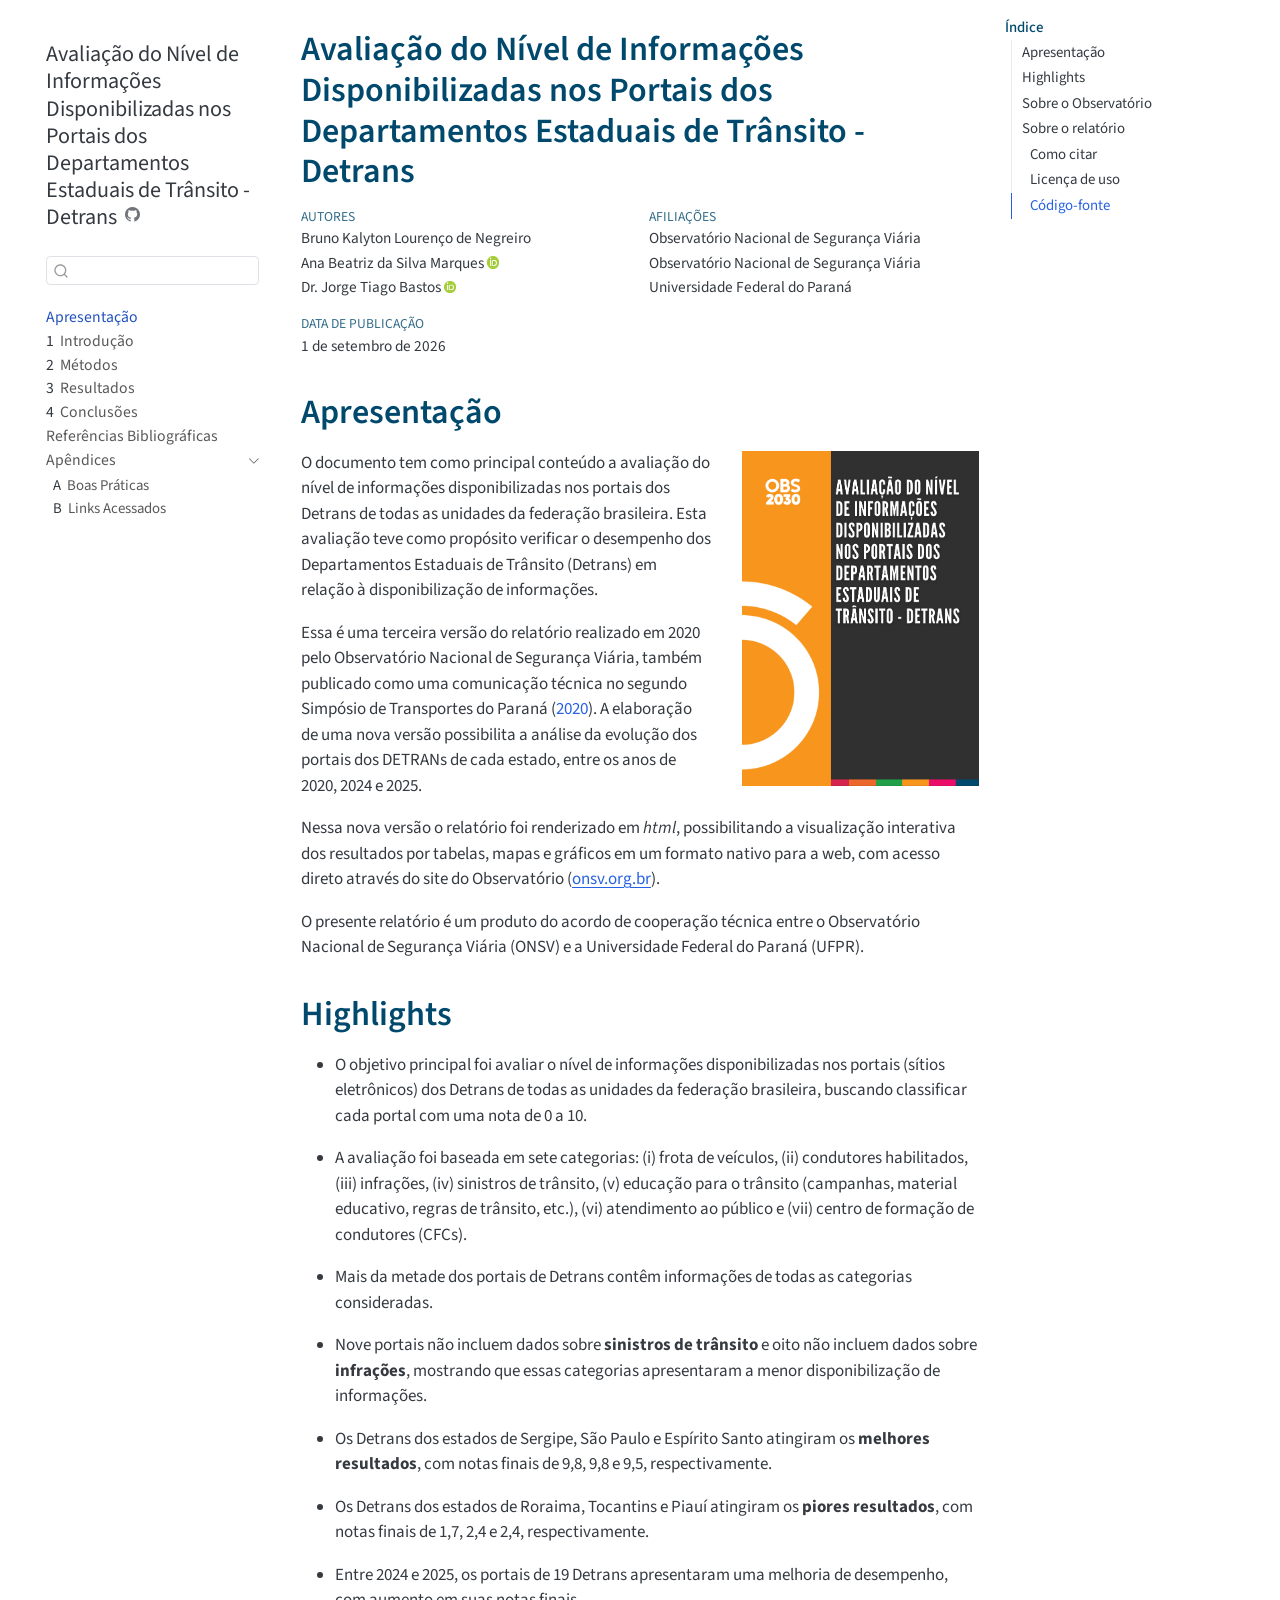
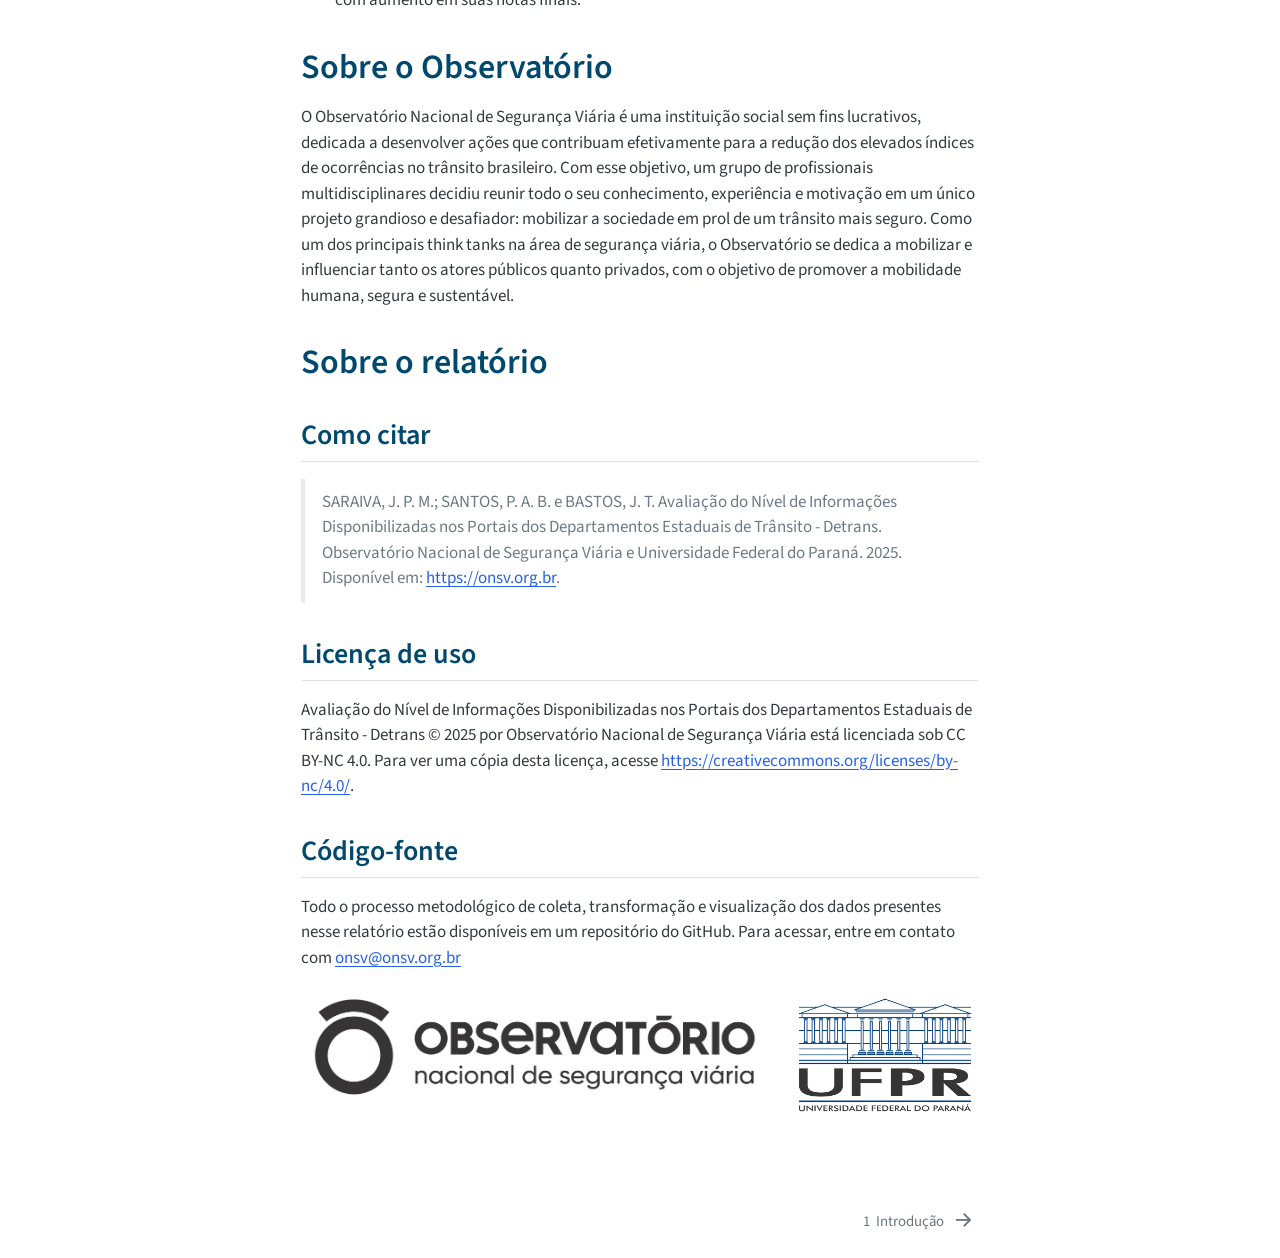
<file: index.html>
<!DOCTYPE html>
<html xmlns="http://www.w3.org/1999/xhtml" lang="pt-BR" xml:lang="pt-BR"><head>

<meta charset="utf-8">
<meta name="generator" content="quarto-1.8.25">

<meta name="viewport" content="width=device-width, initial-scale=1.0, user-scalable=yes">

<meta name="author" content="Bruno Kalyton Lourenço de Negreiro">
<meta name="author" content="Ana Beatriz da Silva Marques">
<meta name="author" content="Dr.&nbsp;Jorge Tiago Bastos">

<title>Avaliação do Nível de Informações Disponibilizadas nos Portais dos Departamentos Estaduais de Trânsito - Detrans</title>
<style>
code{white-space: pre-wrap;}
span.smallcaps{font-variant: small-caps;}
div.columns{display: flex; gap: min(4vw, 1.5em);}
div.column{flex: auto; overflow-x: auto;}
div.hanging-indent{margin-left: 1.5em; text-indent: -1.5em;}
ul.task-list{list-style: none;}
ul.task-list li input[type="checkbox"] {
  width: 0.8em;
  margin: 0 0.8em 0.2em -1em; /* quarto-specific, see https://github.com/quarto-dev/quarto-cli/issues/4556 */ 
  vertical-align: middle;
}
/* CSS for citations */
div.csl-bib-body { }
div.csl-entry {
  clear: both;
  margin-bottom: 1em;
}
.hanging-indent div.csl-entry {
  margin-left:2em;
  text-indent:-2em;
}
div.csl-left-margin {
  min-width:2em;
  float:left;
}
div.csl-right-inline {
  margin-left:2em;
  padding-left:1em;
}
div.csl-indent {
  margin-left: 2em;
}</style>


<script src="site_libs/quarto-nav/quarto-nav.js"></script>
<script src="site_libs/quarto-nav/headroom.min.js"></script>
<script src="site_libs/clipboard/clipboard.min.js"></script>
<script src="site_libs/quarto-search/autocomplete.umd.js"></script>
<script src="site_libs/quarto-search/fuse.min.js"></script>
<script src="site_libs/quarto-search/quarto-search.js"></script>
<meta name="quarto:offset" content="./">
<link href="./01-intro.html" rel="next">
<link href="./logo/onsv-fav.ico" rel="icon">
<script src="site_libs/quarto-html/quarto.js" type="module"></script>
<script src="site_libs/quarto-html/tabsets/tabsets.js" type="module"></script>
<script src="site_libs/quarto-html/axe/axe-check.js" type="module"></script>
<script src="site_libs/quarto-html/popper.min.js"></script>
<script src="site_libs/quarto-html/tippy.umd.min.js"></script>
<script src="site_libs/quarto-html/anchor.min.js"></script>
<link href="site_libs/quarto-html/tippy.css" rel="stylesheet">
<link href="site_libs/quarto-html/quarto-syntax-highlighting-7b89279ff1a6dce999919e0e67d4d9ec.css" rel="stylesheet" id="quarto-text-highlighting-styles">
<script src="site_libs/bootstrap/bootstrap.min.js"></script>
<link href="site_libs/bootstrap/bootstrap-icons.css" rel="stylesheet">
<link href="site_libs/bootstrap/bootstrap-bf1ce2a9bbe0a9c3d8b1e0a16455843c.min.css" rel="stylesheet" append-hash="true" id="quarto-bootstrap" data-mode="light">
<script id="quarto-search-options" type="application/json">{
  "location": "sidebar",
  "copy-button": false,
  "collapse-after": 3,
  "panel-placement": "start",
  "type": "textbox",
  "limit": 50,
  "keyboard-shortcut": [
    "f",
    "/",
    "s"
  ],
  "show-item-context": false,
  "language": {
    "search-no-results-text": "Nenhum resultado",
    "search-matching-documents-text": "documentos correspondentes",
    "search-copy-link-title": "Copiar link para a busca",
    "search-hide-matches-text": "Esconder correspondências adicionais",
    "search-more-match-text": "mais correspondência neste documento",
    "search-more-matches-text": "mais correspondências neste documento",
    "search-clear-button-title": "Limpar",
    "search-text-placeholder": "",
    "search-detached-cancel-button-title": "Cancelar",
    "search-submit-button-title": "Enviar",
    "search-label": "Procurar"
  }
}</script>


<meta name="twitter:title" content="Avaliação do Nível de Informações Disponibilizadas nos Portais dos Departamentos Estaduais de Trânsito - Detrans">
<meta name="twitter:description" content="">
<meta name="twitter:image" content="[data-uri]">
<meta name="twitter:card" content="summary_large_image">
</head>

<body class="nav-sidebar floating quarto-light">

<div id="quarto-search-results"></div>
  <header id="quarto-header" class="headroom fixed-top">
  <nav class="quarto-secondary-nav">
    <div class="container-fluid d-flex">
      <button type="button" class="quarto-btn-toggle btn" data-bs-toggle="collapse" role="button" data-bs-target=".quarto-sidebar-collapse-item" aria-controls="quarto-sidebar" aria-expanded="false" aria-label="Alternar barra lateral" onclick="if (window.quartoToggleHeadroom) { window.quartoToggleHeadroom(); }">
        <i class="bi bi-layout-text-sidebar-reverse"></i>
      </button>
        <nav class="quarto-page-breadcrumbs" aria-label="breadcrumb"><ol class="breadcrumb"><li class="breadcrumb-item"><a href="./index.html">Apresentação</a></li></ol></nav>
        <a class="flex-grow-1" role="navigation" data-bs-toggle="collapse" data-bs-target=".quarto-sidebar-collapse-item" aria-controls="quarto-sidebar" aria-expanded="false" aria-label="Alternar barra lateral" onclick="if (window.quartoToggleHeadroom) { window.quartoToggleHeadroom(); }">      
        </a>
      <button type="button" class="btn quarto-search-button" aria-label="Procurar" onclick="window.quartoOpenSearch();">
        <i class="bi bi-search"></i>
      </button>
    </div>
  </nav>
</header>
<!-- content -->
<div id="quarto-content" class="quarto-container page-columns page-rows-contents page-layout-article">
<!-- sidebar -->
  <nav id="quarto-sidebar" class="sidebar collapse collapse-horizontal quarto-sidebar-collapse-item sidebar-navigation floating overflow-auto">
    <div class="pt-lg-2 mt-2 text-left sidebar-header sidebar-header-stacked">
      <a href="./index.html" class="sidebar-logo-link">
      </a>
    <div class="sidebar-title mb-0 py-0">
      <a href="./">Avaliação do Nível de Informações Disponibilizadas nos Portais dos Departamentos Estaduais de Trânsito - Detrans</a> 
        <div class="sidebar-tools-main">
    <a href="https://www.github.com/onsv/revisao-detrans" title="Source Code" class="quarto-navigation-tool px-1" aria-label="Source Code"><i class="bi bi-github"></i></a>
</div>
    </div>
      </div>
        <div class="mt-2 flex-shrink-0 align-items-center">
        <div class="sidebar-search">
        <div id="quarto-search" class="" title="Procurar"></div>
        </div>
        </div>
    <div class="sidebar-menu-container"> 
    <ul class="list-unstyled mt-1">
        <li class="sidebar-item">
  <div class="sidebar-item-container"> 
  <a href="./index.html" class="sidebar-item-text sidebar-link active">
 <span class="menu-text">Apresentação</span></a>
  </div>
</li>
        <li class="sidebar-item">
  <div class="sidebar-item-container"> 
  <a href="./01-intro.html" class="sidebar-item-text sidebar-link">
 <span class="menu-text"><span class="chapter-number">1</span>&nbsp; <span class="chapter-title">Introdução</span></span></a>
  </div>
</li>
        <li class="sidebar-item">
  <div class="sidebar-item-container"> 
  <a href="./02-metodos.html" class="sidebar-item-text sidebar-link">
 <span class="menu-text"><span class="chapter-number">2</span>&nbsp; <span class="chapter-title">Métodos</span></span></a>
  </div>
</li>
        <li class="sidebar-item">
  <div class="sidebar-item-container"> 
  <a href="./03-resultados.html" class="sidebar-item-text sidebar-link">
 <span class="menu-text"><span class="chapter-number">3</span>&nbsp; <span class="chapter-title">Resultados</span></span></a>
  </div>
</li>
        <li class="sidebar-item">
  <div class="sidebar-item-container"> 
  <a href="./04-conclusao.html" class="sidebar-item-text sidebar-link">
 <span class="menu-text"><span class="chapter-number">4</span>&nbsp; <span class="chapter-title">Conclusões</span></span></a>
  </div>
</li>
        <li class="sidebar-item">
  <div class="sidebar-item-container"> 
  <a href="./99-referencias.html" class="sidebar-item-text sidebar-link">
 <span class="menu-text">Referências Bibliográficas</span></a>
  </div>
</li>
        <li class="sidebar-item sidebar-item-section">
      <div class="sidebar-item-container"> 
            <a class="sidebar-item-text sidebar-link text-start" data-bs-toggle="collapse" data-bs-target="#quarto-sidebar-section-1" role="navigation" aria-expanded="true">
 <span class="menu-text">Apêndices</span></a>
          <a class="sidebar-item-toggle text-start" data-bs-toggle="collapse" data-bs-target="#quarto-sidebar-section-1" role="navigation" aria-expanded="true" aria-label="Alternar seção">
            <i class="bi bi-chevron-right ms-2"></i>
          </a> 
      </div>
      <ul id="quarto-sidebar-section-1" class="collapse list-unstyled sidebar-section depth1 show">  
          <li class="sidebar-item">
  <div class="sidebar-item-container"> 
  <a href="./9a-praticas.html" class="sidebar-item-text sidebar-link">
 <span class="menu-text"><span class="chapter-number">A</span>&nbsp; <span class="chapter-title">Boas Práticas</span></span></a>
  </div>
</li>
          <li class="sidebar-item">
  <div class="sidebar-item-container"> 
  <a href="./9b-links.html" class="sidebar-item-text sidebar-link">
 <span class="menu-text"><span class="chapter-number">B</span>&nbsp; <span class="chapter-title">Links Acessados</span></span></a>
  </div>
</li>
      </ul>
  </li>
    </ul>
    </div>
</nav>
<div id="quarto-sidebar-glass" class="quarto-sidebar-collapse-item" data-bs-toggle="collapse" data-bs-target=".quarto-sidebar-collapse-item"></div>
<!-- margin-sidebar -->
    <div id="quarto-margin-sidebar" class="sidebar margin-sidebar">
        <nav id="TOC" role="doc-toc" class="toc-active">
    <h2 id="toc-title">Índice</h2>
   
  <ul>
  <li><a href="#apresentação" id="toc-apresentação" class="nav-link active" data-scroll-target="#apresentação">Apresentação</a></li>
  <li><a href="#highlights" id="toc-highlights" class="nav-link" data-scroll-target="#highlights">Highlights</a></li>
  <li><a href="#sobre-o-observatório" id="toc-sobre-o-observatório" class="nav-link" data-scroll-target="#sobre-o-observatório">Sobre o Observatório</a></li>
  <li><a href="#sobre-o-relatório" id="toc-sobre-o-relatório" class="nav-link" data-scroll-target="#sobre-o-relatório">Sobre o relatório</a>
  <ul class="collapse">
  <li><a href="#como-citar" id="toc-como-citar" class="nav-link" data-scroll-target="#como-citar">Como citar</a></li>
  <li><a href="#licença-de-uso" id="toc-licença-de-uso" class="nav-link" data-scroll-target="#licença-de-uso">Licença de uso</a></li>
  <li><a href="#código-fonte" id="toc-código-fonte" class="nav-link" data-scroll-target="#código-fonte">Código-fonte</a></li>
  </ul></li>
  </ul>
</nav>
    </div>
<!-- main -->
<main class="content" id="quarto-document-content">

<header id="title-block-header" class="quarto-title-block default">
<div class="quarto-title">
<h1 class="title">Avaliação do Nível de Informações Disponibilizadas nos Portais dos Departamentos Estaduais de Trânsito - Detrans</h1>
</div>


<div class="quarto-title-meta-author">
  <div class="quarto-title-meta-heading">Autores</div>
  <div class="quarto-title-meta-heading">Afiliações</div>
  
    <div class="quarto-title-meta-contents">
    <p class="author">Bruno Kalyton Lourenço de Negreiro </p>
  </div>
  <div class="quarto-title-meta-contents">
        <p class="affiliation">
            Observatório Nacional de Segurança Viária
          </p>
      </div>
    <div class="quarto-title-meta-contents">
    <p class="author">Ana Beatriz da Silva Marques <a href="https://orcid.org/0009-0005-0639-8325" class="quarto-title-author-orcid"> <img src="[data-uri]"></a></p>
  </div>
  <div class="quarto-title-meta-contents">
        <p class="affiliation">
            Observatório Nacional de Segurança Viária
          </p>
      </div>
    <div class="quarto-title-meta-contents">
    <p class="author">Dr.&nbsp;Jorge Tiago Bastos <a href="https://orcid.org/0000-0001-6447-1504" class="quarto-title-author-orcid"> <img src="[data-uri]"></a></p>
  </div>
  <div class="quarto-title-meta-contents">
        <p class="affiliation">
            Universidade Federal do Paraná
          </p>
      </div>
  </div>

<div class="quarto-title-meta">

      
    <div>
    <div class="quarto-title-meta-heading">Data de Publicação</div>
    <div class="quarto-title-meta-contents">
      <p class="date">1 de setembro de 2026</p>
    </div>
  </div>
  
    
  </div>
  


</header>



<section id="apresentação" class="level1 unnumbered">
<h1 class="unnumbered">Apresentação</h1><p><img src="logo/capa.png" title="Avaliação do Nível de Informações Disponibilizadas nos Portais dos Departamentos Estaduais de Trânsito - Detrans" class="quarto-cover-image nolightbox img-fluid"></p>
<p>O documento tem como principal conteúdo a avaliação do nível de informações disponibilizadas nos portais dos Detrans de todas as unidades da federação brasileira. Esta avaliação teve como propósito verificar o desempenho dos Departamentos Estaduais de Trânsito (Detrans) em relação à disponibilização de informações.</p>
<p>Essa é uma terceira versão do relatório realizado em 2020 pelo Observatório Nacional de Segurança Viária, também publicado como uma comunicação técnica no segundo Simpósio de Transportes do Paraná <span class="citation" data-cites="santos2020">(<a href="99-referencias.html#ref-santos2020" role="doc-biblioref">2020</a>)</span>. A elaboração de uma nova versão possibilita a análise da evolução dos portais dos DETRANs de cada estado, entre os anos de 2020, 2024 e 2025.</p>
<p>Nessa nova versão o relatório foi renderizado em <em>html</em>, possibilitando a visualização interativa dos resultados por tabelas, mapas e gráficos em um formato nativo para a web, com acesso direto através do site do Observatório (<a href="https://onsv.org.br">onsv.org.br</a>).</p>
<p>O presente relatório é um produto do acordo de cooperação técnica entre o Observatório Nacional de Segurança Viária (ONSV) e a Universidade Federal do Paraná (UFPR).</p>
</section>
<section id="highlights" class="level1">
<h1>Highlights</h1>
<ul>
<li><p>O objetivo principal foi avaliar o nível de informações disponibilizadas nos portais (sítios eletrônicos) dos Detrans de todas as unidades da federação brasileira, buscando classificar cada portal com uma nota de 0 a 10.</p></li>
<li><p>A avaliação foi baseada em sete categorias: (i) frota de veículos, (ii) condutores habilitados, (iii) infrações, (iv) sinistros de trânsito, (v) educação para o trânsito (campanhas, material educativo, regras de trânsito, etc.), (vi) atendimento ao público e (vii) centro de formação de condutores (CFCs).</p></li>
<li><p>Mais da metade dos portais de Detrans contêm informações de todas as categorias consideradas.</p></li>
<li><p>Nove portais não incluem dados sobre <strong>sinistros de trânsito</strong> e oito não incluem dados sobre <strong>infrações</strong>, mostrando que essas categorias apresentaram a menor disponibilização de informações.</p></li>
<li><p>Os Detrans dos estados de Sergipe, São Paulo e Espírito Santo atingiram os <strong>melhores resultados</strong>, com notas finais de 9,8, 9,8 e 9,5, respectivamente.</p></li>
<li><p>Os Detrans dos estados de Roraima, Tocantins e Piauí atingiram os <strong>piores resultados</strong>, com notas finais de 1,7, 2,4 e 2,4, respectivamente.</p></li>
<li><p>Entre 2024 e 2025, os portais de 19 Detrans apresentaram uma melhoria de desempenho, com aumento em suas notas finais.</p></li>
</ul>
</section>
<section id="sobre-o-observatório" class="level1">
<h1>Sobre o Observatório</h1>
<p>O Observatório Nacional de Segurança Viária é uma instituição social sem fins lucrativos, dedicada a desenvolver ações que contribuam efetivamente para a redução dos elevados índices de ocorrências no trânsito brasileiro. Com esse objetivo, um grupo de profissionais multidisciplinares decidiu reunir todo o seu conhecimento, experiência e motivação em um único projeto grandioso e desafiador: mobilizar a sociedade em prol de um trânsito mais seguro. Como um dos principais think tanks na área de segurança viária, o Observatório se dedica a mobilizar e influenciar tanto os atores públicos quanto privados, com o objetivo de promover a mobilidade humana, segura e sustentável.</p>
</section>
<section id="sobre-o-relatório" class="level1">
<h1>Sobre o relatório</h1>
<section id="como-citar" class="level2">
<h2 class="anchored" data-anchor-id="como-citar">Como citar</h2>
<blockquote class="blockquote">
<p>SARAIVA, J. P. M.; SANTOS, P. A. B. e BASTOS, J. T. Avaliação do Nível de Informações Disponibilizadas nos Portais dos Departamentos Estaduais de Trânsito - Detrans. Observatório Nacional de Segurança Viária e Universidade Federal do Paraná. 2025. Disponível em: <a href="https://onsv.org.br" class="uri">https://onsv.org.br</a>.</p>
</blockquote>
</section>
<section id="licença-de-uso" class="level2">
<h2 class="anchored" data-anchor-id="licença-de-uso">Licença de uso</h2>
<p>Avaliação do Nível de Informações Disponibilizadas nos Portais dos Departamentos Estaduais de Trânsito - Detrans © 2025 por Observatório Nacional de Segurança Viária está licenciada sob CC BY-NC 4.0. Para ver uma cópia desta licença, acesse <a href="https://creativecommons.org/licenses/by-nc/4.0/" class="uri">https://creativecommons.org/licenses/by-nc/4.0/</a>.</p>
</section>
<section id="código-fonte" class="level2">
<h2 class="anchored" data-anchor-id="código-fonte">Código-fonte</h2>
<p>Todo o processo metodológico de coleta, transformação e visualização dos dados presentes nesse relatório estão disponíveis em um repositório do GitHub. Para acessar, entre em contato com <a href="mailto:onsv@onsv.org.br">onsv@onsv.org.br</a></p>
<!-- # Agradecimentos

A equipe de autores agradece às instituições que enviaram suas considerações, contribuindo com o aprimoramento dos métodos aqui apresentados: CET-MG, Detran-ES, Detran-DF, Detran-GO, Detran-MT, Detran-PB, Detran-PR, Detran-SC, Detran-SP e Detran-RN.

A equipe de autores também agradece pelo apoio do Centro de Liderança Pública e do pesquisador Daniel Vasconcellos Archer Duque na elaboração do relatório. -->
<div class="quarto-layout-panel" data-layout-ncol="2">
<div class="quarto-layout-row">
<div class="left quarto-layout-cell" style="flex-basis: 71.4%;justify-content: center;">
<p><img src="logo/onsv_logo_main.png" class="img-fluid"></p>
</div>
<div class="right quarto-layout-cell" style="flex-basis: 28.6%;justify-content: center;">
<div class="quarto-figure quarto-figure-center">
<figure class="figure">
<p><img src="logo/marca_UFPR.png" class="img-fluid quarto-figure quarto-figure-center figure-img"></p>
</figure>
</div>
</div>
</div>
</div>


<div id="refs" class="references csl-bib-body" data-entry-spacing="1" role="list" style="display: none">
<div id="ref-santos2020" class="csl-entry" role="listitem">
SANTOS, P. A. B. DOS; BASTOS, J. T.; GARONCE, F. V. <strong>AVALIAÇÃO DO CONTEÚDO DOS PORTAIS DOS DEPARTAMENTOS ESTADUAIS DE TRÂNSITO - DETRANs</strong>. 28 nov. 2020. Disponível em: &lt;<a href="https://stpr.ufpr.br/wp-content/uploads/2021/02/Anais-STPR-2020-1.pdf">https://stpr.ufpr.br/wp-content/uploads/2021/02/Anais-STPR-2020-1.pdf</a>&gt;
</div>
</div>
</section>
</section>

</main> <!-- /main -->
<script id="quarto-html-after-body" type="application/javascript">
  window.document.addEventListener("DOMContentLoaded", function (event) {
    const icon = "";
    const anchorJS = new window.AnchorJS();
    anchorJS.options = {
      placement: 'right',
      icon: icon
    };
    anchorJS.add('.anchored');
    const isCodeAnnotation = (el) => {
      for (const clz of el.classList) {
        if (clz.startsWith('code-annotation-')) {                     
          return true;
        }
      }
      return false;
    }
    const onCopySuccess = function(e) {
      // button target
      const button = e.trigger;
      // don't keep focus
      button.blur();
      // flash "checked"
      button.classList.add('code-copy-button-checked');
      var currentTitle = button.getAttribute("title");
      button.setAttribute("title", "Copiada");
      let tooltip;
      if (window.bootstrap) {
        button.setAttribute("data-bs-toggle", "tooltip");
        button.setAttribute("data-bs-placement", "left");
        button.setAttribute("data-bs-title", "Copiada");
        tooltip = new bootstrap.Tooltip(button, 
          { trigger: "manual", 
            customClass: "code-copy-button-tooltip",
            offset: [0, -8]});
        tooltip.show();    
      }
      setTimeout(function() {
        if (tooltip) {
          tooltip.hide();
          button.removeAttribute("data-bs-title");
          button.removeAttribute("data-bs-toggle");
          button.removeAttribute("data-bs-placement");
        }
        button.setAttribute("title", currentTitle);
        button.classList.remove('code-copy-button-checked');
      }, 1000);
      // clear code selection
      e.clearSelection();
    }
    const getTextToCopy = function(trigger) {
      const outerScaffold = trigger.parentElement.cloneNode(true);
      const codeEl = outerScaffold.querySelector('code');
      for (const childEl of codeEl.children) {
        if (isCodeAnnotation(childEl)) {
          childEl.remove();
        }
      }
      return codeEl.innerText;
    }
    const clipboard = new window.ClipboardJS('.code-copy-button:not([data-in-quarto-modal])', {
      text: getTextToCopy
    });
    clipboard.on('success', onCopySuccess);
    if (window.document.getElementById('quarto-embedded-source-code-modal')) {
      const clipboardModal = new window.ClipboardJS('.code-copy-button[data-in-quarto-modal]', {
        text: getTextToCopy,
        container: window.document.getElementById('quarto-embedded-source-code-modal')
      });
      clipboardModal.on('success', onCopySuccess);
    }
      var localhostRegex = new RegExp(/^(?:http|https):\/\/localhost\:?[0-9]*\//);
      var mailtoRegex = new RegExp(/^mailto:/);
        var filterRegex = new RegExp('/' + window.location.host + '/');
      var isInternal = (href) => {
          return filterRegex.test(href) || localhostRegex.test(href) || mailtoRegex.test(href);
      }
      // Inspect non-navigation links and adorn them if external
     var links = window.document.querySelectorAll('a[href]:not(.nav-link):not(.navbar-brand):not(.toc-action):not(.sidebar-link):not(.sidebar-item-toggle):not(.pagination-link):not(.no-external):not([aria-hidden]):not(.dropdown-item):not(.quarto-navigation-tool):not(.about-link)');
      for (var i=0; i<links.length; i++) {
        const link = links[i];
        if (!isInternal(link.href)) {
          // undo the damage that might have been done by quarto-nav.js in the case of
          // links that we want to consider external
          if (link.dataset.originalHref !== undefined) {
            link.href = link.dataset.originalHref;
          }
        }
      }
    function tippyHover(el, contentFn, onTriggerFn, onUntriggerFn) {
      const config = {
        allowHTML: true,
        maxWidth: 500,
        delay: 100,
        arrow: false,
        appendTo: function(el) {
            return el.parentElement;
        },
        interactive: true,
        interactiveBorder: 10,
        theme: 'quarto',
        placement: 'bottom-start',
      };
      if (contentFn) {
        config.content = contentFn;
      }
      if (onTriggerFn) {
        config.onTrigger = onTriggerFn;
      }
      if (onUntriggerFn) {
        config.onUntrigger = onUntriggerFn;
      }
      window.tippy(el, config); 
    }
    const noterefs = window.document.querySelectorAll('a[role="doc-noteref"]');
    for (var i=0; i<noterefs.length; i++) {
      const ref = noterefs[i];
      tippyHover(ref, function() {
        // use id or data attribute instead here
        let href = ref.getAttribute('data-footnote-href') || ref.getAttribute('href');
        try { href = new URL(href).hash; } catch {}
        const id = href.replace(/^#\/?/, "");
        const note = window.document.getElementById(id);
        if (note) {
          return note.innerHTML;
        } else {
          return "";
        }
      });
    }
    const xrefs = window.document.querySelectorAll('a.quarto-xref');
    const processXRef = (id, note) => {
      // Strip column container classes
      const stripColumnClz = (el) => {
        el.classList.remove("page-full", "page-columns");
        if (el.children) {
          for (const child of el.children) {
            stripColumnClz(child);
          }
        }
      }
      stripColumnClz(note)
      if (id === null || id.startsWith('sec-')) {
        // Special case sections, only their first couple elements
        const container = document.createElement("div");
        if (note.children && note.children.length > 2) {
          container.appendChild(note.children[0].cloneNode(true));
          for (let i = 1; i < note.children.length; i++) {
            const child = note.children[i];
            if (child.tagName === "P" && child.innerText === "") {
              continue;
            } else {
              container.appendChild(child.cloneNode(true));
              break;
            }
          }
          if (window.Quarto?.typesetMath) {
            window.Quarto.typesetMath(container);
          }
          return container.innerHTML
        } else {
          if (window.Quarto?.typesetMath) {
            window.Quarto.typesetMath(note);
          }
          return note.innerHTML;
        }
      } else {
        // Remove any anchor links if they are present
        const anchorLink = note.querySelector('a.anchorjs-link');
        if (anchorLink) {
          anchorLink.remove();
        }
        if (window.Quarto?.typesetMath) {
          window.Quarto.typesetMath(note);
        }
        if (note.classList.contains("callout")) {
          return note.outerHTML;
        } else {
          return note.innerHTML;
        }
      }
    }
    for (var i=0; i<xrefs.length; i++) {
      const xref = xrefs[i];
      tippyHover(xref, undefined, function(instance) {
        instance.disable();
        let url = xref.getAttribute('href');
        let hash = undefined; 
        if (url.startsWith('#')) {
          hash = url;
        } else {
          try { hash = new URL(url).hash; } catch {}
        }
        if (hash) {
          const id = hash.replace(/^#\/?/, "");
          const note = window.document.getElementById(id);
          if (note !== null) {
            try {
              const html = processXRef(id, note.cloneNode(true));
              instance.setContent(html);
            } finally {
              instance.enable();
              instance.show();
            }
          } else {
            // See if we can fetch this
            fetch(url.split('#')[0])
            .then(res => res.text())
            .then(html => {
              const parser = new DOMParser();
              const htmlDoc = parser.parseFromString(html, "text/html");
              const note = htmlDoc.getElementById(id);
              if (note !== null) {
                const html = processXRef(id, note);
                instance.setContent(html);
              } 
            }).finally(() => {
              instance.enable();
              instance.show();
            });
          }
        } else {
          // See if we can fetch a full url (with no hash to target)
          // This is a special case and we should probably do some content thinning / targeting
          fetch(url)
          .then(res => res.text())
          .then(html => {
            const parser = new DOMParser();
            const htmlDoc = parser.parseFromString(html, "text/html");
            const note = htmlDoc.querySelector('main.content');
            if (note !== null) {
              // This should only happen for chapter cross references
              // (since there is no id in the URL)
              // remove the first header
              if (note.children.length > 0 && note.children[0].tagName === "HEADER") {
                note.children[0].remove();
              }
              const html = processXRef(null, note);
              instance.setContent(html);
            } 
          }).finally(() => {
            instance.enable();
            instance.show();
          });
        }
      }, function(instance) {
      });
    }
        let selectedAnnoteEl;
        const selectorForAnnotation = ( cell, annotation) => {
          let cellAttr = 'data-code-cell="' + cell + '"';
          let lineAttr = 'data-code-annotation="' +  annotation + '"';
          const selector = 'span[' + cellAttr + '][' + lineAttr + ']';
          return selector;
        }
        const selectCodeLines = (annoteEl) => {
          const doc = window.document;
          const targetCell = annoteEl.getAttribute("data-target-cell");
          const targetAnnotation = annoteEl.getAttribute("data-target-annotation");
          const annoteSpan = window.document.querySelector(selectorForAnnotation(targetCell, targetAnnotation));
          const lines = annoteSpan.getAttribute("data-code-lines").split(",");
          const lineIds = lines.map((line) => {
            return targetCell + "-" + line;
          })
          let top = null;
          let height = null;
          let parent = null;
          if (lineIds.length > 0) {
              //compute the position of the single el (top and bottom and make a div)
              const el = window.document.getElementById(lineIds[0]);
              top = el.offsetTop;
              height = el.offsetHeight;
              parent = el.parentElement.parentElement;
            if (lineIds.length > 1) {
              const lastEl = window.document.getElementById(lineIds[lineIds.length - 1]);
              const bottom = lastEl.offsetTop + lastEl.offsetHeight;
              height = bottom - top;
            }
            if (top !== null && height !== null && parent !== null) {
              // cook up a div (if necessary) and position it 
              let div = window.document.getElementById("code-annotation-line-highlight");
              if (div === null) {
                div = window.document.createElement("div");
                div.setAttribute("id", "code-annotation-line-highlight");
                div.style.position = 'absolute';
                parent.appendChild(div);
              }
              div.style.top = top - 2 + "px";
              div.style.height = height + 4 + "px";
              div.style.left = 0;
              let gutterDiv = window.document.getElementById("code-annotation-line-highlight-gutter");
              if (gutterDiv === null) {
                gutterDiv = window.document.createElement("div");
                gutterDiv.setAttribute("id", "code-annotation-line-highlight-gutter");
                gutterDiv.style.position = 'absolute';
                const codeCell = window.document.getElementById(targetCell);
                const gutter = codeCell.querySelector('.code-annotation-gutter');
                gutter.appendChild(gutterDiv);
              }
              gutterDiv.style.top = top - 2 + "px";
              gutterDiv.style.height = height + 4 + "px";
            }
            selectedAnnoteEl = annoteEl;
          }
        };
        const unselectCodeLines = () => {
          const elementsIds = ["code-annotation-line-highlight", "code-annotation-line-highlight-gutter"];
          elementsIds.forEach((elId) => {
            const div = window.document.getElementById(elId);
            if (div) {
              div.remove();
            }
          });
          selectedAnnoteEl = undefined;
        };
          // Handle positioning of the toggle
      window.addEventListener(
        "resize",
        throttle(() => {
          elRect = undefined;
          if (selectedAnnoteEl) {
            selectCodeLines(selectedAnnoteEl);
          }
        }, 10)
      );
      function throttle(fn, ms) {
      let throttle = false;
      let timer;
        return (...args) => {
          if(!throttle) { // first call gets through
              fn.apply(this, args);
              throttle = true;
          } else { // all the others get throttled
              if(timer) clearTimeout(timer); // cancel #2
              timer = setTimeout(() => {
                fn.apply(this, args);
                timer = throttle = false;
              }, ms);
          }
        };
      }
        // Attach click handler to the DT
        const annoteDls = window.document.querySelectorAll('dt[data-target-cell]');
        for (const annoteDlNode of annoteDls) {
          annoteDlNode.addEventListener('click', (event) => {
            const clickedEl = event.target;
            if (clickedEl !== selectedAnnoteEl) {
              unselectCodeLines();
              const activeEl = window.document.querySelector('dt[data-target-cell].code-annotation-active');
              if (activeEl) {
                activeEl.classList.remove('code-annotation-active');
              }
              selectCodeLines(clickedEl);
              clickedEl.classList.add('code-annotation-active');
            } else {
              // Unselect the line
              unselectCodeLines();
              clickedEl.classList.remove('code-annotation-active');
            }
          });
        }
    const findCites = (el) => {
      const parentEl = el.parentElement;
      if (parentEl) {
        const cites = parentEl.dataset.cites;
        if (cites) {
          return {
            el,
            cites: cites.split(' ')
          };
        } else {
          return findCites(el.parentElement)
        }
      } else {
        return undefined;
      }
    };
    var bibliorefs = window.document.querySelectorAll('a[role="doc-biblioref"]');
    for (var i=0; i<bibliorefs.length; i++) {
      const ref = bibliorefs[i];
      const citeInfo = findCites(ref);
      if (citeInfo) {
        tippyHover(citeInfo.el, function() {
          var popup = window.document.createElement('div');
          citeInfo.cites.forEach(function(cite) {
            var citeDiv = window.document.createElement('div');
            citeDiv.classList.add('hanging-indent');
            citeDiv.classList.add('csl-entry');
            var biblioDiv = window.document.getElementById('ref-' + cite);
            if (biblioDiv) {
              citeDiv.innerHTML = biblioDiv.innerHTML;
            }
            popup.appendChild(citeDiv);
          });
          return popup.innerHTML;
        });
      }
    }
  });
  </script>
<nav class="page-navigation">
  <div class="nav-page nav-page-previous">
  </div>
  <div class="nav-page nav-page-next">
      <a href="./01-intro.html" class="pagination-link" aria-label="Introdução">
        <span class="nav-page-text"><span class="chapter-number">1</span>&nbsp; <span class="chapter-title">Introdução</span></span> <i class="bi bi-arrow-right-short"></i>
      </a>
  </div>
</nav>
</div> <!-- /content -->




</body></html>
</file>
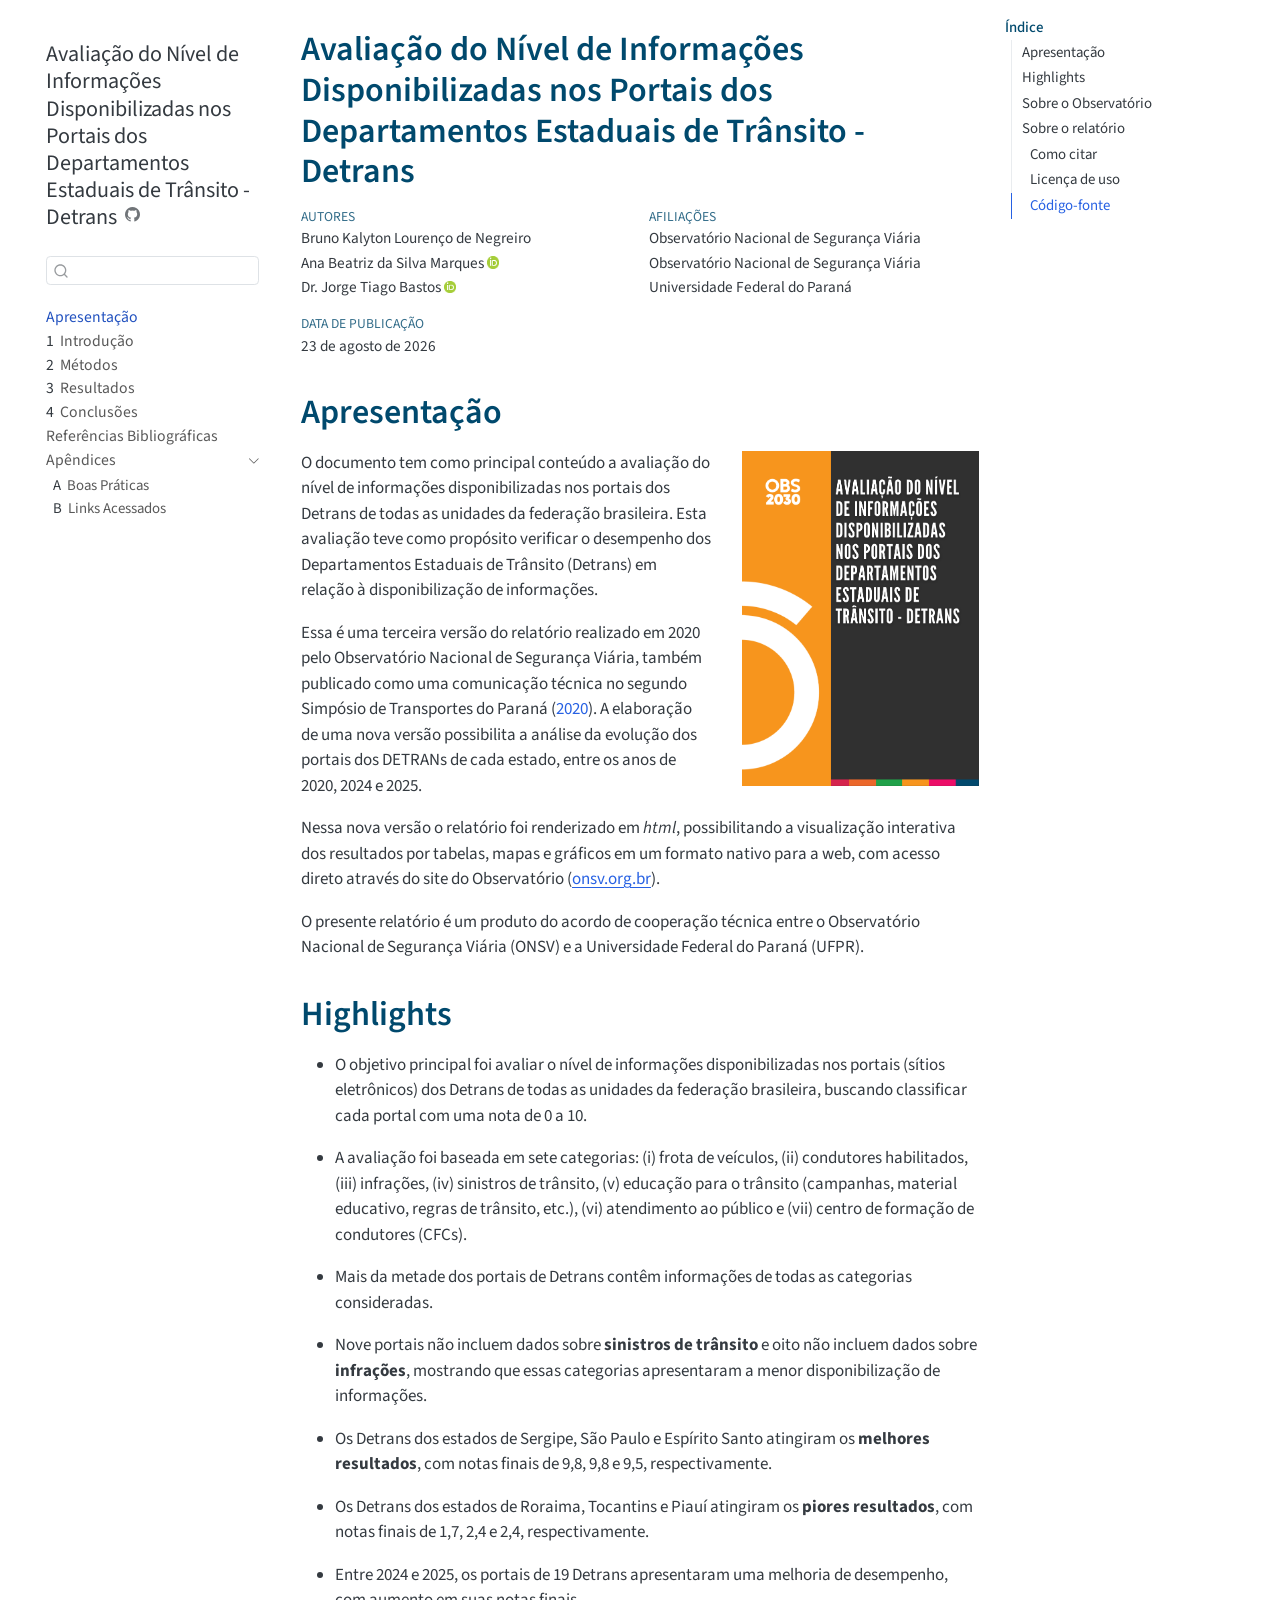
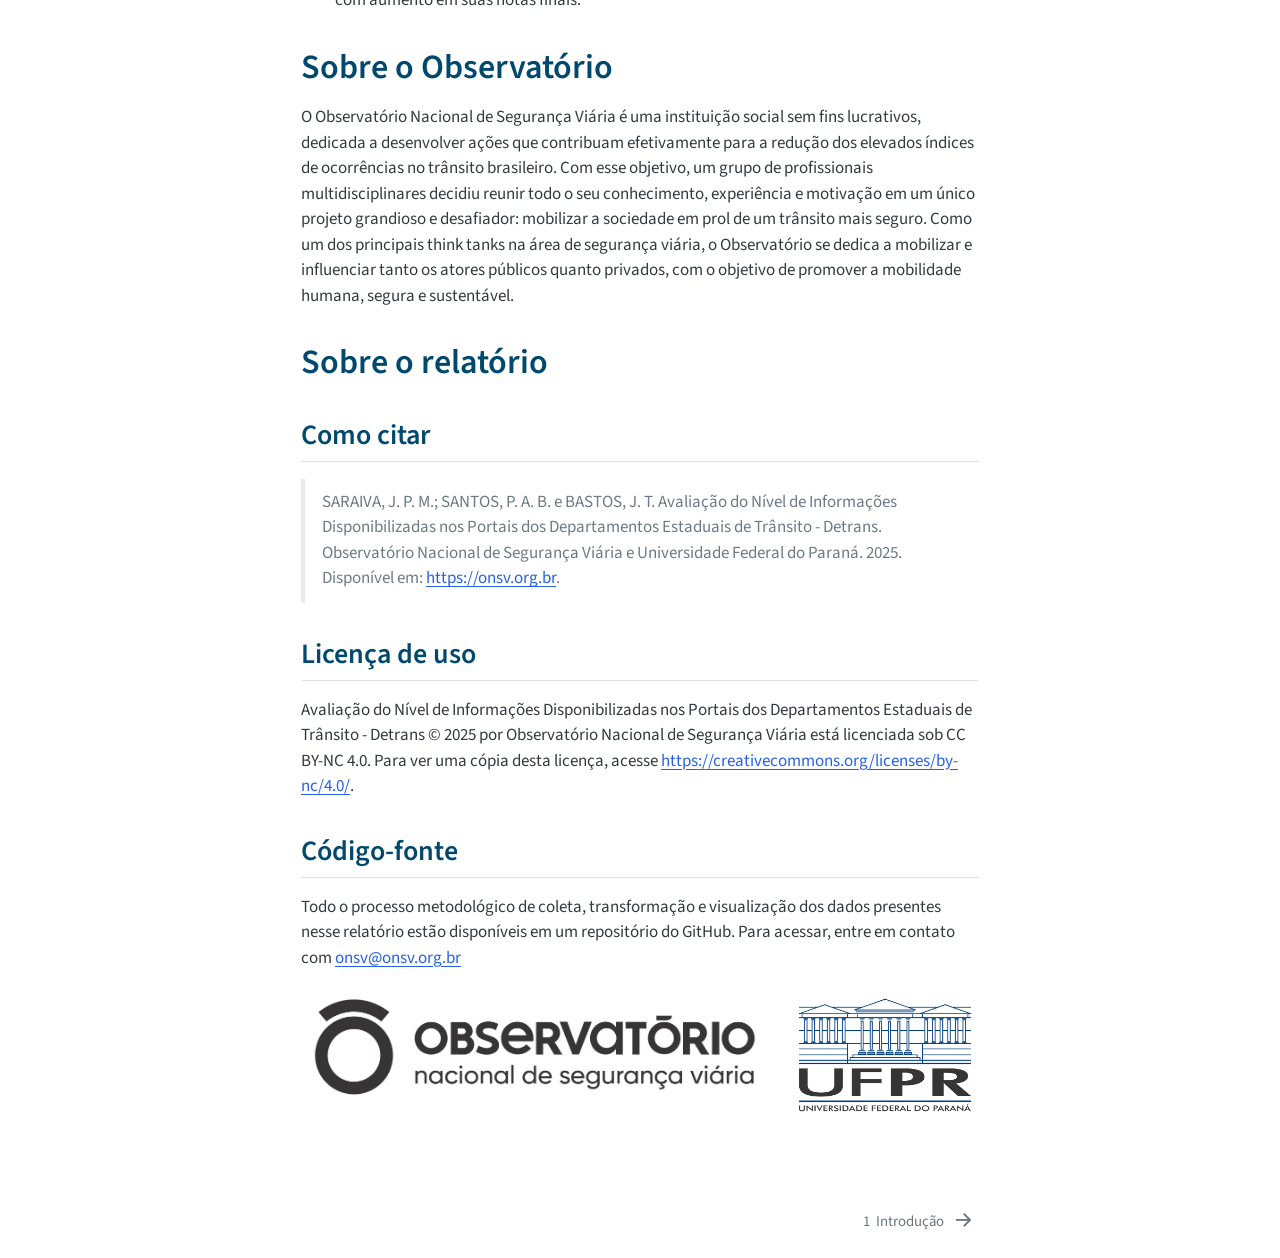
<file: docs/index.html>
<!DOCTYPE html>
<html xmlns="http://www.w3.org/1999/xhtml" lang="pt-BR" xml:lang="pt-BR"><head>

<meta charset="utf-8">
<meta name="generator" content="quarto-1.8.25">

<meta name="viewport" content="width=device-width, initial-scale=1.0, user-scalable=yes">

<meta name="author" content="Bruno Kalyton Lourenço de Negreiro">
<meta name="author" content="Ana Beatriz da Silva Marques">
<meta name="author" content="Dr.&nbsp;Jorge Tiago Bastos">

<title>Avaliação do Nível de Informações Disponibilizadas nos Portais dos Departamentos Estaduais de Trânsito - Detrans</title>
<style>
code{white-space: pre-wrap;}
span.smallcaps{font-variant: small-caps;}
div.columns{display: flex; gap: min(4vw, 1.5em);}
div.column{flex: auto; overflow-x: auto;}
div.hanging-indent{margin-left: 1.5em; text-indent: -1.5em;}
ul.task-list{list-style: none;}
ul.task-list li input[type="checkbox"] {
  width: 0.8em;
  margin: 0 0.8em 0.2em -1em; /* quarto-specific, see https://github.com/quarto-dev/quarto-cli/issues/4556 */ 
  vertical-align: middle;
}
/* CSS for citations */
div.csl-bib-body { }
div.csl-entry {
  clear: both;
  margin-bottom: 1em;
}
.hanging-indent div.csl-entry {
  margin-left:2em;
  text-indent:-2em;
}
div.csl-left-margin {
  min-width:2em;
  float:left;
}
div.csl-right-inline {
  margin-left:2em;
  padding-left:1em;
}
div.csl-indent {
  margin-left: 2em;
}</style>


<script src="site_libs/quarto-nav/quarto-nav.js"></script>
<script src="site_libs/quarto-nav/headroom.min.js"></script>
<script src="site_libs/clipboard/clipboard.min.js"></script>
<script src="site_libs/quarto-search/autocomplete.umd.js"></script>
<script src="site_libs/quarto-search/fuse.min.js"></script>
<script src="site_libs/quarto-search/quarto-search.js"></script>
<meta name="quarto:offset" content="./">
<link href="./01-intro.html" rel="next">
<link href="./logo/onsv-fav.ico" rel="icon">
<script src="site_libs/quarto-html/quarto.js" type="module"></script>
<script src="site_libs/quarto-html/tabsets/tabsets.js" type="module"></script>
<script src="site_libs/quarto-html/axe/axe-check.js" type="module"></script>
<script src="site_libs/quarto-html/popper.min.js"></script>
<script src="site_libs/quarto-html/tippy.umd.min.js"></script>
<script src="site_libs/quarto-html/anchor.min.js"></script>
<link href="site_libs/quarto-html/tippy.css" rel="stylesheet">
<link href="site_libs/quarto-html/quarto-syntax-highlighting-7b89279ff1a6dce999919e0e67d4d9ec.css" rel="stylesheet" id="quarto-text-highlighting-styles">
<script src="site_libs/bootstrap/bootstrap.min.js"></script>
<link href="site_libs/bootstrap/bootstrap-icons.css" rel="stylesheet">
<link href="site_libs/bootstrap/bootstrap-bf1ce2a9bbe0a9c3d8b1e0a16455843c.min.css" rel="stylesheet" append-hash="true" id="quarto-bootstrap" data-mode="light">
<script id="quarto-search-options" type="application/json">{
  "location": "sidebar",
  "copy-button": false,
  "collapse-after": 3,
  "panel-placement": "start",
  "type": "textbox",
  "limit": 50,
  "keyboard-shortcut": [
    "f",
    "/",
    "s"
  ],
  "show-item-context": false,
  "language": {
    "search-no-results-text": "Nenhum resultado",
    "search-matching-documents-text": "documentos correspondentes",
    "search-copy-link-title": "Copiar link para a busca",
    "search-hide-matches-text": "Esconder correspondências adicionais",
    "search-more-match-text": "mais correspondência neste documento",
    "search-more-matches-text": "mais correspondências neste documento",
    "search-clear-button-title": "Limpar",
    "search-text-placeholder": "",
    "search-detached-cancel-button-title": "Cancelar",
    "search-submit-button-title": "Enviar",
    "search-label": "Procurar"
  }
}</script>


<meta name="twitter:title" content="Avaliação do Nível de Informações Disponibilizadas nos Portais dos Departamentos Estaduais de Trânsito - Detrans">
<meta name="twitter:description" content="">
<meta name="twitter:image" content="[data-uri]">
<meta name="twitter:card" content="summary_large_image">
</head>

<body class="nav-sidebar floating quarto-light">

<div id="quarto-search-results"></div>
  <header id="quarto-header" class="headroom fixed-top">
  <nav class="quarto-secondary-nav">
    <div class="container-fluid d-flex">
      <button type="button" class="quarto-btn-toggle btn" data-bs-toggle="collapse" role="button" data-bs-target=".quarto-sidebar-collapse-item" aria-controls="quarto-sidebar" aria-expanded="false" aria-label="Alternar barra lateral" onclick="if (window.quartoToggleHeadroom) { window.quartoToggleHeadroom(); }">
        <i class="bi bi-layout-text-sidebar-reverse"></i>
      </button>
        <nav class="quarto-page-breadcrumbs" aria-label="breadcrumb"><ol class="breadcrumb"><li class="breadcrumb-item"><a href="./index.html">Apresentação</a></li></ol></nav>
        <a class="flex-grow-1" role="navigation" data-bs-toggle="collapse" data-bs-target=".quarto-sidebar-collapse-item" aria-controls="quarto-sidebar" aria-expanded="false" aria-label="Alternar barra lateral" onclick="if (window.quartoToggleHeadroom) { window.quartoToggleHeadroom(); }">      
        </a>
      <button type="button" class="btn quarto-search-button" aria-label="Procurar" onclick="window.quartoOpenSearch();">
        <i class="bi bi-search"></i>
      </button>
    </div>
  </nav>
</header>
<!-- content -->
<div id="quarto-content" class="quarto-container page-columns page-rows-contents page-layout-article">
<!-- sidebar -->
  <nav id="quarto-sidebar" class="sidebar collapse collapse-horizontal quarto-sidebar-collapse-item sidebar-navigation floating overflow-auto">
    <div class="pt-lg-2 mt-2 text-left sidebar-header sidebar-header-stacked">
      <a href="./index.html" class="sidebar-logo-link">
      </a>
    <div class="sidebar-title mb-0 py-0">
      <a href="./">Avaliação do Nível de Informações Disponibilizadas nos Portais dos Departamentos Estaduais de Trânsito - Detrans</a> 
        <div class="sidebar-tools-main">
    <a href="https://www.github.com/onsv/revisao-detrans" title="Source Code" class="quarto-navigation-tool px-1" aria-label="Source Code"><i class="bi bi-github"></i></a>
</div>
    </div>
      </div>
        <div class="mt-2 flex-shrink-0 align-items-center">
        <div class="sidebar-search">
        <div id="quarto-search" class="" title="Procurar"></div>
        </div>
        </div>
    <div class="sidebar-menu-container"> 
    <ul class="list-unstyled mt-1">
        <li class="sidebar-item">
  <div class="sidebar-item-container"> 
  <a href="./index.html" class="sidebar-item-text sidebar-link active">
 <span class="menu-text">Apresentação</span></a>
  </div>
</li>
        <li class="sidebar-item">
  <div class="sidebar-item-container"> 
  <a href="./01-intro.html" class="sidebar-item-text sidebar-link">
 <span class="menu-text"><span class="chapter-number">1</span>&nbsp; <span class="chapter-title">Introdução</span></span></a>
  </div>
</li>
        <li class="sidebar-item">
  <div class="sidebar-item-container"> 
  <a href="./02-metodos.html" class="sidebar-item-text sidebar-link">
 <span class="menu-text"><span class="chapter-number">2</span>&nbsp; <span class="chapter-title">Métodos</span></span></a>
  </div>
</li>
        <li class="sidebar-item">
  <div class="sidebar-item-container"> 
  <a href="./03-resultados.html" class="sidebar-item-text sidebar-link">
 <span class="menu-text"><span class="chapter-number">3</span>&nbsp; <span class="chapter-title">Resultados</span></span></a>
  </div>
</li>
        <li class="sidebar-item">
  <div class="sidebar-item-container"> 
  <a href="./04-conclusao.html" class="sidebar-item-text sidebar-link">
 <span class="menu-text"><span class="chapter-number">4</span>&nbsp; <span class="chapter-title">Conclusões</span></span></a>
  </div>
</li>
        <li class="sidebar-item">
  <div class="sidebar-item-container"> 
  <a href="./99-referencias.html" class="sidebar-item-text sidebar-link">
 <span class="menu-text">Referências Bibliográficas</span></a>
  </div>
</li>
        <li class="sidebar-item sidebar-item-section">
      <div class="sidebar-item-container"> 
            <a class="sidebar-item-text sidebar-link text-start" data-bs-toggle="collapse" data-bs-target="#quarto-sidebar-section-1" role="navigation" aria-expanded="true">
 <span class="menu-text">Apêndices</span></a>
          <a class="sidebar-item-toggle text-start" data-bs-toggle="collapse" data-bs-target="#quarto-sidebar-section-1" role="navigation" aria-expanded="true" aria-label="Alternar seção">
            <i class="bi bi-chevron-right ms-2"></i>
          </a> 
      </div>
      <ul id="quarto-sidebar-section-1" class="collapse list-unstyled sidebar-section depth1 show">  
          <li class="sidebar-item">
  <div class="sidebar-item-container"> 
  <a href="./9a-praticas.html" class="sidebar-item-text sidebar-link">
 <span class="menu-text"><span class="chapter-number">A</span>&nbsp; <span class="chapter-title">Boas Práticas</span></span></a>
  </div>
</li>
          <li class="sidebar-item">
  <div class="sidebar-item-container"> 
  <a href="./9b-links.html" class="sidebar-item-text sidebar-link">
 <span class="menu-text"><span class="chapter-number">B</span>&nbsp; <span class="chapter-title">Links Acessados</span></span></a>
  </div>
</li>
      </ul>
  </li>
    </ul>
    </div>
</nav>
<div id="quarto-sidebar-glass" class="quarto-sidebar-collapse-item" data-bs-toggle="collapse" data-bs-target=".quarto-sidebar-collapse-item"></div>
<!-- margin-sidebar -->
    <div id="quarto-margin-sidebar" class="sidebar margin-sidebar">
        <nav id="TOC" role="doc-toc" class="toc-active">
    <h2 id="toc-title">Índice</h2>
   
  <ul>
  <li><a href="#apresentação" id="toc-apresentação" class="nav-link active" data-scroll-target="#apresentação">Apresentação</a></li>
  <li><a href="#highlights" id="toc-highlights" class="nav-link" data-scroll-target="#highlights">Highlights</a></li>
  <li><a href="#sobre-o-observatório" id="toc-sobre-o-observatório" class="nav-link" data-scroll-target="#sobre-o-observatório">Sobre o Observatório</a></li>
  <li><a href="#sobre-o-relatório" id="toc-sobre-o-relatório" class="nav-link" data-scroll-target="#sobre-o-relatório">Sobre o relatório</a>
  <ul class="collapse">
  <li><a href="#como-citar" id="toc-como-citar" class="nav-link" data-scroll-target="#como-citar">Como citar</a></li>
  <li><a href="#licença-de-uso" id="toc-licença-de-uso" class="nav-link" data-scroll-target="#licença-de-uso">Licença de uso</a></li>
  <li><a href="#código-fonte" id="toc-código-fonte" class="nav-link" data-scroll-target="#código-fonte">Código-fonte</a></li>
  </ul></li>
  </ul>
</nav>
    </div>
<!-- main -->
<main class="content" id="quarto-document-content">

<header id="title-block-header" class="quarto-title-block default">
<div class="quarto-title">
<h1 class="title">Avaliação do Nível de Informações Disponibilizadas nos Portais dos Departamentos Estaduais de Trânsito - Detrans</h1>
</div>


<div class="quarto-title-meta-author">
  <div class="quarto-title-meta-heading">Autores</div>
  <div class="quarto-title-meta-heading">Afiliações</div>
  
    <div class="quarto-title-meta-contents">
    <p class="author">Bruno Kalyton Lourenço de Negreiro </p>
  </div>
  <div class="quarto-title-meta-contents">
        <p class="affiliation">
            Observatório Nacional de Segurança Viária
          </p>
      </div>
    <div class="quarto-title-meta-contents">
    <p class="author">Ana Beatriz da Silva Marques <a href="https://orcid.org/0009-0005-0639-8325" class="quarto-title-author-orcid"> <img src="[data-uri]"></a></p>
  </div>
  <div class="quarto-title-meta-contents">
        <p class="affiliation">
            Observatório Nacional de Segurança Viária
          </p>
      </div>
    <div class="quarto-title-meta-contents">
    <p class="author">Dr.&nbsp;Jorge Tiago Bastos <a href="https://orcid.org/0000-0001-6447-1504" class="quarto-title-author-orcid"> <img src="[data-uri]"></a></p>
  </div>
  <div class="quarto-title-meta-contents">
        <p class="affiliation">
            Universidade Federal do Paraná
          </p>
      </div>
  </div>

<div class="quarto-title-meta">

      
    <div>
    <div class="quarto-title-meta-heading">Data de Publicação</div>
    <div class="quarto-title-meta-contents">
      <p class="date">23 de agosto de 2026</p>
    </div>
  </div>
  
    
  </div>
  


</header>



<section id="apresentação" class="level1 unnumbered">
<h1 class="unnumbered">Apresentação</h1><p><img src="logo/capa.png" title="Avaliação do Nível de Informações Disponibilizadas nos Portais dos Departamentos Estaduais de Trânsito - Detrans" class="quarto-cover-image nolightbox img-fluid"></p>
<p>O documento tem como principal conteúdo a avaliação do nível de informações disponibilizadas nos portais dos Detrans de todas as unidades da federação brasileira. Esta avaliação teve como propósito verificar o desempenho dos Departamentos Estaduais de Trânsito (Detrans) em relação à disponibilização de informações.</p>
<p>Essa é uma terceira versão do relatório realizado em 2020 pelo Observatório Nacional de Segurança Viária, também publicado como uma comunicação técnica no segundo Simpósio de Transportes do Paraná <span class="citation" data-cites="santos2020">(<a href="99-referencias.html#ref-santos2020" role="doc-biblioref">2020</a>)</span>. A elaboração de uma nova versão possibilita a análise da evolução dos portais dos DETRANs de cada estado, entre os anos de 2020, 2024 e 2025.</p>
<p>Nessa nova versão o relatório foi renderizado em <em>html</em>, possibilitando a visualização interativa dos resultados por tabelas, mapas e gráficos em um formato nativo para a web, com acesso direto através do site do Observatório (<a href="https://onsv.org.br">onsv.org.br</a>).</p>
<p>O presente relatório é um produto do acordo de cooperação técnica entre o Observatório Nacional de Segurança Viária (ONSV) e a Universidade Federal do Paraná (UFPR).</p>
</section>
<section id="highlights" class="level1">
<h1>Highlights</h1>
<ul>
<li><p>O objetivo principal foi avaliar o nível de informações disponibilizadas nos portais (sítios eletrônicos) dos Detrans de todas as unidades da federação brasileira, buscando classificar cada portal com uma nota de 0 a 10.</p></li>
<li><p>A avaliação foi baseada em sete categorias: (i) frota de veículos, (ii) condutores habilitados, (iii) infrações, (iv) sinistros de trânsito, (v) educação para o trânsito (campanhas, material educativo, regras de trânsito, etc.), (vi) atendimento ao público e (vii) centro de formação de condutores (CFCs).</p></li>
<li><p>Mais da metade dos portais de Detrans contêm informações de todas as categorias consideradas.</p></li>
<li><p>Nove portais não incluem dados sobre <strong>sinistros de trânsito</strong> e oito não incluem dados sobre <strong>infrações</strong>, mostrando que essas categorias apresentaram a menor disponibilização de informações.</p></li>
<li><p>Os Detrans dos estados de Sergipe, São Paulo e Espírito Santo atingiram os <strong>melhores resultados</strong>, com notas finais de 9,8, 9,8 e 9,5, respectivamente.</p></li>
<li><p>Os Detrans dos estados de Roraima, Tocantins e Piauí atingiram os <strong>piores resultados</strong>, com notas finais de 1,7, 2,4 e 2,4, respectivamente.</p></li>
<li><p>Entre 2024 e 2025, os portais de 19 Detrans apresentaram uma melhoria de desempenho, com aumento em suas notas finais.</p></li>
</ul>
</section>
<section id="sobre-o-observatório" class="level1">
<h1>Sobre o Observatório</h1>
<p>O Observatório Nacional de Segurança Viária é uma instituição social sem fins lucrativos, dedicada a desenvolver ações que contribuam efetivamente para a redução dos elevados índices de ocorrências no trânsito brasileiro. Com esse objetivo, um grupo de profissionais multidisciplinares decidiu reunir todo o seu conhecimento, experiência e motivação em um único projeto grandioso e desafiador: mobilizar a sociedade em prol de um trânsito mais seguro. Como um dos principais think tanks na área de segurança viária, o Observatório se dedica a mobilizar e influenciar tanto os atores públicos quanto privados, com o objetivo de promover a mobilidade humana, segura e sustentável.</p>
</section>
<section id="sobre-o-relatório" class="level1">
<h1>Sobre o relatório</h1>
<section id="como-citar" class="level2">
<h2 class="anchored" data-anchor-id="como-citar">Como citar</h2>
<blockquote class="blockquote">
<p>SARAIVA, J. P. M.; SANTOS, P. A. B. e BASTOS, J. T. Avaliação do Nível de Informações Disponibilizadas nos Portais dos Departamentos Estaduais de Trânsito - Detrans. Observatório Nacional de Segurança Viária e Universidade Federal do Paraná. 2025. Disponível em: <a href="https://onsv.org.br" class="uri">https://onsv.org.br</a>.</p>
</blockquote>
</section>
<section id="licença-de-uso" class="level2">
<h2 class="anchored" data-anchor-id="licença-de-uso">Licença de uso</h2>
<p>Avaliação do Nível de Informações Disponibilizadas nos Portais dos Departamentos Estaduais de Trânsito - Detrans © 2025 por Observatório Nacional de Segurança Viária está licenciada sob CC BY-NC 4.0. Para ver uma cópia desta licença, acesse <a href="https://creativecommons.org/licenses/by-nc/4.0/" class="uri">https://creativecommons.org/licenses/by-nc/4.0/</a>.</p>
</section>
<section id="código-fonte" class="level2">
<h2 class="anchored" data-anchor-id="código-fonte">Código-fonte</h2>
<p>Todo o processo metodológico de coleta, transformação e visualização dos dados presentes nesse relatório estão disponíveis em um repositório do GitHub. Para acessar, entre em contato com <a href="mailto:onsv@onsv.org.br">onsv@onsv.org.br</a></p>
<!-- # Agradecimentos

A equipe de autores agradece às instituições que enviaram suas considerações, contribuindo com o aprimoramento dos métodos aqui apresentados: CET-MG, Detran-ES, Detran-DF, Detran-GO, Detran-MT, Detran-PB, Detran-PR, Detran-SC, Detran-SP e Detran-RN.

A equipe de autores também agradece pelo apoio do Centro de Liderança Pública e do pesquisador Daniel Vasconcellos Archer Duque na elaboração do relatório. -->
<div class="quarto-layout-panel" data-layout-ncol="2">
<div class="quarto-layout-row">
<div class="left quarto-layout-cell" style="flex-basis: 71.4%;justify-content: center;">
<p><img src="logo/onsv_logo_main.png" class="img-fluid"></p>
</div>
<div class="right quarto-layout-cell" style="flex-basis: 28.6%;justify-content: center;">
<div class="quarto-figure quarto-figure-center">
<figure class="figure">
<p><img src="logo/marca_UFPR.png" class="img-fluid quarto-figure quarto-figure-center figure-img"></p>
</figure>
</div>
</div>
</div>
</div>


<div id="refs" class="references csl-bib-body" data-entry-spacing="1" role="list" style="display: none">
<div id="ref-santos2020" class="csl-entry" role="listitem">
SANTOS, P. A. B. DOS; BASTOS, J. T.; GARONCE, F. V. <strong>AVALIAÇÃO DO CONTEÚDO DOS PORTAIS DOS DEPARTAMENTOS ESTADUAIS DE TRÂNSITO - DETRANs</strong>. 28 nov. 2020. Disponível em: &lt;<a href="https://stpr.ufpr.br/wp-content/uploads/2021/02/Anais-STPR-2020-1.pdf">https://stpr.ufpr.br/wp-content/uploads/2021/02/Anais-STPR-2020-1.pdf</a>&gt;
</div>
</div>
</section>
</section>

</main> <!-- /main -->
<script id="quarto-html-after-body" type="application/javascript">
  window.document.addEventListener("DOMContentLoaded", function (event) {
    const icon = "";
    const anchorJS = new window.AnchorJS();
    anchorJS.options = {
      placement: 'right',
      icon: icon
    };
    anchorJS.add('.anchored');
    const isCodeAnnotation = (el) => {
      for (const clz of el.classList) {
        if (clz.startsWith('code-annotation-')) {                     
          return true;
        }
      }
      return false;
    }
    const onCopySuccess = function(e) {
      // button target
      const button = e.trigger;
      // don't keep focus
      button.blur();
      // flash "checked"
      button.classList.add('code-copy-button-checked');
      var currentTitle = button.getAttribute("title");
      button.setAttribute("title", "Copiada");
      let tooltip;
      if (window.bootstrap) {
        button.setAttribute("data-bs-toggle", "tooltip");
        button.setAttribute("data-bs-placement", "left");
        button.setAttribute("data-bs-title", "Copiada");
        tooltip = new bootstrap.Tooltip(button, 
          { trigger: "manual", 
            customClass: "code-copy-button-tooltip",
            offset: [0, -8]});
        tooltip.show();    
      }
      setTimeout(function() {
        if (tooltip) {
          tooltip.hide();
          button.removeAttribute("data-bs-title");
          button.removeAttribute("data-bs-toggle");
          button.removeAttribute("data-bs-placement");
        }
        button.setAttribute("title", currentTitle);
        button.classList.remove('code-copy-button-checked');
      }, 1000);
      // clear code selection
      e.clearSelection();
    }
    const getTextToCopy = function(trigger) {
      const outerScaffold = trigger.parentElement.cloneNode(true);
      const codeEl = outerScaffold.querySelector('code');
      for (const childEl of codeEl.children) {
        if (isCodeAnnotation(childEl)) {
          childEl.remove();
        }
      }
      return codeEl.innerText;
    }
    const clipboard = new window.ClipboardJS('.code-copy-button:not([data-in-quarto-modal])', {
      text: getTextToCopy
    });
    clipboard.on('success', onCopySuccess);
    if (window.document.getElementById('quarto-embedded-source-code-modal')) {
      const clipboardModal = new window.ClipboardJS('.code-copy-button[data-in-quarto-modal]', {
        text: getTextToCopy,
        container: window.document.getElementById('quarto-embedded-source-code-modal')
      });
      clipboardModal.on('success', onCopySuccess);
    }
      var localhostRegex = new RegExp(/^(?:http|https):\/\/localhost\:?[0-9]*\//);
      var mailtoRegex = new RegExp(/^mailto:/);
        var filterRegex = new RegExp('/' + window.location.host + '/');
      var isInternal = (href) => {
          return filterRegex.test(href) || localhostRegex.test(href) || mailtoRegex.test(href);
      }
      // Inspect non-navigation links and adorn them if external
     var links = window.document.querySelectorAll('a[href]:not(.nav-link):not(.navbar-brand):not(.toc-action):not(.sidebar-link):not(.sidebar-item-toggle):not(.pagination-link):not(.no-external):not([aria-hidden]):not(.dropdown-item):not(.quarto-navigation-tool):not(.about-link)');
      for (var i=0; i<links.length; i++) {
        const link = links[i];
        if (!isInternal(link.href)) {
          // undo the damage that might have been done by quarto-nav.js in the case of
          // links that we want to consider external
          if (link.dataset.originalHref !== undefined) {
            link.href = link.dataset.originalHref;
          }
        }
      }
    function tippyHover(el, contentFn, onTriggerFn, onUntriggerFn) {
      const config = {
        allowHTML: true,
        maxWidth: 500,
        delay: 100,
        arrow: false,
        appendTo: function(el) {
            return el.parentElement;
        },
        interactive: true,
        interactiveBorder: 10,
        theme: 'quarto',
        placement: 'bottom-start',
      };
      if (contentFn) {
        config.content = contentFn;
      }
      if (onTriggerFn) {
        config.onTrigger = onTriggerFn;
      }
      if (onUntriggerFn) {
        config.onUntrigger = onUntriggerFn;
      }
      window.tippy(el, config); 
    }
    const noterefs = window.document.querySelectorAll('a[role="doc-noteref"]');
    for (var i=0; i<noterefs.length; i++) {
      const ref = noterefs[i];
      tippyHover(ref, function() {
        // use id or data attribute instead here
        let href = ref.getAttribute('data-footnote-href') || ref.getAttribute('href');
        try { href = new URL(href).hash; } catch {}
        const id = href.replace(/^#\/?/, "");
        const note = window.document.getElementById(id);
        if (note) {
          return note.innerHTML;
        } else {
          return "";
        }
      });
    }
    const xrefs = window.document.querySelectorAll('a.quarto-xref');
    const processXRef = (id, note) => {
      // Strip column container classes
      const stripColumnClz = (el) => {
        el.classList.remove("page-full", "page-columns");
        if (el.children) {
          for (const child of el.children) {
            stripColumnClz(child);
          }
        }
      }
      stripColumnClz(note)
      if (id === null || id.startsWith('sec-')) {
        // Special case sections, only their first couple elements
        const container = document.createElement("div");
        if (note.children && note.children.length > 2) {
          container.appendChild(note.children[0].cloneNode(true));
          for (let i = 1; i < note.children.length; i++) {
            const child = note.children[i];
            if (child.tagName === "P" && child.innerText === "") {
              continue;
            } else {
              container.appendChild(child.cloneNode(true));
              break;
            }
          }
          if (window.Quarto?.typesetMath) {
            window.Quarto.typesetMath(container);
          }
          return container.innerHTML
        } else {
          if (window.Quarto?.typesetMath) {
            window.Quarto.typesetMath(note);
          }
          return note.innerHTML;
        }
      } else {
        // Remove any anchor links if they are present
        const anchorLink = note.querySelector('a.anchorjs-link');
        if (anchorLink) {
          anchorLink.remove();
        }
        if (window.Quarto?.typesetMath) {
          window.Quarto.typesetMath(note);
        }
        if (note.classList.contains("callout")) {
          return note.outerHTML;
        } else {
          return note.innerHTML;
        }
      }
    }
    for (var i=0; i<xrefs.length; i++) {
      const xref = xrefs[i];
      tippyHover(xref, undefined, function(instance) {
        instance.disable();
        let url = xref.getAttribute('href');
        let hash = undefined; 
        if (url.startsWith('#')) {
          hash = url;
        } else {
          try { hash = new URL(url).hash; } catch {}
        }
        if (hash) {
          const id = hash.replace(/^#\/?/, "");
          const note = window.document.getElementById(id);
          if (note !== null) {
            try {
              const html = processXRef(id, note.cloneNode(true));
              instance.setContent(html);
            } finally {
              instance.enable();
              instance.show();
            }
          } else {
            // See if we can fetch this
            fetch(url.split('#')[0])
            .then(res => res.text())
            .then(html => {
              const parser = new DOMParser();
              const htmlDoc = parser.parseFromString(html, "text/html");
              const note = htmlDoc.getElementById(id);
              if (note !== null) {
                const html = processXRef(id, note);
                instance.setContent(html);
              } 
            }).finally(() => {
              instance.enable();
              instance.show();
            });
          }
        } else {
          // See if we can fetch a full url (with no hash to target)
          // This is a special case and we should probably do some content thinning / targeting
          fetch(url)
          .then(res => res.text())
          .then(html => {
            const parser = new DOMParser();
            const htmlDoc = parser.parseFromString(html, "text/html");
            const note = htmlDoc.querySelector('main.content');
            if (note !== null) {
              // This should only happen for chapter cross references
              // (since there is no id in the URL)
              // remove the first header
              if (note.children.length > 0 && note.children[0].tagName === "HEADER") {
                note.children[0].remove();
              }
              const html = processXRef(null, note);
              instance.setContent(html);
            } 
          }).finally(() => {
            instance.enable();
            instance.show();
          });
        }
      }, function(instance) {
      });
    }
        let selectedAnnoteEl;
        const selectorForAnnotation = ( cell, annotation) => {
          let cellAttr = 'data-code-cell="' + cell + '"';
          let lineAttr = 'data-code-annotation="' +  annotation + '"';
          const selector = 'span[' + cellAttr + '][' + lineAttr + ']';
          return selector;
        }
        const selectCodeLines = (annoteEl) => {
          const doc = window.document;
          const targetCell = annoteEl.getAttribute("data-target-cell");
          const targetAnnotation = annoteEl.getAttribute("data-target-annotation");
          const annoteSpan = window.document.querySelector(selectorForAnnotation(targetCell, targetAnnotation));
          const lines = annoteSpan.getAttribute("data-code-lines").split(",");
          const lineIds = lines.map((line) => {
            return targetCell + "-" + line;
          })
          let top = null;
          let height = null;
          let parent = null;
          if (lineIds.length > 0) {
              //compute the position of the single el (top and bottom and make a div)
              const el = window.document.getElementById(lineIds[0]);
              top = el.offsetTop;
              height = el.offsetHeight;
              parent = el.parentElement.parentElement;
            if (lineIds.length > 1) {
              const lastEl = window.document.getElementById(lineIds[lineIds.length - 1]);
              const bottom = lastEl.offsetTop + lastEl.offsetHeight;
              height = bottom - top;
            }
            if (top !== null && height !== null && parent !== null) {
              // cook up a div (if necessary) and position it 
              let div = window.document.getElementById("code-annotation-line-highlight");
              if (div === null) {
                div = window.document.createElement("div");
                div.setAttribute("id", "code-annotation-line-highlight");
                div.style.position = 'absolute';
                parent.appendChild(div);
              }
              div.style.top = top - 2 + "px";
              div.style.height = height + 4 + "px";
              div.style.left = 0;
              let gutterDiv = window.document.getElementById("code-annotation-line-highlight-gutter");
              if (gutterDiv === null) {
                gutterDiv = window.document.createElement("div");
                gutterDiv.setAttribute("id", "code-annotation-line-highlight-gutter");
                gutterDiv.style.position = 'absolute';
                const codeCell = window.document.getElementById(targetCell);
                const gutter = codeCell.querySelector('.code-annotation-gutter');
                gutter.appendChild(gutterDiv);
              }
              gutterDiv.style.top = top - 2 + "px";
              gutterDiv.style.height = height + 4 + "px";
            }
            selectedAnnoteEl = annoteEl;
          }
        };
        const unselectCodeLines = () => {
          const elementsIds = ["code-annotation-line-highlight", "code-annotation-line-highlight-gutter"];
          elementsIds.forEach((elId) => {
            const div = window.document.getElementById(elId);
            if (div) {
              div.remove();
            }
          });
          selectedAnnoteEl = undefined;
        };
          // Handle positioning of the toggle
      window.addEventListener(
        "resize",
        throttle(() => {
          elRect = undefined;
          if (selectedAnnoteEl) {
            selectCodeLines(selectedAnnoteEl);
          }
        }, 10)
      );
      function throttle(fn, ms) {
      let throttle = false;
      let timer;
        return (...args) => {
          if(!throttle) { // first call gets through
              fn.apply(this, args);
              throttle = true;
          } else { // all the others get throttled
              if(timer) clearTimeout(timer); // cancel #2
              timer = setTimeout(() => {
                fn.apply(this, args);
                timer = throttle = false;
              }, ms);
          }
        };
      }
        // Attach click handler to the DT
        const annoteDls = window.document.querySelectorAll('dt[data-target-cell]');
        for (const annoteDlNode of annoteDls) {
          annoteDlNode.addEventListener('click', (event) => {
            const clickedEl = event.target;
            if (clickedEl !== selectedAnnoteEl) {
              unselectCodeLines();
              const activeEl = window.document.querySelector('dt[data-target-cell].code-annotation-active');
              if (activeEl) {
                activeEl.classList.remove('code-annotation-active');
              }
              selectCodeLines(clickedEl);
              clickedEl.classList.add('code-annotation-active');
            } else {
              // Unselect the line
              unselectCodeLines();
              clickedEl.classList.remove('code-annotation-active');
            }
          });
        }
    const findCites = (el) => {
      const parentEl = el.parentElement;
      if (parentEl) {
        const cites = parentEl.dataset.cites;
        if (cites) {
          return {
            el,
            cites: cites.split(' ')
          };
        } else {
          return findCites(el.parentElement)
        }
      } else {
        return undefined;
      }
    };
    var bibliorefs = window.document.querySelectorAll('a[role="doc-biblioref"]');
    for (var i=0; i<bibliorefs.length; i++) {
      const ref = bibliorefs[i];
      const citeInfo = findCites(ref);
      if (citeInfo) {
        tippyHover(citeInfo.el, function() {
          var popup = window.document.createElement('div');
          citeInfo.cites.forEach(function(cite) {
            var citeDiv = window.document.createElement('div');
            citeDiv.classList.add('hanging-indent');
            citeDiv.classList.add('csl-entry');
            var biblioDiv = window.document.getElementById('ref-' + cite);
            if (biblioDiv) {
              citeDiv.innerHTML = biblioDiv.innerHTML;
            }
            popup.appendChild(citeDiv);
          });
          return popup.innerHTML;
        });
      }
    }
  });
  </script>
<nav class="page-navigation">
  <div class="nav-page nav-page-previous">
  </div>
  <div class="nav-page nav-page-next">
      <a href="./01-intro.html" class="pagination-link" aria-label="Introdução">
        <span class="nav-page-text"><span class="chapter-number">1</span>&nbsp; <span class="chapter-title">Introdução</span></span> <i class="bi bi-arrow-right-short"></i>
      </a>
  </div>
</nav>
</div> <!-- /content -->




</body></html>
</file>
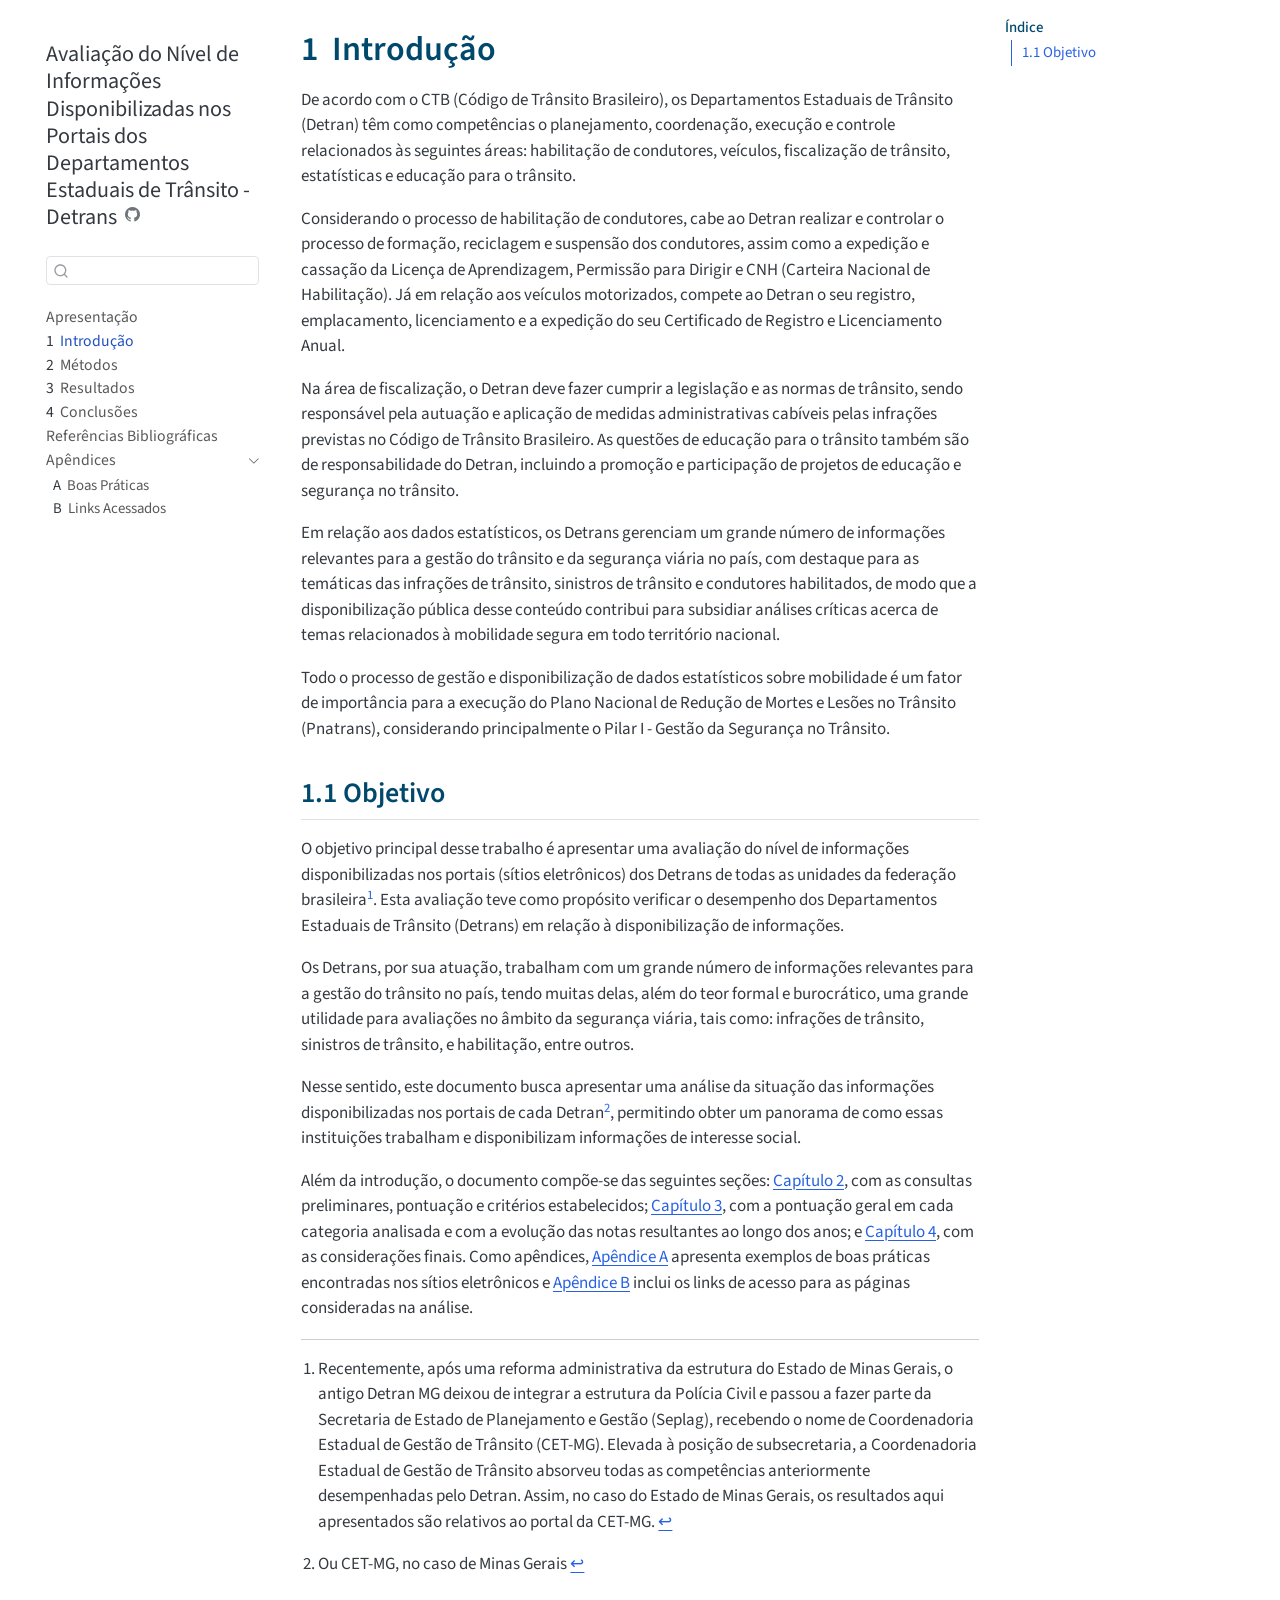
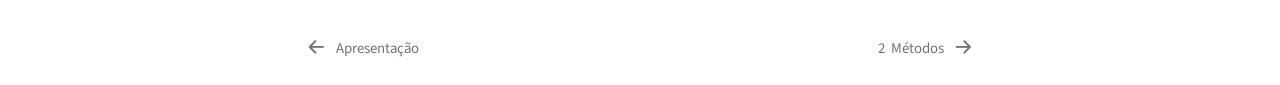
<file: 01-intro.html>
<!DOCTYPE html>
<html xmlns="http://www.w3.org/1999/xhtml" lang="pt-BR" xml:lang="pt-BR"><head>

<meta charset="utf-8">
<meta name="generator" content="quarto-1.8.25">

<meta name="viewport" content="width=device-width, initial-scale=1.0, user-scalable=yes">


<title>1&nbsp; Introdução – Avaliação do Nível de Informações Disponibilizadas nos Portais dos Departamentos Estaduais de Trânsito - Detrans</title>
<style>
code{white-space: pre-wrap;}
span.smallcaps{font-variant: small-caps;}
div.columns{display: flex; gap: min(4vw, 1.5em);}
div.column{flex: auto; overflow-x: auto;}
div.hanging-indent{margin-left: 1.5em; text-indent: -1.5em;}
ul.task-list{list-style: none;}
ul.task-list li input[type="checkbox"] {
  width: 0.8em;
  margin: 0 0.8em 0.2em -1em; /* quarto-specific, see https://github.com/quarto-dev/quarto-cli/issues/4556 */ 
  vertical-align: middle;
}
</style>


<script src="site_libs/quarto-nav/quarto-nav.js"></script>
<script src="site_libs/quarto-nav/headroom.min.js"></script>
<script src="site_libs/clipboard/clipboard.min.js"></script>
<script src="site_libs/quarto-search/autocomplete.umd.js"></script>
<script src="site_libs/quarto-search/fuse.min.js"></script>
<script src="site_libs/quarto-search/quarto-search.js"></script>
<meta name="quarto:offset" content="./">
<link href="./02-metodos.html" rel="next">
<link href="./index.html" rel="prev">
<link href="./logo/onsv-fav.ico" rel="icon">
<script src="site_libs/quarto-html/quarto.js" type="module"></script>
<script src="site_libs/quarto-html/tabsets/tabsets.js" type="module"></script>
<script src="site_libs/quarto-html/axe/axe-check.js" type="module"></script>
<script src="site_libs/quarto-html/popper.min.js"></script>
<script src="site_libs/quarto-html/tippy.umd.min.js"></script>
<script src="site_libs/quarto-html/anchor.min.js"></script>
<link href="site_libs/quarto-html/tippy.css" rel="stylesheet">
<link href="site_libs/quarto-html/quarto-syntax-highlighting-7b89279ff1a6dce999919e0e67d4d9ec.css" rel="stylesheet" id="quarto-text-highlighting-styles">
<script src="site_libs/bootstrap/bootstrap.min.js"></script>
<link href="site_libs/bootstrap/bootstrap-icons.css" rel="stylesheet">
<link href="site_libs/bootstrap/bootstrap-bf1ce2a9bbe0a9c3d8b1e0a16455843c.min.css" rel="stylesheet" append-hash="true" id="quarto-bootstrap" data-mode="light">
<script id="quarto-search-options" type="application/json">{
  "location": "sidebar",
  "copy-button": false,
  "collapse-after": 3,
  "panel-placement": "start",
  "type": "textbox",
  "limit": 50,
  "keyboard-shortcut": [
    "f",
    "/",
    "s"
  ],
  "show-item-context": false,
  "language": {
    "search-no-results-text": "Nenhum resultado",
    "search-matching-documents-text": "documentos correspondentes",
    "search-copy-link-title": "Copiar link para a busca",
    "search-hide-matches-text": "Esconder correspondências adicionais",
    "search-more-match-text": "mais correspondência neste documento",
    "search-more-matches-text": "mais correspondências neste documento",
    "search-clear-button-title": "Limpar",
    "search-text-placeholder": "",
    "search-detached-cancel-button-title": "Cancelar",
    "search-submit-button-title": "Enviar",
    "search-label": "Procurar"
  }
}</script>


<meta name="twitter:title" content="1&nbsp; Introdução – Avaliação do Nível de Informações Disponibilizadas nos Portais dos Departamentos Estaduais de Trânsito - Detrans">
<meta name="twitter:description" content="">
<meta name="twitter:card" content="summary">
</head>

<body class="nav-sidebar floating quarto-light">

<div id="quarto-search-results"></div>
  <header id="quarto-header" class="headroom fixed-top">
  <nav class="quarto-secondary-nav">
    <div class="container-fluid d-flex">
      <button type="button" class="quarto-btn-toggle btn" data-bs-toggle="collapse" role="button" data-bs-target=".quarto-sidebar-collapse-item" aria-controls="quarto-sidebar" aria-expanded="false" aria-label="Alternar barra lateral" onclick="if (window.quartoToggleHeadroom) { window.quartoToggleHeadroom(); }">
        <i class="bi bi-layout-text-sidebar-reverse"></i>
      </button>
        <nav class="quarto-page-breadcrumbs" aria-label="breadcrumb"><ol class="breadcrumb"><li class="breadcrumb-item"><a href="./01-intro.html"><span class="chapter-number">1</span>&nbsp; <span class="chapter-title">Introdução</span></a></li></ol></nav>
        <a class="flex-grow-1" role="navigation" data-bs-toggle="collapse" data-bs-target=".quarto-sidebar-collapse-item" aria-controls="quarto-sidebar" aria-expanded="false" aria-label="Alternar barra lateral" onclick="if (window.quartoToggleHeadroom) { window.quartoToggleHeadroom(); }">      
        </a>
      <button type="button" class="btn quarto-search-button" aria-label="Procurar" onclick="window.quartoOpenSearch();">
        <i class="bi bi-search"></i>
      </button>
    </div>
  </nav>
</header>
<!-- content -->
<div id="quarto-content" class="quarto-container page-columns page-rows-contents page-layout-article">
<!-- sidebar -->
  <nav id="quarto-sidebar" class="sidebar collapse collapse-horizontal quarto-sidebar-collapse-item sidebar-navigation floating overflow-auto">
    <div class="pt-lg-2 mt-2 text-left sidebar-header sidebar-header-stacked">
      <a href="./index.html" class="sidebar-logo-link">
      </a>
    <div class="sidebar-title mb-0 py-0">
      <a href="./">Avaliação do Nível de Informações Disponibilizadas nos Portais dos Departamentos Estaduais de Trânsito - Detrans</a> 
        <div class="sidebar-tools-main">
    <a href="https://www.github.com/onsv/revisao-detrans" title="Source Code" class="quarto-navigation-tool px-1" aria-label="Source Code"><i class="bi bi-github"></i></a>
</div>
    </div>
      </div>
        <div class="mt-2 flex-shrink-0 align-items-center">
        <div class="sidebar-search">
        <div id="quarto-search" class="" title="Procurar"></div>
        </div>
        </div>
    <div class="sidebar-menu-container"> 
    <ul class="list-unstyled mt-1">
        <li class="sidebar-item">
  <div class="sidebar-item-container"> 
  <a href="./index.html" class="sidebar-item-text sidebar-link">
 <span class="menu-text">Apresentação</span></a>
  </div>
</li>
        <li class="sidebar-item">
  <div class="sidebar-item-container"> 
  <a href="./01-intro.html" class="sidebar-item-text sidebar-link active">
 <span class="menu-text"><span class="chapter-number">1</span>&nbsp; <span class="chapter-title">Introdução</span></span></a>
  </div>
</li>
        <li class="sidebar-item">
  <div class="sidebar-item-container"> 
  <a href="./02-metodos.html" class="sidebar-item-text sidebar-link">
 <span class="menu-text"><span class="chapter-number">2</span>&nbsp; <span class="chapter-title">Métodos</span></span></a>
  </div>
</li>
        <li class="sidebar-item">
  <div class="sidebar-item-container"> 
  <a href="./03-resultados.html" class="sidebar-item-text sidebar-link">
 <span class="menu-text"><span class="chapter-number">3</span>&nbsp; <span class="chapter-title">Resultados</span></span></a>
  </div>
</li>
        <li class="sidebar-item">
  <div class="sidebar-item-container"> 
  <a href="./04-conclusao.html" class="sidebar-item-text sidebar-link">
 <span class="menu-text"><span class="chapter-number">4</span>&nbsp; <span class="chapter-title">Conclusões</span></span></a>
  </div>
</li>
        <li class="sidebar-item">
  <div class="sidebar-item-container"> 
  <a href="./99-referencias.html" class="sidebar-item-text sidebar-link">
 <span class="menu-text">Referências Bibliográficas</span></a>
  </div>
</li>
        <li class="sidebar-item sidebar-item-section">
      <div class="sidebar-item-container"> 
            <a class="sidebar-item-text sidebar-link text-start" data-bs-toggle="collapse" data-bs-target="#quarto-sidebar-section-1" role="navigation" aria-expanded="true">
 <span class="menu-text">Apêndices</span></a>
          <a class="sidebar-item-toggle text-start" data-bs-toggle="collapse" data-bs-target="#quarto-sidebar-section-1" role="navigation" aria-expanded="true" aria-label="Alternar seção">
            <i class="bi bi-chevron-right ms-2"></i>
          </a> 
      </div>
      <ul id="quarto-sidebar-section-1" class="collapse list-unstyled sidebar-section depth1 show">  
          <li class="sidebar-item">
  <div class="sidebar-item-container"> 
  <a href="./9a-praticas.html" class="sidebar-item-text sidebar-link">
 <span class="menu-text"><span class="chapter-number">A</span>&nbsp; <span class="chapter-title">Boas Práticas</span></span></a>
  </div>
</li>
          <li class="sidebar-item">
  <div class="sidebar-item-container"> 
  <a href="./9b-links.html" class="sidebar-item-text sidebar-link">
 <span class="menu-text"><span class="chapter-number">B</span>&nbsp; <span class="chapter-title">Links Acessados</span></span></a>
  </div>
</li>
      </ul>
  </li>
    </ul>
    </div>
</nav>
<div id="quarto-sidebar-glass" class="quarto-sidebar-collapse-item" data-bs-toggle="collapse" data-bs-target=".quarto-sidebar-collapse-item"></div>
<!-- margin-sidebar -->
    <div id="quarto-margin-sidebar" class="sidebar margin-sidebar">
        <nav id="TOC" role="doc-toc" class="toc-active">
    <h2 id="toc-title">Índice</h2>
   
  <ul>
  <li><a href="#sec-intro-obj" id="toc-sec-intro-obj" class="nav-link active" data-scroll-target="#sec-intro-obj"><span class="header-section-number">1.1</span> Objetivo</a></li>
  </ul>
</nav>
    </div>
<!-- main -->
<main class="content" id="quarto-document-content">

<header id="title-block-header" class="quarto-title-block default">
<div class="quarto-title">
<h1 class="title"><span id="sec-intro" class="quarto-section-identifier"><span class="chapter-number">1</span>&nbsp; <span class="chapter-title">Introdução</span></span></h1>
</div>



<div class="quarto-title-meta">

    
  
    
  </div>
  


</header>


<p>De acordo com o CTB (Código de Trânsito Brasileiro), os Departamentos Estaduais de Trânsito (Detran) têm como competências o planejamento, coordenação, execução e controle relacionados às seguintes áreas: habilitação de condutores, veículos, fiscalização de trânsito, estatísticas e educação para o trânsito.</p>
<p>Considerando o processo de habilitação de condutores, cabe ao Detran realizar e controlar o processo de formação, reciclagem e suspensão dos condutores, assim como a expedição e cassação da Licença de Aprendizagem, Permissão para Dirigir e CNH (Carteira Nacional de Habilitação). Já em relação aos veículos motorizados, compete ao Detran o seu registro, emplacamento, licenciamento e a expedição do seu Certificado de Registro e Licenciamento Anual.</p>
<p>Na área de fiscalização, o Detran deve fazer cumprir a legislação e as normas de trânsito, sendo responsável pela autuação e aplicação de medidas administrativas cabíveis pelas infrações previstas no Código de Trânsito Brasileiro. As questões de educação para o trânsito também são de responsabilidade do Detran, incluindo a promoção e participação de projetos de educação e segurança no trânsito.</p>
<p>Em relação aos dados estatísticos, os Detrans gerenciam um grande número de informações relevantes para a gestão do trânsito e da segurança viária no país, com destaque para as temáticas das infrações de trânsito, sinistros de trânsito e condutores habilitados, de modo que a disponibilização pública desse conteúdo contribui para subsidiar análises críticas acerca de temas relacionados à mobilidade segura em todo território nacional.</p>
<p>Todo o processo de gestão e disponibilização de dados estatísticos sobre mobilidade é um fator de importância para a execução do Plano Nacional de Redução de Mortes e Lesões no Trânsito (Pnatrans), considerando principalmente o Pilar I - Gestão da Segurança no Trânsito.</p>
<section id="sec-intro-obj" class="level2" data-number="1.1">
<h2 data-number="1.1" class="anchored" data-anchor-id="sec-intro-obj"><span class="header-section-number">1.1</span> Objetivo</h2>
<p>O objetivo principal desse trabalho é apresentar uma avaliação do nível de informações disponibilizadas nos portais (sítios eletrônicos) dos Detrans de todas as unidades da federação brasileira<a href="#fn1" class="footnote-ref" id="fnref1" role="doc-noteref"><sup>1</sup></a>. Esta avaliação teve como propósito verificar o desempenho dos Departamentos Estaduais de Trânsito (Detrans) em relação à disponibilização de informações.</p>
<p>Os Detrans, por sua atuação, trabalham com um grande número de informações relevantes para a gestão do trânsito no país, tendo muitas delas, além do teor formal e burocrático, uma grande utilidade para avaliações no âmbito da segurança viária, tais como: infrações de trânsito, sinistros de trânsito, e habilitação, entre outros.</p>
<p>Nesse sentido, este documento busca apresentar uma análise da situação das informações disponibilizadas nos portais de cada Detran<a href="#fn2" class="footnote-ref" id="fnref2" role="doc-noteref"><sup>2</sup></a>, permitindo obter um panorama de como essas instituições trabalham e disponibilizam informações de interesse social.</p>
<p>Além da introdução, o documento compõe-se das seguintes seções: <a href="02-metodos.html" class="quarto-xref"><span>Capítulo 2</span></a>, com as consultas preliminares, pontuação e critérios estabelecidos; <a href="03-resultados.html" class="quarto-xref"><span>Capítulo 3</span></a>, com a pontuação geral em cada categoria analisada e com a evolução das notas resultantes ao longo dos anos; e <a href="04-conclusao.html" class="quarto-xref"><span>Capítulo 4</span></a>, com as considerações finais. Como apêndices, <a href="9a-praticas.html" class="quarto-xref"><span>Apêndice A</span></a> apresenta exemplos de boas práticas encontradas nos sítios eletrônicos e <a href="9b-links.html" class="quarto-xref"><span>Apêndice B</span></a> inclui os links de acesso para as páginas consideradas na análise.</p>


</section>
<section id="footnotes" class="footnotes footnotes-end-of-document" role="doc-endnotes">
<hr>
<ol>
<li id="fn1"><p>Recentemente, após uma reforma administrativa da estrutura do Estado de Minas Gerais, o antigo Detran MG deixou de integrar a estrutura da Polícia Civil e passou a fazer parte da Secretaria de Estado de Planejamento e Gestão (Seplag), recebendo o nome de Coordenadoria Estadual de Gestão de Trânsito (CET-MG). Elevada à posição de subsecretaria, a Coordenadoria Estadual de Gestão de Trânsito absorveu todas as competências anteriormente desempenhadas pelo Detran. Assim, no caso do Estado de Minas Gerais, os resultados aqui apresentados são relativos ao portal da CET-MG.<a href="#fnref1" class="footnote-back" role="doc-backlink">↩︎</a></p></li>
<li id="fn2"><p>Ou CET-MG, no caso de Minas Gerais<a href="#fnref2" class="footnote-back" role="doc-backlink">↩︎</a></p></li>
</ol>
</section>

</main> <!-- /main -->
<script id="quarto-html-after-body" type="application/javascript">
  window.document.addEventListener("DOMContentLoaded", function (event) {
    const icon = "";
    const anchorJS = new window.AnchorJS();
    anchorJS.options = {
      placement: 'right',
      icon: icon
    };
    anchorJS.add('.anchored');
    const isCodeAnnotation = (el) => {
      for (const clz of el.classList) {
        if (clz.startsWith('code-annotation-')) {                     
          return true;
        }
      }
      return false;
    }
    const onCopySuccess = function(e) {
      // button target
      const button = e.trigger;
      // don't keep focus
      button.blur();
      // flash "checked"
      button.classList.add('code-copy-button-checked');
      var currentTitle = button.getAttribute("title");
      button.setAttribute("title", "Copiada");
      let tooltip;
      if (window.bootstrap) {
        button.setAttribute("data-bs-toggle", "tooltip");
        button.setAttribute("data-bs-placement", "left");
        button.setAttribute("data-bs-title", "Copiada");
        tooltip = new bootstrap.Tooltip(button, 
          { trigger: "manual", 
            customClass: "code-copy-button-tooltip",
            offset: [0, -8]});
        tooltip.show();    
      }
      setTimeout(function() {
        if (tooltip) {
          tooltip.hide();
          button.removeAttribute("data-bs-title");
          button.removeAttribute("data-bs-toggle");
          button.removeAttribute("data-bs-placement");
        }
        button.setAttribute("title", currentTitle);
        button.classList.remove('code-copy-button-checked');
      }, 1000);
      // clear code selection
      e.clearSelection();
    }
    const getTextToCopy = function(trigger) {
      const outerScaffold = trigger.parentElement.cloneNode(true);
      const codeEl = outerScaffold.querySelector('code');
      for (const childEl of codeEl.children) {
        if (isCodeAnnotation(childEl)) {
          childEl.remove();
        }
      }
      return codeEl.innerText;
    }
    const clipboard = new window.ClipboardJS('.code-copy-button:not([data-in-quarto-modal])', {
      text: getTextToCopy
    });
    clipboard.on('success', onCopySuccess);
    if (window.document.getElementById('quarto-embedded-source-code-modal')) {
      const clipboardModal = new window.ClipboardJS('.code-copy-button[data-in-quarto-modal]', {
        text: getTextToCopy,
        container: window.document.getElementById('quarto-embedded-source-code-modal')
      });
      clipboardModal.on('success', onCopySuccess);
    }
      var localhostRegex = new RegExp(/^(?:http|https):\/\/localhost\:?[0-9]*\//);
      var mailtoRegex = new RegExp(/^mailto:/);
        var filterRegex = new RegExp('/' + window.location.host + '/');
      var isInternal = (href) => {
          return filterRegex.test(href) || localhostRegex.test(href) || mailtoRegex.test(href);
      }
      // Inspect non-navigation links and adorn them if external
     var links = window.document.querySelectorAll('a[href]:not(.nav-link):not(.navbar-brand):not(.toc-action):not(.sidebar-link):not(.sidebar-item-toggle):not(.pagination-link):not(.no-external):not([aria-hidden]):not(.dropdown-item):not(.quarto-navigation-tool):not(.about-link)');
      for (var i=0; i<links.length; i++) {
        const link = links[i];
        if (!isInternal(link.href)) {
          // undo the damage that might have been done by quarto-nav.js in the case of
          // links that we want to consider external
          if (link.dataset.originalHref !== undefined) {
            link.href = link.dataset.originalHref;
          }
        }
      }
    function tippyHover(el, contentFn, onTriggerFn, onUntriggerFn) {
      const config = {
        allowHTML: true,
        maxWidth: 500,
        delay: 100,
        arrow: false,
        appendTo: function(el) {
            return el.parentElement;
        },
        interactive: true,
        interactiveBorder: 10,
        theme: 'quarto',
        placement: 'bottom-start',
      };
      if (contentFn) {
        config.content = contentFn;
      }
      if (onTriggerFn) {
        config.onTrigger = onTriggerFn;
      }
      if (onUntriggerFn) {
        config.onUntrigger = onUntriggerFn;
      }
      window.tippy(el, config); 
    }
    const noterefs = window.document.querySelectorAll('a[role="doc-noteref"]');
    for (var i=0; i<noterefs.length; i++) {
      const ref = noterefs[i];
      tippyHover(ref, function() {
        // use id or data attribute instead here
        let href = ref.getAttribute('data-footnote-href') || ref.getAttribute('href');
        try { href = new URL(href).hash; } catch {}
        const id = href.replace(/^#\/?/, "");
        const note = window.document.getElementById(id);
        if (note) {
          return note.innerHTML;
        } else {
          return "";
        }
      });
    }
    const xrefs = window.document.querySelectorAll('a.quarto-xref');
    const processXRef = (id, note) => {
      // Strip column container classes
      const stripColumnClz = (el) => {
        el.classList.remove("page-full", "page-columns");
        if (el.children) {
          for (const child of el.children) {
            stripColumnClz(child);
          }
        }
      }
      stripColumnClz(note)
      if (id === null || id.startsWith('sec-')) {
        // Special case sections, only their first couple elements
        const container = document.createElement("div");
        if (note.children && note.children.length > 2) {
          container.appendChild(note.children[0].cloneNode(true));
          for (let i = 1; i < note.children.length; i++) {
            const child = note.children[i];
            if (child.tagName === "P" && child.innerText === "") {
              continue;
            } else {
              container.appendChild(child.cloneNode(true));
              break;
            }
          }
          if (window.Quarto?.typesetMath) {
            window.Quarto.typesetMath(container);
          }
          return container.innerHTML
        } else {
          if (window.Quarto?.typesetMath) {
            window.Quarto.typesetMath(note);
          }
          return note.innerHTML;
        }
      } else {
        // Remove any anchor links if they are present
        const anchorLink = note.querySelector('a.anchorjs-link');
        if (anchorLink) {
          anchorLink.remove();
        }
        if (window.Quarto?.typesetMath) {
          window.Quarto.typesetMath(note);
        }
        if (note.classList.contains("callout")) {
          return note.outerHTML;
        } else {
          return note.innerHTML;
        }
      }
    }
    for (var i=0; i<xrefs.length; i++) {
      const xref = xrefs[i];
      tippyHover(xref, undefined, function(instance) {
        instance.disable();
        let url = xref.getAttribute('href');
        let hash = undefined; 
        if (url.startsWith('#')) {
          hash = url;
        } else {
          try { hash = new URL(url).hash; } catch {}
        }
        if (hash) {
          const id = hash.replace(/^#\/?/, "");
          const note = window.document.getElementById(id);
          if (note !== null) {
            try {
              const html = processXRef(id, note.cloneNode(true));
              instance.setContent(html);
            } finally {
              instance.enable();
              instance.show();
            }
          } else {
            // See if we can fetch this
            fetch(url.split('#')[0])
            .then(res => res.text())
            .then(html => {
              const parser = new DOMParser();
              const htmlDoc = parser.parseFromString(html, "text/html");
              const note = htmlDoc.getElementById(id);
              if (note !== null) {
                const html = processXRef(id, note);
                instance.setContent(html);
              } 
            }).finally(() => {
              instance.enable();
              instance.show();
            });
          }
        } else {
          // See if we can fetch a full url (with no hash to target)
          // This is a special case and we should probably do some content thinning / targeting
          fetch(url)
          .then(res => res.text())
          .then(html => {
            const parser = new DOMParser();
            const htmlDoc = parser.parseFromString(html, "text/html");
            const note = htmlDoc.querySelector('main.content');
            if (note !== null) {
              // This should only happen for chapter cross references
              // (since there is no id in the URL)
              // remove the first header
              if (note.children.length > 0 && note.children[0].tagName === "HEADER") {
                note.children[0].remove();
              }
              const html = processXRef(null, note);
              instance.setContent(html);
            } 
          }).finally(() => {
            instance.enable();
            instance.show();
          });
        }
      }, function(instance) {
      });
    }
        let selectedAnnoteEl;
        const selectorForAnnotation = ( cell, annotation) => {
          let cellAttr = 'data-code-cell="' + cell + '"';
          let lineAttr = 'data-code-annotation="' +  annotation + '"';
          const selector = 'span[' + cellAttr + '][' + lineAttr + ']';
          return selector;
        }
        const selectCodeLines = (annoteEl) => {
          const doc = window.document;
          const targetCell = annoteEl.getAttribute("data-target-cell");
          const targetAnnotation = annoteEl.getAttribute("data-target-annotation");
          const annoteSpan = window.document.querySelector(selectorForAnnotation(targetCell, targetAnnotation));
          const lines = annoteSpan.getAttribute("data-code-lines").split(",");
          const lineIds = lines.map((line) => {
            return targetCell + "-" + line;
          })
          let top = null;
          let height = null;
          let parent = null;
          if (lineIds.length > 0) {
              //compute the position of the single el (top and bottom and make a div)
              const el = window.document.getElementById(lineIds[0]);
              top = el.offsetTop;
              height = el.offsetHeight;
              parent = el.parentElement.parentElement;
            if (lineIds.length > 1) {
              const lastEl = window.document.getElementById(lineIds[lineIds.length - 1]);
              const bottom = lastEl.offsetTop + lastEl.offsetHeight;
              height = bottom - top;
            }
            if (top !== null && height !== null && parent !== null) {
              // cook up a div (if necessary) and position it 
              let div = window.document.getElementById("code-annotation-line-highlight");
              if (div === null) {
                div = window.document.createElement("div");
                div.setAttribute("id", "code-annotation-line-highlight");
                div.style.position = 'absolute';
                parent.appendChild(div);
              }
              div.style.top = top - 2 + "px";
              div.style.height = height + 4 + "px";
              div.style.left = 0;
              let gutterDiv = window.document.getElementById("code-annotation-line-highlight-gutter");
              if (gutterDiv === null) {
                gutterDiv = window.document.createElement("div");
                gutterDiv.setAttribute("id", "code-annotation-line-highlight-gutter");
                gutterDiv.style.position = 'absolute';
                const codeCell = window.document.getElementById(targetCell);
                const gutter = codeCell.querySelector('.code-annotation-gutter');
                gutter.appendChild(gutterDiv);
              }
              gutterDiv.style.top = top - 2 + "px";
              gutterDiv.style.height = height + 4 + "px";
            }
            selectedAnnoteEl = annoteEl;
          }
        };
        const unselectCodeLines = () => {
          const elementsIds = ["code-annotation-line-highlight", "code-annotation-line-highlight-gutter"];
          elementsIds.forEach((elId) => {
            const div = window.document.getElementById(elId);
            if (div) {
              div.remove();
            }
          });
          selectedAnnoteEl = undefined;
        };
          // Handle positioning of the toggle
      window.addEventListener(
        "resize",
        throttle(() => {
          elRect = undefined;
          if (selectedAnnoteEl) {
            selectCodeLines(selectedAnnoteEl);
          }
        }, 10)
      );
      function throttle(fn, ms) {
      let throttle = false;
      let timer;
        return (...args) => {
          if(!throttle) { // first call gets through
              fn.apply(this, args);
              throttle = true;
          } else { // all the others get throttled
              if(timer) clearTimeout(timer); // cancel #2
              timer = setTimeout(() => {
                fn.apply(this, args);
                timer = throttle = false;
              }, ms);
          }
        };
      }
        // Attach click handler to the DT
        const annoteDls = window.document.querySelectorAll('dt[data-target-cell]');
        for (const annoteDlNode of annoteDls) {
          annoteDlNode.addEventListener('click', (event) => {
            const clickedEl = event.target;
            if (clickedEl !== selectedAnnoteEl) {
              unselectCodeLines();
              const activeEl = window.document.querySelector('dt[data-target-cell].code-annotation-active');
              if (activeEl) {
                activeEl.classList.remove('code-annotation-active');
              }
              selectCodeLines(clickedEl);
              clickedEl.classList.add('code-annotation-active');
            } else {
              // Unselect the line
              unselectCodeLines();
              clickedEl.classList.remove('code-annotation-active');
            }
          });
        }
    const findCites = (el) => {
      const parentEl = el.parentElement;
      if (parentEl) {
        const cites = parentEl.dataset.cites;
        if (cites) {
          return {
            el,
            cites: cites.split(' ')
          };
        } else {
          return findCites(el.parentElement)
        }
      } else {
        return undefined;
      }
    };
    var bibliorefs = window.document.querySelectorAll('a[role="doc-biblioref"]');
    for (var i=0; i<bibliorefs.length; i++) {
      const ref = bibliorefs[i];
      const citeInfo = findCites(ref);
      if (citeInfo) {
        tippyHover(citeInfo.el, function() {
          var popup = window.document.createElement('div');
          citeInfo.cites.forEach(function(cite) {
            var citeDiv = window.document.createElement('div');
            citeDiv.classList.add('hanging-indent');
            citeDiv.classList.add('csl-entry');
            var biblioDiv = window.document.getElementById('ref-' + cite);
            if (biblioDiv) {
              citeDiv.innerHTML = biblioDiv.innerHTML;
            }
            popup.appendChild(citeDiv);
          });
          return popup.innerHTML;
        });
      }
    }
  });
  </script>
<nav class="page-navigation">
  <div class="nav-page nav-page-previous">
      <a href="./index.html" class="pagination-link" aria-label="Apresentação">
        <i class="bi bi-arrow-left-short"></i> <span class="nav-page-text">Apresentação</span>
      </a>          
  </div>
  <div class="nav-page nav-page-next">
      <a href="./02-metodos.html" class="pagination-link" aria-label="Métodos">
        <span class="nav-page-text"><span class="chapter-number">2</span>&nbsp; <span class="chapter-title">Métodos</span></span> <i class="bi bi-arrow-right-short"></i>
      </a>
  </div>
</nav>
</div> <!-- /content -->




</body></html>
</file>
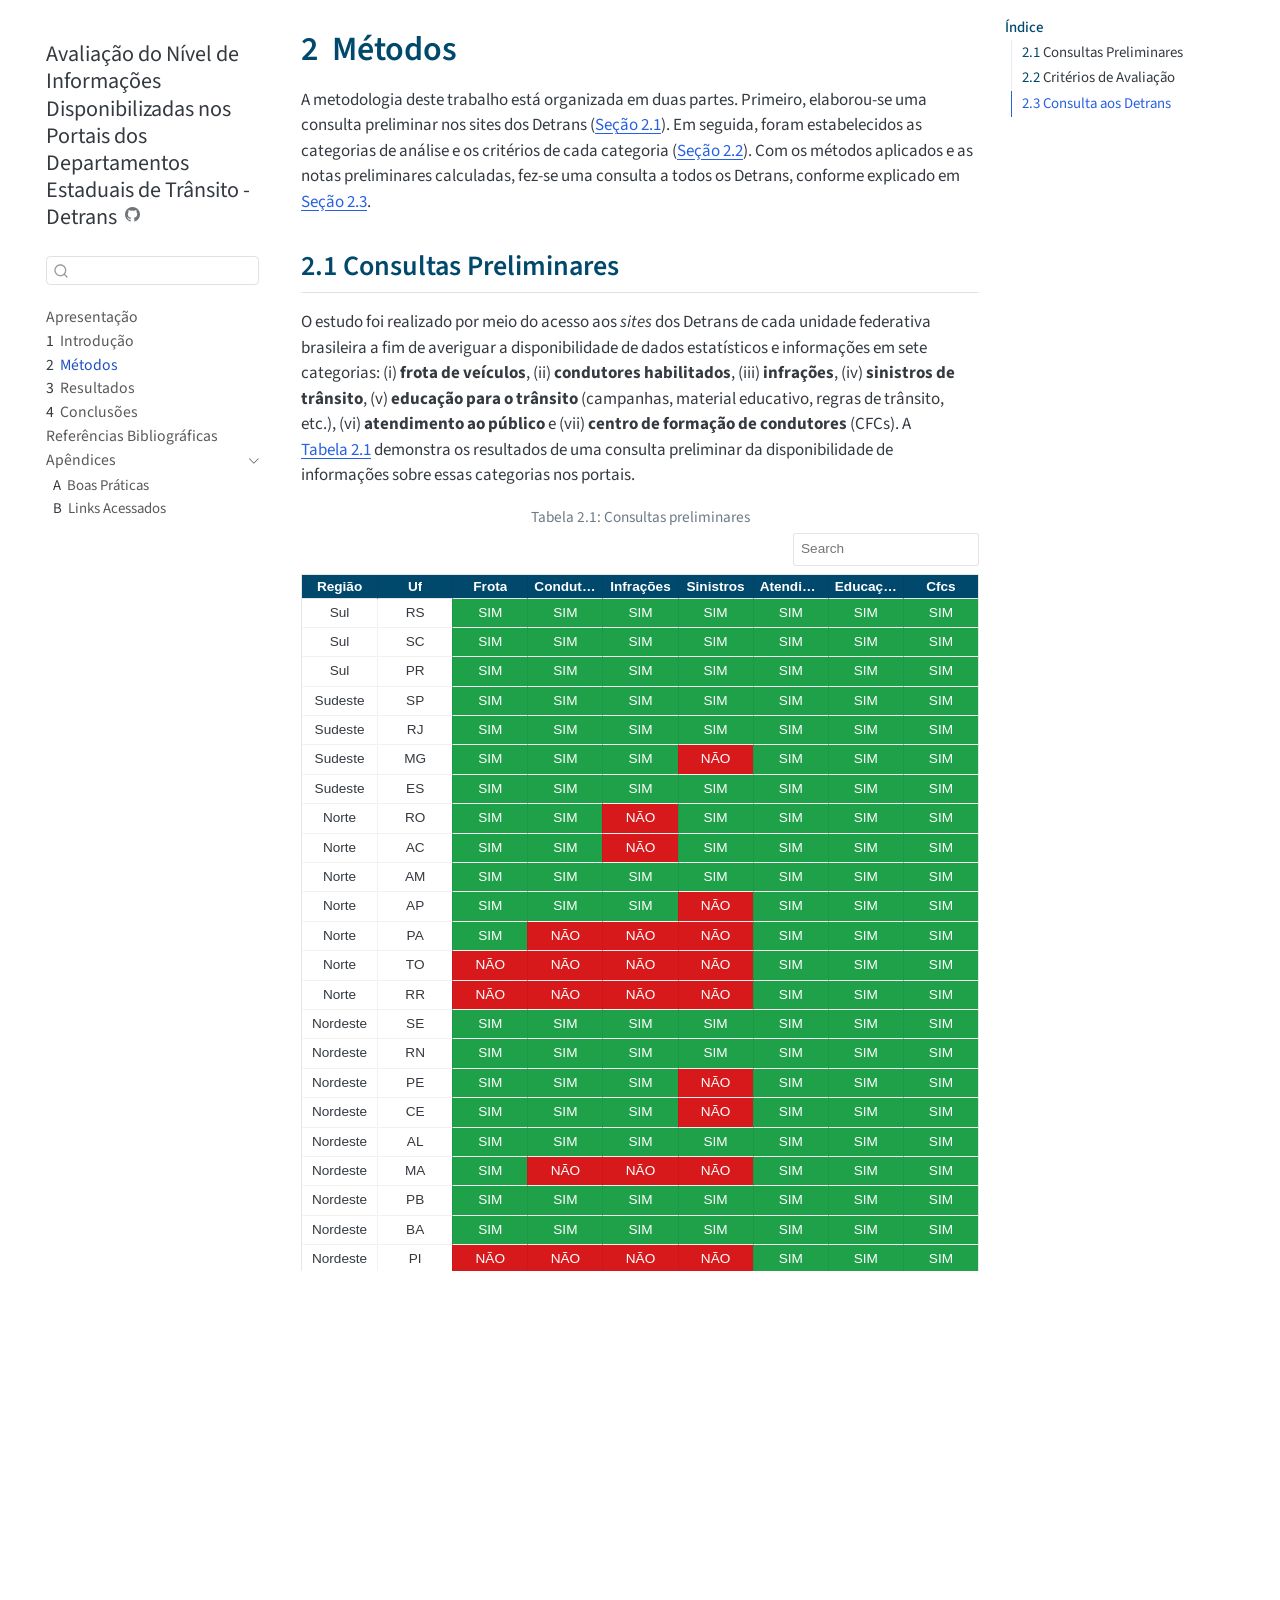
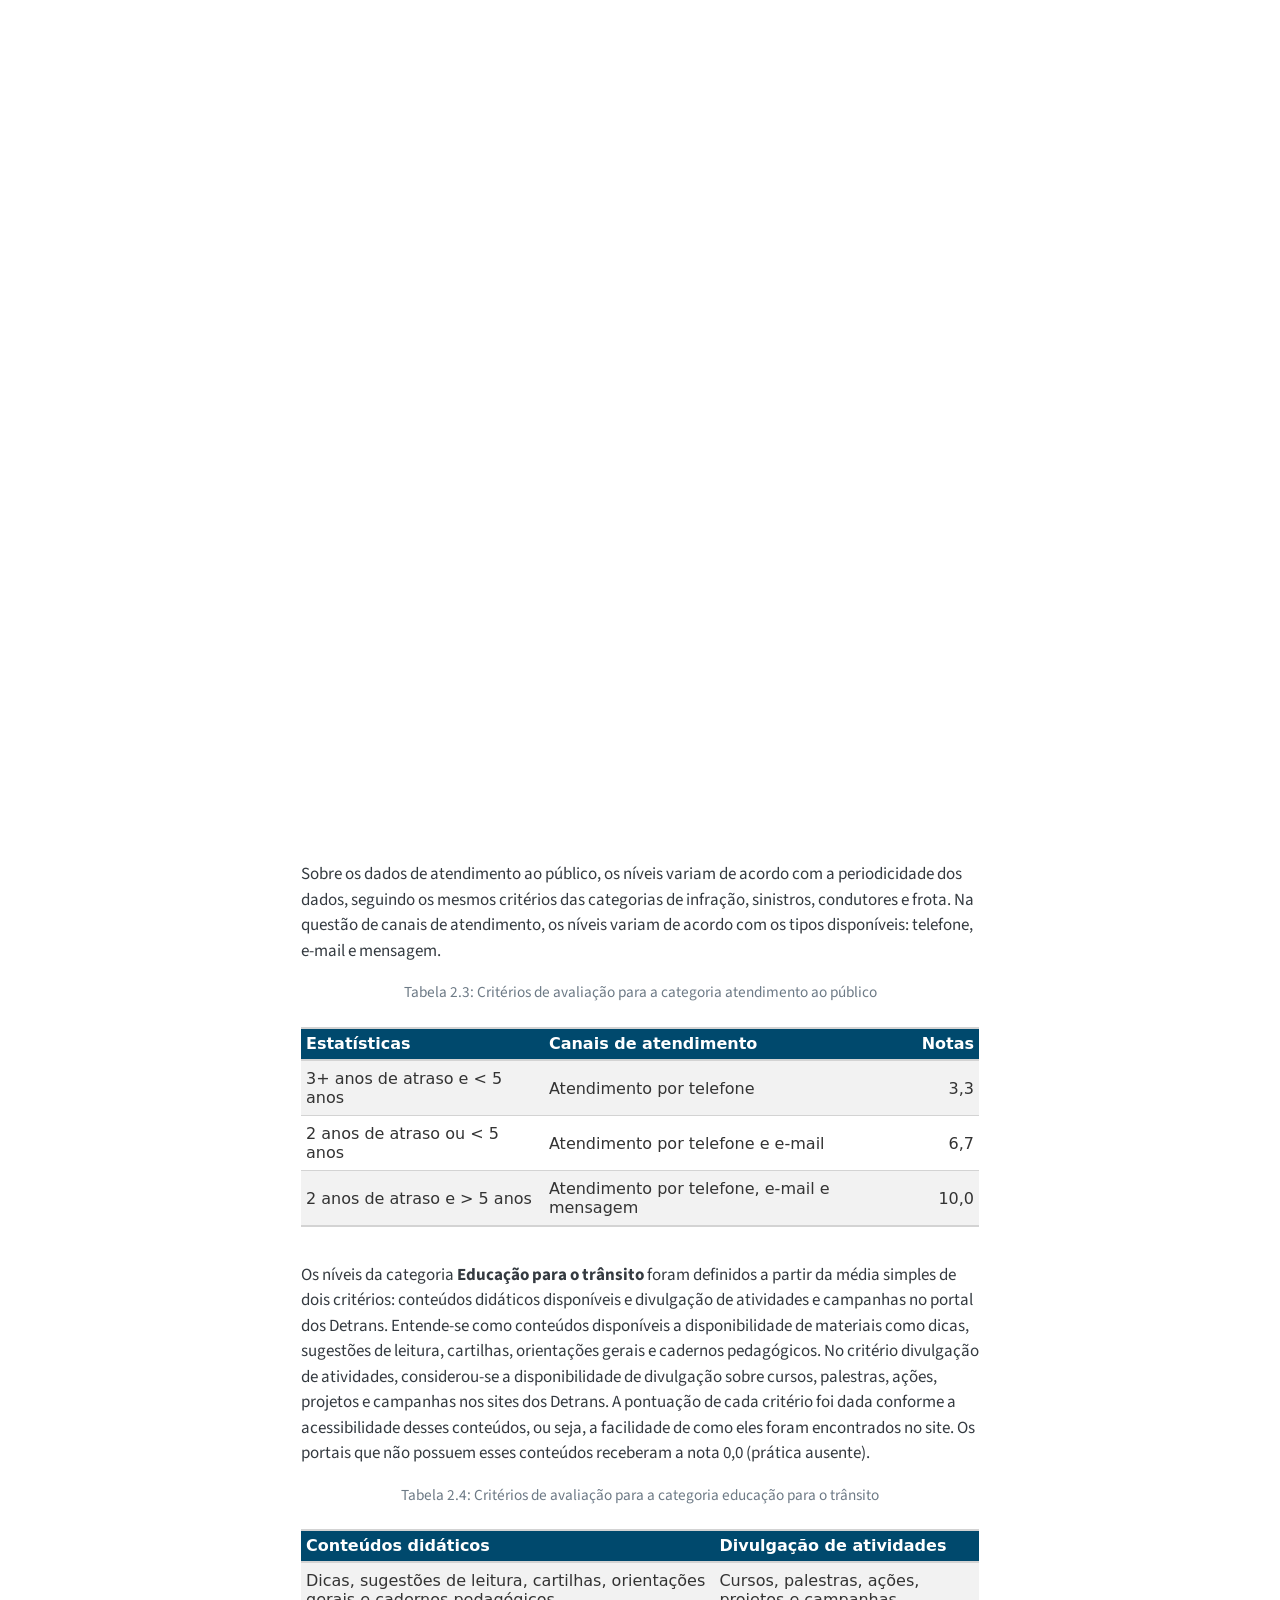
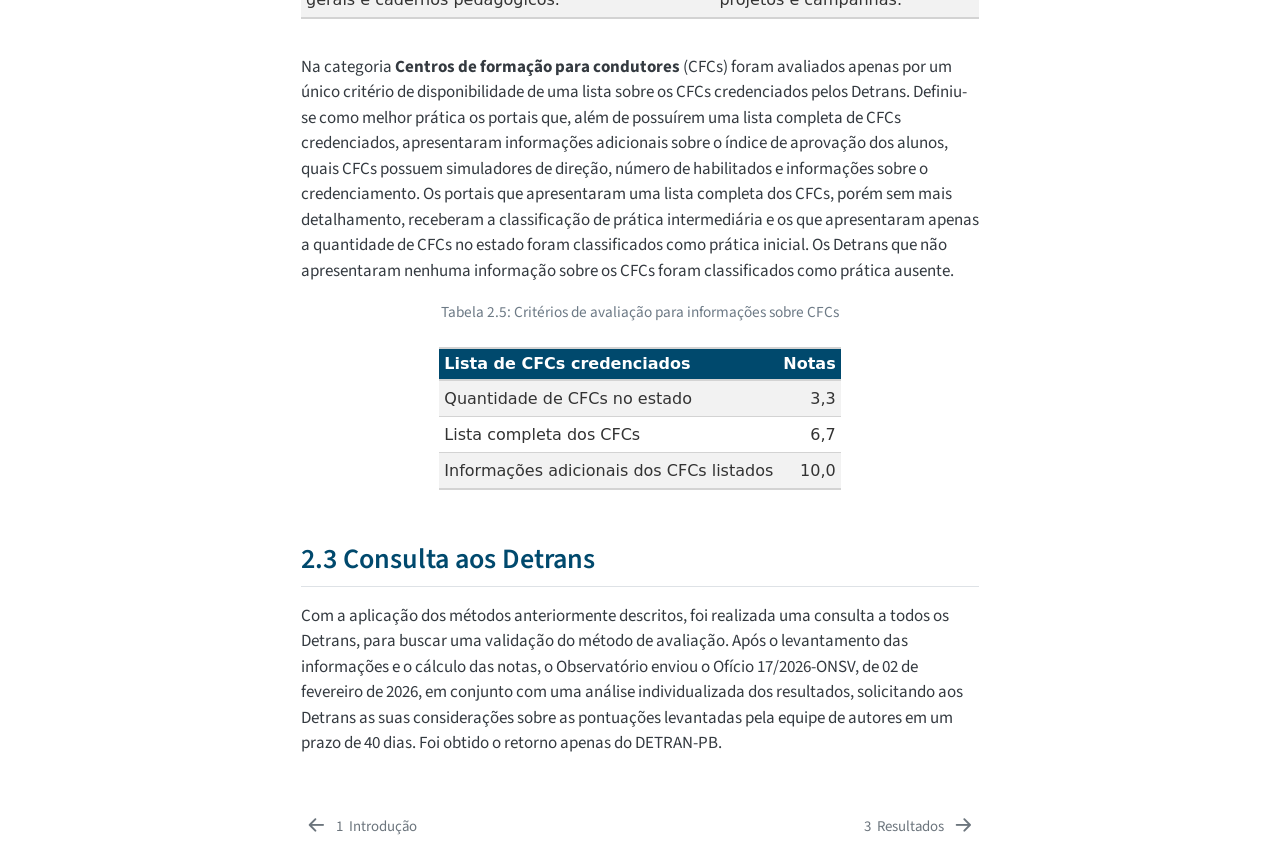
<file: 02-metodos.html>
<!DOCTYPE html>
<html xmlns="http://www.w3.org/1999/xhtml" lang="pt-BR" xml:lang="pt-BR"><head>

<meta charset="utf-8">
<meta name="generator" content="quarto-1.8.25">

<meta name="viewport" content="width=device-width, initial-scale=1.0, user-scalable=yes">


<title>2&nbsp; Métodos – Avaliação do Nível de Informações Disponibilizadas nos Portais dos Departamentos Estaduais de Trânsito - Detrans</title>
<style>
code{white-space: pre-wrap;}
span.smallcaps{font-variant: small-caps;}
div.columns{display: flex; gap: min(4vw, 1.5em);}
div.column{flex: auto; overflow-x: auto;}
div.hanging-indent{margin-left: 1.5em; text-indent: -1.5em;}
ul.task-list{list-style: none;}
ul.task-list li input[type="checkbox"] {
  width: 0.8em;
  margin: 0 0.8em 0.2em -1em; /* quarto-specific, see https://github.com/quarto-dev/quarto-cli/issues/4556 */ 
  vertical-align: middle;
}
</style>


<script src="site_libs/quarto-nav/quarto-nav.js"></script>
<script src="site_libs/quarto-nav/headroom.min.js"></script>
<script src="site_libs/clipboard/clipboard.min.js"></script>
<script src="site_libs/quarto-search/autocomplete.umd.js"></script>
<script src="site_libs/quarto-search/fuse.min.js"></script>
<script src="site_libs/quarto-search/quarto-search.js"></script>
<meta name="quarto:offset" content="./">
<link href="./03-resultados.html" rel="next">
<link href="./01-intro.html" rel="prev">
<link href="./logo/onsv-fav.ico" rel="icon">
<script src="site_libs/quarto-html/quarto.js" type="module"></script>
<script src="site_libs/quarto-html/tabsets/tabsets.js" type="module"></script>
<script src="site_libs/quarto-html/axe/axe-check.js" type="module"></script>
<script src="site_libs/quarto-html/popper.min.js"></script>
<script src="site_libs/quarto-html/tippy.umd.min.js"></script>
<script src="site_libs/quarto-html/anchor.min.js"></script>
<link href="site_libs/quarto-html/tippy.css" rel="stylesheet">
<link href="site_libs/quarto-html/quarto-syntax-highlighting-7b89279ff1a6dce999919e0e67d4d9ec.css" rel="stylesheet" id="quarto-text-highlighting-styles">
<script src="site_libs/bootstrap/bootstrap.min.js"></script>
<link href="site_libs/bootstrap/bootstrap-icons.css" rel="stylesheet">
<link href="site_libs/bootstrap/bootstrap-bf1ce2a9bbe0a9c3d8b1e0a16455843c.min.css" rel="stylesheet" append-hash="true" id="quarto-bootstrap" data-mode="light">
<script id="quarto-search-options" type="application/json">{
  "location": "sidebar",
  "copy-button": false,
  "collapse-after": 3,
  "panel-placement": "start",
  "type": "textbox",
  "limit": 50,
  "keyboard-shortcut": [
    "f",
    "/",
    "s"
  ],
  "show-item-context": false,
  "language": {
    "search-no-results-text": "Nenhum resultado",
    "search-matching-documents-text": "documentos correspondentes",
    "search-copy-link-title": "Copiar link para a busca",
    "search-hide-matches-text": "Esconder correspondências adicionais",
    "search-more-match-text": "mais correspondência neste documento",
    "search-more-matches-text": "mais correspondências neste documento",
    "search-clear-button-title": "Limpar",
    "search-text-placeholder": "",
    "search-detached-cancel-button-title": "Cancelar",
    "search-submit-button-title": "Enviar",
    "search-label": "Procurar"
  }
}</script>
<script src="site_libs/core-js-2.5.3/shim.min.js"></script>

<script src="site_libs/react-18.2.0/react.min.js"></script>

<script src="site_libs/react-18.2.0/react-dom.min.js"></script>

<script src="site_libs/reactwidget-2.0.0/react-tools.js"></script>

<link href="site_libs/htmltools-fill-0.5.9/fill.css" rel="stylesheet">

<script src="site_libs/htmlwidgets-1.6.4/htmlwidgets.js"></script>

<link href="site_libs/reactable-0.4.5/reactable.css" rel="stylesheet">

<script src="site_libs/reactable-binding-0.4.5/reactable.js"></script>



<meta name="twitter:title" content="2&nbsp; Métodos – Avaliação do Nível de Informações Disponibilizadas nos Portais dos Departamentos Estaduais de Trânsito - Detrans">
<meta name="twitter:description" content="">
<meta name="twitter:card" content="summary">
</head>

<body class="nav-sidebar floating quarto-light">

<div id="quarto-search-results"></div>
  <header id="quarto-header" class="headroom fixed-top">
  <nav class="quarto-secondary-nav">
    <div class="container-fluid d-flex">
      <button type="button" class="quarto-btn-toggle btn" data-bs-toggle="collapse" role="button" data-bs-target=".quarto-sidebar-collapse-item" aria-controls="quarto-sidebar" aria-expanded="false" aria-label="Alternar barra lateral" onclick="if (window.quartoToggleHeadroom) { window.quartoToggleHeadroom(); }">
        <i class="bi bi-layout-text-sidebar-reverse"></i>
      </button>
        <nav class="quarto-page-breadcrumbs" aria-label="breadcrumb"><ol class="breadcrumb"><li class="breadcrumb-item"><a href="./02-metodos.html"><span class="chapter-number">2</span>&nbsp; <span class="chapter-title">Métodos</span></a></li></ol></nav>
        <a class="flex-grow-1" role="navigation" data-bs-toggle="collapse" data-bs-target=".quarto-sidebar-collapse-item" aria-controls="quarto-sidebar" aria-expanded="false" aria-label="Alternar barra lateral" onclick="if (window.quartoToggleHeadroom) { window.quartoToggleHeadroom(); }">      
        </a>
      <button type="button" class="btn quarto-search-button" aria-label="Procurar" onclick="window.quartoOpenSearch();">
        <i class="bi bi-search"></i>
      </button>
    </div>
  </nav>
</header>
<!-- content -->
<div id="quarto-content" class="quarto-container page-columns page-rows-contents page-layout-article">
<!-- sidebar -->
  <nav id="quarto-sidebar" class="sidebar collapse collapse-horizontal quarto-sidebar-collapse-item sidebar-navigation floating overflow-auto">
    <div class="pt-lg-2 mt-2 text-left sidebar-header sidebar-header-stacked">
      <a href="./index.html" class="sidebar-logo-link">
      </a>
    <div class="sidebar-title mb-0 py-0">
      <a href="./">Avaliação do Nível de Informações Disponibilizadas nos Portais dos Departamentos Estaduais de Trânsito - Detrans</a> 
        <div class="sidebar-tools-main">
    <a href="https://www.github.com/onsv/revisao-detrans" title="Source Code" class="quarto-navigation-tool px-1" aria-label="Source Code"><i class="bi bi-github"></i></a>
</div>
    </div>
      </div>
        <div class="mt-2 flex-shrink-0 align-items-center">
        <div class="sidebar-search">
        <div id="quarto-search" class="" title="Procurar"></div>
        </div>
        </div>
    <div class="sidebar-menu-container"> 
    <ul class="list-unstyled mt-1">
        <li class="sidebar-item">
  <div class="sidebar-item-container"> 
  <a href="./index.html" class="sidebar-item-text sidebar-link">
 <span class="menu-text">Apresentação</span></a>
  </div>
</li>
        <li class="sidebar-item">
  <div class="sidebar-item-container"> 
  <a href="./01-intro.html" class="sidebar-item-text sidebar-link">
 <span class="menu-text"><span class="chapter-number">1</span>&nbsp; <span class="chapter-title">Introdução</span></span></a>
  </div>
</li>
        <li class="sidebar-item">
  <div class="sidebar-item-container"> 
  <a href="./02-metodos.html" class="sidebar-item-text sidebar-link active">
 <span class="menu-text"><span class="chapter-number">2</span>&nbsp; <span class="chapter-title">Métodos</span></span></a>
  </div>
</li>
        <li class="sidebar-item">
  <div class="sidebar-item-container"> 
  <a href="./03-resultados.html" class="sidebar-item-text sidebar-link">
 <span class="menu-text"><span class="chapter-number">3</span>&nbsp; <span class="chapter-title">Resultados</span></span></a>
  </div>
</li>
        <li class="sidebar-item">
  <div class="sidebar-item-container"> 
  <a href="./04-conclusao.html" class="sidebar-item-text sidebar-link">
 <span class="menu-text"><span class="chapter-number">4</span>&nbsp; <span class="chapter-title">Conclusões</span></span></a>
  </div>
</li>
        <li class="sidebar-item">
  <div class="sidebar-item-container"> 
  <a href="./99-referencias.html" class="sidebar-item-text sidebar-link">
 <span class="menu-text">Referências Bibliográficas</span></a>
  </div>
</li>
        <li class="sidebar-item sidebar-item-section">
      <div class="sidebar-item-container"> 
            <a class="sidebar-item-text sidebar-link text-start" data-bs-toggle="collapse" data-bs-target="#quarto-sidebar-section-1" role="navigation" aria-expanded="true">
 <span class="menu-text">Apêndices</span></a>
          <a class="sidebar-item-toggle text-start" data-bs-toggle="collapse" data-bs-target="#quarto-sidebar-section-1" role="navigation" aria-expanded="true" aria-label="Alternar seção">
            <i class="bi bi-chevron-right ms-2"></i>
          </a> 
      </div>
      <ul id="quarto-sidebar-section-1" class="collapse list-unstyled sidebar-section depth1 show">  
          <li class="sidebar-item">
  <div class="sidebar-item-container"> 
  <a href="./9a-praticas.html" class="sidebar-item-text sidebar-link">
 <span class="menu-text"><span class="chapter-number">A</span>&nbsp; <span class="chapter-title">Boas Práticas</span></span></a>
  </div>
</li>
          <li class="sidebar-item">
  <div class="sidebar-item-container"> 
  <a href="./9b-links.html" class="sidebar-item-text sidebar-link">
 <span class="menu-text"><span class="chapter-number">B</span>&nbsp; <span class="chapter-title">Links Acessados</span></span></a>
  </div>
</li>
      </ul>
  </li>
    </ul>
    </div>
</nav>
<div id="quarto-sidebar-glass" class="quarto-sidebar-collapse-item" data-bs-toggle="collapse" data-bs-target=".quarto-sidebar-collapse-item"></div>
<!-- margin-sidebar -->
    <div id="quarto-margin-sidebar" class="sidebar margin-sidebar">
        <nav id="TOC" role="doc-toc" class="toc-active">
    <h2 id="toc-title">Índice</h2>
   
  <ul>
  <li><a href="#sec-method-consult" id="toc-sec-method-consult" class="nav-link active" data-scroll-target="#sec-method-consult"><span class="header-section-number">2.1</span> Consultas Preliminares</a></li>
  <li><a href="#sec-method-crit" id="toc-sec-method-crit" class="nav-link" data-scroll-target="#sec-method-crit"><span class="header-section-number">2.2</span> Critérios de Avaliação</a></li>
  <li><a href="#sec-method-rev" id="toc-sec-method-rev" class="nav-link" data-scroll-target="#sec-method-rev"><span class="header-section-number">2.3</span> Consulta aos Detrans</a></li>
  </ul>
</nav>
    </div>
<!-- main -->
<main class="content" id="quarto-document-content">

<header id="title-block-header" class="quarto-title-block default">
<div class="quarto-title">
<h1 class="title"><span id="sec-method" class="quarto-section-identifier"><span class="chapter-number">2</span>&nbsp; <span class="chapter-title">Métodos</span></span></h1>
</div>



<div class="quarto-title-meta">

    
  
    
  </div>
  


</header>


<p>A metodologia deste trabalho está organizada em duas partes. Primeiro, elaborou-se uma consulta preliminar nos sites dos Detrans (<a href="#sec-method-consult" class="quarto-xref"><span>Seção 2.1</span></a>). Em seguida, foram estabelecidos as categorias de análise e os critérios de cada categoria (<a href="#sec-method-crit" class="quarto-xref"><span>Seção 2.2</span></a>). Com os métodos aplicados e as notas preliminares calculadas, fez-se uma consulta a todos os Detrans, conforme explicado em <a href="#sec-method-rev" class="quarto-xref"><span>Seção 2.3</span></a>.</p>
<section id="sec-method-consult" class="level2" data-number="2.1">
<h2 data-number="2.1" class="anchored" data-anchor-id="sec-method-consult"><span class="header-section-number">2.1</span> Consultas Preliminares</h2>
<p>O estudo foi realizado por meio do acesso aos <em>sites</em> dos Detrans de cada unidade federativa brasileira a fim de averiguar a disponibilidade de dados estatísticos e informações em sete categorias: (i) <strong>frota de veículos</strong>, (ii) <strong>condutores habilitados</strong>, (iii) <strong>infrações</strong>, (iv) <strong>sinistros de trânsito</strong>, (v) <strong>educação para o trânsito</strong> (campanhas, material educativo, regras de trânsito, etc.), (vi) <strong>atendimento ao público</strong> e (vii) <strong>centro de formação de condutores</strong> (CFCs). A <a href="#tbl-consultas" class="quarto-xref">Tabela&nbsp;<span>2.1</span></a> demonstra os resultados de uma consulta preliminar da disponibilidade de informações sobre essas categorias nos portais.</p>
<div class="cell">
<div id="tbl-consultas" class="cell quarto-float quarto-figure quarto-figure-center anchored">
<figure class="quarto-float quarto-float-tbl figure">
<figcaption class="quarto-float-caption-top quarto-float-caption quarto-float-tbl" id="tbl-consultas-caption-0ceaefa1-69ba-4598-a22c-09a6ac19f8ca">
Tabela&nbsp;2.1: Consultas preliminares
</figcaption>
<div aria-describedby="tbl-consultas-caption-0ceaefa1-69ba-4598-a22c-09a6ac19f8ca">
<div class="cell-output-display">
<div class="reactable html-widget html-fill-item" id="htmlwidget-e27ca9d00c167ce06776" style="width:auto;height:auto;"></div>
<script type="application/json" data-for="htmlwidget-e27ca9d00c167ce06776">{"x":{"tag":{"name":"Reactable","attribs":{"data":{"Região":["Sul","Sul","Sul","Sudeste","Sudeste","Sudeste","Sudeste","Norte","Norte","Norte","Norte","Norte","Norte","Norte","Nordeste","Nordeste","Nordeste","Nordeste","Nordeste","Nordeste","Nordeste","Nordeste","Nordeste","Centro-Oeste","Centro-Oeste","Centro-Oeste","Centro-Oeste"],"Uf":["RS","SC","PR","SP","RJ","MG","ES","RO","AC","AM","AP","PA","TO","RR","SE","RN","PE","CE","AL","MA","PB","BA","PI","GO","MS","MT","DF"],"Frota":["SIM","SIM","SIM","SIM","SIM","SIM","SIM","SIM","SIM","SIM","SIM","SIM","NÃO","NÃO","SIM","SIM","SIM","SIM","SIM","SIM","SIM","SIM","NÃO","SIM","SIM","SIM","SIM"],"Condutores":["SIM","SIM","SIM","SIM","SIM","SIM","SIM","SIM","SIM","SIM","SIM","NÃO","NÃO","NÃO","SIM","SIM","SIM","SIM","SIM","NÃO","SIM","SIM","NÃO","SIM","SIM","SIM","SIM"],"Infrações":["SIM","SIM","SIM","SIM","SIM","SIM","SIM","NÃO","NÃO","SIM","SIM","NÃO","NÃO","NÃO","SIM","SIM","SIM","SIM","SIM","NÃO","SIM","SIM","NÃO","SIM","SIM","SIM","NÃO"],"Sinistros":["SIM","SIM","SIM","SIM","SIM","NÃO","SIM","SIM","SIM","SIM","NÃO","NÃO","NÃO","NÃO","SIM","SIM","NÃO","NÃO","SIM","NÃO","SIM","SIM","NÃO","SIM","SIM","SIM","SIM"],"Atendimento":["SIM","SIM","SIM","SIM","SIM","SIM","SIM","SIM","SIM","SIM","SIM","SIM","SIM","SIM","SIM","SIM","SIM","SIM","SIM","SIM","SIM","SIM","SIM","SIM","SIM","SIM","SIM"],"Educação":["SIM","SIM","SIM","SIM","SIM","SIM","SIM","SIM","SIM","SIM","SIM","SIM","SIM","SIM","SIM","SIM","SIM","SIM","SIM","SIM","SIM","SIM","SIM","SIM","SIM","SIM","SIM"],"Cfcs":["SIM","SIM","SIM","SIM","SIM","SIM","SIM","SIM","SIM","SIM","SIM","SIM","SIM","SIM","SIM","SIM","SIM","SIM","SIM","SIM","SIM","SIM","SIM","SIM","SIM","SIM","SIM"]},"columns":[{"id":"Região","name":"Região","type":"character","minWidth":50,"align":"center","headerStyle":{"background":"#00496d","color":"white"}},{"id":"Uf","name":"Uf","type":"character","minWidth":50,"align":"center","headerStyle":{"background":"#00496d","color":"white"}},{"id":"Frota","name":"Frota","type":"character","minWidth":50,"align":"center","headerStyle":{"background":"#00496d","color":"white"},"style":[{"background":"#1fa149","color":"white"},{"background":"#1fa149","color":"white"},{"background":"#1fa149","color":"white"},{"background":"#1fa149","color":"white"},{"background":"#1fa149","color":"white"},{"background":"#1fa149","color":"white"},{"background":"#1fa149","color":"white"},{"background":"#1fa149","color":"white"},{"background":"#1fa149","color":"white"},{"background":"#1fa149","color":"white"},{"background":"#1fa149","color":"white"},{"background":"#1fa149","color":"white"},{"background":"#D7191C","color":"white"},{"background":"#D7191C","color":"white"},{"background":"#1fa149","color":"white"},{"background":"#1fa149","color":"white"},{"background":"#1fa149","color":"white"},{"background":"#1fa149","color":"white"},{"background":"#1fa149","color":"white"},{"background":"#1fa149","color":"white"},{"background":"#1fa149","color":"white"},{"background":"#1fa149","color":"white"},{"background":"#D7191C","color":"white"},{"background":"#1fa149","color":"white"},{"background":"#1fa149","color":"white"},{"background":"#1fa149","color":"white"},{"background":"#1fa149","color":"white"}]},{"id":"Condutores","name":"Condutores","type":"character","minWidth":50,"align":"center","headerStyle":{"background":"#00496d","color":"white"},"style":[{"background":"#1fa149","color":"white"},{"background":"#1fa149","color":"white"},{"background":"#1fa149","color":"white"},{"background":"#1fa149","color":"white"},{"background":"#1fa149","color":"white"},{"background":"#1fa149","color":"white"},{"background":"#1fa149","color":"white"},{"background":"#1fa149","color":"white"},{"background":"#1fa149","color":"white"},{"background":"#1fa149","color":"white"},{"background":"#1fa149","color":"white"},{"background":"#D7191C","color":"white"},{"background":"#D7191C","color":"white"},{"background":"#D7191C","color":"white"},{"background":"#1fa149","color":"white"},{"background":"#1fa149","color":"white"},{"background":"#1fa149","color":"white"},{"background":"#1fa149","color":"white"},{"background":"#1fa149","color":"white"},{"background":"#D7191C","color":"white"},{"background":"#1fa149","color":"white"},{"background":"#1fa149","color":"white"},{"background":"#D7191C","color":"white"},{"background":"#1fa149","color":"white"},{"background":"#1fa149","color":"white"},{"background":"#1fa149","color":"white"},{"background":"#1fa149","color":"white"}]},{"id":"Infrações","name":"Infrações","type":"character","minWidth":50,"align":"center","headerStyle":{"background":"#00496d","color":"white"},"style":[{"background":"#1fa149","color":"white"},{"background":"#1fa149","color":"white"},{"background":"#1fa149","color":"white"},{"background":"#1fa149","color":"white"},{"background":"#1fa149","color":"white"},{"background":"#1fa149","color":"white"},{"background":"#1fa149","color":"white"},{"background":"#D7191C","color":"white"},{"background":"#D7191C","color":"white"},{"background":"#1fa149","color":"white"},{"background":"#1fa149","color":"white"},{"background":"#D7191C","color":"white"},{"background":"#D7191C","color":"white"},{"background":"#D7191C","color":"white"},{"background":"#1fa149","color":"white"},{"background":"#1fa149","color":"white"},{"background":"#1fa149","color":"white"},{"background":"#1fa149","color":"white"},{"background":"#1fa149","color":"white"},{"background":"#D7191C","color":"white"},{"background":"#1fa149","color":"white"},{"background":"#1fa149","color":"white"},{"background":"#D7191C","color":"white"},{"background":"#1fa149","color":"white"},{"background":"#1fa149","color":"white"},{"background":"#1fa149","color":"white"},{"background":"#D7191C","color":"white"}]},{"id":"Sinistros","name":"Sinistros","type":"character","minWidth":50,"align":"center","headerStyle":{"background":"#00496d","color":"white"},"style":[{"background":"#1fa149","color":"white"},{"background":"#1fa149","color":"white"},{"background":"#1fa149","color":"white"},{"background":"#1fa149","color":"white"},{"background":"#1fa149","color":"white"},{"background":"#D7191C","color":"white"},{"background":"#1fa149","color":"white"},{"background":"#1fa149","color":"white"},{"background":"#1fa149","color":"white"},{"background":"#1fa149","color":"white"},{"background":"#D7191C","color":"white"},{"background":"#D7191C","color":"white"},{"background":"#D7191C","color":"white"},{"background":"#D7191C","color":"white"},{"background":"#1fa149","color":"white"},{"background":"#1fa149","color":"white"},{"background":"#D7191C","color":"white"},{"background":"#D7191C","color":"white"},{"background":"#1fa149","color":"white"},{"background":"#D7191C","color":"white"},{"background":"#1fa149","color":"white"},{"background":"#1fa149","color":"white"},{"background":"#D7191C","color":"white"},{"background":"#1fa149","color":"white"},{"background":"#1fa149","color":"white"},{"background":"#1fa149","color":"white"},{"background":"#1fa149","color":"white"}]},{"id":"Atendimento","name":"Atendimento","type":"character","minWidth":50,"align":"center","headerStyle":{"background":"#00496d","color":"white"},"style":[{"background":"#1fa149","color":"white"},{"background":"#1fa149","color":"white"},{"background":"#1fa149","color":"white"},{"background":"#1fa149","color":"white"},{"background":"#1fa149","color":"white"},{"background":"#1fa149","color":"white"},{"background":"#1fa149","color":"white"},{"background":"#1fa149","color":"white"},{"background":"#1fa149","color":"white"},{"background":"#1fa149","color":"white"},{"background":"#1fa149","color":"white"},{"background":"#1fa149","color":"white"},{"background":"#1fa149","color":"white"},{"background":"#1fa149","color":"white"},{"background":"#1fa149","color":"white"},{"background":"#1fa149","color":"white"},{"background":"#1fa149","color":"white"},{"background":"#1fa149","color":"white"},{"background":"#1fa149","color":"white"},{"background":"#1fa149","color":"white"},{"background":"#1fa149","color":"white"},{"background":"#1fa149","color":"white"},{"background":"#1fa149","color":"white"},{"background":"#1fa149","color":"white"},{"background":"#1fa149","color":"white"},{"background":"#1fa149","color":"white"},{"background":"#1fa149","color":"white"}]},{"id":"Educação","name":"Educação","type":"character","minWidth":50,"align":"center","headerStyle":{"background":"#00496d","color":"white"},"style":[{"background":"#1fa149","color":"white"},{"background":"#1fa149","color":"white"},{"background":"#1fa149","color":"white"},{"background":"#1fa149","color":"white"},{"background":"#1fa149","color":"white"},{"background":"#1fa149","color":"white"},{"background":"#1fa149","color":"white"},{"background":"#1fa149","color":"white"},{"background":"#1fa149","color":"white"},{"background":"#1fa149","color":"white"},{"background":"#1fa149","color":"white"},{"background":"#1fa149","color":"white"},{"background":"#1fa149","color":"white"},{"background":"#1fa149","color":"white"},{"background":"#1fa149","color":"white"},{"background":"#1fa149","color":"white"},{"background":"#1fa149","color":"white"},{"background":"#1fa149","color":"white"},{"background":"#1fa149","color":"white"},{"background":"#1fa149","color":"white"},{"background":"#1fa149","color":"white"},{"background":"#1fa149","color":"white"},{"background":"#1fa149","color":"white"},{"background":"#1fa149","color":"white"},{"background":"#1fa149","color":"white"},{"background":"#1fa149","color":"white"},{"background":"#1fa149","color":"white"}]},{"id":"Cfcs","name":"Cfcs","type":"character","minWidth":50,"align":"center","headerStyle":{"background":"#00496d","color":"white"},"style":[{"background":"#1fa149","color":"white"},{"background":"#1fa149","color":"white"},{"background":"#1fa149","color":"white"},{"background":"#1fa149","color":"white"},{"background":"#1fa149","color":"white"},{"background":"#1fa149","color":"white"},{"background":"#1fa149","color":"white"},{"background":"#1fa149","color":"white"},{"background":"#1fa149","color":"white"},{"background":"#1fa149","color":"white"},{"background":"#1fa149","color":"white"},{"background":"#1fa149","color":"white"},{"background":"#1fa149","color":"white"},{"background":"#1fa149","color":"white"},{"background":"#1fa149","color":"white"},{"background":"#1fa149","color":"white"},{"background":"#1fa149","color":"white"},{"background":"#1fa149","color":"white"},{"background":"#1fa149","color":"white"},{"background":"#1fa149","color":"white"},{"background":"#1fa149","color":"white"},{"background":"#1fa149","color":"white"},{"background":"#1fa149","color":"white"},{"background":"#1fa149","color":"white"},{"background":"#1fa149","color":"white"},{"background":"#1fa149","color":"white"},{"background":"#1fa149","color":"white"}]}],"resizable":true,"searchable":true,"pagination":false,"highlight":true,"bordered":true,"compact":true,"nowrap":true,"theme":{"style":{"fontFamily":"-apple-system, BlinkMacSystemFont, Segoe UI, Helvetica, Arial, sans-serif","fontSize":"0.80rem"},"searchInputStyle":{"color":"#00496d"}},"dataKey":"cd627392895576654b3a8d9fe1dc4863"},"children":[]},"class":"reactR_markup"},"evals":[],"jsHooks":[]}</script>
</div>
</div>
</figure>
</div>
</div>
</section>
<section id="sec-method-crit" class="level2" data-number="2.2">
<h2 data-number="2.2" class="anchored" data-anchor-id="sec-method-crit"><span class="header-section-number">2.2</span> Critérios de Avaliação</h2>
<p>A partir das categorias anteriormente discutidas, critérios de avaliação foram estabelecidos para quantificar a disponibilidade e variedade de dados e informações de cada um dos Detrans. Assim sendo, são concedidos níveis de desempenho que equivalem a pontuações para cada um dos critérios aferidos:</p>
<ol type="1">
<li><p><strong>Melhor Prática</strong> - Nota 10;</p></li>
<li><p><strong>Prática Intermediária</strong> - Nota 6,7;</p></li>
<li><p><strong>Prática Inicial</strong> - Nota 3,3 e;</p></li>
<li><p><strong>Prática Ausente</strong> - Nota 0.</p></li>
</ol>
<p>A avaliação dos dados estatísticos da <strong>frota de veículos</strong>, <strong>condutores habilitados</strong>, <strong>infrações</strong> e <strong>sinistros</strong> de trânsito se baseou nos critérios de periodicidade (quantidade de anos disponíveis e nível de atualização), interatividade (tipo de arquivos ou informações disponíveis) e nível de desagregação (quantidade de variáveis disponíveis para análise).</p>
<p>A <strong>periodicidade</strong> foi avaliada em:</p>
<ul>
<li><p>Melhor: Quando há um máximo de 2 anos de atraso em relação ao ano atual para o dado mais recente e mais de 5 anos de dados disponíveis;</p></li>
<li><p>Intermediária: Máximo de 2 anos de atraso e/ou menos de 5 anos disponíveis e;</p></li>
<li><p>Inicial: 3+ anos de atraso e menos de 5 anos disponíveis.</p></li>
</ul>
<p>Neste contexto, para um estado ser situado como <em>Melhor</em>, por exemplo, seria necessário ter mais de 5 anos disponíveis e seu dado mais recente ser de, no mínimo, 2022.</p>
<p>A <strong>interatividade</strong> foi avaliada em:</p>
<ul>
<li><p>Melhor: Possui dados disponibilizados em relatórios interativos ou <em>dashboards</em> para consultas dinâmicas, possibilitando a filtragem e seleção desses dados;</p></li>
<li><p>Intermediária: Dados disponibilizados em arquivos de planinhas (como <code>.xls</code>, <code>.xlsx</code> e <code>.ods</code>) de softwares como Microsoft Excel, Google Sheets ou LibreOffice Calc, e;</p></li>
<li><p>Inicial: Dados disponibilizados apenas como texto na página ou arquivos de texto (<code>.txt</code>, <code>.csv</code>, etc.).</p></li>
</ul>
<p>No nível interatividade não foi analisada a experiência do usuário ou interface das páginas (UI/UX), apenas o formato de disponibilidade dos dados.</p>
<p>O <strong>nível de desagregação</strong> foi avaliado em:</p>
<ul>
<li><p>Melhor: Quantidade grande de variáveis;</p></li>
<li><p>Intermediário: Quantidade média de variáveis e;</p></li>
<li><p>Inicial: Quantidade baixa de variáveis.</p></li>
</ul>
<p>A quantidade específica de variáveis utilizada no critério varia de acordo com a categoria analisada, conforme apresentado na <a href="#tbl-criterios" class="quarto-xref">Tabela&nbsp;<span>2.2</span></a>. No caso da categoria “Frota de veículos”, o nível de desagregação considera as variáveis de ano de fabricação do veículo, categoria (particular, aluguel, etc.), combustível, espécie (passageiro, carga, etc.), procedência (nacional ou estrangeira) e tipo de veículo.</p>
<p>Na categoria “Condutores habilitados”, esse critério se baseia na disponibilização de variáveis como a categoria da habilitação, sexo, opção de doador, situação (provisória ou definitiva), idade do condutor e tempo de habilitação.</p>
<p>Na categoria “Infrações”, considerou a divisão por artigo de infração, grupo de infração (circulação, estacionamento, etc.), natureza (grave, leve, etc.), instrumento de autuação, local de autuação, faixa etária do condutor infrator, sexo do condutor infrator, por responsável (condutor ou proprietário) e exercício de atividade remunerada ou não do infrator.</p>
<p>Entende-se como variáveis para a desagregação na categoria “Sinistros de trânsito” a gravidade do sinistro (fatal ou não), período (dia ou noite), área (urbana ou rural), natureza (atropelamento, choque, etc.), dias da semana, horário, sexo da vítima e/ou do condutor, faixa etária da vítima e/ou do condutor, tipo da vítima e/ou do condutor (ciclista, pedestre, etc.), categoria do condutor (habilitado, inabilitado, etc.), tempo de habilitação do condutor e espécie do veículo envolvido (automóvel, bicicleta, etc.).</p>
<div class="cell">
<div id="tbl-criterios" class="cell quarto-float quarto-figure quarto-figure-center anchored">
<figure class="quarto-float quarto-float-tbl figure">
<figcaption class="quarto-float-caption-top quarto-float-caption quarto-float-tbl" id="tbl-criterios-caption-0ceaefa1-69ba-4598-a22c-09a6ac19f8ca">
Tabela&nbsp;2.2: Critérios de avaliação para as categorias frota de veículos, condutores habilitados, infrações e sinistros de trânsito
</figcaption>
<div aria-describedby="tbl-criterios-caption-0ceaefa1-69ba-4598-a22c-09a6ac19f8ca">
<div class="cell-output-display">
<div id="fxdanfzjlp" style="padding-left:0px;padding-right:0px;padding-top:10px;padding-bottom:10px;overflow-x:auto;overflow-y:auto;width:auto;height:auto;">
<style>#fxdanfzjlp table {
  font-family: system-ui, 'Segoe UI', Roboto, Helvetica, Arial, sans-serif, 'Apple Color Emoji', 'Segoe UI Emoji', 'Segoe UI Symbol', 'Noto Color Emoji';
  -webkit-font-smoothing: antialiased;
  -moz-osx-font-smoothing: grayscale;
}

#fxdanfzjlp thead, #fxdanfzjlp tbody, #fxdanfzjlp tfoot, #fxdanfzjlp tr, #fxdanfzjlp td, #fxdanfzjlp th {
  border-style: none;
}

#fxdanfzjlp p {
  margin: 0;
  padding: 0;
}

#fxdanfzjlp .gt_table {
  display: table;
  border-collapse: collapse;
  line-height: normal;
  margin-left: auto;
  margin-right: auto;
  color: #333333;
  font-size: 16px;
  font-weight: normal;
  font-style: normal;
  background-color: #FFFFFF;
  width: auto;
  border-top-style: solid;
  border-top-width: 2px;
  border-top-color: #A8A8A8;
  border-right-style: none;
  border-right-width: 2px;
  border-right-color: #D3D3D3;
  border-bottom-style: solid;
  border-bottom-width: 2px;
  border-bottom-color: #A8A8A8;
  border-left-style: none;
  border-left-width: 2px;
  border-left-color: #D3D3D3;
}

#fxdanfzjlp .gt_caption {
  padding-top: 4px;
  padding-bottom: 4px;
}

#fxdanfzjlp .gt_title {
  color: #333333;
  font-size: 125%;
  font-weight: initial;
  padding-top: 4px;
  padding-bottom: 4px;
  padding-left: 5px;
  padding-right: 5px;
  border-bottom-color: #FFFFFF;
  border-bottom-width: 0;
}

#fxdanfzjlp .gt_subtitle {
  color: #333333;
  font-size: 85%;
  font-weight: initial;
  padding-top: 3px;
  padding-bottom: 5px;
  padding-left: 5px;
  padding-right: 5px;
  border-top-color: #FFFFFF;
  border-top-width: 0;
}

#fxdanfzjlp .gt_heading {
  background-color: #FFFFFF;
  text-align: center;
  border-bottom-color: #FFFFFF;
  border-left-style: none;
  border-left-width: 1px;
  border-left-color: #D3D3D3;
  border-right-style: none;
  border-right-width: 1px;
  border-right-color: #D3D3D3;
}

#fxdanfzjlp .gt_bottom_border {
  border-bottom-style: solid;
  border-bottom-width: 2px;
  border-bottom-color: #D3D3D3;
}

#fxdanfzjlp .gt_col_headings {
  border-top-style: solid;
  border-top-width: 2px;
  border-top-color: #D3D3D3;
  border-bottom-style: solid;
  border-bottom-width: 2px;
  border-bottom-color: #D3D3D3;
  border-left-style: none;
  border-left-width: 1px;
  border-left-color: #D3D3D3;
  border-right-style: none;
  border-right-width: 1px;
  border-right-color: #D3D3D3;
}

#fxdanfzjlp .gt_col_heading {
  color: #333333;
  background-color: #FFFFFF;
  font-size: 100%;
  font-weight: normal;
  text-transform: inherit;
  border-left-style: none;
  border-left-width: 1px;
  border-left-color: #D3D3D3;
  border-right-style: none;
  border-right-width: 1px;
  border-right-color: #D3D3D3;
  vertical-align: bottom;
  padding-top: 5px;
  padding-bottom: 6px;
  padding-left: 5px;
  padding-right: 5px;
  overflow-x: hidden;
}

#fxdanfzjlp .gt_column_spanner_outer {
  color: #333333;
  background-color: #FFFFFF;
  font-size: 100%;
  font-weight: normal;
  text-transform: inherit;
  padding-top: 0;
  padding-bottom: 0;
  padding-left: 4px;
  padding-right: 4px;
}

#fxdanfzjlp .gt_column_spanner_outer:first-child {
  padding-left: 0;
}

#fxdanfzjlp .gt_column_spanner_outer:last-child {
  padding-right: 0;
}

#fxdanfzjlp .gt_column_spanner {
  border-bottom-style: solid;
  border-bottom-width: 2px;
  border-bottom-color: #D3D3D3;
  vertical-align: bottom;
  padding-top: 5px;
  padding-bottom: 5px;
  overflow-x: hidden;
  display: inline-block;
  width: 100%;
}

#fxdanfzjlp .gt_spanner_row {
  border-bottom-style: hidden;
}

#fxdanfzjlp .gt_group_heading {
  padding-top: 8px;
  padding-bottom: 8px;
  padding-left: 5px;
  padding-right: 5px;
  color: #333333;
  background-color: #FFFFFF;
  font-size: 100%;
  font-weight: initial;
  text-transform: inherit;
  border-top-style: solid;
  border-top-width: 2px;
  border-top-color: #D3D3D3;
  border-bottom-style: solid;
  border-bottom-width: 2px;
  border-bottom-color: #D3D3D3;
  border-left-style: none;
  border-left-width: 1px;
  border-left-color: #D3D3D3;
  border-right-style: none;
  border-right-width: 1px;
  border-right-color: #D3D3D3;
  vertical-align: middle;
  text-align: left;
}

#fxdanfzjlp .gt_empty_group_heading {
  padding: 0.5px;
  color: #333333;
  background-color: #FFFFFF;
  font-size: 100%;
  font-weight: initial;
  border-top-style: solid;
  border-top-width: 2px;
  border-top-color: #D3D3D3;
  border-bottom-style: solid;
  border-bottom-width: 2px;
  border-bottom-color: #D3D3D3;
  vertical-align: middle;
}

#fxdanfzjlp .gt_from_md > :first-child {
  margin-top: 0;
}

#fxdanfzjlp .gt_from_md > :last-child {
  margin-bottom: 0;
}

#fxdanfzjlp .gt_row {
  padding-top: 8px;
  padding-bottom: 8px;
  padding-left: 5px;
  padding-right: 5px;
  margin: 10px;
  border-top-style: solid;
  border-top-width: 1px;
  border-top-color: #D3D3D3;
  border-left-style: none;
  border-left-width: 1px;
  border-left-color: #D3D3D3;
  border-right-style: none;
  border-right-width: 1px;
  border-right-color: #D3D3D3;
  vertical-align: middle;
  overflow-x: hidden;
}

#fxdanfzjlp .gt_stub {
  color: #333333;
  background-color: #FFFFFF;
  font-size: 100%;
  font-weight: initial;
  text-transform: inherit;
  border-right-style: solid;
  border-right-width: 2px;
  border-right-color: #D3D3D3;
  padding-left: 5px;
  padding-right: 5px;
}

#fxdanfzjlp .gt_stub_row_group {
  color: #333333;
  background-color: #FFFFFF;
  font-size: 100%;
  font-weight: initial;
  text-transform: inherit;
  border-right-style: solid;
  border-right-width: 2px;
  border-right-color: #D3D3D3;
  padding-left: 5px;
  padding-right: 5px;
  vertical-align: top;
}

#fxdanfzjlp .gt_row_group_first td {
  border-top-width: 2px;
}

#fxdanfzjlp .gt_row_group_first th {
  border-top-width: 2px;
}

#fxdanfzjlp .gt_summary_row {
  color: #333333;
  background-color: #FFFFFF;
  text-transform: inherit;
  padding-top: 8px;
  padding-bottom: 8px;
  padding-left: 5px;
  padding-right: 5px;
}

#fxdanfzjlp .gt_first_summary_row {
  border-top-style: solid;
  border-top-color: #D3D3D3;
}

#fxdanfzjlp .gt_first_summary_row.thick {
  border-top-width: 2px;
}

#fxdanfzjlp .gt_last_summary_row {
  padding-top: 8px;
  padding-bottom: 8px;
  padding-left: 5px;
  padding-right: 5px;
  border-bottom-style: solid;
  border-bottom-width: 2px;
  border-bottom-color: #D3D3D3;
}

#fxdanfzjlp .gt_grand_summary_row {
  color: #333333;
  background-color: #FFFFFF;
  text-transform: inherit;
  padding-top: 8px;
  padding-bottom: 8px;
  padding-left: 5px;
  padding-right: 5px;
}

#fxdanfzjlp .gt_first_grand_summary_row {
  padding-top: 8px;
  padding-bottom: 8px;
  padding-left: 5px;
  padding-right: 5px;
  border-top-style: double;
  border-top-width: 6px;
  border-top-color: #D3D3D3;
}

#fxdanfzjlp .gt_last_grand_summary_row_top {
  padding-top: 8px;
  padding-bottom: 8px;
  padding-left: 5px;
  padding-right: 5px;
  border-bottom-style: double;
  border-bottom-width: 6px;
  border-bottom-color: #D3D3D3;
}

#fxdanfzjlp .gt_striped {
  background-color: rgba(128, 128, 128, 0.05);
}

#fxdanfzjlp .gt_table_body {
  border-top-style: solid;
  border-top-width: 2px;
  border-top-color: #D3D3D3;
  border-bottom-style: solid;
  border-bottom-width: 2px;
  border-bottom-color: #D3D3D3;
}

#fxdanfzjlp .gt_footnotes {
  color: #333333;
  background-color: #FFFFFF;
  border-bottom-style: none;
  border-bottom-width: 2px;
  border-bottom-color: #D3D3D3;
  border-left-style: none;
  border-left-width: 2px;
  border-left-color: #D3D3D3;
  border-right-style: none;
  border-right-width: 2px;
  border-right-color: #D3D3D3;
}

#fxdanfzjlp .gt_footnote {
  margin: 0px;
  font-size: 90%;
  padding-top: 4px;
  padding-bottom: 4px;
  padding-left: 5px;
  padding-right: 5px;
}

#fxdanfzjlp .gt_sourcenotes {
  color: #333333;
  background-color: #FFFFFF;
  border-bottom-style: none;
  border-bottom-width: 2px;
  border-bottom-color: #D3D3D3;
  border-left-style: none;
  border-left-width: 2px;
  border-left-color: #D3D3D3;
  border-right-style: none;
  border-right-width: 2px;
  border-right-color: #D3D3D3;
}

#fxdanfzjlp .gt_sourcenote {
  font-size: 90%;
  padding-top: 4px;
  padding-bottom: 4px;
  padding-left: 5px;
  padding-right: 5px;
}

#fxdanfzjlp .gt_left {
  text-align: left;
}

#fxdanfzjlp .gt_center {
  text-align: center;
}

#fxdanfzjlp .gt_right {
  text-align: right;
  font-variant-numeric: tabular-nums;
}

#fxdanfzjlp .gt_font_normal {
  font-weight: normal;
}

#fxdanfzjlp .gt_font_bold {
  font-weight: bold;
}

#fxdanfzjlp .gt_font_italic {
  font-style: italic;
}

#fxdanfzjlp .gt_super {
  font-size: 65%;
}

#fxdanfzjlp .gt_footnote_marks {
  font-size: 75%;
  vertical-align: 0.4em;
  position: initial;
}

#fxdanfzjlp .gt_asterisk {
  font-size: 100%;
  vertical-align: 0;
}

#fxdanfzjlp .gt_indent_1 {
  text-indent: 5px;
}

#fxdanfzjlp .gt_indent_2 {
  text-indent: 10px;
}

#fxdanfzjlp .gt_indent_3 {
  text-indent: 15px;
}

#fxdanfzjlp .gt_indent_4 {
  text-indent: 20px;
}

#fxdanfzjlp .gt_indent_5 {
  text-indent: 25px;
}

#fxdanfzjlp .katex-display {
  display: inline-flex !important;
  margin-bottom: 0.75em !important;
}

#fxdanfzjlp div.Reactable > div.rt-table > div.rt-thead > div.rt-tr.rt-tr-group-header > div.rt-th-group:after {
  height: 0px !important;
}
</style>

<table class="gt_table do-not-create-environment cell caption-top table table-sm table-striped small" data-quarto-bootstrap="false">
<thead>
<tr class="gt_col_headings header">
<th id="periodicidade" class="gt_col_heading gt_columns_bottom_border gt_left" data-quarto-table-cell-role="th" style="background-color: #00496D; color: #FFFFFF; font-weight: bold" scope="col">Periodicidade</th>
<th id="interatividade" class="gt_col_heading gt_columns_bottom_border gt_left" data-quarto-table-cell-role="th" style="background-color: #00496D; color: #FFFFFF; font-weight: bold" scope="col">Interatividade</th>
<th id="desagreg" class="gt_col_heading gt_columns_bottom_border gt_left" data-quarto-table-cell-role="th" style="background-color: #00496D; color: #FFFFFF; font-weight: bold" scope="col">Nível de desagregação</th>
<th id="notas" class="gt_col_heading gt_columns_bottom_border gt_right" data-quarto-table-cell-role="th" style="background-color: #00496D; color: #FFFFFF; font-weight: bold" scope="col">Notas</th>
</tr>
</thead>
<tbody class="gt_table_body">
<tr class="gt_group_heading_row odd">
<th colspan="4" id="Frota de veículos" class="gt_group_heading" data-quarto-table-cell-role="th" style="font-weight: bold" scope="colgroup">Frota de veículos</th>
</tr>
<tr class="gt_row_group_first even">
<td class="gt_row gt_left" headers="Frota de veículos  periodicidade">3+ anos de atraso e &lt; 5 anos</td>
<td class="gt_row gt_left" headers="Frota de veículos  interatividade">Texto</td>
<td class="gt_row gt_left" headers="Frota de veículos  desagreg">1 a 2 desagregações</td>
<td class="gt_row gt_right" headers="Frota de veículos  notas">3,3</td>
</tr>
<tr class="odd">
<td class="gt_row gt_left" headers="Frota de veículos  periodicidade">2 anos de atraso ou &lt; 5 anos</td>
<td class="gt_row gt_left" headers="Frota de veículos  interatividade">Planilha</td>
<td class="gt_row gt_left" headers="Frota de veículos  desagreg">3 a 4 desagregações</td>
<td class="gt_row gt_right" headers="Frota de veículos  notas">6,7</td>
</tr>
<tr class="even">
<td class="gt_row gt_left" headers="Frota de veículos  periodicidade">2 anos de atraso e &gt; 5 anos</td>
<td class="gt_row gt_left" headers="Frota de veículos  interatividade">Interativo</td>
<td class="gt_row gt_left" headers="Frota de veículos  desagreg">5+ desagregações</td>
<td class="gt_row gt_right" headers="Frota de veículos  notas">10,0</td>
</tr>
<tr class="gt_group_heading_row odd">
<th colspan="4" id="Condutores" class="gt_group_heading" data-quarto-table-cell-role="th" style="font-weight: bold" scope="colgroup">Condutores</th>
</tr>
<tr class="gt_row_group_first even">
<td class="gt_row gt_left" headers="Condutores  periodicidade">3+ anos de atraso e &lt; 5 anos</td>
<td class="gt_row gt_left" headers="Condutores  interatividade">Texto</td>
<td class="gt_row gt_left" headers="Condutores  desagreg">1 a 2 desagregações</td>
<td class="gt_row gt_right" headers="Condutores  notas">3,3</td>
</tr>
<tr class="odd">
<td class="gt_row gt_left" headers="Condutores  periodicidade">2 anos de atraso ou &lt; 5 anos</td>
<td class="gt_row gt_left" headers="Condutores  interatividade">Planilha</td>
<td class="gt_row gt_left" headers="Condutores  desagreg">3 a 4 desagregações</td>
<td class="gt_row gt_right" headers="Condutores  notas">6,7</td>
</tr>
<tr class="even">
<td class="gt_row gt_left" headers="Condutores  periodicidade">2 anos de atraso e &gt; 5 anos</td>
<td class="gt_row gt_left" headers="Condutores  interatividade">Interativo</td>
<td class="gt_row gt_left" headers="Condutores  desagreg">5+ desagregações</td>
<td class="gt_row gt_right" headers="Condutores  notas">10,0</td>
</tr>
<tr class="gt_group_heading_row odd">
<th colspan="4" id="Infrações" class="gt_group_heading" data-quarto-table-cell-role="th" style="font-weight: bold" scope="colgroup">Infrações</th>
</tr>
<tr class="gt_row_group_first even">
<td class="gt_row gt_left" headers="Infrações  periodicidade">3+ anos de atraso e &lt; 5 anos</td>
<td class="gt_row gt_left" headers="Infrações  interatividade">Texto</td>
<td class="gt_row gt_left" headers="Infrações  desagreg">1 desagregação</td>
<td class="gt_row gt_right" headers="Infrações  notas">3,3</td>
</tr>
<tr class="odd">
<td class="gt_row gt_left" headers="Infrações  periodicidade">2 anos de atraso ou &lt; 5 anos</td>
<td class="gt_row gt_left" headers="Infrações  interatividade">Planilha</td>
<td class="gt_row gt_left" headers="Infrações  desagreg">2 desagregações</td>
<td class="gt_row gt_right" headers="Infrações  notas">6,7</td>
</tr>
<tr class="even">
<td class="gt_row gt_left" headers="Infrações  periodicidade">2 anos de atraso e &gt; 5 anos</td>
<td class="gt_row gt_left" headers="Infrações  interatividade">Interativo</td>
<td class="gt_row gt_left" headers="Infrações  desagreg">3+ desagregações</td>
<td class="gt_row gt_right" headers="Infrações  notas">10,0</td>
</tr>
<tr class="gt_group_heading_row odd">
<th colspan="4" id="Sinistros" class="gt_group_heading" data-quarto-table-cell-role="th" style="font-weight: bold" scope="colgroup">Sinistros</th>
</tr>
<tr class="gt_row_group_first even">
<td class="gt_row gt_left" headers="Sinistros  periodicidade">3+ anos de atraso e &lt; 5 anos</td>
<td class="gt_row gt_left" headers="Sinistros  interatividade">Texto</td>
<td class="gt_row gt_left" headers="Sinistros  desagreg">1 a 5 desagregações</td>
<td class="gt_row gt_right" headers="Sinistros  notas">3,3</td>
</tr>
<tr class="odd">
<td class="gt_row gt_left" headers="Sinistros  periodicidade">2 anos de atraso ou &lt; 5 anos</td>
<td class="gt_row gt_left" headers="Sinistros  interatividade">Planilha</td>
<td class="gt_row gt_left" headers="Sinistros  desagreg">6 a 10 desagregações</td>
<td class="gt_row gt_right" headers="Sinistros  notas">6,7</td>
</tr>
<tr class="even">
<td class="gt_row gt_left" headers="Sinistros  periodicidade">2 anos de atraso e &gt; 5 anos</td>
<td class="gt_row gt_left" headers="Sinistros  interatividade">Interativo</td>
<td class="gt_row gt_left" headers="Sinistros  desagreg">11+ desagregações</td>
<td class="gt_row gt_right" headers="Sinistros  notas">10,0</td>
</tr>
</tbody>
</table>

</div>
</div>
</div>
</figure>
</div>
</div>
<p>As informações sobre o <strong>atendimento ao público</strong>, <strong>educação para o trânsito</strong> e <strong>CFCs</strong> foram aferidas com outros critérios mais específicos por não se tratarem de dados estritamente estatísticos, exigindo uma mudança na abordagem de avaliação. As Tabelas <a href="#tbl-cri-atend" class="quarto-xref"><span>2.3</span></a>, <a href="#tbl-cri-educ" class="quarto-xref"><span>2.4</span></a> e <a href="#tbl-cri-cfcs" class="quarto-xref"><span>2.5</span></a> demonstram os critérios para cada um destes casos.</p>
<p>Na categoria <strong>Atendimento ao público</strong>, o diagnóstico foi baseado em dois critérios: presença de dados estatísticos sobre os atendimentos institucionais e presença de canais de atendimento. Sobre os dados de atendimento ao público, os níveis variam de acordo com a periodicidade dos dados, seguindo os mesmos critérios das categorias de infração, sinistros, condutores e frota. Na questão de canais de atendimento, os níveis variam de acordo com os tipos disponíveis: telefone, e-mail e mensagem.</p>
<div class="cell">
<div id="tbl-cri-atend" class="cell quarto-float quarto-figure quarto-figure-center anchored">
<figure class="quarto-float quarto-float-tbl figure">
<figcaption class="quarto-float-caption-top quarto-float-caption quarto-float-tbl" id="tbl-cri-atend-caption-0ceaefa1-69ba-4598-a22c-09a6ac19f8ca">
Tabela&nbsp;2.3: Critérios de avaliação para a categoria atendimento ao público
</figcaption>
<div aria-describedby="tbl-cri-atend-caption-0ceaefa1-69ba-4598-a22c-09a6ac19f8ca">
<div class="cell-output-display">
<div id="pmyszmaehk" style="padding-left:0px;padding-right:0px;padding-top:10px;padding-bottom:10px;overflow-x:auto;overflow-y:auto;width:auto;height:auto;">
<style>#pmyszmaehk table {
  font-family: system-ui, 'Segoe UI', Roboto, Helvetica, Arial, sans-serif, 'Apple Color Emoji', 'Segoe UI Emoji', 'Segoe UI Symbol', 'Noto Color Emoji';
  -webkit-font-smoothing: antialiased;
  -moz-osx-font-smoothing: grayscale;
}

#pmyszmaehk thead, #pmyszmaehk tbody, #pmyszmaehk tfoot, #pmyszmaehk tr, #pmyszmaehk td, #pmyszmaehk th {
  border-style: none;
}

#pmyszmaehk p {
  margin: 0;
  padding: 0;
}

#pmyszmaehk .gt_table {
  display: table;
  border-collapse: collapse;
  line-height: normal;
  margin-left: auto;
  margin-right: auto;
  color: #333333;
  font-size: 16px;
  font-weight: normal;
  font-style: normal;
  background-color: #FFFFFF;
  width: auto;
  border-top-style: solid;
  border-top-width: 2px;
  border-top-color: #A8A8A8;
  border-right-style: none;
  border-right-width: 2px;
  border-right-color: #D3D3D3;
  border-bottom-style: solid;
  border-bottom-width: 2px;
  border-bottom-color: #A8A8A8;
  border-left-style: none;
  border-left-width: 2px;
  border-left-color: #D3D3D3;
}

#pmyszmaehk .gt_caption {
  padding-top: 4px;
  padding-bottom: 4px;
}

#pmyszmaehk .gt_title {
  color: #333333;
  font-size: 125%;
  font-weight: initial;
  padding-top: 4px;
  padding-bottom: 4px;
  padding-left: 5px;
  padding-right: 5px;
  border-bottom-color: #FFFFFF;
  border-bottom-width: 0;
}

#pmyszmaehk .gt_subtitle {
  color: #333333;
  font-size: 85%;
  font-weight: initial;
  padding-top: 3px;
  padding-bottom: 5px;
  padding-left: 5px;
  padding-right: 5px;
  border-top-color: #FFFFFF;
  border-top-width: 0;
}

#pmyszmaehk .gt_heading {
  background-color: #FFFFFF;
  text-align: center;
  border-bottom-color: #FFFFFF;
  border-left-style: none;
  border-left-width: 1px;
  border-left-color: #D3D3D3;
  border-right-style: none;
  border-right-width: 1px;
  border-right-color: #D3D3D3;
}

#pmyszmaehk .gt_bottom_border {
  border-bottom-style: solid;
  border-bottom-width: 2px;
  border-bottom-color: #D3D3D3;
}

#pmyszmaehk .gt_col_headings {
  border-top-style: solid;
  border-top-width: 2px;
  border-top-color: #D3D3D3;
  border-bottom-style: solid;
  border-bottom-width: 2px;
  border-bottom-color: #D3D3D3;
  border-left-style: none;
  border-left-width: 1px;
  border-left-color: #D3D3D3;
  border-right-style: none;
  border-right-width: 1px;
  border-right-color: #D3D3D3;
}

#pmyszmaehk .gt_col_heading {
  color: #333333;
  background-color: #FFFFFF;
  font-size: 100%;
  font-weight: normal;
  text-transform: inherit;
  border-left-style: none;
  border-left-width: 1px;
  border-left-color: #D3D3D3;
  border-right-style: none;
  border-right-width: 1px;
  border-right-color: #D3D3D3;
  vertical-align: bottom;
  padding-top: 5px;
  padding-bottom: 6px;
  padding-left: 5px;
  padding-right: 5px;
  overflow-x: hidden;
}

#pmyszmaehk .gt_column_spanner_outer {
  color: #333333;
  background-color: #FFFFFF;
  font-size: 100%;
  font-weight: normal;
  text-transform: inherit;
  padding-top: 0;
  padding-bottom: 0;
  padding-left: 4px;
  padding-right: 4px;
}

#pmyszmaehk .gt_column_spanner_outer:first-child {
  padding-left: 0;
}

#pmyszmaehk .gt_column_spanner_outer:last-child {
  padding-right: 0;
}

#pmyszmaehk .gt_column_spanner {
  border-bottom-style: solid;
  border-bottom-width: 2px;
  border-bottom-color: #D3D3D3;
  vertical-align: bottom;
  padding-top: 5px;
  padding-bottom: 5px;
  overflow-x: hidden;
  display: inline-block;
  width: 100%;
}

#pmyszmaehk .gt_spanner_row {
  border-bottom-style: hidden;
}

#pmyszmaehk .gt_group_heading {
  padding-top: 8px;
  padding-bottom: 8px;
  padding-left: 5px;
  padding-right: 5px;
  color: #333333;
  background-color: #FFFFFF;
  font-size: 100%;
  font-weight: initial;
  text-transform: inherit;
  border-top-style: solid;
  border-top-width: 2px;
  border-top-color: #D3D3D3;
  border-bottom-style: solid;
  border-bottom-width: 2px;
  border-bottom-color: #D3D3D3;
  border-left-style: none;
  border-left-width: 1px;
  border-left-color: #D3D3D3;
  border-right-style: none;
  border-right-width: 1px;
  border-right-color: #D3D3D3;
  vertical-align: middle;
  text-align: left;
}

#pmyszmaehk .gt_empty_group_heading {
  padding: 0.5px;
  color: #333333;
  background-color: #FFFFFF;
  font-size: 100%;
  font-weight: initial;
  border-top-style: solid;
  border-top-width: 2px;
  border-top-color: #D3D3D3;
  border-bottom-style: solid;
  border-bottom-width: 2px;
  border-bottom-color: #D3D3D3;
  vertical-align: middle;
}

#pmyszmaehk .gt_from_md > :first-child {
  margin-top: 0;
}

#pmyszmaehk .gt_from_md > :last-child {
  margin-bottom: 0;
}

#pmyszmaehk .gt_row {
  padding-top: 8px;
  padding-bottom: 8px;
  padding-left: 5px;
  padding-right: 5px;
  margin: 10px;
  border-top-style: solid;
  border-top-width: 1px;
  border-top-color: #D3D3D3;
  border-left-style: none;
  border-left-width: 1px;
  border-left-color: #D3D3D3;
  border-right-style: none;
  border-right-width: 1px;
  border-right-color: #D3D3D3;
  vertical-align: middle;
  overflow-x: hidden;
}

#pmyszmaehk .gt_stub {
  color: #333333;
  background-color: #FFFFFF;
  font-size: 100%;
  font-weight: initial;
  text-transform: inherit;
  border-right-style: solid;
  border-right-width: 2px;
  border-right-color: #D3D3D3;
  padding-left: 5px;
  padding-right: 5px;
}

#pmyszmaehk .gt_stub_row_group {
  color: #333333;
  background-color: #FFFFFF;
  font-size: 100%;
  font-weight: initial;
  text-transform: inherit;
  border-right-style: solid;
  border-right-width: 2px;
  border-right-color: #D3D3D3;
  padding-left: 5px;
  padding-right: 5px;
  vertical-align: top;
}

#pmyszmaehk .gt_row_group_first td {
  border-top-width: 2px;
}

#pmyszmaehk .gt_row_group_first th {
  border-top-width: 2px;
}

#pmyszmaehk .gt_summary_row {
  color: #333333;
  background-color: #FFFFFF;
  text-transform: inherit;
  padding-top: 8px;
  padding-bottom: 8px;
  padding-left: 5px;
  padding-right: 5px;
}

#pmyszmaehk .gt_first_summary_row {
  border-top-style: solid;
  border-top-color: #D3D3D3;
}

#pmyszmaehk .gt_first_summary_row.thick {
  border-top-width: 2px;
}

#pmyszmaehk .gt_last_summary_row {
  padding-top: 8px;
  padding-bottom: 8px;
  padding-left: 5px;
  padding-right: 5px;
  border-bottom-style: solid;
  border-bottom-width: 2px;
  border-bottom-color: #D3D3D3;
}

#pmyszmaehk .gt_grand_summary_row {
  color: #333333;
  background-color: #FFFFFF;
  text-transform: inherit;
  padding-top: 8px;
  padding-bottom: 8px;
  padding-left: 5px;
  padding-right: 5px;
}

#pmyszmaehk .gt_first_grand_summary_row {
  padding-top: 8px;
  padding-bottom: 8px;
  padding-left: 5px;
  padding-right: 5px;
  border-top-style: double;
  border-top-width: 6px;
  border-top-color: #D3D3D3;
}

#pmyszmaehk .gt_last_grand_summary_row_top {
  padding-top: 8px;
  padding-bottom: 8px;
  padding-left: 5px;
  padding-right: 5px;
  border-bottom-style: double;
  border-bottom-width: 6px;
  border-bottom-color: #D3D3D3;
}

#pmyszmaehk .gt_striped {
  background-color: rgba(128, 128, 128, 0.05);
}

#pmyszmaehk .gt_table_body {
  border-top-style: solid;
  border-top-width: 2px;
  border-top-color: #D3D3D3;
  border-bottom-style: solid;
  border-bottom-width: 2px;
  border-bottom-color: #D3D3D3;
}

#pmyszmaehk .gt_footnotes {
  color: #333333;
  background-color: #FFFFFF;
  border-bottom-style: none;
  border-bottom-width: 2px;
  border-bottom-color: #D3D3D3;
  border-left-style: none;
  border-left-width: 2px;
  border-left-color: #D3D3D3;
  border-right-style: none;
  border-right-width: 2px;
  border-right-color: #D3D3D3;
}

#pmyszmaehk .gt_footnote {
  margin: 0px;
  font-size: 90%;
  padding-top: 4px;
  padding-bottom: 4px;
  padding-left: 5px;
  padding-right: 5px;
}

#pmyszmaehk .gt_sourcenotes {
  color: #333333;
  background-color: #FFFFFF;
  border-bottom-style: none;
  border-bottom-width: 2px;
  border-bottom-color: #D3D3D3;
  border-left-style: none;
  border-left-width: 2px;
  border-left-color: #D3D3D3;
  border-right-style: none;
  border-right-width: 2px;
  border-right-color: #D3D3D3;
}

#pmyszmaehk .gt_sourcenote {
  font-size: 90%;
  padding-top: 4px;
  padding-bottom: 4px;
  padding-left: 5px;
  padding-right: 5px;
}

#pmyszmaehk .gt_left {
  text-align: left;
}

#pmyszmaehk .gt_center {
  text-align: center;
}

#pmyszmaehk .gt_right {
  text-align: right;
  font-variant-numeric: tabular-nums;
}

#pmyszmaehk .gt_font_normal {
  font-weight: normal;
}

#pmyszmaehk .gt_font_bold {
  font-weight: bold;
}

#pmyszmaehk .gt_font_italic {
  font-style: italic;
}

#pmyszmaehk .gt_super {
  font-size: 65%;
}

#pmyszmaehk .gt_footnote_marks {
  font-size: 75%;
  vertical-align: 0.4em;
  position: initial;
}

#pmyszmaehk .gt_asterisk {
  font-size: 100%;
  vertical-align: 0;
}

#pmyszmaehk .gt_indent_1 {
  text-indent: 5px;
}

#pmyszmaehk .gt_indent_2 {
  text-indent: 10px;
}

#pmyszmaehk .gt_indent_3 {
  text-indent: 15px;
}

#pmyszmaehk .gt_indent_4 {
  text-indent: 20px;
}

#pmyszmaehk .gt_indent_5 {
  text-indent: 25px;
}

#pmyszmaehk .katex-display {
  display: inline-flex !important;
  margin-bottom: 0.75em !important;
}

#pmyszmaehk div.Reactable > div.rt-table > div.rt-thead > div.rt-tr.rt-tr-group-header > div.rt-th-group:after {
  height: 0px !important;
}
</style>

<table class="gt_table do-not-create-environment cell caption-top table table-sm table-striped small" data-quarto-bootstrap="false">
<thead>
<tr class="gt_col_headings header">
<th id="stats" class="gt_col_heading gt_columns_bottom_border gt_left" data-quarto-table-cell-role="th" style="background-color: #00496D; color: #FFFFFF; font-weight: bold" scope="col">Estatísticas</th>
<th id="canais" class="gt_col_heading gt_columns_bottom_border gt_left" data-quarto-table-cell-role="th" style="background-color: #00496D; color: #FFFFFF; font-weight: bold" scope="col">Canais de atendimento</th>
<th id="notas" class="gt_col_heading gt_columns_bottom_border gt_right" data-quarto-table-cell-role="th" style="background-color: #00496D; color: #FFFFFF; font-weight: bold" scope="col">Notas</th>
</tr>
</thead>
<tbody class="gt_table_body">
<tr class="odd">
<td class="gt_row gt_left" headers="stats">3+ anos de atraso e &lt; 5 anos</td>
<td class="gt_row gt_left" headers="canais">Atendimento por telefone</td>
<td class="gt_row gt_right" headers="notas">3,3</td>
</tr>
<tr class="even">
<td class="gt_row gt_left" headers="stats">2 anos de atraso ou &lt; 5 anos</td>
<td class="gt_row gt_left" headers="canais">Atendimento por telefone e e-mail</td>
<td class="gt_row gt_right" headers="notas">6,7</td>
</tr>
<tr class="odd">
<td class="gt_row gt_left" headers="stats">2 anos de atraso e &gt; 5 anos</td>
<td class="gt_row gt_left" headers="canais">Atendimento por telefone, e-mail e mensagem</td>
<td class="gt_row gt_right" headers="notas">10,0</td>
</tr>
</tbody>
</table>

</div>
</div>
</div>
</figure>
</div>
</div>
<p>Os níveis da categoria <strong>Educação para o trânsito</strong> foram definidos a partir da média simples de dois critérios: conteúdos didáticos disponíveis e divulgação de atividades e campanhas no portal dos Detrans. Entende-se como conteúdos disponíveis a disponibilidade de materiais como dicas, sugestões de leitura, cartilhas, orientações gerais e cadernos pedagógicos. No critério divulgação de atividades, considerou-se a disponibilidade de divulgação sobre cursos, palestras, ações, projetos e campanhas nos sites dos Detrans. A pontuação de cada critério foi dada conforme a acessibilidade desses conteúdos, ou seja, a facilidade de como eles foram encontrados no site. Os portais que não possuem esses conteúdos receberam a nota 0,0 (prática ausente).</p>
<div class="cell">
<div id="tbl-cri-educ" class="cell quarto-float quarto-figure quarto-figure-center anchored">
<figure class="quarto-float quarto-float-tbl figure">
<figcaption class="quarto-float-caption-top quarto-float-caption quarto-float-tbl" id="tbl-cri-educ-caption-0ceaefa1-69ba-4598-a22c-09a6ac19f8ca">
Tabela&nbsp;2.4: Critérios de avaliação para a categoria educação para o trânsito
</figcaption>
<div aria-describedby="tbl-cri-educ-caption-0ceaefa1-69ba-4598-a22c-09a6ac19f8ca">
<div class="cell-output-display">
<div id="xwuxbmwopd" style="padding-left:0px;padding-right:0px;padding-top:10px;padding-bottom:10px;overflow-x:auto;overflow-y:auto;width:auto;height:auto;">
<style>#xwuxbmwopd table {
  font-family: system-ui, 'Segoe UI', Roboto, Helvetica, Arial, sans-serif, 'Apple Color Emoji', 'Segoe UI Emoji', 'Segoe UI Symbol', 'Noto Color Emoji';
  -webkit-font-smoothing: antialiased;
  -moz-osx-font-smoothing: grayscale;
}

#xwuxbmwopd thead, #xwuxbmwopd tbody, #xwuxbmwopd tfoot, #xwuxbmwopd tr, #xwuxbmwopd td, #xwuxbmwopd th {
  border-style: none;
}

#xwuxbmwopd p {
  margin: 0;
  padding: 0;
}

#xwuxbmwopd .gt_table {
  display: table;
  border-collapse: collapse;
  line-height: normal;
  margin-left: auto;
  margin-right: auto;
  color: #333333;
  font-size: 16px;
  font-weight: normal;
  font-style: normal;
  background-color: #FFFFFF;
  width: auto;
  border-top-style: solid;
  border-top-width: 2px;
  border-top-color: #A8A8A8;
  border-right-style: none;
  border-right-width: 2px;
  border-right-color: #D3D3D3;
  border-bottom-style: solid;
  border-bottom-width: 2px;
  border-bottom-color: #A8A8A8;
  border-left-style: none;
  border-left-width: 2px;
  border-left-color: #D3D3D3;
}

#xwuxbmwopd .gt_caption {
  padding-top: 4px;
  padding-bottom: 4px;
}

#xwuxbmwopd .gt_title {
  color: #333333;
  font-size: 125%;
  font-weight: initial;
  padding-top: 4px;
  padding-bottom: 4px;
  padding-left: 5px;
  padding-right: 5px;
  border-bottom-color: #FFFFFF;
  border-bottom-width: 0;
}

#xwuxbmwopd .gt_subtitle {
  color: #333333;
  font-size: 85%;
  font-weight: initial;
  padding-top: 3px;
  padding-bottom: 5px;
  padding-left: 5px;
  padding-right: 5px;
  border-top-color: #FFFFFF;
  border-top-width: 0;
}

#xwuxbmwopd .gt_heading {
  background-color: #FFFFFF;
  text-align: center;
  border-bottom-color: #FFFFFF;
  border-left-style: none;
  border-left-width: 1px;
  border-left-color: #D3D3D3;
  border-right-style: none;
  border-right-width: 1px;
  border-right-color: #D3D3D3;
}

#xwuxbmwopd .gt_bottom_border {
  border-bottom-style: solid;
  border-bottom-width: 2px;
  border-bottom-color: #D3D3D3;
}

#xwuxbmwopd .gt_col_headings {
  border-top-style: solid;
  border-top-width: 2px;
  border-top-color: #D3D3D3;
  border-bottom-style: solid;
  border-bottom-width: 2px;
  border-bottom-color: #D3D3D3;
  border-left-style: none;
  border-left-width: 1px;
  border-left-color: #D3D3D3;
  border-right-style: none;
  border-right-width: 1px;
  border-right-color: #D3D3D3;
}

#xwuxbmwopd .gt_col_heading {
  color: #333333;
  background-color: #FFFFFF;
  font-size: 100%;
  font-weight: normal;
  text-transform: inherit;
  border-left-style: none;
  border-left-width: 1px;
  border-left-color: #D3D3D3;
  border-right-style: none;
  border-right-width: 1px;
  border-right-color: #D3D3D3;
  vertical-align: bottom;
  padding-top: 5px;
  padding-bottom: 6px;
  padding-left: 5px;
  padding-right: 5px;
  overflow-x: hidden;
}

#xwuxbmwopd .gt_column_spanner_outer {
  color: #333333;
  background-color: #FFFFFF;
  font-size: 100%;
  font-weight: normal;
  text-transform: inherit;
  padding-top: 0;
  padding-bottom: 0;
  padding-left: 4px;
  padding-right: 4px;
}

#xwuxbmwopd .gt_column_spanner_outer:first-child {
  padding-left: 0;
}

#xwuxbmwopd .gt_column_spanner_outer:last-child {
  padding-right: 0;
}

#xwuxbmwopd .gt_column_spanner {
  border-bottom-style: solid;
  border-bottom-width: 2px;
  border-bottom-color: #D3D3D3;
  vertical-align: bottom;
  padding-top: 5px;
  padding-bottom: 5px;
  overflow-x: hidden;
  display: inline-block;
  width: 100%;
}

#xwuxbmwopd .gt_spanner_row {
  border-bottom-style: hidden;
}

#xwuxbmwopd .gt_group_heading {
  padding-top: 8px;
  padding-bottom: 8px;
  padding-left: 5px;
  padding-right: 5px;
  color: #333333;
  background-color: #FFFFFF;
  font-size: 100%;
  font-weight: initial;
  text-transform: inherit;
  border-top-style: solid;
  border-top-width: 2px;
  border-top-color: #D3D3D3;
  border-bottom-style: solid;
  border-bottom-width: 2px;
  border-bottom-color: #D3D3D3;
  border-left-style: none;
  border-left-width: 1px;
  border-left-color: #D3D3D3;
  border-right-style: none;
  border-right-width: 1px;
  border-right-color: #D3D3D3;
  vertical-align: middle;
  text-align: left;
}

#xwuxbmwopd .gt_empty_group_heading {
  padding: 0.5px;
  color: #333333;
  background-color: #FFFFFF;
  font-size: 100%;
  font-weight: initial;
  border-top-style: solid;
  border-top-width: 2px;
  border-top-color: #D3D3D3;
  border-bottom-style: solid;
  border-bottom-width: 2px;
  border-bottom-color: #D3D3D3;
  vertical-align: middle;
}

#xwuxbmwopd .gt_from_md > :first-child {
  margin-top: 0;
}

#xwuxbmwopd .gt_from_md > :last-child {
  margin-bottom: 0;
}

#xwuxbmwopd .gt_row {
  padding-top: 8px;
  padding-bottom: 8px;
  padding-left: 5px;
  padding-right: 5px;
  margin: 10px;
  border-top-style: solid;
  border-top-width: 1px;
  border-top-color: #D3D3D3;
  border-left-style: none;
  border-left-width: 1px;
  border-left-color: #D3D3D3;
  border-right-style: none;
  border-right-width: 1px;
  border-right-color: #D3D3D3;
  vertical-align: middle;
  overflow-x: hidden;
}

#xwuxbmwopd .gt_stub {
  color: #333333;
  background-color: #FFFFFF;
  font-size: 100%;
  font-weight: initial;
  text-transform: inherit;
  border-right-style: solid;
  border-right-width: 2px;
  border-right-color: #D3D3D3;
  padding-left: 5px;
  padding-right: 5px;
}

#xwuxbmwopd .gt_stub_row_group {
  color: #333333;
  background-color: #FFFFFF;
  font-size: 100%;
  font-weight: initial;
  text-transform: inherit;
  border-right-style: solid;
  border-right-width: 2px;
  border-right-color: #D3D3D3;
  padding-left: 5px;
  padding-right: 5px;
  vertical-align: top;
}

#xwuxbmwopd .gt_row_group_first td {
  border-top-width: 2px;
}

#xwuxbmwopd .gt_row_group_first th {
  border-top-width: 2px;
}

#xwuxbmwopd .gt_summary_row {
  color: #333333;
  background-color: #FFFFFF;
  text-transform: inherit;
  padding-top: 8px;
  padding-bottom: 8px;
  padding-left: 5px;
  padding-right: 5px;
}

#xwuxbmwopd .gt_first_summary_row {
  border-top-style: solid;
  border-top-color: #D3D3D3;
}

#xwuxbmwopd .gt_first_summary_row.thick {
  border-top-width: 2px;
}

#xwuxbmwopd .gt_last_summary_row {
  padding-top: 8px;
  padding-bottom: 8px;
  padding-left: 5px;
  padding-right: 5px;
  border-bottom-style: solid;
  border-bottom-width: 2px;
  border-bottom-color: #D3D3D3;
}

#xwuxbmwopd .gt_grand_summary_row {
  color: #333333;
  background-color: #FFFFFF;
  text-transform: inherit;
  padding-top: 8px;
  padding-bottom: 8px;
  padding-left: 5px;
  padding-right: 5px;
}

#xwuxbmwopd .gt_first_grand_summary_row {
  padding-top: 8px;
  padding-bottom: 8px;
  padding-left: 5px;
  padding-right: 5px;
  border-top-style: double;
  border-top-width: 6px;
  border-top-color: #D3D3D3;
}

#xwuxbmwopd .gt_last_grand_summary_row_top {
  padding-top: 8px;
  padding-bottom: 8px;
  padding-left: 5px;
  padding-right: 5px;
  border-bottom-style: double;
  border-bottom-width: 6px;
  border-bottom-color: #D3D3D3;
}

#xwuxbmwopd .gt_striped {
  background-color: rgba(128, 128, 128, 0.05);
}

#xwuxbmwopd .gt_table_body {
  border-top-style: solid;
  border-top-width: 2px;
  border-top-color: #D3D3D3;
  border-bottom-style: solid;
  border-bottom-width: 2px;
  border-bottom-color: #D3D3D3;
}

#xwuxbmwopd .gt_footnotes {
  color: #333333;
  background-color: #FFFFFF;
  border-bottom-style: none;
  border-bottom-width: 2px;
  border-bottom-color: #D3D3D3;
  border-left-style: none;
  border-left-width: 2px;
  border-left-color: #D3D3D3;
  border-right-style: none;
  border-right-width: 2px;
  border-right-color: #D3D3D3;
}

#xwuxbmwopd .gt_footnote {
  margin: 0px;
  font-size: 90%;
  padding-top: 4px;
  padding-bottom: 4px;
  padding-left: 5px;
  padding-right: 5px;
}

#xwuxbmwopd .gt_sourcenotes {
  color: #333333;
  background-color: #FFFFFF;
  border-bottom-style: none;
  border-bottom-width: 2px;
  border-bottom-color: #D3D3D3;
  border-left-style: none;
  border-left-width: 2px;
  border-left-color: #D3D3D3;
  border-right-style: none;
  border-right-width: 2px;
  border-right-color: #D3D3D3;
}

#xwuxbmwopd .gt_sourcenote {
  font-size: 90%;
  padding-top: 4px;
  padding-bottom: 4px;
  padding-left: 5px;
  padding-right: 5px;
}

#xwuxbmwopd .gt_left {
  text-align: left;
}

#xwuxbmwopd .gt_center {
  text-align: center;
}

#xwuxbmwopd .gt_right {
  text-align: right;
  font-variant-numeric: tabular-nums;
}

#xwuxbmwopd .gt_font_normal {
  font-weight: normal;
}

#xwuxbmwopd .gt_font_bold {
  font-weight: bold;
}

#xwuxbmwopd .gt_font_italic {
  font-style: italic;
}

#xwuxbmwopd .gt_super {
  font-size: 65%;
}

#xwuxbmwopd .gt_footnote_marks {
  font-size: 75%;
  vertical-align: 0.4em;
  position: initial;
}

#xwuxbmwopd .gt_asterisk {
  font-size: 100%;
  vertical-align: 0;
}

#xwuxbmwopd .gt_indent_1 {
  text-indent: 5px;
}

#xwuxbmwopd .gt_indent_2 {
  text-indent: 10px;
}

#xwuxbmwopd .gt_indent_3 {
  text-indent: 15px;
}

#xwuxbmwopd .gt_indent_4 {
  text-indent: 20px;
}

#xwuxbmwopd .gt_indent_5 {
  text-indent: 25px;
}

#xwuxbmwopd .katex-display {
  display: inline-flex !important;
  margin-bottom: 0.75em !important;
}

#xwuxbmwopd div.Reactable > div.rt-table > div.rt-thead > div.rt-tr.rt-tr-group-header > div.rt-th-group:after {
  height: 0px !important;
}
</style>

<table class="gt_table do-not-create-environment cell caption-top table table-sm table-striped small" data-quarto-bootstrap="false">
<thead>
<tr class="gt_col_headings header">
<th id="conteudo" class="gt_col_heading gt_columns_bottom_border gt_left" data-quarto-table-cell-role="th" style="background-color: #00496D; color: #FFFFFF; font-weight: bold" scope="col">Conteúdos didáticos</th>
<th id="divulgacao" class="gt_col_heading gt_columns_bottom_border gt_left" data-quarto-table-cell-role="th" style="background-color: #00496D; color: #FFFFFF; font-weight: bold" scope="col">Divulgação de atividades</th>
</tr>
</thead>
<tbody class="gt_table_body">
<tr class="odd">
<td class="gt_row gt_left" headers="conteudo">Dicas, sugestões de leitura, cartilhas, orientações gerais e cadernos pedagógicos.</td>
<td class="gt_row gt_left" headers="divulgacao">Cursos, palestras, ações, projetos e campanhas.</td>
</tr>
</tbody>
</table>

</div>
</div>
</div>
</figure>
</div>
</div>
<p>Na categoria <strong>Centros de formação para condutores</strong> (CFCs) foram avaliados apenas por um único critério de disponibilidade de uma lista sobre os CFCs credenciados pelos Detrans. Definiu-se como melhor prática os portais que, além de possuírem uma lista completa de CFCs credenciados, apresentaram informações adicionais sobre o índice de aprovação dos alunos, quais CFCs possuem simuladores de direção, número de habilitados e informações sobre o credenciamento. Os portais que apresentaram uma lista completa dos CFCs, porém sem mais detalhamento, receberam a classificação de prática intermediária e os que apresentaram apenas a quantidade de CFCs no estado foram classificados como prática inicial. Os Detrans que não apresentaram nenhuma informação sobre os CFCs foram classificados como prática ausente.</p>
<div class="cell">
<div id="tbl-cri-cfcs" class="cell quarto-float quarto-figure quarto-figure-center anchored">
<figure class="quarto-float quarto-float-tbl figure">
<figcaption class="quarto-float-caption-top quarto-float-caption quarto-float-tbl" id="tbl-cri-cfcs-caption-0ceaefa1-69ba-4598-a22c-09a6ac19f8ca">
Tabela&nbsp;2.5: Critérios de avaliação para informações sobre CFCs
</figcaption>
<div aria-describedby="tbl-cri-cfcs-caption-0ceaefa1-69ba-4598-a22c-09a6ac19f8ca">
<div class="cell-output-display">
<div id="eoiihpatal" style="padding-left:0px;padding-right:0px;padding-top:10px;padding-bottom:10px;overflow-x:auto;overflow-y:auto;width:auto;height:auto;">
<style>#eoiihpatal table {
  font-family: system-ui, 'Segoe UI', Roboto, Helvetica, Arial, sans-serif, 'Apple Color Emoji', 'Segoe UI Emoji', 'Segoe UI Symbol', 'Noto Color Emoji';
  -webkit-font-smoothing: antialiased;
  -moz-osx-font-smoothing: grayscale;
}

#eoiihpatal thead, #eoiihpatal tbody, #eoiihpatal tfoot, #eoiihpatal tr, #eoiihpatal td, #eoiihpatal th {
  border-style: none;
}

#eoiihpatal p {
  margin: 0;
  padding: 0;
}

#eoiihpatal .gt_table {
  display: table;
  border-collapse: collapse;
  line-height: normal;
  margin-left: auto;
  margin-right: auto;
  color: #333333;
  font-size: 16px;
  font-weight: normal;
  font-style: normal;
  background-color: #FFFFFF;
  width: auto;
  border-top-style: solid;
  border-top-width: 2px;
  border-top-color: #A8A8A8;
  border-right-style: none;
  border-right-width: 2px;
  border-right-color: #D3D3D3;
  border-bottom-style: solid;
  border-bottom-width: 2px;
  border-bottom-color: #A8A8A8;
  border-left-style: none;
  border-left-width: 2px;
  border-left-color: #D3D3D3;
}

#eoiihpatal .gt_caption {
  padding-top: 4px;
  padding-bottom: 4px;
}

#eoiihpatal .gt_title {
  color: #333333;
  font-size: 125%;
  font-weight: initial;
  padding-top: 4px;
  padding-bottom: 4px;
  padding-left: 5px;
  padding-right: 5px;
  border-bottom-color: #FFFFFF;
  border-bottom-width: 0;
}

#eoiihpatal .gt_subtitle {
  color: #333333;
  font-size: 85%;
  font-weight: initial;
  padding-top: 3px;
  padding-bottom: 5px;
  padding-left: 5px;
  padding-right: 5px;
  border-top-color: #FFFFFF;
  border-top-width: 0;
}

#eoiihpatal .gt_heading {
  background-color: #FFFFFF;
  text-align: center;
  border-bottom-color: #FFFFFF;
  border-left-style: none;
  border-left-width: 1px;
  border-left-color: #D3D3D3;
  border-right-style: none;
  border-right-width: 1px;
  border-right-color: #D3D3D3;
}

#eoiihpatal .gt_bottom_border {
  border-bottom-style: solid;
  border-bottom-width: 2px;
  border-bottom-color: #D3D3D3;
}

#eoiihpatal .gt_col_headings {
  border-top-style: solid;
  border-top-width: 2px;
  border-top-color: #D3D3D3;
  border-bottom-style: solid;
  border-bottom-width: 2px;
  border-bottom-color: #D3D3D3;
  border-left-style: none;
  border-left-width: 1px;
  border-left-color: #D3D3D3;
  border-right-style: none;
  border-right-width: 1px;
  border-right-color: #D3D3D3;
}

#eoiihpatal .gt_col_heading {
  color: #333333;
  background-color: #FFFFFF;
  font-size: 100%;
  font-weight: normal;
  text-transform: inherit;
  border-left-style: none;
  border-left-width: 1px;
  border-left-color: #D3D3D3;
  border-right-style: none;
  border-right-width: 1px;
  border-right-color: #D3D3D3;
  vertical-align: bottom;
  padding-top: 5px;
  padding-bottom: 6px;
  padding-left: 5px;
  padding-right: 5px;
  overflow-x: hidden;
}

#eoiihpatal .gt_column_spanner_outer {
  color: #333333;
  background-color: #FFFFFF;
  font-size: 100%;
  font-weight: normal;
  text-transform: inherit;
  padding-top: 0;
  padding-bottom: 0;
  padding-left: 4px;
  padding-right: 4px;
}

#eoiihpatal .gt_column_spanner_outer:first-child {
  padding-left: 0;
}

#eoiihpatal .gt_column_spanner_outer:last-child {
  padding-right: 0;
}

#eoiihpatal .gt_column_spanner {
  border-bottom-style: solid;
  border-bottom-width: 2px;
  border-bottom-color: #D3D3D3;
  vertical-align: bottom;
  padding-top: 5px;
  padding-bottom: 5px;
  overflow-x: hidden;
  display: inline-block;
  width: 100%;
}

#eoiihpatal .gt_spanner_row {
  border-bottom-style: hidden;
}

#eoiihpatal .gt_group_heading {
  padding-top: 8px;
  padding-bottom: 8px;
  padding-left: 5px;
  padding-right: 5px;
  color: #333333;
  background-color: #FFFFFF;
  font-size: 100%;
  font-weight: initial;
  text-transform: inherit;
  border-top-style: solid;
  border-top-width: 2px;
  border-top-color: #D3D3D3;
  border-bottom-style: solid;
  border-bottom-width: 2px;
  border-bottom-color: #D3D3D3;
  border-left-style: none;
  border-left-width: 1px;
  border-left-color: #D3D3D3;
  border-right-style: none;
  border-right-width: 1px;
  border-right-color: #D3D3D3;
  vertical-align: middle;
  text-align: left;
}

#eoiihpatal .gt_empty_group_heading {
  padding: 0.5px;
  color: #333333;
  background-color: #FFFFFF;
  font-size: 100%;
  font-weight: initial;
  border-top-style: solid;
  border-top-width: 2px;
  border-top-color: #D3D3D3;
  border-bottom-style: solid;
  border-bottom-width: 2px;
  border-bottom-color: #D3D3D3;
  vertical-align: middle;
}

#eoiihpatal .gt_from_md > :first-child {
  margin-top: 0;
}

#eoiihpatal .gt_from_md > :last-child {
  margin-bottom: 0;
}

#eoiihpatal .gt_row {
  padding-top: 8px;
  padding-bottom: 8px;
  padding-left: 5px;
  padding-right: 5px;
  margin: 10px;
  border-top-style: solid;
  border-top-width: 1px;
  border-top-color: #D3D3D3;
  border-left-style: none;
  border-left-width: 1px;
  border-left-color: #D3D3D3;
  border-right-style: none;
  border-right-width: 1px;
  border-right-color: #D3D3D3;
  vertical-align: middle;
  overflow-x: hidden;
}

#eoiihpatal .gt_stub {
  color: #333333;
  background-color: #FFFFFF;
  font-size: 100%;
  font-weight: initial;
  text-transform: inherit;
  border-right-style: solid;
  border-right-width: 2px;
  border-right-color: #D3D3D3;
  padding-left: 5px;
  padding-right: 5px;
}

#eoiihpatal .gt_stub_row_group {
  color: #333333;
  background-color: #FFFFFF;
  font-size: 100%;
  font-weight: initial;
  text-transform: inherit;
  border-right-style: solid;
  border-right-width: 2px;
  border-right-color: #D3D3D3;
  padding-left: 5px;
  padding-right: 5px;
  vertical-align: top;
}

#eoiihpatal .gt_row_group_first td {
  border-top-width: 2px;
}

#eoiihpatal .gt_row_group_first th {
  border-top-width: 2px;
}

#eoiihpatal .gt_summary_row {
  color: #333333;
  background-color: #FFFFFF;
  text-transform: inherit;
  padding-top: 8px;
  padding-bottom: 8px;
  padding-left: 5px;
  padding-right: 5px;
}

#eoiihpatal .gt_first_summary_row {
  border-top-style: solid;
  border-top-color: #D3D3D3;
}

#eoiihpatal .gt_first_summary_row.thick {
  border-top-width: 2px;
}

#eoiihpatal .gt_last_summary_row {
  padding-top: 8px;
  padding-bottom: 8px;
  padding-left: 5px;
  padding-right: 5px;
  border-bottom-style: solid;
  border-bottom-width: 2px;
  border-bottom-color: #D3D3D3;
}

#eoiihpatal .gt_grand_summary_row {
  color: #333333;
  background-color: #FFFFFF;
  text-transform: inherit;
  padding-top: 8px;
  padding-bottom: 8px;
  padding-left: 5px;
  padding-right: 5px;
}

#eoiihpatal .gt_first_grand_summary_row {
  padding-top: 8px;
  padding-bottom: 8px;
  padding-left: 5px;
  padding-right: 5px;
  border-top-style: double;
  border-top-width: 6px;
  border-top-color: #D3D3D3;
}

#eoiihpatal .gt_last_grand_summary_row_top {
  padding-top: 8px;
  padding-bottom: 8px;
  padding-left: 5px;
  padding-right: 5px;
  border-bottom-style: double;
  border-bottom-width: 6px;
  border-bottom-color: #D3D3D3;
}

#eoiihpatal .gt_striped {
  background-color: rgba(128, 128, 128, 0.05);
}

#eoiihpatal .gt_table_body {
  border-top-style: solid;
  border-top-width: 2px;
  border-top-color: #D3D3D3;
  border-bottom-style: solid;
  border-bottom-width: 2px;
  border-bottom-color: #D3D3D3;
}

#eoiihpatal .gt_footnotes {
  color: #333333;
  background-color: #FFFFFF;
  border-bottom-style: none;
  border-bottom-width: 2px;
  border-bottom-color: #D3D3D3;
  border-left-style: none;
  border-left-width: 2px;
  border-left-color: #D3D3D3;
  border-right-style: none;
  border-right-width: 2px;
  border-right-color: #D3D3D3;
}

#eoiihpatal .gt_footnote {
  margin: 0px;
  font-size: 90%;
  padding-top: 4px;
  padding-bottom: 4px;
  padding-left: 5px;
  padding-right: 5px;
}

#eoiihpatal .gt_sourcenotes {
  color: #333333;
  background-color: #FFFFFF;
  border-bottom-style: none;
  border-bottom-width: 2px;
  border-bottom-color: #D3D3D3;
  border-left-style: none;
  border-left-width: 2px;
  border-left-color: #D3D3D3;
  border-right-style: none;
  border-right-width: 2px;
  border-right-color: #D3D3D3;
}

#eoiihpatal .gt_sourcenote {
  font-size: 90%;
  padding-top: 4px;
  padding-bottom: 4px;
  padding-left: 5px;
  padding-right: 5px;
}

#eoiihpatal .gt_left {
  text-align: left;
}

#eoiihpatal .gt_center {
  text-align: center;
}

#eoiihpatal .gt_right {
  text-align: right;
  font-variant-numeric: tabular-nums;
}

#eoiihpatal .gt_font_normal {
  font-weight: normal;
}

#eoiihpatal .gt_font_bold {
  font-weight: bold;
}

#eoiihpatal .gt_font_italic {
  font-style: italic;
}

#eoiihpatal .gt_super {
  font-size: 65%;
}

#eoiihpatal .gt_footnote_marks {
  font-size: 75%;
  vertical-align: 0.4em;
  position: initial;
}

#eoiihpatal .gt_asterisk {
  font-size: 100%;
  vertical-align: 0;
}

#eoiihpatal .gt_indent_1 {
  text-indent: 5px;
}

#eoiihpatal .gt_indent_2 {
  text-indent: 10px;
}

#eoiihpatal .gt_indent_3 {
  text-indent: 15px;
}

#eoiihpatal .gt_indent_4 {
  text-indent: 20px;
}

#eoiihpatal .gt_indent_5 {
  text-indent: 25px;
}

#eoiihpatal .katex-display {
  display: inline-flex !important;
  margin-bottom: 0.75em !important;
}

#eoiihpatal div.Reactable > div.rt-table > div.rt-thead > div.rt-tr.rt-tr-group-header > div.rt-th-group:after {
  height: 0px !important;
}
</style>

<table class="gt_table do-not-create-environment cell caption-top table table-sm table-striped small" data-quarto-bootstrap="false">
<thead>
<tr class="gt_col_headings header">
<th id="lista" class="gt_col_heading gt_columns_bottom_border gt_left" data-quarto-table-cell-role="th" style="background-color: #00496D; color: #FFFFFF; font-weight: bold" scope="col">Lista de CFCs credenciados</th>
<th id="notas" class="gt_col_heading gt_columns_bottom_border gt_right" data-quarto-table-cell-role="th" style="background-color: #00496D; color: #FFFFFF; font-weight: bold" scope="col">Notas</th>
</tr>
</thead>
<tbody class="gt_table_body">
<tr class="odd">
<td class="gt_row gt_left" headers="lista">Quantidade de CFCs no estado</td>
<td class="gt_row gt_right" headers="notas">3,3</td>
</tr>
<tr class="even">
<td class="gt_row gt_left" headers="lista">Lista completa dos CFCs</td>
<td class="gt_row gt_right" headers="notas">6,7</td>
</tr>
<tr class="odd">
<td class="gt_row gt_left" headers="lista">Informações adicionais dos CFCs listados</td>
<td class="gt_row gt_right" headers="notas">10,0</td>
</tr>
</tbody>
</table>

</div>
</div>
</div>
</figure>
</div>
</div>
</section>
<section id="sec-method-rev" class="level2" data-number="2.3">
<h2 data-number="2.3" class="anchored" data-anchor-id="sec-method-rev"><span class="header-section-number">2.3</span> Consulta aos Detrans</h2>
<p>Com a aplicação dos métodos anteriormente descritos, foi realizada uma consulta a todos os Detrans, para buscar uma validação do método de avaliação. Após o levantamento das informações e o cálculo das notas, o Observatório enviou o Ofício 17/2026-ONSV, de 02 de fevereiro de 2026, em conjunto com uma análise individualizada dos resultados, solicitando aos Detrans as suas considerações sobre as pontuações levantadas pela equipe de autores em um prazo de 40 dias. Foi obtido o retorno apenas do DETRAN-PB.</p>


</section>

</main> <!-- /main -->
<script id="quarto-html-after-body" type="application/javascript">
  window.document.addEventListener("DOMContentLoaded", function (event) {
    const icon = "";
    const anchorJS = new window.AnchorJS();
    anchorJS.options = {
      placement: 'right',
      icon: icon
    };
    anchorJS.add('.anchored');
    const isCodeAnnotation = (el) => {
      for (const clz of el.classList) {
        if (clz.startsWith('code-annotation-')) {                     
          return true;
        }
      }
      return false;
    }
    const onCopySuccess = function(e) {
      // button target
      const button = e.trigger;
      // don't keep focus
      button.blur();
      // flash "checked"
      button.classList.add('code-copy-button-checked');
      var currentTitle = button.getAttribute("title");
      button.setAttribute("title", "Copiada");
      let tooltip;
      if (window.bootstrap) {
        button.setAttribute("data-bs-toggle", "tooltip");
        button.setAttribute("data-bs-placement", "left");
        button.setAttribute("data-bs-title", "Copiada");
        tooltip = new bootstrap.Tooltip(button, 
          { trigger: "manual", 
            customClass: "code-copy-button-tooltip",
            offset: [0, -8]});
        tooltip.show();    
      }
      setTimeout(function() {
        if (tooltip) {
          tooltip.hide();
          button.removeAttribute("data-bs-title");
          button.removeAttribute("data-bs-toggle");
          button.removeAttribute("data-bs-placement");
        }
        button.setAttribute("title", currentTitle);
        button.classList.remove('code-copy-button-checked');
      }, 1000);
      // clear code selection
      e.clearSelection();
    }
    const getTextToCopy = function(trigger) {
      const outerScaffold = trigger.parentElement.cloneNode(true);
      const codeEl = outerScaffold.querySelector('code');
      for (const childEl of codeEl.children) {
        if (isCodeAnnotation(childEl)) {
          childEl.remove();
        }
      }
      return codeEl.innerText;
    }
    const clipboard = new window.ClipboardJS('.code-copy-button:not([data-in-quarto-modal])', {
      text: getTextToCopy
    });
    clipboard.on('success', onCopySuccess);
    if (window.document.getElementById('quarto-embedded-source-code-modal')) {
      const clipboardModal = new window.ClipboardJS('.code-copy-button[data-in-quarto-modal]', {
        text: getTextToCopy,
        container: window.document.getElementById('quarto-embedded-source-code-modal')
      });
      clipboardModal.on('success', onCopySuccess);
    }
      var localhostRegex = new RegExp(/^(?:http|https):\/\/localhost\:?[0-9]*\//);
      var mailtoRegex = new RegExp(/^mailto:/);
        var filterRegex = new RegExp('/' + window.location.host + '/');
      var isInternal = (href) => {
          return filterRegex.test(href) || localhostRegex.test(href) || mailtoRegex.test(href);
      }
      // Inspect non-navigation links and adorn them if external
     var links = window.document.querySelectorAll('a[href]:not(.nav-link):not(.navbar-brand):not(.toc-action):not(.sidebar-link):not(.sidebar-item-toggle):not(.pagination-link):not(.no-external):not([aria-hidden]):not(.dropdown-item):not(.quarto-navigation-tool):not(.about-link)');
      for (var i=0; i<links.length; i++) {
        const link = links[i];
        if (!isInternal(link.href)) {
          // undo the damage that might have been done by quarto-nav.js in the case of
          // links that we want to consider external
          if (link.dataset.originalHref !== undefined) {
            link.href = link.dataset.originalHref;
          }
        }
      }
    function tippyHover(el, contentFn, onTriggerFn, onUntriggerFn) {
      const config = {
        allowHTML: true,
        maxWidth: 500,
        delay: 100,
        arrow: false,
        appendTo: function(el) {
            return el.parentElement;
        },
        interactive: true,
        interactiveBorder: 10,
        theme: 'quarto',
        placement: 'bottom-start',
      };
      if (contentFn) {
        config.content = contentFn;
      }
      if (onTriggerFn) {
        config.onTrigger = onTriggerFn;
      }
      if (onUntriggerFn) {
        config.onUntrigger = onUntriggerFn;
      }
      window.tippy(el, config); 
    }
    const noterefs = window.document.querySelectorAll('a[role="doc-noteref"]');
    for (var i=0; i<noterefs.length; i++) {
      const ref = noterefs[i];
      tippyHover(ref, function() {
        // use id or data attribute instead here
        let href = ref.getAttribute('data-footnote-href') || ref.getAttribute('href');
        try { href = new URL(href).hash; } catch {}
        const id = href.replace(/^#\/?/, "");
        const note = window.document.getElementById(id);
        if (note) {
          return note.innerHTML;
        } else {
          return "";
        }
      });
    }
    const xrefs = window.document.querySelectorAll('a.quarto-xref');
    const processXRef = (id, note) => {
      // Strip column container classes
      const stripColumnClz = (el) => {
        el.classList.remove("page-full", "page-columns");
        if (el.children) {
          for (const child of el.children) {
            stripColumnClz(child);
          }
        }
      }
      stripColumnClz(note)
      if (id === null || id.startsWith('sec-')) {
        // Special case sections, only their first couple elements
        const container = document.createElement("div");
        if (note.children && note.children.length > 2) {
          container.appendChild(note.children[0].cloneNode(true));
          for (let i = 1; i < note.children.length; i++) {
            const child = note.children[i];
            if (child.tagName === "P" && child.innerText === "") {
              continue;
            } else {
              container.appendChild(child.cloneNode(true));
              break;
            }
          }
          if (window.Quarto?.typesetMath) {
            window.Quarto.typesetMath(container);
          }
          return container.innerHTML
        } else {
          if (window.Quarto?.typesetMath) {
            window.Quarto.typesetMath(note);
          }
          return note.innerHTML;
        }
      } else {
        // Remove any anchor links if they are present
        const anchorLink = note.querySelector('a.anchorjs-link');
        if (anchorLink) {
          anchorLink.remove();
        }
        if (window.Quarto?.typesetMath) {
          window.Quarto.typesetMath(note);
        }
        if (note.classList.contains("callout")) {
          return note.outerHTML;
        } else {
          return note.innerHTML;
        }
      }
    }
    for (var i=0; i<xrefs.length; i++) {
      const xref = xrefs[i];
      tippyHover(xref, undefined, function(instance) {
        instance.disable();
        let url = xref.getAttribute('href');
        let hash = undefined; 
        if (url.startsWith('#')) {
          hash = url;
        } else {
          try { hash = new URL(url).hash; } catch {}
        }
        if (hash) {
          const id = hash.replace(/^#\/?/, "");
          const note = window.document.getElementById(id);
          if (note !== null) {
            try {
              const html = processXRef(id, note.cloneNode(true));
              instance.setContent(html);
            } finally {
              instance.enable();
              instance.show();
            }
          } else {
            // See if we can fetch this
            fetch(url.split('#')[0])
            .then(res => res.text())
            .then(html => {
              const parser = new DOMParser();
              const htmlDoc = parser.parseFromString(html, "text/html");
              const note = htmlDoc.getElementById(id);
              if (note !== null) {
                const html = processXRef(id, note);
                instance.setContent(html);
              } 
            }).finally(() => {
              instance.enable();
              instance.show();
            });
          }
        } else {
          // See if we can fetch a full url (with no hash to target)
          // This is a special case and we should probably do some content thinning / targeting
          fetch(url)
          .then(res => res.text())
          .then(html => {
            const parser = new DOMParser();
            const htmlDoc = parser.parseFromString(html, "text/html");
            const note = htmlDoc.querySelector('main.content');
            if (note !== null) {
              // This should only happen for chapter cross references
              // (since there is no id in the URL)
              // remove the first header
              if (note.children.length > 0 && note.children[0].tagName === "HEADER") {
                note.children[0].remove();
              }
              const html = processXRef(null, note);
              instance.setContent(html);
            } 
          }).finally(() => {
            instance.enable();
            instance.show();
          });
        }
      }, function(instance) {
      });
    }
        let selectedAnnoteEl;
        const selectorForAnnotation = ( cell, annotation) => {
          let cellAttr = 'data-code-cell="' + cell + '"';
          let lineAttr = 'data-code-annotation="' +  annotation + '"';
          const selector = 'span[' + cellAttr + '][' + lineAttr + ']';
          return selector;
        }
        const selectCodeLines = (annoteEl) => {
          const doc = window.document;
          const targetCell = annoteEl.getAttribute("data-target-cell");
          const targetAnnotation = annoteEl.getAttribute("data-target-annotation");
          const annoteSpan = window.document.querySelector(selectorForAnnotation(targetCell, targetAnnotation));
          const lines = annoteSpan.getAttribute("data-code-lines").split(",");
          const lineIds = lines.map((line) => {
            return targetCell + "-" + line;
          })
          let top = null;
          let height = null;
          let parent = null;
          if (lineIds.length > 0) {
              //compute the position of the single el (top and bottom and make a div)
              const el = window.document.getElementById(lineIds[0]);
              top = el.offsetTop;
              height = el.offsetHeight;
              parent = el.parentElement.parentElement;
            if (lineIds.length > 1) {
              const lastEl = window.document.getElementById(lineIds[lineIds.length - 1]);
              const bottom = lastEl.offsetTop + lastEl.offsetHeight;
              height = bottom - top;
            }
            if (top !== null && height !== null && parent !== null) {
              // cook up a div (if necessary) and position it 
              let div = window.document.getElementById("code-annotation-line-highlight");
              if (div === null) {
                div = window.document.createElement("div");
                div.setAttribute("id", "code-annotation-line-highlight");
                div.style.position = 'absolute';
                parent.appendChild(div);
              }
              div.style.top = top - 2 + "px";
              div.style.height = height + 4 + "px";
              div.style.left = 0;
              let gutterDiv = window.document.getElementById("code-annotation-line-highlight-gutter");
              if (gutterDiv === null) {
                gutterDiv = window.document.createElement("div");
                gutterDiv.setAttribute("id", "code-annotation-line-highlight-gutter");
                gutterDiv.style.position = 'absolute';
                const codeCell = window.document.getElementById(targetCell);
                const gutter = codeCell.querySelector('.code-annotation-gutter');
                gutter.appendChild(gutterDiv);
              }
              gutterDiv.style.top = top - 2 + "px";
              gutterDiv.style.height = height + 4 + "px";
            }
            selectedAnnoteEl = annoteEl;
          }
        };
        const unselectCodeLines = () => {
          const elementsIds = ["code-annotation-line-highlight", "code-annotation-line-highlight-gutter"];
          elementsIds.forEach((elId) => {
            const div = window.document.getElementById(elId);
            if (div) {
              div.remove();
            }
          });
          selectedAnnoteEl = undefined;
        };
          // Handle positioning of the toggle
      window.addEventListener(
        "resize",
        throttle(() => {
          elRect = undefined;
          if (selectedAnnoteEl) {
            selectCodeLines(selectedAnnoteEl);
          }
        }, 10)
      );
      function throttle(fn, ms) {
      let throttle = false;
      let timer;
        return (...args) => {
          if(!throttle) { // first call gets through
              fn.apply(this, args);
              throttle = true;
          } else { // all the others get throttled
              if(timer) clearTimeout(timer); // cancel #2
              timer = setTimeout(() => {
                fn.apply(this, args);
                timer = throttle = false;
              }, ms);
          }
        };
      }
        // Attach click handler to the DT
        const annoteDls = window.document.querySelectorAll('dt[data-target-cell]');
        for (const annoteDlNode of annoteDls) {
          annoteDlNode.addEventListener('click', (event) => {
            const clickedEl = event.target;
            if (clickedEl !== selectedAnnoteEl) {
              unselectCodeLines();
              const activeEl = window.document.querySelector('dt[data-target-cell].code-annotation-active');
              if (activeEl) {
                activeEl.classList.remove('code-annotation-active');
              }
              selectCodeLines(clickedEl);
              clickedEl.classList.add('code-annotation-active');
            } else {
              // Unselect the line
              unselectCodeLines();
              clickedEl.classList.remove('code-annotation-active');
            }
          });
        }
    const findCites = (el) => {
      const parentEl = el.parentElement;
      if (parentEl) {
        const cites = parentEl.dataset.cites;
        if (cites) {
          return {
            el,
            cites: cites.split(' ')
          };
        } else {
          return findCites(el.parentElement)
        }
      } else {
        return undefined;
      }
    };
    var bibliorefs = window.document.querySelectorAll('a[role="doc-biblioref"]');
    for (var i=0; i<bibliorefs.length; i++) {
      const ref = bibliorefs[i];
      const citeInfo = findCites(ref);
      if (citeInfo) {
        tippyHover(citeInfo.el, function() {
          var popup = window.document.createElement('div');
          citeInfo.cites.forEach(function(cite) {
            var citeDiv = window.document.createElement('div');
            citeDiv.classList.add('hanging-indent');
            citeDiv.classList.add('csl-entry');
            var biblioDiv = window.document.getElementById('ref-' + cite);
            if (biblioDiv) {
              citeDiv.innerHTML = biblioDiv.innerHTML;
            }
            popup.appendChild(citeDiv);
          });
          return popup.innerHTML;
        });
      }
    }
  });
  </script>
<nav class="page-navigation">
  <div class="nav-page nav-page-previous">
      <a href="./01-intro.html" class="pagination-link" aria-label="Introdução">
        <i class="bi bi-arrow-left-short"></i> <span class="nav-page-text"><span class="chapter-number">1</span>&nbsp; <span class="chapter-title">Introdução</span></span>
      </a>          
  </div>
  <div class="nav-page nav-page-next">
      <a href="./03-resultados.html" class="pagination-link" aria-label="Resultados">
        <span class="nav-page-text"><span class="chapter-number">3</span>&nbsp; <span class="chapter-title">Resultados</span></span> <i class="bi bi-arrow-right-short"></i>
      </a>
  </div>
</nav>
</div> <!-- /content -->




</body></html>
</file>
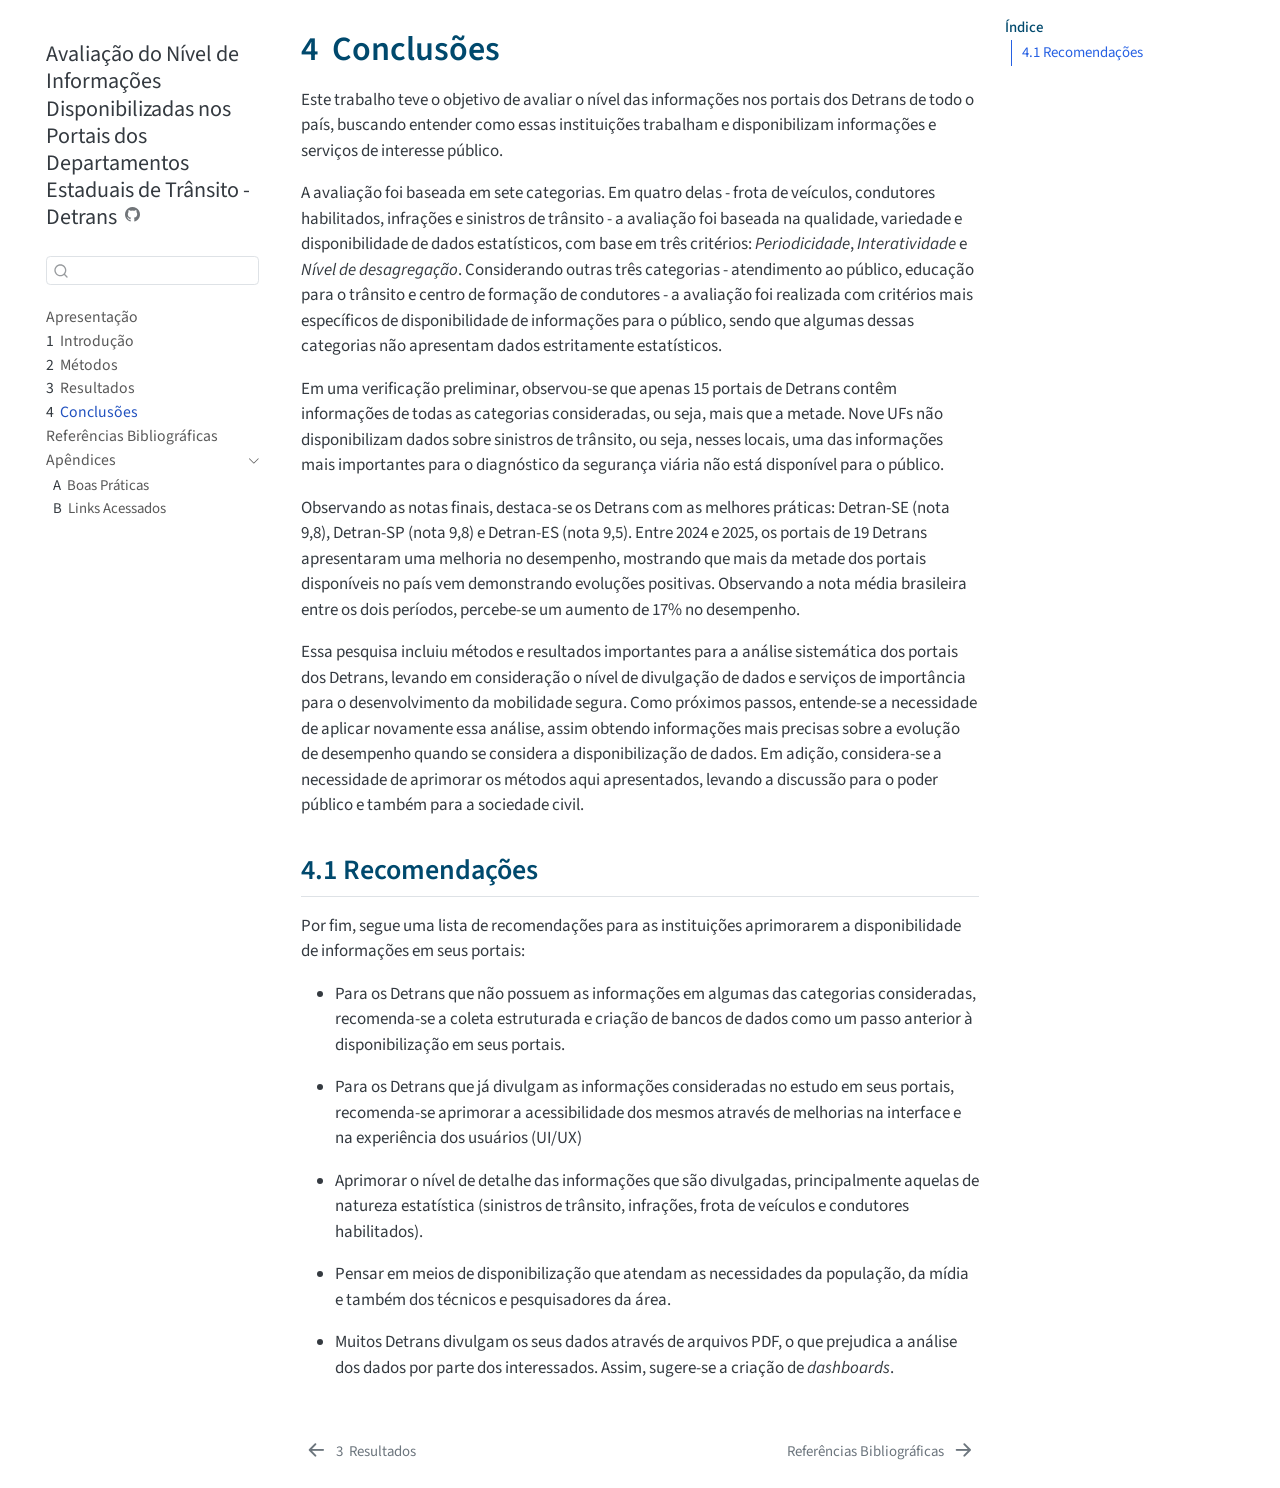
<file: 04-conclusao.html>
<!DOCTYPE html>
<html xmlns="http://www.w3.org/1999/xhtml" lang="pt-BR" xml:lang="pt-BR"><head>

<meta charset="utf-8">
<meta name="generator" content="quarto-1.8.25">

<meta name="viewport" content="width=device-width, initial-scale=1.0, user-scalable=yes">


<title>4&nbsp; Conclusões – Avaliação do Nível de Informações Disponibilizadas nos Portais dos Departamentos Estaduais de Trânsito - Detrans</title>
<style>
code{white-space: pre-wrap;}
span.smallcaps{font-variant: small-caps;}
div.columns{display: flex; gap: min(4vw, 1.5em);}
div.column{flex: auto; overflow-x: auto;}
div.hanging-indent{margin-left: 1.5em; text-indent: -1.5em;}
ul.task-list{list-style: none;}
ul.task-list li input[type="checkbox"] {
  width: 0.8em;
  margin: 0 0.8em 0.2em -1em; /* quarto-specific, see https://github.com/quarto-dev/quarto-cli/issues/4556 */ 
  vertical-align: middle;
}
</style>


<script src="site_libs/quarto-nav/quarto-nav.js"></script>
<script src="site_libs/quarto-nav/headroom.min.js"></script>
<script src="site_libs/clipboard/clipboard.min.js"></script>
<script src="site_libs/quarto-search/autocomplete.umd.js"></script>
<script src="site_libs/quarto-search/fuse.min.js"></script>
<script src="site_libs/quarto-search/quarto-search.js"></script>
<meta name="quarto:offset" content="./">
<link href="./99-referencias.html" rel="next">
<link href="./03-resultados.html" rel="prev">
<link href="./logo/onsv-fav.ico" rel="icon">
<script src="site_libs/quarto-html/quarto.js" type="module"></script>
<script src="site_libs/quarto-html/tabsets/tabsets.js" type="module"></script>
<script src="site_libs/quarto-html/axe/axe-check.js" type="module"></script>
<script src="site_libs/quarto-html/popper.min.js"></script>
<script src="site_libs/quarto-html/tippy.umd.min.js"></script>
<script src="site_libs/quarto-html/anchor.min.js"></script>
<link href="site_libs/quarto-html/tippy.css" rel="stylesheet">
<link href="site_libs/quarto-html/quarto-syntax-highlighting-7b89279ff1a6dce999919e0e67d4d9ec.css" rel="stylesheet" id="quarto-text-highlighting-styles">
<script src="site_libs/bootstrap/bootstrap.min.js"></script>
<link href="site_libs/bootstrap/bootstrap-icons.css" rel="stylesheet">
<link href="site_libs/bootstrap/bootstrap-bf1ce2a9bbe0a9c3d8b1e0a16455843c.min.css" rel="stylesheet" append-hash="true" id="quarto-bootstrap" data-mode="light">
<script id="quarto-search-options" type="application/json">{
  "location": "sidebar",
  "copy-button": false,
  "collapse-after": 3,
  "panel-placement": "start",
  "type": "textbox",
  "limit": 50,
  "keyboard-shortcut": [
    "f",
    "/",
    "s"
  ],
  "show-item-context": false,
  "language": {
    "search-no-results-text": "Nenhum resultado",
    "search-matching-documents-text": "documentos correspondentes",
    "search-copy-link-title": "Copiar link para a busca",
    "search-hide-matches-text": "Esconder correspondências adicionais",
    "search-more-match-text": "mais correspondência neste documento",
    "search-more-matches-text": "mais correspondências neste documento",
    "search-clear-button-title": "Limpar",
    "search-text-placeholder": "",
    "search-detached-cancel-button-title": "Cancelar",
    "search-submit-button-title": "Enviar",
    "search-label": "Procurar"
  }
}</script>


<meta name="twitter:title" content="4&nbsp; Conclusões – Avaliação do Nível de Informações Disponibilizadas nos Portais dos Departamentos Estaduais de Trânsito - Detrans">
<meta name="twitter:description" content="">
<meta name="twitter:card" content="summary">
</head>

<body class="nav-sidebar floating quarto-light">

<div id="quarto-search-results"></div>
  <header id="quarto-header" class="headroom fixed-top">
  <nav class="quarto-secondary-nav">
    <div class="container-fluid d-flex">
      <button type="button" class="quarto-btn-toggle btn" data-bs-toggle="collapse" role="button" data-bs-target=".quarto-sidebar-collapse-item" aria-controls="quarto-sidebar" aria-expanded="false" aria-label="Alternar barra lateral" onclick="if (window.quartoToggleHeadroom) { window.quartoToggleHeadroom(); }">
        <i class="bi bi-layout-text-sidebar-reverse"></i>
      </button>
        <nav class="quarto-page-breadcrumbs" aria-label="breadcrumb"><ol class="breadcrumb"><li class="breadcrumb-item"><a href="./04-conclusao.html"><span class="chapter-number">4</span>&nbsp; <span class="chapter-title">Conclusões</span></a></li></ol></nav>
        <a class="flex-grow-1" role="navigation" data-bs-toggle="collapse" data-bs-target=".quarto-sidebar-collapse-item" aria-controls="quarto-sidebar" aria-expanded="false" aria-label="Alternar barra lateral" onclick="if (window.quartoToggleHeadroom) { window.quartoToggleHeadroom(); }">      
        </a>
      <button type="button" class="btn quarto-search-button" aria-label="Procurar" onclick="window.quartoOpenSearch();">
        <i class="bi bi-search"></i>
      </button>
    </div>
  </nav>
</header>
<!-- content -->
<div id="quarto-content" class="quarto-container page-columns page-rows-contents page-layout-article">
<!-- sidebar -->
  <nav id="quarto-sidebar" class="sidebar collapse collapse-horizontal quarto-sidebar-collapse-item sidebar-navigation floating overflow-auto">
    <div class="pt-lg-2 mt-2 text-left sidebar-header sidebar-header-stacked">
      <a href="./index.html" class="sidebar-logo-link">
      </a>
    <div class="sidebar-title mb-0 py-0">
      <a href="./">Avaliação do Nível de Informações Disponibilizadas nos Portais dos Departamentos Estaduais de Trânsito - Detrans</a> 
        <div class="sidebar-tools-main">
    <a href="https://www.github.com/onsv/revisao-detrans" title="Source Code" class="quarto-navigation-tool px-1" aria-label="Source Code"><i class="bi bi-github"></i></a>
</div>
    </div>
      </div>
        <div class="mt-2 flex-shrink-0 align-items-center">
        <div class="sidebar-search">
        <div id="quarto-search" class="" title="Procurar"></div>
        </div>
        </div>
    <div class="sidebar-menu-container"> 
    <ul class="list-unstyled mt-1">
        <li class="sidebar-item">
  <div class="sidebar-item-container"> 
  <a href="./index.html" class="sidebar-item-text sidebar-link">
 <span class="menu-text">Apresentação</span></a>
  </div>
</li>
        <li class="sidebar-item">
  <div class="sidebar-item-container"> 
  <a href="./01-intro.html" class="sidebar-item-text sidebar-link">
 <span class="menu-text"><span class="chapter-number">1</span>&nbsp; <span class="chapter-title">Introdução</span></span></a>
  </div>
</li>
        <li class="sidebar-item">
  <div class="sidebar-item-container"> 
  <a href="./02-metodos.html" class="sidebar-item-text sidebar-link">
 <span class="menu-text"><span class="chapter-number">2</span>&nbsp; <span class="chapter-title">Métodos</span></span></a>
  </div>
</li>
        <li class="sidebar-item">
  <div class="sidebar-item-container"> 
  <a href="./03-resultados.html" class="sidebar-item-text sidebar-link">
 <span class="menu-text"><span class="chapter-number">3</span>&nbsp; <span class="chapter-title">Resultados</span></span></a>
  </div>
</li>
        <li class="sidebar-item">
  <div class="sidebar-item-container"> 
  <a href="./04-conclusao.html" class="sidebar-item-text sidebar-link active">
 <span class="menu-text"><span class="chapter-number">4</span>&nbsp; <span class="chapter-title">Conclusões</span></span></a>
  </div>
</li>
        <li class="sidebar-item">
  <div class="sidebar-item-container"> 
  <a href="./99-referencias.html" class="sidebar-item-text sidebar-link">
 <span class="menu-text">Referências Bibliográficas</span></a>
  </div>
</li>
        <li class="sidebar-item sidebar-item-section">
      <div class="sidebar-item-container"> 
            <a class="sidebar-item-text sidebar-link text-start" data-bs-toggle="collapse" data-bs-target="#quarto-sidebar-section-1" role="navigation" aria-expanded="true">
 <span class="menu-text">Apêndices</span></a>
          <a class="sidebar-item-toggle text-start" data-bs-toggle="collapse" data-bs-target="#quarto-sidebar-section-1" role="navigation" aria-expanded="true" aria-label="Alternar seção">
            <i class="bi bi-chevron-right ms-2"></i>
          </a> 
      </div>
      <ul id="quarto-sidebar-section-1" class="collapse list-unstyled sidebar-section depth1 show">  
          <li class="sidebar-item">
  <div class="sidebar-item-container"> 
  <a href="./9a-praticas.html" class="sidebar-item-text sidebar-link">
 <span class="menu-text"><span class="chapter-number">A</span>&nbsp; <span class="chapter-title">Boas Práticas</span></span></a>
  </div>
</li>
          <li class="sidebar-item">
  <div class="sidebar-item-container"> 
  <a href="./9b-links.html" class="sidebar-item-text sidebar-link">
 <span class="menu-text"><span class="chapter-number">B</span>&nbsp; <span class="chapter-title">Links Acessados</span></span></a>
  </div>
</li>
      </ul>
  </li>
    </ul>
    </div>
</nav>
<div id="quarto-sidebar-glass" class="quarto-sidebar-collapse-item" data-bs-toggle="collapse" data-bs-target=".quarto-sidebar-collapse-item"></div>
<!-- margin-sidebar -->
    <div id="quarto-margin-sidebar" class="sidebar margin-sidebar">
        <nav id="TOC" role="doc-toc" class="toc-active">
    <h2 id="toc-title">Índice</h2>
   
  <ul>
  <li><a href="#recomendações" id="toc-recomendações" class="nav-link active" data-scroll-target="#recomendações"><span class="header-section-number">4.1</span> Recomendações</a></li>
  </ul>
</nav>
    </div>
<!-- main -->
<main class="content" id="quarto-document-content">

<header id="title-block-header" class="quarto-title-block default">
<div class="quarto-title">
<h1 class="title"><span id="sec-conclusion" class="quarto-section-identifier"><span class="chapter-number">4</span>&nbsp; <span class="chapter-title">Conclusões</span></span></h1>
</div>



<div class="quarto-title-meta">

    
  
    
  </div>
  


</header>


<p>Este trabalho teve o objetivo de avaliar o nível das informações nos portais dos Detrans de todo o país, buscando entender como essas instituições trabalham e disponibilizam informações e serviços de interesse público.</p>
<p>A avaliação foi baseada em sete categorias. Em quatro delas - frota de veículos, condutores habilitados, infrações e sinistros de trânsito - a avaliação foi baseada na qualidade, variedade e disponibilidade de dados estatísticos, com base em três critérios: <em>Periodicidade</em>, <em>Interatividade</em> e <em>Nível de desagregação</em>. Considerando outras três categorias - atendimento ao público, educação para o trânsito e centro de formação de condutores - a avaliação foi realizada com critérios mais específicos de disponibilidade de informações para o público, sendo que algumas dessas categorias não apresentam dados estritamente estatísticos.</p>
<p>Em uma verificação preliminar, observou-se que apenas 15 portais de Detrans contêm informações de todas as categorias consideradas, ou seja, mais que a metade. Nove UFs não disponibilizam dados sobre sinistros de trânsito, ou seja, nesses locais, uma das informações mais importantes para o diagnóstico da segurança viária não está disponível para o público.</p>
<p>Observando as notas finais, destaca-se os Detrans com as melhores práticas: Detran-SE (nota 9,8), Detran-SP (nota 9,8) e Detran-ES (nota 9,5). Entre 2024 e 2025, os portais de 19 Detrans apresentaram uma melhoria no desempenho, mostrando que mais da metade dos portais disponíveis no país vem demonstrando evoluções positivas. Observando a nota média brasileira entre os dois períodos, percebe-se um aumento de 17% no desempenho.</p>
<p>Essa pesquisa incluiu métodos e resultados importantes para a análise sistemática dos portais dos Detrans, levando em consideração o nível de divulgação de dados e serviços de importância para o desenvolvimento da mobilidade segura. Como próximos passos, entende-se a necessidade de aplicar novamente essa análise, assim obtendo informações mais precisas sobre a evolução de desempenho quando se considera a disponibilização de dados. Em adição, considera-se a necessidade de aprimorar os métodos aqui apresentados, levando a discussão para o poder público e também para a sociedade civil.</p>
<section id="recomendações" class="level2" data-number="4.1">
<h2 data-number="4.1" class="anchored" data-anchor-id="recomendações"><span class="header-section-number">4.1</span> Recomendações</h2>
<p>Por fim, segue uma lista de recomendações para as instituições aprimorarem a disponibilidade de informações em seus portais:</p>
<ul>
<li><p>Para os Detrans que não possuem as informações em algumas das categorias consideradas, recomenda-se a coleta estruturada e criação de bancos de dados como um passo anterior à disponibilização em seus portais.</p></li>
<li><p>Para os Detrans que já divulgam as informações consideradas no estudo em seus portais, recomenda-se aprimorar a acessibilidade dos mesmos através de melhorias na interface e na experiência dos usuários (UI/UX)</p></li>
<li><p>Aprimorar o nível de detalhe das informações que são divulgadas, principalmente aquelas de natureza estatística (sinistros de trânsito, infrações, frota de veículos e condutores habilitados).</p></li>
<li><p>Pensar em meios de disponibilização que atendam as necessidades da população, da mídia e também dos técnicos e pesquisadores da área.</p></li>
<li><p>Muitos Detrans divulgam os seus dados através de arquivos PDF, o que prejudica a análise dos dados por parte dos interessados. Assim, sugere-se a criação de <em>dashboards</em>.</p></li>
</ul>


</section>

</main> <!-- /main -->
<script id="quarto-html-after-body" type="application/javascript">
  window.document.addEventListener("DOMContentLoaded", function (event) {
    const icon = "";
    const anchorJS = new window.AnchorJS();
    anchorJS.options = {
      placement: 'right',
      icon: icon
    };
    anchorJS.add('.anchored');
    const isCodeAnnotation = (el) => {
      for (const clz of el.classList) {
        if (clz.startsWith('code-annotation-')) {                     
          return true;
        }
      }
      return false;
    }
    const onCopySuccess = function(e) {
      // button target
      const button = e.trigger;
      // don't keep focus
      button.blur();
      // flash "checked"
      button.classList.add('code-copy-button-checked');
      var currentTitle = button.getAttribute("title");
      button.setAttribute("title", "Copiada");
      let tooltip;
      if (window.bootstrap) {
        button.setAttribute("data-bs-toggle", "tooltip");
        button.setAttribute("data-bs-placement", "left");
        button.setAttribute("data-bs-title", "Copiada");
        tooltip = new bootstrap.Tooltip(button, 
          { trigger: "manual", 
            customClass: "code-copy-button-tooltip",
            offset: [0, -8]});
        tooltip.show();    
      }
      setTimeout(function() {
        if (tooltip) {
          tooltip.hide();
          button.removeAttribute("data-bs-title");
          button.removeAttribute("data-bs-toggle");
          button.removeAttribute("data-bs-placement");
        }
        button.setAttribute("title", currentTitle);
        button.classList.remove('code-copy-button-checked');
      }, 1000);
      // clear code selection
      e.clearSelection();
    }
    const getTextToCopy = function(trigger) {
      const outerScaffold = trigger.parentElement.cloneNode(true);
      const codeEl = outerScaffold.querySelector('code');
      for (const childEl of codeEl.children) {
        if (isCodeAnnotation(childEl)) {
          childEl.remove();
        }
      }
      return codeEl.innerText;
    }
    const clipboard = new window.ClipboardJS('.code-copy-button:not([data-in-quarto-modal])', {
      text: getTextToCopy
    });
    clipboard.on('success', onCopySuccess);
    if (window.document.getElementById('quarto-embedded-source-code-modal')) {
      const clipboardModal = new window.ClipboardJS('.code-copy-button[data-in-quarto-modal]', {
        text: getTextToCopy,
        container: window.document.getElementById('quarto-embedded-source-code-modal')
      });
      clipboardModal.on('success', onCopySuccess);
    }
      var localhostRegex = new RegExp(/^(?:http|https):\/\/localhost\:?[0-9]*\//);
      var mailtoRegex = new RegExp(/^mailto:/);
        var filterRegex = new RegExp('/' + window.location.host + '/');
      var isInternal = (href) => {
          return filterRegex.test(href) || localhostRegex.test(href) || mailtoRegex.test(href);
      }
      // Inspect non-navigation links and adorn them if external
     var links = window.document.querySelectorAll('a[href]:not(.nav-link):not(.navbar-brand):not(.toc-action):not(.sidebar-link):not(.sidebar-item-toggle):not(.pagination-link):not(.no-external):not([aria-hidden]):not(.dropdown-item):not(.quarto-navigation-tool):not(.about-link)');
      for (var i=0; i<links.length; i++) {
        const link = links[i];
        if (!isInternal(link.href)) {
          // undo the damage that might have been done by quarto-nav.js in the case of
          // links that we want to consider external
          if (link.dataset.originalHref !== undefined) {
            link.href = link.dataset.originalHref;
          }
        }
      }
    function tippyHover(el, contentFn, onTriggerFn, onUntriggerFn) {
      const config = {
        allowHTML: true,
        maxWidth: 500,
        delay: 100,
        arrow: false,
        appendTo: function(el) {
            return el.parentElement;
        },
        interactive: true,
        interactiveBorder: 10,
        theme: 'quarto',
        placement: 'bottom-start',
      };
      if (contentFn) {
        config.content = contentFn;
      }
      if (onTriggerFn) {
        config.onTrigger = onTriggerFn;
      }
      if (onUntriggerFn) {
        config.onUntrigger = onUntriggerFn;
      }
      window.tippy(el, config); 
    }
    const noterefs = window.document.querySelectorAll('a[role="doc-noteref"]');
    for (var i=0; i<noterefs.length; i++) {
      const ref = noterefs[i];
      tippyHover(ref, function() {
        // use id or data attribute instead here
        let href = ref.getAttribute('data-footnote-href') || ref.getAttribute('href');
        try { href = new URL(href).hash; } catch {}
        const id = href.replace(/^#\/?/, "");
        const note = window.document.getElementById(id);
        if (note) {
          return note.innerHTML;
        } else {
          return "";
        }
      });
    }
    const xrefs = window.document.querySelectorAll('a.quarto-xref');
    const processXRef = (id, note) => {
      // Strip column container classes
      const stripColumnClz = (el) => {
        el.classList.remove("page-full", "page-columns");
        if (el.children) {
          for (const child of el.children) {
            stripColumnClz(child);
          }
        }
      }
      stripColumnClz(note)
      if (id === null || id.startsWith('sec-')) {
        // Special case sections, only their first couple elements
        const container = document.createElement("div");
        if (note.children && note.children.length > 2) {
          container.appendChild(note.children[0].cloneNode(true));
          for (let i = 1; i < note.children.length; i++) {
            const child = note.children[i];
            if (child.tagName === "P" && child.innerText === "") {
              continue;
            } else {
              container.appendChild(child.cloneNode(true));
              break;
            }
          }
          if (window.Quarto?.typesetMath) {
            window.Quarto.typesetMath(container);
          }
          return container.innerHTML
        } else {
          if (window.Quarto?.typesetMath) {
            window.Quarto.typesetMath(note);
          }
          return note.innerHTML;
        }
      } else {
        // Remove any anchor links if they are present
        const anchorLink = note.querySelector('a.anchorjs-link');
        if (anchorLink) {
          anchorLink.remove();
        }
        if (window.Quarto?.typesetMath) {
          window.Quarto.typesetMath(note);
        }
        if (note.classList.contains("callout")) {
          return note.outerHTML;
        } else {
          return note.innerHTML;
        }
      }
    }
    for (var i=0; i<xrefs.length; i++) {
      const xref = xrefs[i];
      tippyHover(xref, undefined, function(instance) {
        instance.disable();
        let url = xref.getAttribute('href');
        let hash = undefined; 
        if (url.startsWith('#')) {
          hash = url;
        } else {
          try { hash = new URL(url).hash; } catch {}
        }
        if (hash) {
          const id = hash.replace(/^#\/?/, "");
          const note = window.document.getElementById(id);
          if (note !== null) {
            try {
              const html = processXRef(id, note.cloneNode(true));
              instance.setContent(html);
            } finally {
              instance.enable();
              instance.show();
            }
          } else {
            // See if we can fetch this
            fetch(url.split('#')[0])
            .then(res => res.text())
            .then(html => {
              const parser = new DOMParser();
              const htmlDoc = parser.parseFromString(html, "text/html");
              const note = htmlDoc.getElementById(id);
              if (note !== null) {
                const html = processXRef(id, note);
                instance.setContent(html);
              } 
            }).finally(() => {
              instance.enable();
              instance.show();
            });
          }
        } else {
          // See if we can fetch a full url (with no hash to target)
          // This is a special case and we should probably do some content thinning / targeting
          fetch(url)
          .then(res => res.text())
          .then(html => {
            const parser = new DOMParser();
            const htmlDoc = parser.parseFromString(html, "text/html");
            const note = htmlDoc.querySelector('main.content');
            if (note !== null) {
              // This should only happen for chapter cross references
              // (since there is no id in the URL)
              // remove the first header
              if (note.children.length > 0 && note.children[0].tagName === "HEADER") {
                note.children[0].remove();
              }
              const html = processXRef(null, note);
              instance.setContent(html);
            } 
          }).finally(() => {
            instance.enable();
            instance.show();
          });
        }
      }, function(instance) {
      });
    }
        let selectedAnnoteEl;
        const selectorForAnnotation = ( cell, annotation) => {
          let cellAttr = 'data-code-cell="' + cell + '"';
          let lineAttr = 'data-code-annotation="' +  annotation + '"';
          const selector = 'span[' + cellAttr + '][' + lineAttr + ']';
          return selector;
        }
        const selectCodeLines = (annoteEl) => {
          const doc = window.document;
          const targetCell = annoteEl.getAttribute("data-target-cell");
          const targetAnnotation = annoteEl.getAttribute("data-target-annotation");
          const annoteSpan = window.document.querySelector(selectorForAnnotation(targetCell, targetAnnotation));
          const lines = annoteSpan.getAttribute("data-code-lines").split(",");
          const lineIds = lines.map((line) => {
            return targetCell + "-" + line;
          })
          let top = null;
          let height = null;
          let parent = null;
          if (lineIds.length > 0) {
              //compute the position of the single el (top and bottom and make a div)
              const el = window.document.getElementById(lineIds[0]);
              top = el.offsetTop;
              height = el.offsetHeight;
              parent = el.parentElement.parentElement;
            if (lineIds.length > 1) {
              const lastEl = window.document.getElementById(lineIds[lineIds.length - 1]);
              const bottom = lastEl.offsetTop + lastEl.offsetHeight;
              height = bottom - top;
            }
            if (top !== null && height !== null && parent !== null) {
              // cook up a div (if necessary) and position it 
              let div = window.document.getElementById("code-annotation-line-highlight");
              if (div === null) {
                div = window.document.createElement("div");
                div.setAttribute("id", "code-annotation-line-highlight");
                div.style.position = 'absolute';
                parent.appendChild(div);
              }
              div.style.top = top - 2 + "px";
              div.style.height = height + 4 + "px";
              div.style.left = 0;
              let gutterDiv = window.document.getElementById("code-annotation-line-highlight-gutter");
              if (gutterDiv === null) {
                gutterDiv = window.document.createElement("div");
                gutterDiv.setAttribute("id", "code-annotation-line-highlight-gutter");
                gutterDiv.style.position = 'absolute';
                const codeCell = window.document.getElementById(targetCell);
                const gutter = codeCell.querySelector('.code-annotation-gutter');
                gutter.appendChild(gutterDiv);
              }
              gutterDiv.style.top = top - 2 + "px";
              gutterDiv.style.height = height + 4 + "px";
            }
            selectedAnnoteEl = annoteEl;
          }
        };
        const unselectCodeLines = () => {
          const elementsIds = ["code-annotation-line-highlight", "code-annotation-line-highlight-gutter"];
          elementsIds.forEach((elId) => {
            const div = window.document.getElementById(elId);
            if (div) {
              div.remove();
            }
          });
          selectedAnnoteEl = undefined;
        };
          // Handle positioning of the toggle
      window.addEventListener(
        "resize",
        throttle(() => {
          elRect = undefined;
          if (selectedAnnoteEl) {
            selectCodeLines(selectedAnnoteEl);
          }
        }, 10)
      );
      function throttle(fn, ms) {
      let throttle = false;
      let timer;
        return (...args) => {
          if(!throttle) { // first call gets through
              fn.apply(this, args);
              throttle = true;
          } else { // all the others get throttled
              if(timer) clearTimeout(timer); // cancel #2
              timer = setTimeout(() => {
                fn.apply(this, args);
                timer = throttle = false;
              }, ms);
          }
        };
      }
        // Attach click handler to the DT
        const annoteDls = window.document.querySelectorAll('dt[data-target-cell]');
        for (const annoteDlNode of annoteDls) {
          annoteDlNode.addEventListener('click', (event) => {
            const clickedEl = event.target;
            if (clickedEl !== selectedAnnoteEl) {
              unselectCodeLines();
              const activeEl = window.document.querySelector('dt[data-target-cell].code-annotation-active');
              if (activeEl) {
                activeEl.classList.remove('code-annotation-active');
              }
              selectCodeLines(clickedEl);
              clickedEl.classList.add('code-annotation-active');
            } else {
              // Unselect the line
              unselectCodeLines();
              clickedEl.classList.remove('code-annotation-active');
            }
          });
        }
    const findCites = (el) => {
      const parentEl = el.parentElement;
      if (parentEl) {
        const cites = parentEl.dataset.cites;
        if (cites) {
          return {
            el,
            cites: cites.split(' ')
          };
        } else {
          return findCites(el.parentElement)
        }
      } else {
        return undefined;
      }
    };
    var bibliorefs = window.document.querySelectorAll('a[role="doc-biblioref"]');
    for (var i=0; i<bibliorefs.length; i++) {
      const ref = bibliorefs[i];
      const citeInfo = findCites(ref);
      if (citeInfo) {
        tippyHover(citeInfo.el, function() {
          var popup = window.document.createElement('div');
          citeInfo.cites.forEach(function(cite) {
            var citeDiv = window.document.createElement('div');
            citeDiv.classList.add('hanging-indent');
            citeDiv.classList.add('csl-entry');
            var biblioDiv = window.document.getElementById('ref-' + cite);
            if (biblioDiv) {
              citeDiv.innerHTML = biblioDiv.innerHTML;
            }
            popup.appendChild(citeDiv);
          });
          return popup.innerHTML;
        });
      }
    }
  });
  </script>
<nav class="page-navigation">
  <div class="nav-page nav-page-previous">
      <a href="./03-resultados.html" class="pagination-link" aria-label="Resultados">
        <i class="bi bi-arrow-left-short"></i> <span class="nav-page-text"><span class="chapter-number">3</span>&nbsp; <span class="chapter-title">Resultados</span></span>
      </a>          
  </div>
  <div class="nav-page nav-page-next">
      <a href="./99-referencias.html" class="pagination-link" aria-label="Referências Bibliográficas">
        <span class="nav-page-text">Referências Bibliográficas</span> <i class="bi bi-arrow-right-short"></i>
      </a>
  </div>
</nav>
</div> <!-- /content -->




</body></html>
</file>
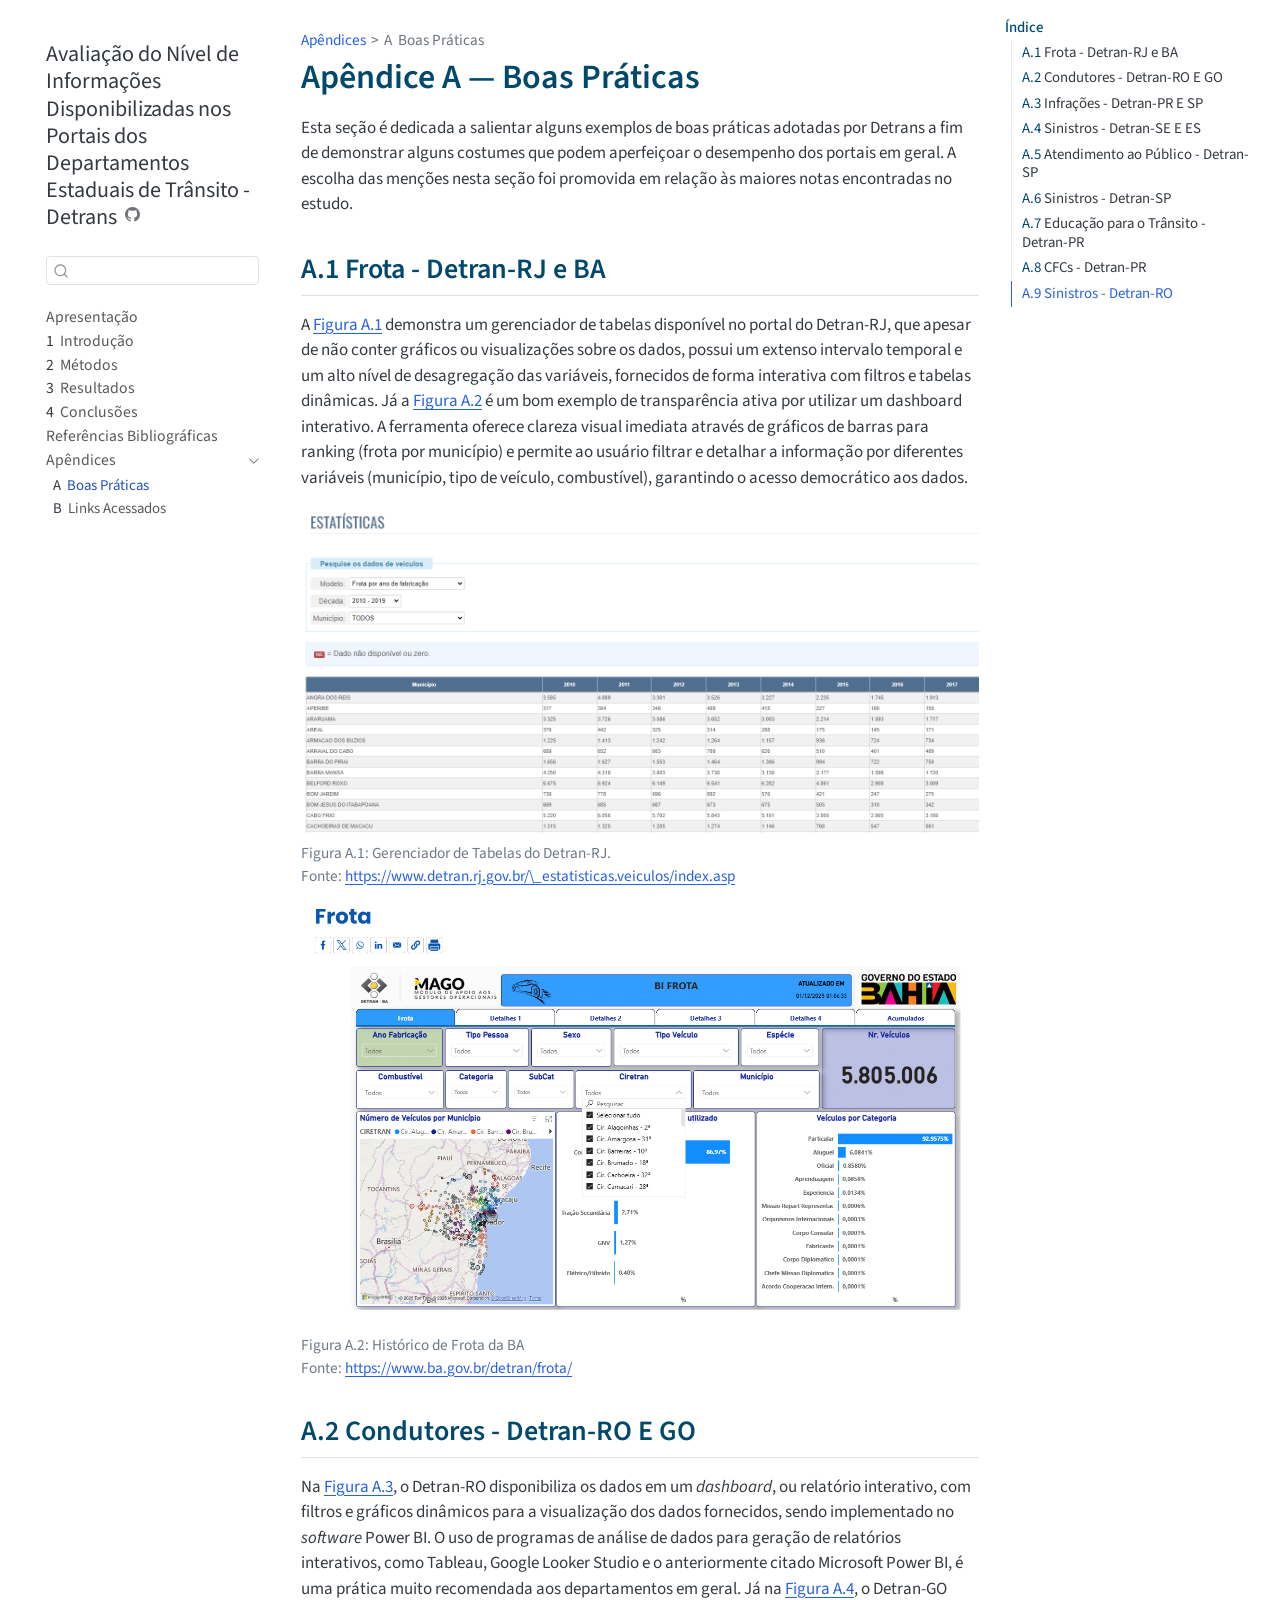
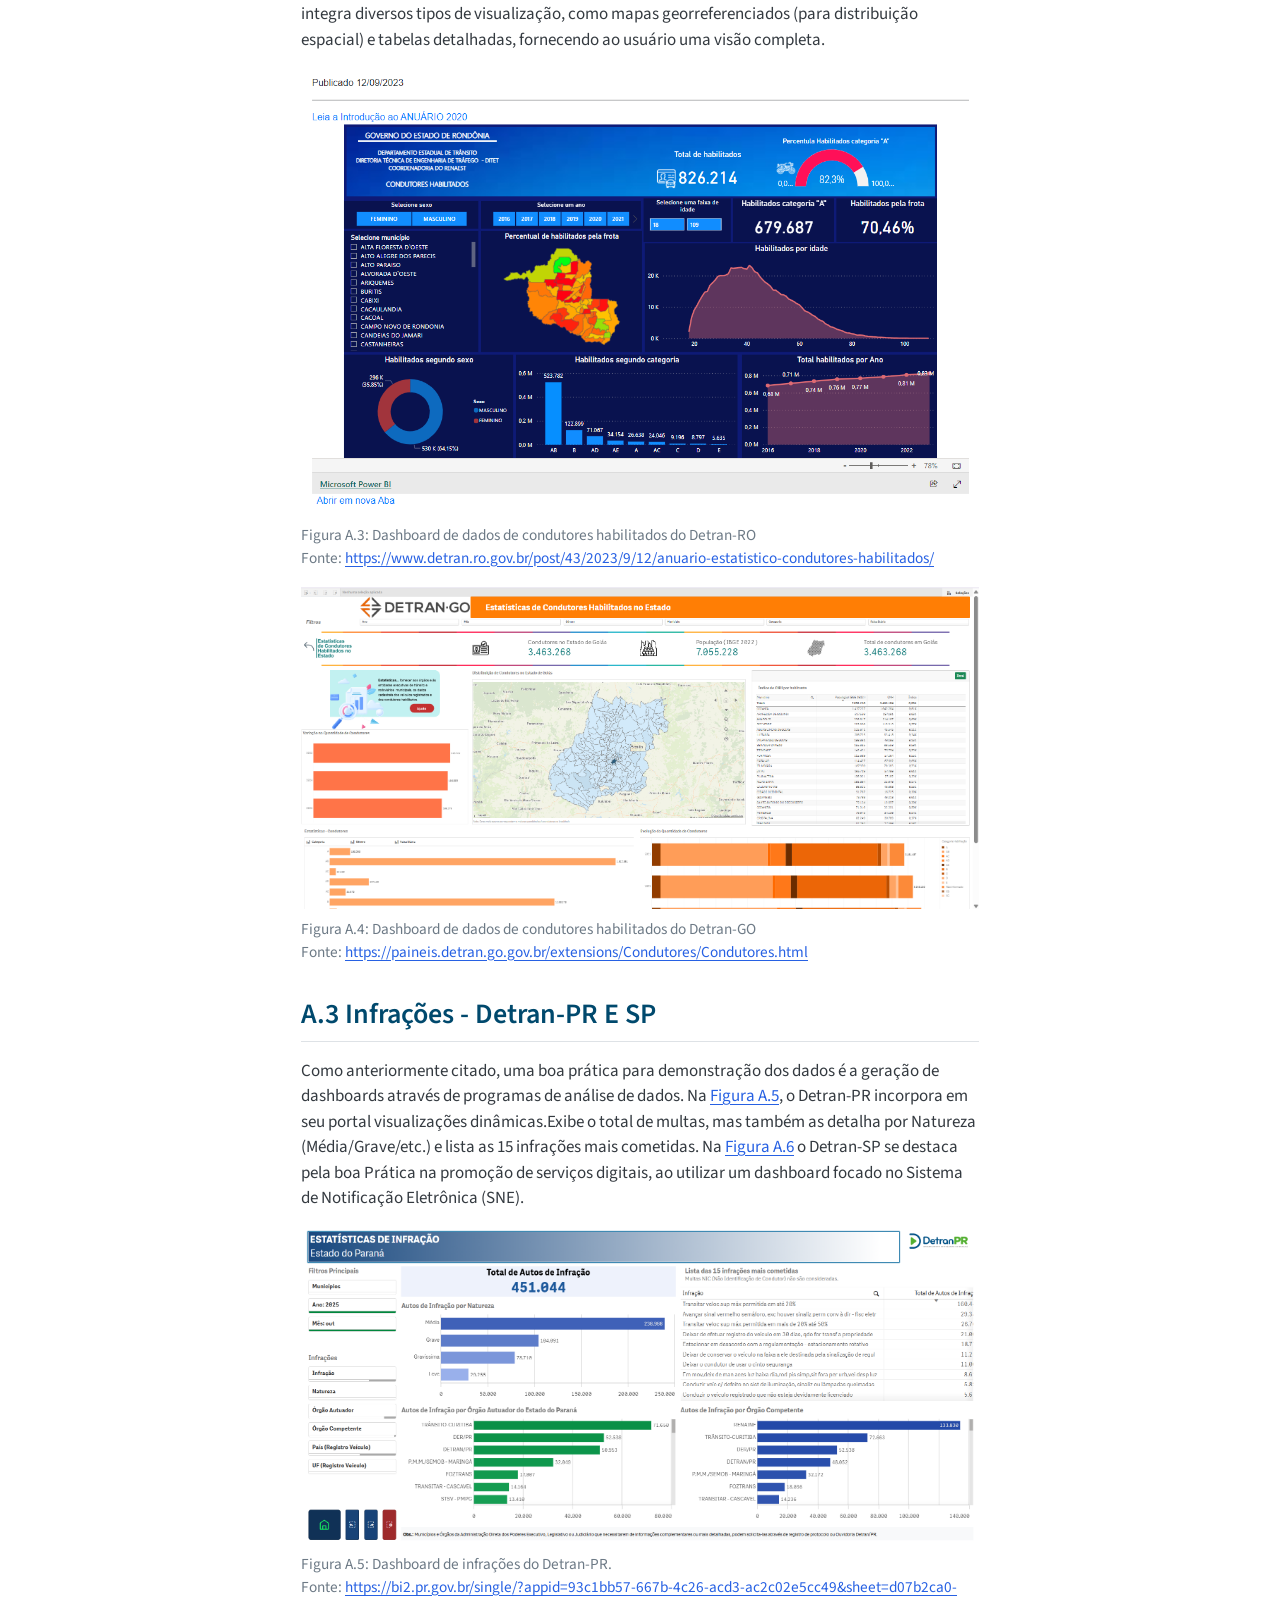
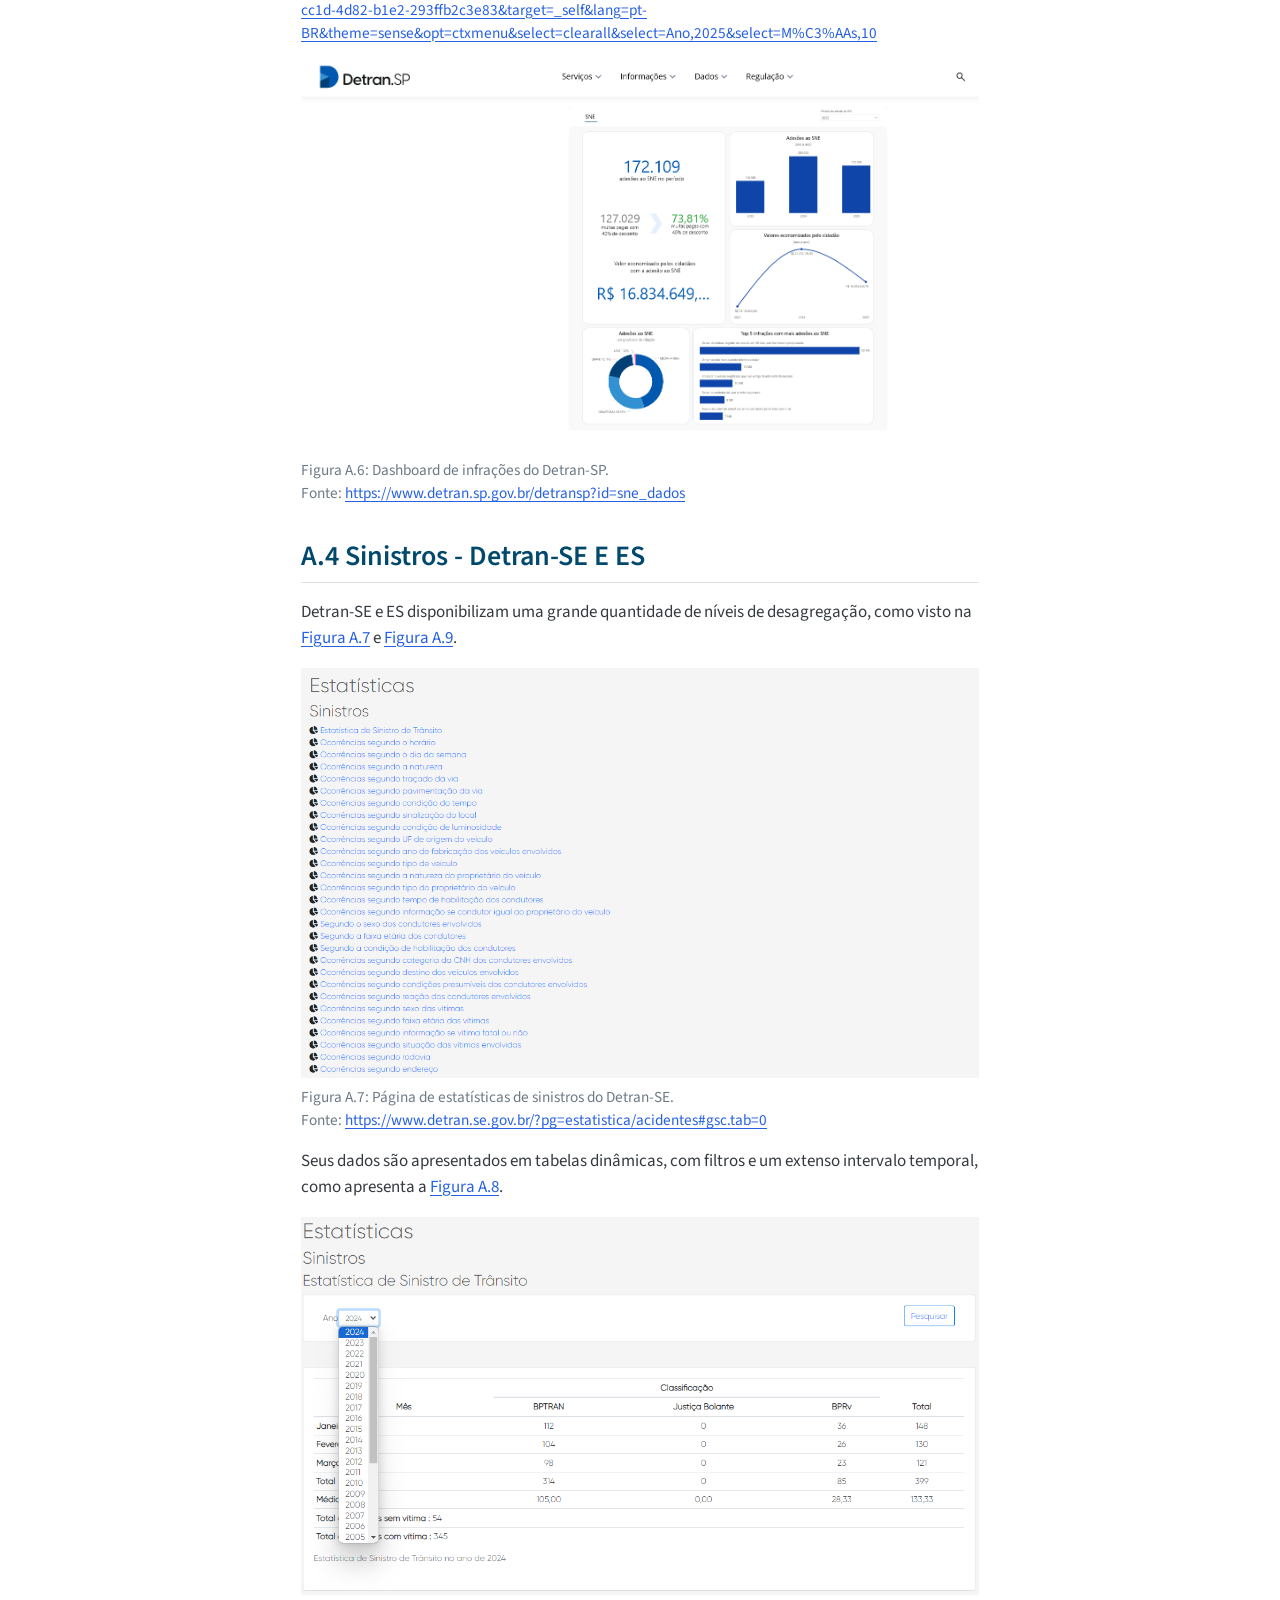
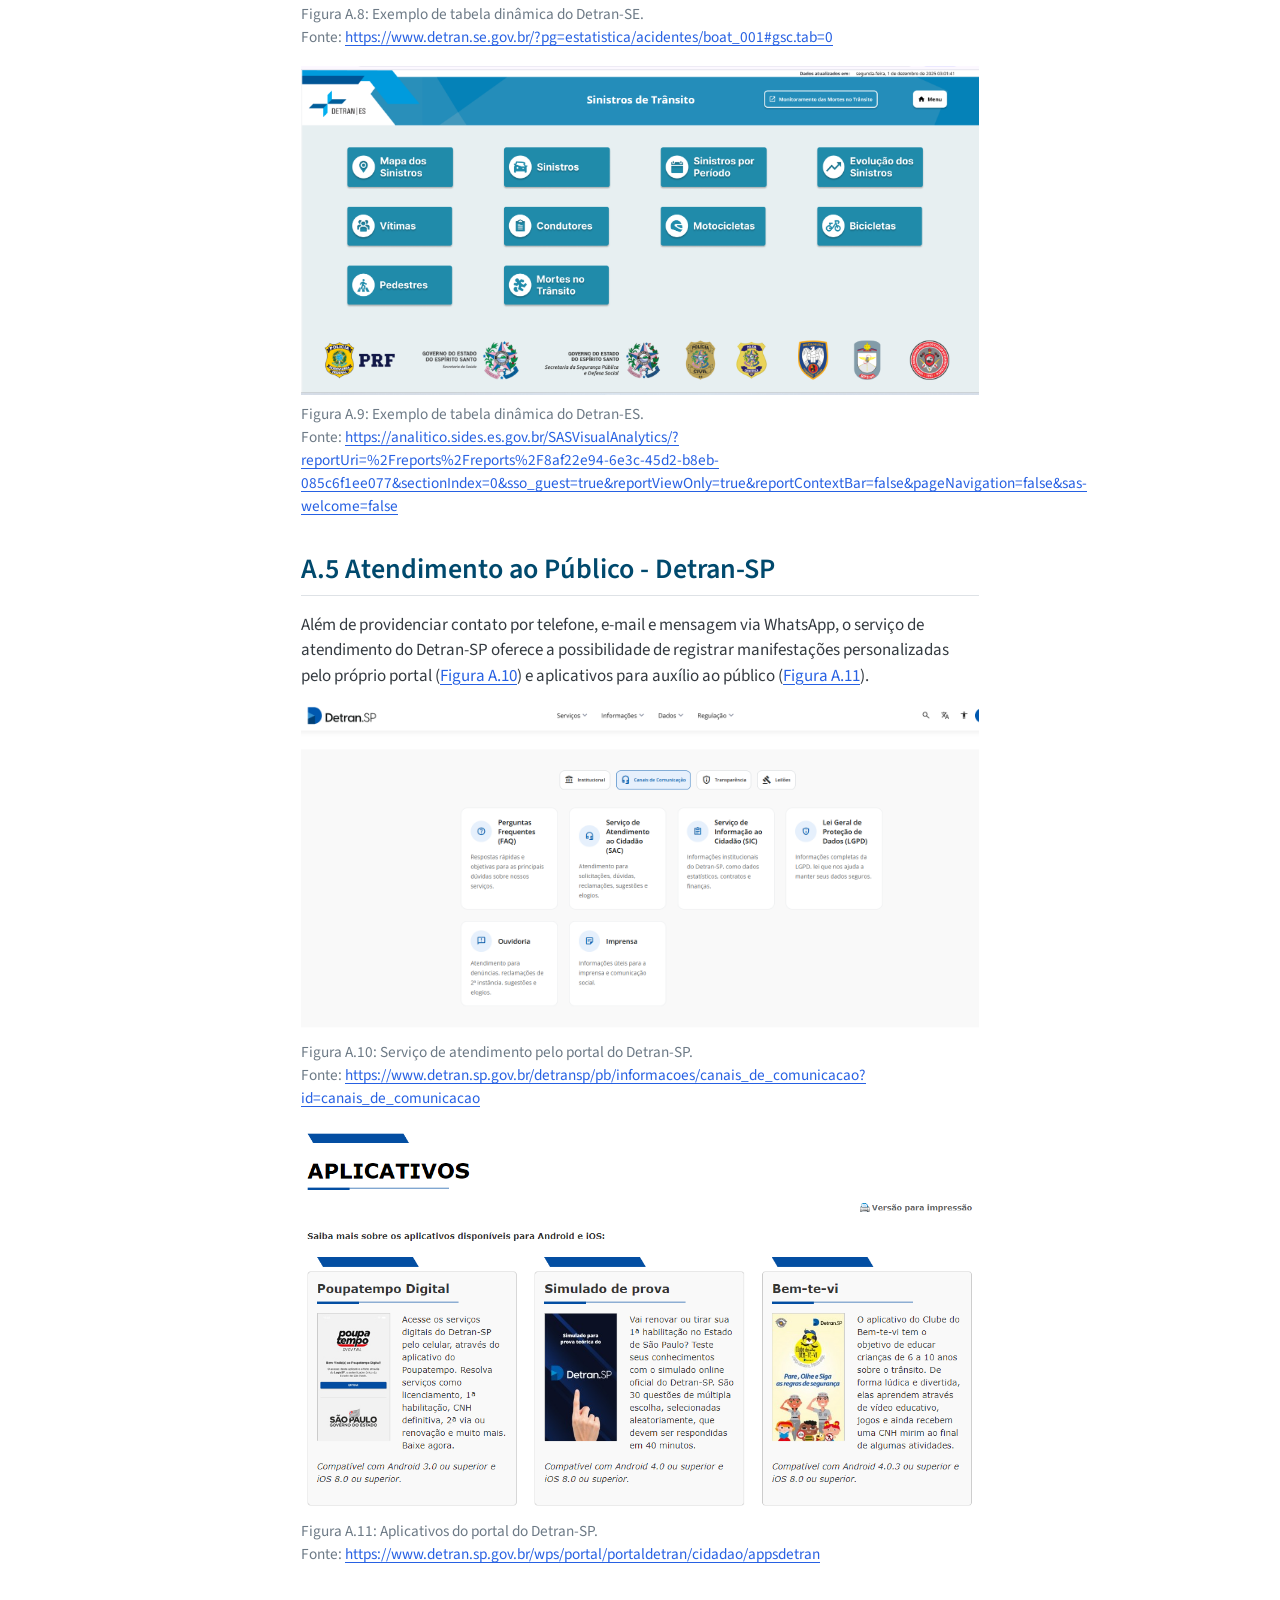
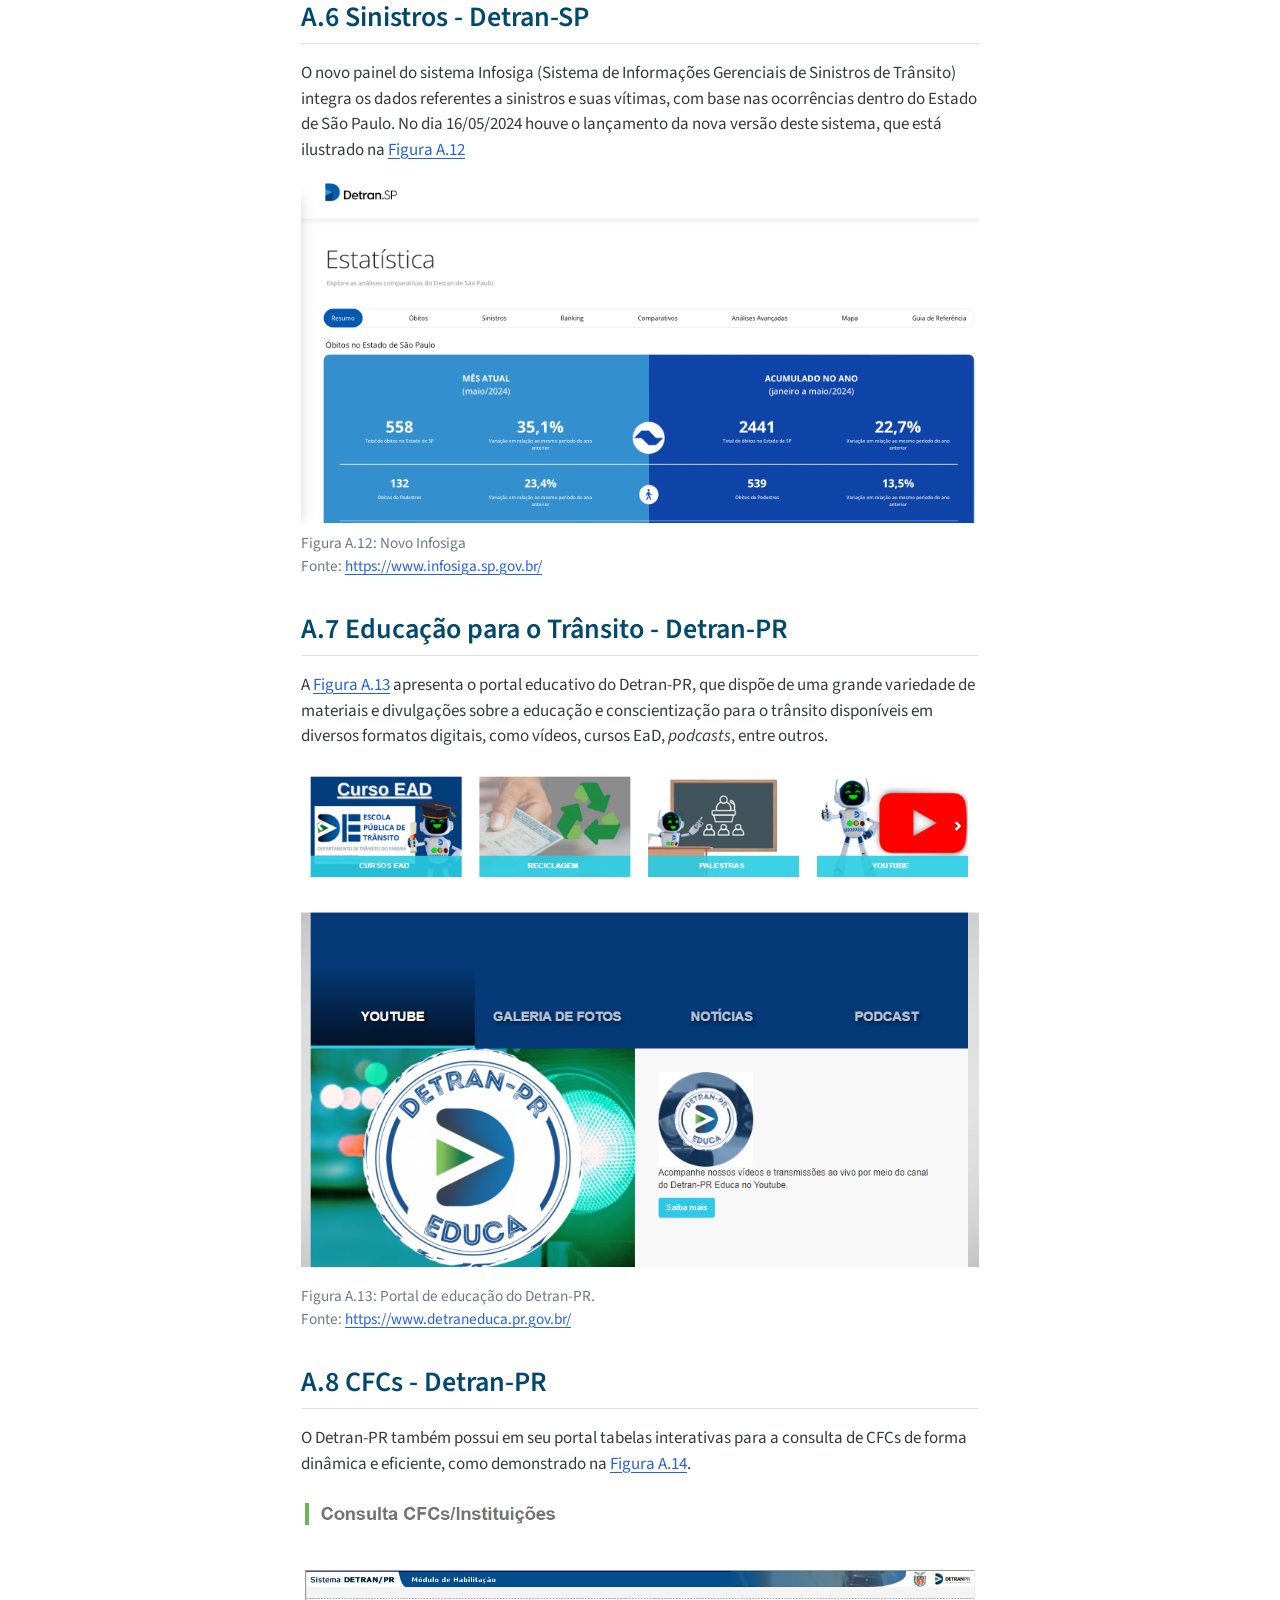
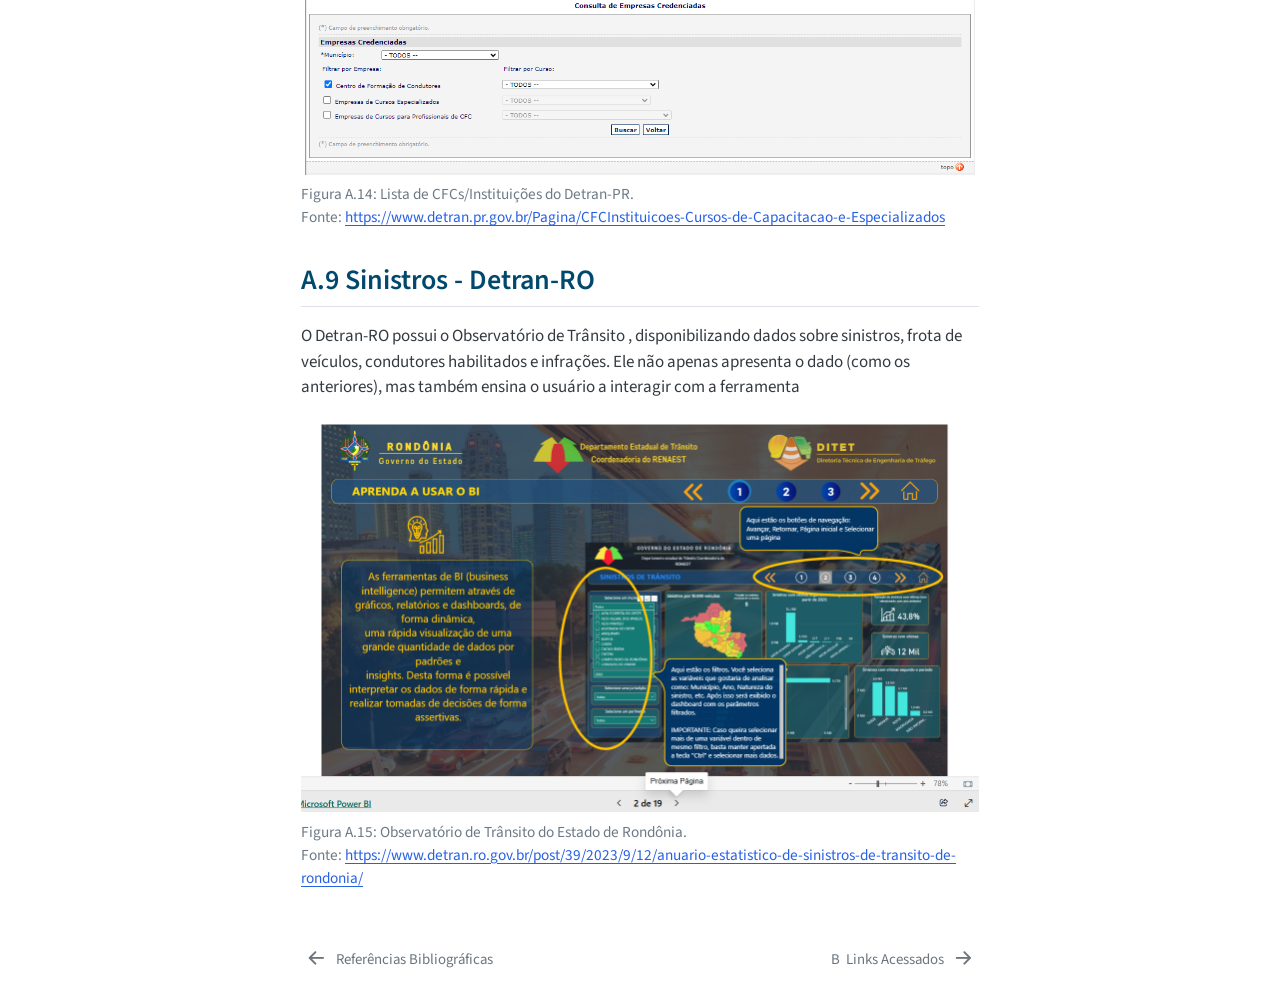
<file: 9a-praticas.html>
<!DOCTYPE html>
<html xmlns="http://www.w3.org/1999/xhtml" lang="pt-BR" xml:lang="pt-BR"><head>

<meta charset="utf-8">
<meta name="generator" content="quarto-1.8.25">

<meta name="viewport" content="width=device-width, initial-scale=1.0, user-scalable=yes">


<title>Apêndice A — Boas Práticas – Avaliação do Nível de Informações Disponibilizadas nos Portais dos Departamentos Estaduais de Trânsito - Detrans</title>
<style>
code{white-space: pre-wrap;}
span.smallcaps{font-variant: small-caps;}
div.columns{display: flex; gap: min(4vw, 1.5em);}
div.column{flex: auto; overflow-x: auto;}
div.hanging-indent{margin-left: 1.5em; text-indent: -1.5em;}
ul.task-list{list-style: none;}
ul.task-list li input[type="checkbox"] {
  width: 0.8em;
  margin: 0 0.8em 0.2em -1em; /* quarto-specific, see https://github.com/quarto-dev/quarto-cli/issues/4556 */ 
  vertical-align: middle;
}
</style>


<script src="site_libs/quarto-nav/quarto-nav.js"></script>
<script src="site_libs/quarto-nav/headroom.min.js"></script>
<script src="site_libs/clipboard/clipboard.min.js"></script>
<script src="site_libs/quarto-search/autocomplete.umd.js"></script>
<script src="site_libs/quarto-search/fuse.min.js"></script>
<script src="site_libs/quarto-search/quarto-search.js"></script>
<meta name="quarto:offset" content="./">
<link href="./9b-links.html" rel="next">
<link href="./99-referencias.html" rel="prev">
<link href="./logo/onsv-fav.ico" rel="icon">
<script src="site_libs/quarto-html/quarto.js" type="module"></script>
<script src="site_libs/quarto-html/tabsets/tabsets.js" type="module"></script>
<script src="site_libs/quarto-html/axe/axe-check.js" type="module"></script>
<script src="site_libs/quarto-html/popper.min.js"></script>
<script src="site_libs/quarto-html/tippy.umd.min.js"></script>
<script src="site_libs/quarto-html/anchor.min.js"></script>
<link href="site_libs/quarto-html/tippy.css" rel="stylesheet">
<link href="site_libs/quarto-html/quarto-syntax-highlighting-7b89279ff1a6dce999919e0e67d4d9ec.css" rel="stylesheet" id="quarto-text-highlighting-styles">
<script src="site_libs/bootstrap/bootstrap.min.js"></script>
<link href="site_libs/bootstrap/bootstrap-icons.css" rel="stylesheet">
<link href="site_libs/bootstrap/bootstrap-bf1ce2a9bbe0a9c3d8b1e0a16455843c.min.css" rel="stylesheet" append-hash="true" id="quarto-bootstrap" data-mode="light">
<script id="quarto-search-options" type="application/json">{
  "location": "sidebar",
  "copy-button": false,
  "collapse-after": 3,
  "panel-placement": "start",
  "type": "textbox",
  "limit": 50,
  "keyboard-shortcut": [
    "f",
    "/",
    "s"
  ],
  "show-item-context": false,
  "language": {
    "search-no-results-text": "Nenhum resultado",
    "search-matching-documents-text": "documentos correspondentes",
    "search-copy-link-title": "Copiar link para a busca",
    "search-hide-matches-text": "Esconder correspondências adicionais",
    "search-more-match-text": "mais correspondência neste documento",
    "search-more-matches-text": "mais correspondências neste documento",
    "search-clear-button-title": "Limpar",
    "search-text-placeholder": "",
    "search-detached-cancel-button-title": "Cancelar",
    "search-submit-button-title": "Enviar",
    "search-label": "Procurar"
  }
}</script>


<meta name="twitter:title" content="Apêndice A — Boas Práticas – Avaliação do Nível de Informações Disponibilizadas nos Portais dos Departamentos Estaduais de Trânsito - Detrans">
<meta name="twitter:description" content="">
<meta name="twitter:image" content="assets/detran_rj.png">
<meta name="twitter:card" content="summary_large_image">
</head>

<body class="nav-sidebar floating quarto-light">

<div id="quarto-search-results"></div>
  <header id="quarto-header" class="headroom fixed-top">
  <nav class="quarto-secondary-nav">
    <div class="container-fluid d-flex">
      <button type="button" class="quarto-btn-toggle btn" data-bs-toggle="collapse" role="button" data-bs-target=".quarto-sidebar-collapse-item" aria-controls="quarto-sidebar" aria-expanded="false" aria-label="Alternar barra lateral" onclick="if (window.quartoToggleHeadroom) { window.quartoToggleHeadroom(); }">
        <i class="bi bi-layout-text-sidebar-reverse"></i>
      </button>
        <nav class="quarto-page-breadcrumbs" aria-label="breadcrumb"><ol class="breadcrumb"><li class="breadcrumb-item"><a href="./9a-praticas.html">Apêndices</a></li><li class="breadcrumb-item"><a href="./9a-praticas.html"><span class="chapter-number">A</span>&nbsp; <span class="chapter-title">Boas Práticas</span></a></li></ol></nav>
        <a class="flex-grow-1" role="navigation" data-bs-toggle="collapse" data-bs-target=".quarto-sidebar-collapse-item" aria-controls="quarto-sidebar" aria-expanded="false" aria-label="Alternar barra lateral" onclick="if (window.quartoToggleHeadroom) { window.quartoToggleHeadroom(); }">      
        </a>
      <button type="button" class="btn quarto-search-button" aria-label="Procurar" onclick="window.quartoOpenSearch();">
        <i class="bi bi-search"></i>
      </button>
    </div>
  </nav>
</header>
<!-- content -->
<div id="quarto-content" class="quarto-container page-columns page-rows-contents page-layout-article">
<!-- sidebar -->
  <nav id="quarto-sidebar" class="sidebar collapse collapse-horizontal quarto-sidebar-collapse-item sidebar-navigation floating overflow-auto">
    <div class="pt-lg-2 mt-2 text-left sidebar-header sidebar-header-stacked">
      <a href="./index.html" class="sidebar-logo-link">
      </a>
    <div class="sidebar-title mb-0 py-0">
      <a href="./">Avaliação do Nível de Informações Disponibilizadas nos Portais dos Departamentos Estaduais de Trânsito - Detrans</a> 
        <div class="sidebar-tools-main">
    <a href="https://www.github.com/onsv/revisao-detrans" title="Source Code" class="quarto-navigation-tool px-1" aria-label="Source Code"><i class="bi bi-github"></i></a>
</div>
    </div>
      </div>
        <div class="mt-2 flex-shrink-0 align-items-center">
        <div class="sidebar-search">
        <div id="quarto-search" class="" title="Procurar"></div>
        </div>
        </div>
    <div class="sidebar-menu-container"> 
    <ul class="list-unstyled mt-1">
        <li class="sidebar-item">
  <div class="sidebar-item-container"> 
  <a href="./index.html" class="sidebar-item-text sidebar-link">
 <span class="menu-text">Apresentação</span></a>
  </div>
</li>
        <li class="sidebar-item">
  <div class="sidebar-item-container"> 
  <a href="./01-intro.html" class="sidebar-item-text sidebar-link">
 <span class="menu-text"><span class="chapter-number">1</span>&nbsp; <span class="chapter-title">Introdução</span></span></a>
  </div>
</li>
        <li class="sidebar-item">
  <div class="sidebar-item-container"> 
  <a href="./02-metodos.html" class="sidebar-item-text sidebar-link">
 <span class="menu-text"><span class="chapter-number">2</span>&nbsp; <span class="chapter-title">Métodos</span></span></a>
  </div>
</li>
        <li class="sidebar-item">
  <div class="sidebar-item-container"> 
  <a href="./03-resultados.html" class="sidebar-item-text sidebar-link">
 <span class="menu-text"><span class="chapter-number">3</span>&nbsp; <span class="chapter-title">Resultados</span></span></a>
  </div>
</li>
        <li class="sidebar-item">
  <div class="sidebar-item-container"> 
  <a href="./04-conclusao.html" class="sidebar-item-text sidebar-link">
 <span class="menu-text"><span class="chapter-number">4</span>&nbsp; <span class="chapter-title">Conclusões</span></span></a>
  </div>
</li>
        <li class="sidebar-item">
  <div class="sidebar-item-container"> 
  <a href="./99-referencias.html" class="sidebar-item-text sidebar-link">
 <span class="menu-text">Referências Bibliográficas</span></a>
  </div>
</li>
        <li class="sidebar-item sidebar-item-section">
      <div class="sidebar-item-container"> 
            <a class="sidebar-item-text sidebar-link text-start" data-bs-toggle="collapse" data-bs-target="#quarto-sidebar-section-1" role="navigation" aria-expanded="true">
 <span class="menu-text">Apêndices</span></a>
          <a class="sidebar-item-toggle text-start" data-bs-toggle="collapse" data-bs-target="#quarto-sidebar-section-1" role="navigation" aria-expanded="true" aria-label="Alternar seção">
            <i class="bi bi-chevron-right ms-2"></i>
          </a> 
      </div>
      <ul id="quarto-sidebar-section-1" class="collapse list-unstyled sidebar-section depth1 show">  
          <li class="sidebar-item">
  <div class="sidebar-item-container"> 
  <a href="./9a-praticas.html" class="sidebar-item-text sidebar-link active">
 <span class="menu-text"><span class="chapter-number">A</span>&nbsp; <span class="chapter-title">Boas Práticas</span></span></a>
  </div>
</li>
          <li class="sidebar-item">
  <div class="sidebar-item-container"> 
  <a href="./9b-links.html" class="sidebar-item-text sidebar-link">
 <span class="menu-text"><span class="chapter-number">B</span>&nbsp; <span class="chapter-title">Links Acessados</span></span></a>
  </div>
</li>
      </ul>
  </li>
    </ul>
    </div>
</nav>
<div id="quarto-sidebar-glass" class="quarto-sidebar-collapse-item" data-bs-toggle="collapse" data-bs-target=".quarto-sidebar-collapse-item"></div>
<!-- margin-sidebar -->
    <div id="quarto-margin-sidebar" class="sidebar margin-sidebar">
        <nav id="TOC" role="doc-toc" class="toc-active">
    <h2 id="toc-title">Índice</h2>
   
  <ul>
  <li><a href="#frota---detran-rj-e-ba" id="toc-frota---detran-rj-e-ba" class="nav-link active" data-scroll-target="#frota---detran-rj-e-ba"><span class="header-section-number">A.1</span> Frota - Detran-RJ e BA</a></li>
  <li><a href="#condutores---detran-ro-e-go" id="toc-condutores---detran-ro-e-go" class="nav-link" data-scroll-target="#condutores---detran-ro-e-go"><span class="header-section-number">A.2</span> Condutores - Detran-RO E GO</a></li>
  <li><a href="#infrações---detran-pr-e-sp" id="toc-infrações---detran-pr-e-sp" class="nav-link" data-scroll-target="#infrações---detran-pr-e-sp"><span class="header-section-number">A.3</span> Infrações - Detran-PR E SP</a></li>
  <li><a href="#sinistros---detran-se-e-es" id="toc-sinistros---detran-se-e-es" class="nav-link" data-scroll-target="#sinistros---detran-se-e-es"><span class="header-section-number">A.4</span> Sinistros - Detran-SE E ES</a></li>
  <li><a href="#atendimento-ao-público---detran-sp" id="toc-atendimento-ao-público---detran-sp" class="nav-link" data-scroll-target="#atendimento-ao-público---detran-sp"><span class="header-section-number">A.5</span> Atendimento ao Público - Detran-SP</a></li>
  <li><a href="#sinistros---detran-sp" id="toc-sinistros---detran-sp" class="nav-link" data-scroll-target="#sinistros---detran-sp"><span class="header-section-number">A.6</span> Sinistros - Detran-SP</a></li>
  <li><a href="#educação-para-o-trânsito---detran-pr" id="toc-educação-para-o-trânsito---detran-pr" class="nav-link" data-scroll-target="#educação-para-o-trânsito---detran-pr"><span class="header-section-number">A.7</span> Educação para o Trânsito - Detran-PR</a></li>
  <li><a href="#cfcs---detran-pr" id="toc-cfcs---detran-pr" class="nav-link" data-scroll-target="#cfcs---detran-pr"><span class="header-section-number">A.8</span> CFCs - Detran-PR</a></li>
  <li><a href="#sinistros---detran-ro" id="toc-sinistros---detran-ro" class="nav-link" data-scroll-target="#sinistros---detran-ro"><span class="header-section-number">A.9</span> Sinistros - Detran-RO</a></li>
  </ul>
</nav>
    </div>
<!-- main -->
<main class="content" id="quarto-document-content">

<header id="title-block-header" class="quarto-title-block default"><nav class="quarto-page-breadcrumbs quarto-title-breadcrumbs d-none d-lg-block" aria-label="breadcrumb"><ol class="breadcrumb"><li class="breadcrumb-item"><a href="./9a-praticas.html">Apêndices</a></li><li class="breadcrumb-item"><a href="./9a-praticas.html"><span class="chapter-number">A</span>&nbsp; <span class="chapter-title">Boas Práticas</span></a></li></ol></nav>
<div class="quarto-title">
<h1 class="title"><span id="sec-praticas" class="quarto-section-identifier">Apêndice A — Boas Práticas</span></h1>
</div>



<div class="quarto-title-meta">

    
  
    
  </div>
  


</header>


<p>Esta seção é dedicada a salientar alguns exemplos de boas práticas adotadas por Detrans a fim de demonstrar alguns costumes que podem aperfeiçoar o desempenho dos portais em geral. A escolha das menções nesta seção foi promovida em relação às maiores notas encontradas no estudo.</p>
<section id="frota---detran-rj-e-ba" class="level2" data-number="A.1">
<h2 data-number="A.1" class="anchored" data-anchor-id="frota---detran-rj-e-ba"><span class="header-section-number">A.1</span> Frota - Detran-RJ e BA</h2>
<p>A <a href="#fig-rj" class="quarto-xref">Figura&nbsp;<span>A.1</span></a> demonstra um gerenciador de tabelas disponível no portal do Detran-RJ, que apesar de não conter gráficos ou visualizações sobre os dados, possui um extenso intervalo temporal e um alto nível de desagregação das variáveis, fornecidos de forma interativa com filtros e tabelas dinâmicas. Já a <a href="#fig-ba" class="quarto-xref">Figura&nbsp;<span>A.2</span></a> é um bom exemplo de transparência ativa por utilizar um dashboard interativo. A ferramenta oferece clareza visual imediata através de gráficos de barras para ranking (frota por município) e permite ao usuário filtrar e detalhar a informação por diferentes variáveis (município, tipo de veículo, combustível), garantindo o acesso democrático aos dados.</p>
<div id="fig-rj" class="quarto-float quarto-figure quarto-figure-center anchored">
<figure class="quarto-float quarto-float-fig figure">
<div aria-describedby="fig-rj-caption-0ceaefa1-69ba-4598-a22c-09a6ac19f8ca">
<img src="assets/detran_rj.png" class="img-fluid figure-img">
</div>
<figcaption class="quarto-float-caption-bottom quarto-float-caption quarto-float-fig" id="fig-rj-caption-0ceaefa1-69ba-4598-a22c-09a6ac19f8ca">
Figura&nbsp;A.1: Gerenciador de Tabelas do Detran-RJ.<br>
Fonte: <a href="https://www.detran.rj.gov.br/\_estatisticas.veiculos/index.asp" class="uri">https://www.detran.rj.gov.br/\_estatisticas.veiculos/index.asp</a>
</figcaption>
</figure>
</div>
<div id="fig-ba" class="quarto-float quarto-figure quarto-figure-center anchored">
<figure class="quarto-float quarto-float-fig figure">
<div aria-describedby="fig-ba-caption-0ceaefa1-69ba-4598-a22c-09a6ac19f8ca">
<img src="assets/detran_ba.png" class="img-fluid figure-img">
</div>
<figcaption class="quarto-float-caption-bottom quarto-float-caption quarto-float-fig" id="fig-ba-caption-0ceaefa1-69ba-4598-a22c-09a6ac19f8ca">
Figura&nbsp;A.2: Histórico de Frota da BA<br>
Fonte: <a href="https://www.ba.gov.br/detran/frota/" class="uri">https://www.ba.gov.br/detran/frota/</a>
</figcaption>
</figure>
</div>
</section>
<section id="condutores---detran-ro-e-go" class="level2" data-number="A.2">
<h2 data-number="A.2" class="anchored" data-anchor-id="condutores---detran-ro-e-go"><span class="header-section-number">A.2</span> Condutores - Detran-RO E GO</h2>
<p>Na <a href="#fig-ro" class="quarto-xref">Figura&nbsp;<span>A.3</span></a>, o Detran-RO disponibiliza os dados em um <em>dashboard</em>, ou relatório interativo, com filtros e gráficos dinâmicos para a visualização dos dados fornecidos, sendo implementado no <em>software</em> Power BI. O uso de programas de análise de dados para geração de relatórios interativos, como Tableau, Google Looker Studio e o anteriormente citado Microsoft Power BI, é uma prática muito recomendada aos departamentos em geral. Já na <a href="#fig-go" class="quarto-xref">Figura&nbsp;<span>A.4</span></a>, o Detran-GO integra diversos tipos de visualização, como mapas georreferenciados (para distribuição espacial) e tabelas detalhadas, fornecendo ao usuário uma visão completa.</p>
<div id="fig-ro" class="quarto-float quarto-figure quarto-figure-center anchored">
<figure class="quarto-float quarto-float-fig figure">
<div aria-describedby="fig-ro-caption-0ceaefa1-69ba-4598-a22c-09a6ac19f8ca">
<img src="assets/detran_ro.png" class="img-fluid figure-img">
</div>
<figcaption class="quarto-float-caption-bottom quarto-float-caption quarto-float-fig" id="fig-ro-caption-0ceaefa1-69ba-4598-a22c-09a6ac19f8ca">
Figura&nbsp;A.3: Dashboard de dados de condutores habilitados do Detran-RO<br>
Fonte: <a href="https://www.detran.ro.gov.br/post/43/2023/9/12/anuario-estatistico-condutores-habilitados/" class="uri">https://www.detran.ro.gov.br/post/43/2023/9/12/anuario-estatistico-condutores-habilitados/</a>
</figcaption>
</figure>
</div>
<div id="fig-go" class="quarto-float quarto-figure quarto-figure-center anchored">
<figure class="quarto-float quarto-float-fig figure">
<div aria-describedby="fig-go-caption-0ceaefa1-69ba-4598-a22c-09a6ac19f8ca">
<img src="assets/detran_go.png" class="img-fluid figure-img">
</div>
<figcaption class="quarto-float-caption-bottom quarto-float-caption quarto-float-fig" id="fig-go-caption-0ceaefa1-69ba-4598-a22c-09a6ac19f8ca">
Figura&nbsp;A.4: Dashboard de dados de condutores habilitados do Detran-GO<br>
Fonte: <a href="https://paineis.detran.go.gov.br/extensions/Condutores/Condutores.html" class="uri">https://paineis.detran.go.gov.br/extensions/Condutores/Condutores.html</a>
</figcaption>
</figure>
</div>
</section>
<section id="infrações---detran-pr-e-sp" class="level2" data-number="A.3">
<h2 data-number="A.3" class="anchored" data-anchor-id="infrações---detran-pr-e-sp"><span class="header-section-number">A.3</span> Infrações - Detran-PR E SP</h2>
<p>Como anteriormente citado, uma boa prática para demonstração dos dados é a geração de dashboards através de programas de análise de dados. Na <a href="#fig-pr" class="quarto-xref">Figura&nbsp;<span>A.5</span></a>, o Detran-PR incorpora em seu portal visualizações dinâmicas.Exibe o total de multas, mas também as detalha por Natureza (Média/Grave/etc.) e lista as 15 infrações mais cometidas. Na <a href="#fig-sp" class="quarto-xref">Figura&nbsp;<span>A.6</span></a> o Detran-SP se destaca pela boa Prática na promoção de serviços digitais, ao utilizar um dashboard focado no Sistema de Notificação Eletrônica (SNE).</p>
<div id="fig-pr" class="quarto-float quarto-figure quarto-figure-center anchored">
<figure class="quarto-float quarto-float-fig figure">
<div aria-describedby="fig-pr-caption-0ceaefa1-69ba-4598-a22c-09a6ac19f8ca">
<img src="assets/detran_pr_infracoes.png" class="img-fluid figure-img">
</div>
<figcaption class="quarto-float-caption-bottom quarto-float-caption quarto-float-fig" id="fig-pr-caption-0ceaefa1-69ba-4598-a22c-09a6ac19f8ca">
Figura&nbsp;A.5: Dashboard de infrações do Detran-PR.<br>
Fonte: <a href="https://bi2.pr.gov.br/single/?appid=93c1bb57-667b-4c26-acd3-ac2c02e5cc49&amp;sheet=d07b2ca0-cc1d-4d82-b1e2-293ffb2c3e83&amp;target=_self&amp;lang=pt-BR&amp;theme=sense&amp;opt=ctxmenu&amp;select=clearall&amp;select=Ano,2025&amp;select=M%C3%AAs,10" class="uri">https://bi2.pr.gov.br/single/?appid=93c1bb57-667b-4c26-acd3-ac2c02e5cc49&amp;sheet=d07b2ca0-cc1d-4d82-b1e2-293ffb2c3e83&amp;target=_self&amp;lang=pt-BR&amp;theme=sense&amp;opt=ctxmenu&amp;select=clearall&amp;select=Ano,2025&amp;select=M%C3%AAs,10</a>
</figcaption>
</figure>
</div>
<div id="fig-sp" class="quarto-float quarto-figure quarto-figure-center anchored">
<figure class="quarto-float quarto-float-fig figure">
<div aria-describedby="fig-sp-caption-0ceaefa1-69ba-4598-a22c-09a6ac19f8ca">
<img src="assets/detran_sp_3.png" class="img-fluid figure-img">
</div>
<figcaption class="quarto-float-caption-bottom quarto-float-caption quarto-float-fig" id="fig-sp-caption-0ceaefa1-69ba-4598-a22c-09a6ac19f8ca">
Figura&nbsp;A.6: Dashboard de infrações do Detran-SP.<br>
Fonte: <a href="https://www.detran.sp.gov.br/detransp?id=sne_dados" class="uri">https://www.detran.sp.gov.br/detransp?id=sne_dados</a>
</figcaption>
</figure>
</div>
</section>
<section id="sinistros---detran-se-e-es" class="level2" data-number="A.4">
<h2 data-number="A.4" class="anchored" data-anchor-id="sinistros---detran-se-e-es"><span class="header-section-number">A.4</span> Sinistros - Detran-SE E ES</h2>
<p>Detran-SE e ES disponibilizam uma grande quantidade de níveis de desagregação, como visto na <a href="#fig-se-1" class="quarto-xref">Figura&nbsp;<span>A.7</span></a> e <a href="#fig-es-1" class="quarto-xref">Figura&nbsp;<span>A.9</span></a>.</p>
<div id="fig-se-1" class="quarto-float quarto-figure quarto-figure-center anchored">
<figure class="quarto-float quarto-float-fig figure">
<div aria-describedby="fig-se-1-caption-0ceaefa1-69ba-4598-a22c-09a6ac19f8ca">
<img src="assets/detran_se_1.png" class="img-fluid figure-img">
</div>
<figcaption class="quarto-float-caption-bottom quarto-float-caption quarto-float-fig" id="fig-se-1-caption-0ceaefa1-69ba-4598-a22c-09a6ac19f8ca">
Figura&nbsp;A.7: Página de estatísticas de sinistros do Detran-SE.<br>
Fonte: <a href="https://www.detran.se.gov.br/?pg=estatistica/acidentes#gsc.tab=0" class="uri">https://www.detran.se.gov.br/?pg=estatistica/acidentes#gsc.tab=0</a>
</figcaption>
</figure>
</div>
<p>Seus dados são apresentados em tabelas dinâmicas, com filtros e um extenso intervalo temporal, como apresenta a <a href="#fig-se-2" class="quarto-xref">Figura&nbsp;<span>A.8</span></a>.</p>
<div id="fig-se-2" class="quarto-float quarto-figure quarto-figure-center anchored">
<figure class="quarto-float quarto-float-fig figure">
<div aria-describedby="fig-se-2-caption-0ceaefa1-69ba-4598-a22c-09a6ac19f8ca">
<img src="assets/detran_se_2.png" class="img-fluid figure-img">
</div>
<figcaption class="quarto-float-caption-bottom quarto-float-caption quarto-float-fig" id="fig-se-2-caption-0ceaefa1-69ba-4598-a22c-09a6ac19f8ca">
Figura&nbsp;A.8: Exemplo de tabela dinâmica do Detran-SE.<br>
Fonte: <a href="https://www.detran.se.gov.br/?pg=estatistica/acidentes/boat_001#gsc.tab=0" class="uri">https://www.detran.se.gov.br/?pg=estatistica/acidentes/boat_001#gsc.tab=0</a>
</figcaption>
</figure>
</div>
<div id="fig-es-1" class="quarto-float quarto-figure quarto-figure-center anchored">
<figure class="quarto-float quarto-float-fig figure">
<div aria-describedby="fig-es-1-caption-0ceaefa1-69ba-4598-a22c-09a6ac19f8ca">
<img src="assets/detran_es_1.png" class="img-fluid figure-img">
</div>
<figcaption class="quarto-float-caption-bottom quarto-float-caption quarto-float-fig" id="fig-es-1-caption-0ceaefa1-69ba-4598-a22c-09a6ac19f8ca">
Figura&nbsp;A.9: Exemplo de tabela dinâmica do Detran-ES.<br>
Fonte: <a href="https://analitico.sides.es.gov.br/SASVisualAnalytics/?reportUri=%2Freports%2Freports%2F8af22e94-6e3c-45d2-b8eb-085c6f1ee077&amp;sectionIndex=0&amp;sso_guest=true&amp;reportViewOnly=true&amp;reportContextBar=false&amp;pageNavigation=false&amp;sas-welcome=false" class="uri">https://analitico.sides.es.gov.br/SASVisualAnalytics/?reportUri=%2Freports%2Freports%2F8af22e94-6e3c-45d2-b8eb-085c6f1ee077&amp;sectionIndex=0&amp;sso_guest=true&amp;reportViewOnly=true&amp;reportContextBar=false&amp;pageNavigation=false&amp;sas-welcome=false</a>
</figcaption>
</figure>
</div>
</section>
<section id="atendimento-ao-público---detran-sp" class="level2" data-number="A.5">
<h2 data-number="A.5" class="anchored" data-anchor-id="atendimento-ao-público---detran-sp"><span class="header-section-number">A.5</span> Atendimento ao Público - Detran-SP</h2>
<p>Além de providenciar contato por telefone, e-mail e mensagem via WhatsApp, o serviço de atendimento do Detran-SP oferece a possibilidade de registrar manifestações personalizadas pelo próprio portal (<a href="#fig-sp-1" class="quarto-xref">Figura&nbsp;<span>A.10</span></a>) e aplicativos para auxílio ao público (<a href="#fig-sp-2" class="quarto-xref">Figura&nbsp;<span>A.11</span></a>).</p>
<div id="fig-sp-1" class="quarto-float quarto-figure quarto-figure-center anchored">
<figure class="quarto-float quarto-float-fig figure">
<div aria-describedby="fig-sp-1-caption-0ceaefa1-69ba-4598-a22c-09a6ac19f8ca">
<img src="assets/detran_sp_1.png" class="img-fluid figure-img">
</div>
<figcaption class="quarto-float-caption-bottom quarto-float-caption quarto-float-fig" id="fig-sp-1-caption-0ceaefa1-69ba-4598-a22c-09a6ac19f8ca">
Figura&nbsp;A.10: Serviço de atendimento pelo portal do Detran-SP.<br>
Fonte: <a href="https://www.detran.sp.gov.br/detransp/pb/informacoes/canais_de_comunicacao?id=canais_de_comunicacao" class="uri">https://www.detran.sp.gov.br/detransp/pb/informacoes/canais_de_comunicacao?id=canais_de_comunicacao</a>
</figcaption>
</figure>
</div>
<div id="fig-sp-2" class="quarto-float quarto-figure quarto-figure-center anchored">
<figure class="quarto-float quarto-float-fig figure">
<div aria-describedby="fig-sp-2-caption-0ceaefa1-69ba-4598-a22c-09a6ac19f8ca">
<img src="assets/detran_sp_2.png" class="img-fluid figure-img">
</div>
<figcaption class="quarto-float-caption-bottom quarto-float-caption quarto-float-fig" id="fig-sp-2-caption-0ceaefa1-69ba-4598-a22c-09a6ac19f8ca">
Figura&nbsp;A.11: Aplicativos do portal do Detran-SP.<br>
Fonte: <a href="https://www.detran.sp.gov.br/wps/portal/portaldetran/cidadao/appsdetran" class="uri">https://www.detran.sp.gov.br/wps/portal/portaldetran/cidadao/appsdetran</a>
</figcaption>
</figure>
</div>
</section>
<section id="sinistros---detran-sp" class="level2" data-number="A.6">
<h2 data-number="A.6" class="anchored" data-anchor-id="sinistros---detran-sp"><span class="header-section-number">A.6</span> Sinistros - Detran-SP</h2>
<p>O novo painel do sistema Infosiga (Sistema de Informações Gerenciais de Sinistros de Trânsito) integra os dados referentes a sinistros e suas vítimas, com base nas ocorrências dentro do Estado de São Paulo. No dia 16/05/2024 houve o lançamento da nova versão deste sistema, que está ilustrado na <a href="#fig-infosiga" class="quarto-xref">Figura&nbsp;<span>A.12</span></a></p>
<div id="fig-infosiga" class="quarto-float quarto-figure quarto-figure-center anchored">
<figure class="quarto-float quarto-float-fig figure">
<div aria-describedby="fig-infosiga-caption-0ceaefa1-69ba-4598-a22c-09a6ac19f8ca">
<img src="assets/detran_sp_infosiga.png" class="img-fluid figure-img">
</div>
<figcaption class="quarto-float-caption-bottom quarto-float-caption quarto-float-fig" id="fig-infosiga-caption-0ceaefa1-69ba-4598-a22c-09a6ac19f8ca">
Figura&nbsp;A.12: Novo Infosiga<br>
Fonte: <a href="https://www.infosiga.sp.gov.br/" class="uri">https://www.infosiga.sp.gov.br/</a>
</figcaption>
</figure>
</div>
</section>
<section id="educação-para-o-trânsito---detran-pr" class="level2" data-number="A.7">
<h2 data-number="A.7" class="anchored" data-anchor-id="educação-para-o-trânsito---detran-pr"><span class="header-section-number">A.7</span> Educação para o Trânsito - Detran-PR</h2>
<p>A <a href="#fig-pr-educ" class="quarto-xref">Figura&nbsp;<span>A.13</span></a> apresenta o portal educativo do Detran-PR, que dispõe de uma grande variedade de materiais e divulgações sobre a educação e conscientização para o trânsito disponíveis em diversos formatos digitais, como vídeos, cursos EaD, <em>podcasts</em>, entre outros.</p>
<div id="fig-pr-educ" class="quarto-float quarto-figure quarto-figure-center anchored">
<figure class="quarto-float quarto-float-fig figure">
<div aria-describedby="fig-pr-educ-caption-0ceaefa1-69ba-4598-a22c-09a6ac19f8ca">
<img src="assets/detran_pr_educ.png" class="img-fluid figure-img">
</div>
<figcaption class="quarto-float-caption-bottom quarto-float-caption quarto-float-fig" id="fig-pr-educ-caption-0ceaefa1-69ba-4598-a22c-09a6ac19f8ca">
Figura&nbsp;A.13: Portal de educação do Detran-PR.<br>
Fonte: <a href="https://www.detraneduca.pr.gov.br/" class="uri">https://www.detraneduca.pr.gov.br/</a>
</figcaption>
</figure>
</div>
</section>
<section id="cfcs---detran-pr" class="level2" data-number="A.8">
<h2 data-number="A.8" class="anchored" data-anchor-id="cfcs---detran-pr"><span class="header-section-number">A.8</span> CFCs - Detran-PR</h2>
<p>O Detran-PR também possui em seu portal tabelas interativas para a consulta de CFCs de forma dinâmica e eficiente, como demonstrado na <a href="#fig-pr-cfcs" class="quarto-xref">Figura&nbsp;<span>A.14</span></a>.</p>
<div id="fig-pr-cfcs" class="quarto-float quarto-figure quarto-figure-center anchored">
<figure class="quarto-float quarto-float-fig figure">
<div aria-describedby="fig-pr-cfcs-caption-0ceaefa1-69ba-4598-a22c-09a6ac19f8ca">
<img src="assets/detran_pr_cfcs.png" class="img-fluid figure-img">
</div>
<figcaption class="quarto-float-caption-bottom quarto-float-caption quarto-float-fig" id="fig-pr-cfcs-caption-0ceaefa1-69ba-4598-a22c-09a6ac19f8ca">
Figura&nbsp;A.14: Lista de CFCs/Instituições do Detran-PR.<br>
Fonte: <a href="https://www.detran.pr.gov.br/Pagina/CFCInstituicoes-Cursos-de-Capacitacao-e-Especializados" class="uri">https://www.detran.pr.gov.br/Pagina/CFCInstituicoes-Cursos-de-Capacitacao-e-Especializados</a>
</figcaption>
</figure>
</div>
</section>
<section id="sinistros---detran-ro" class="level2" data-number="A.9">
<h2 data-number="A.9" class="anchored" data-anchor-id="sinistros---detran-ro"><span class="header-section-number">A.9</span> Sinistros - Detran-RO</h2>
<p>O Detran-RO possui o Observatório de Trânsito , disponibilizando dados sobre sinistros, frota de veículos, condutores habilitados e infrações. Ele não apenas apresenta o dado (como os anteriores), mas também ensina o usuário a interagir com a ferramenta</p>
<div id="fig-ro-obs" class="quarto-float quarto-figure quarto-figure-center anchored">
<figure class="quarto-float quarto-float-fig figure">
<div aria-describedby="fig-ro-obs-caption-0ceaefa1-69ba-4598-a22c-09a6ac19f8ca">
<img src="assets/detran_ro_2.png" class="img-fluid figure-img">
</div>
<figcaption class="quarto-float-caption-bottom quarto-float-caption quarto-float-fig" id="fig-ro-obs-caption-0ceaefa1-69ba-4598-a22c-09a6ac19f8ca">
Figura&nbsp;A.15: Observatório de Trânsito do Estado de Rondônia.<br>
Fonte: <a href="https://www.detran.ro.gov.br/post/39/2023/9/12/anuario-estatistico-de-sinistros-de-transito-de-rondonia/" class="uri">https://www.detran.ro.gov.br/post/39/2023/9/12/anuario-estatistico-de-sinistros-de-transito-de-rondonia/</a>
</figcaption>
</figure>
</div>


</section>

</main> <!-- /main -->
<script id="quarto-html-after-body" type="application/javascript">
  window.document.addEventListener("DOMContentLoaded", function (event) {
    const icon = "";
    const anchorJS = new window.AnchorJS();
    anchorJS.options = {
      placement: 'right',
      icon: icon
    };
    anchorJS.add('.anchored');
    const isCodeAnnotation = (el) => {
      for (const clz of el.classList) {
        if (clz.startsWith('code-annotation-')) {                     
          return true;
        }
      }
      return false;
    }
    const onCopySuccess = function(e) {
      // button target
      const button = e.trigger;
      // don't keep focus
      button.blur();
      // flash "checked"
      button.classList.add('code-copy-button-checked');
      var currentTitle = button.getAttribute("title");
      button.setAttribute("title", "Copiada");
      let tooltip;
      if (window.bootstrap) {
        button.setAttribute("data-bs-toggle", "tooltip");
        button.setAttribute("data-bs-placement", "left");
        button.setAttribute("data-bs-title", "Copiada");
        tooltip = new bootstrap.Tooltip(button, 
          { trigger: "manual", 
            customClass: "code-copy-button-tooltip",
            offset: [0, -8]});
        tooltip.show();    
      }
      setTimeout(function() {
        if (tooltip) {
          tooltip.hide();
          button.removeAttribute("data-bs-title");
          button.removeAttribute("data-bs-toggle");
          button.removeAttribute("data-bs-placement");
        }
        button.setAttribute("title", currentTitle);
        button.classList.remove('code-copy-button-checked');
      }, 1000);
      // clear code selection
      e.clearSelection();
    }
    const getTextToCopy = function(trigger) {
      const outerScaffold = trigger.parentElement.cloneNode(true);
      const codeEl = outerScaffold.querySelector('code');
      for (const childEl of codeEl.children) {
        if (isCodeAnnotation(childEl)) {
          childEl.remove();
        }
      }
      return codeEl.innerText;
    }
    const clipboard = new window.ClipboardJS('.code-copy-button:not([data-in-quarto-modal])', {
      text: getTextToCopy
    });
    clipboard.on('success', onCopySuccess);
    if (window.document.getElementById('quarto-embedded-source-code-modal')) {
      const clipboardModal = new window.ClipboardJS('.code-copy-button[data-in-quarto-modal]', {
        text: getTextToCopy,
        container: window.document.getElementById('quarto-embedded-source-code-modal')
      });
      clipboardModal.on('success', onCopySuccess);
    }
      var localhostRegex = new RegExp(/^(?:http|https):\/\/localhost\:?[0-9]*\//);
      var mailtoRegex = new RegExp(/^mailto:/);
        var filterRegex = new RegExp('/' + window.location.host + '/');
      var isInternal = (href) => {
          return filterRegex.test(href) || localhostRegex.test(href) || mailtoRegex.test(href);
      }
      // Inspect non-navigation links and adorn them if external
     var links = window.document.querySelectorAll('a[href]:not(.nav-link):not(.navbar-brand):not(.toc-action):not(.sidebar-link):not(.sidebar-item-toggle):not(.pagination-link):not(.no-external):not([aria-hidden]):not(.dropdown-item):not(.quarto-navigation-tool):not(.about-link)');
      for (var i=0; i<links.length; i++) {
        const link = links[i];
        if (!isInternal(link.href)) {
          // undo the damage that might have been done by quarto-nav.js in the case of
          // links that we want to consider external
          if (link.dataset.originalHref !== undefined) {
            link.href = link.dataset.originalHref;
          }
        }
      }
    function tippyHover(el, contentFn, onTriggerFn, onUntriggerFn) {
      const config = {
        allowHTML: true,
        maxWidth: 500,
        delay: 100,
        arrow: false,
        appendTo: function(el) {
            return el.parentElement;
        },
        interactive: true,
        interactiveBorder: 10,
        theme: 'quarto',
        placement: 'bottom-start',
      };
      if (contentFn) {
        config.content = contentFn;
      }
      if (onTriggerFn) {
        config.onTrigger = onTriggerFn;
      }
      if (onUntriggerFn) {
        config.onUntrigger = onUntriggerFn;
      }
      window.tippy(el, config); 
    }
    const noterefs = window.document.querySelectorAll('a[role="doc-noteref"]');
    for (var i=0; i<noterefs.length; i++) {
      const ref = noterefs[i];
      tippyHover(ref, function() {
        // use id or data attribute instead here
        let href = ref.getAttribute('data-footnote-href') || ref.getAttribute('href');
        try { href = new URL(href).hash; } catch {}
        const id = href.replace(/^#\/?/, "");
        const note = window.document.getElementById(id);
        if (note) {
          return note.innerHTML;
        } else {
          return "";
        }
      });
    }
    const xrefs = window.document.querySelectorAll('a.quarto-xref');
    const processXRef = (id, note) => {
      // Strip column container classes
      const stripColumnClz = (el) => {
        el.classList.remove("page-full", "page-columns");
        if (el.children) {
          for (const child of el.children) {
            stripColumnClz(child);
          }
        }
      }
      stripColumnClz(note)
      if (id === null || id.startsWith('sec-')) {
        // Special case sections, only their first couple elements
        const container = document.createElement("div");
        if (note.children && note.children.length > 2) {
          container.appendChild(note.children[0].cloneNode(true));
          for (let i = 1; i < note.children.length; i++) {
            const child = note.children[i];
            if (child.tagName === "P" && child.innerText === "") {
              continue;
            } else {
              container.appendChild(child.cloneNode(true));
              break;
            }
          }
          if (window.Quarto?.typesetMath) {
            window.Quarto.typesetMath(container);
          }
          return container.innerHTML
        } else {
          if (window.Quarto?.typesetMath) {
            window.Quarto.typesetMath(note);
          }
          return note.innerHTML;
        }
      } else {
        // Remove any anchor links if they are present
        const anchorLink = note.querySelector('a.anchorjs-link');
        if (anchorLink) {
          anchorLink.remove();
        }
        if (window.Quarto?.typesetMath) {
          window.Quarto.typesetMath(note);
        }
        if (note.classList.contains("callout")) {
          return note.outerHTML;
        } else {
          return note.innerHTML;
        }
      }
    }
    for (var i=0; i<xrefs.length; i++) {
      const xref = xrefs[i];
      tippyHover(xref, undefined, function(instance) {
        instance.disable();
        let url = xref.getAttribute('href');
        let hash = undefined; 
        if (url.startsWith('#')) {
          hash = url;
        } else {
          try { hash = new URL(url).hash; } catch {}
        }
        if (hash) {
          const id = hash.replace(/^#\/?/, "");
          const note = window.document.getElementById(id);
          if (note !== null) {
            try {
              const html = processXRef(id, note.cloneNode(true));
              instance.setContent(html);
            } finally {
              instance.enable();
              instance.show();
            }
          } else {
            // See if we can fetch this
            fetch(url.split('#')[0])
            .then(res => res.text())
            .then(html => {
              const parser = new DOMParser();
              const htmlDoc = parser.parseFromString(html, "text/html");
              const note = htmlDoc.getElementById(id);
              if (note !== null) {
                const html = processXRef(id, note);
                instance.setContent(html);
              } 
            }).finally(() => {
              instance.enable();
              instance.show();
            });
          }
        } else {
          // See if we can fetch a full url (with no hash to target)
          // This is a special case and we should probably do some content thinning / targeting
          fetch(url)
          .then(res => res.text())
          .then(html => {
            const parser = new DOMParser();
            const htmlDoc = parser.parseFromString(html, "text/html");
            const note = htmlDoc.querySelector('main.content');
            if (note !== null) {
              // This should only happen for chapter cross references
              // (since there is no id in the URL)
              // remove the first header
              if (note.children.length > 0 && note.children[0].tagName === "HEADER") {
                note.children[0].remove();
              }
              const html = processXRef(null, note);
              instance.setContent(html);
            } 
          }).finally(() => {
            instance.enable();
            instance.show();
          });
        }
      }, function(instance) {
      });
    }
        let selectedAnnoteEl;
        const selectorForAnnotation = ( cell, annotation) => {
          let cellAttr = 'data-code-cell="' + cell + '"';
          let lineAttr = 'data-code-annotation="' +  annotation + '"';
          const selector = 'span[' + cellAttr + '][' + lineAttr + ']';
          return selector;
        }
        const selectCodeLines = (annoteEl) => {
          const doc = window.document;
          const targetCell = annoteEl.getAttribute("data-target-cell");
          const targetAnnotation = annoteEl.getAttribute("data-target-annotation");
          const annoteSpan = window.document.querySelector(selectorForAnnotation(targetCell, targetAnnotation));
          const lines = annoteSpan.getAttribute("data-code-lines").split(",");
          const lineIds = lines.map((line) => {
            return targetCell + "-" + line;
          })
          let top = null;
          let height = null;
          let parent = null;
          if (lineIds.length > 0) {
              //compute the position of the single el (top and bottom and make a div)
              const el = window.document.getElementById(lineIds[0]);
              top = el.offsetTop;
              height = el.offsetHeight;
              parent = el.parentElement.parentElement;
            if (lineIds.length > 1) {
              const lastEl = window.document.getElementById(lineIds[lineIds.length - 1]);
              const bottom = lastEl.offsetTop + lastEl.offsetHeight;
              height = bottom - top;
            }
            if (top !== null && height !== null && parent !== null) {
              // cook up a div (if necessary) and position it 
              let div = window.document.getElementById("code-annotation-line-highlight");
              if (div === null) {
                div = window.document.createElement("div");
                div.setAttribute("id", "code-annotation-line-highlight");
                div.style.position = 'absolute';
                parent.appendChild(div);
              }
              div.style.top = top - 2 + "px";
              div.style.height = height + 4 + "px";
              div.style.left = 0;
              let gutterDiv = window.document.getElementById("code-annotation-line-highlight-gutter");
              if (gutterDiv === null) {
                gutterDiv = window.document.createElement("div");
                gutterDiv.setAttribute("id", "code-annotation-line-highlight-gutter");
                gutterDiv.style.position = 'absolute';
                const codeCell = window.document.getElementById(targetCell);
                const gutter = codeCell.querySelector('.code-annotation-gutter');
                gutter.appendChild(gutterDiv);
              }
              gutterDiv.style.top = top - 2 + "px";
              gutterDiv.style.height = height + 4 + "px";
            }
            selectedAnnoteEl = annoteEl;
          }
        };
        const unselectCodeLines = () => {
          const elementsIds = ["code-annotation-line-highlight", "code-annotation-line-highlight-gutter"];
          elementsIds.forEach((elId) => {
            const div = window.document.getElementById(elId);
            if (div) {
              div.remove();
            }
          });
          selectedAnnoteEl = undefined;
        };
          // Handle positioning of the toggle
      window.addEventListener(
        "resize",
        throttle(() => {
          elRect = undefined;
          if (selectedAnnoteEl) {
            selectCodeLines(selectedAnnoteEl);
          }
        }, 10)
      );
      function throttle(fn, ms) {
      let throttle = false;
      let timer;
        return (...args) => {
          if(!throttle) { // first call gets through
              fn.apply(this, args);
              throttle = true;
          } else { // all the others get throttled
              if(timer) clearTimeout(timer); // cancel #2
              timer = setTimeout(() => {
                fn.apply(this, args);
                timer = throttle = false;
              }, ms);
          }
        };
      }
        // Attach click handler to the DT
        const annoteDls = window.document.querySelectorAll('dt[data-target-cell]');
        for (const annoteDlNode of annoteDls) {
          annoteDlNode.addEventListener('click', (event) => {
            const clickedEl = event.target;
            if (clickedEl !== selectedAnnoteEl) {
              unselectCodeLines();
              const activeEl = window.document.querySelector('dt[data-target-cell].code-annotation-active');
              if (activeEl) {
                activeEl.classList.remove('code-annotation-active');
              }
              selectCodeLines(clickedEl);
              clickedEl.classList.add('code-annotation-active');
            } else {
              // Unselect the line
              unselectCodeLines();
              clickedEl.classList.remove('code-annotation-active');
            }
          });
        }
    const findCites = (el) => {
      const parentEl = el.parentElement;
      if (parentEl) {
        const cites = parentEl.dataset.cites;
        if (cites) {
          return {
            el,
            cites: cites.split(' ')
          };
        } else {
          return findCites(el.parentElement)
        }
      } else {
        return undefined;
      }
    };
    var bibliorefs = window.document.querySelectorAll('a[role="doc-biblioref"]');
    for (var i=0; i<bibliorefs.length; i++) {
      const ref = bibliorefs[i];
      const citeInfo = findCites(ref);
      if (citeInfo) {
        tippyHover(citeInfo.el, function() {
          var popup = window.document.createElement('div');
          citeInfo.cites.forEach(function(cite) {
            var citeDiv = window.document.createElement('div');
            citeDiv.classList.add('hanging-indent');
            citeDiv.classList.add('csl-entry');
            var biblioDiv = window.document.getElementById('ref-' + cite);
            if (biblioDiv) {
              citeDiv.innerHTML = biblioDiv.innerHTML;
            }
            popup.appendChild(citeDiv);
          });
          return popup.innerHTML;
        });
      }
    }
  });
  </script>
<nav class="page-navigation">
  <div class="nav-page nav-page-previous">
      <a href="./99-referencias.html" class="pagination-link" aria-label="Referências Bibliográficas">
        <i class="bi bi-arrow-left-short"></i> <span class="nav-page-text">Referências Bibliográficas</span>
      </a>          
  </div>
  <div class="nav-page nav-page-next">
      <a href="./9b-links.html" class="pagination-link" aria-label="Links Acessados">
        <span class="nav-page-text"><span class="chapter-number">B</span>&nbsp; <span class="chapter-title">Links Acessados</span></span> <i class="bi bi-arrow-right-short"></i>
      </a>
  </div>
</nav>
</div> <!-- /content -->




</body></html>
</file>
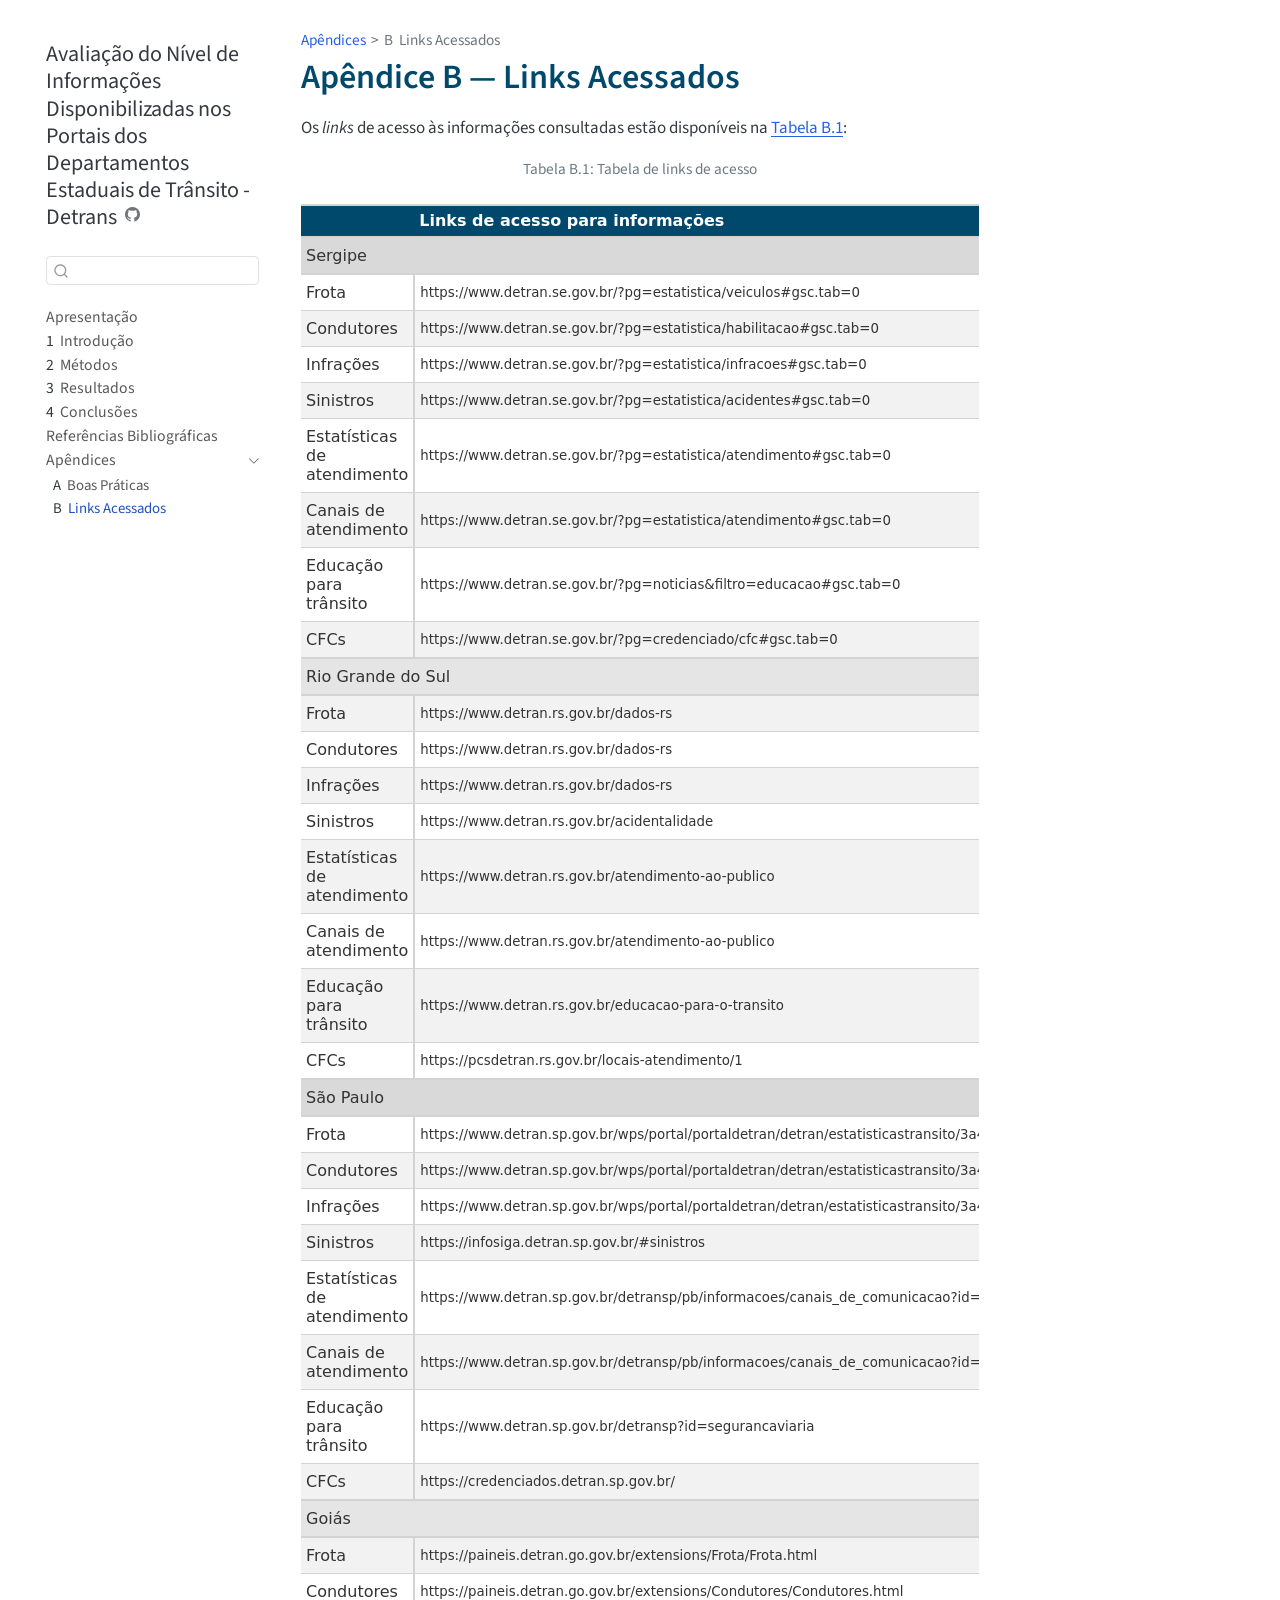
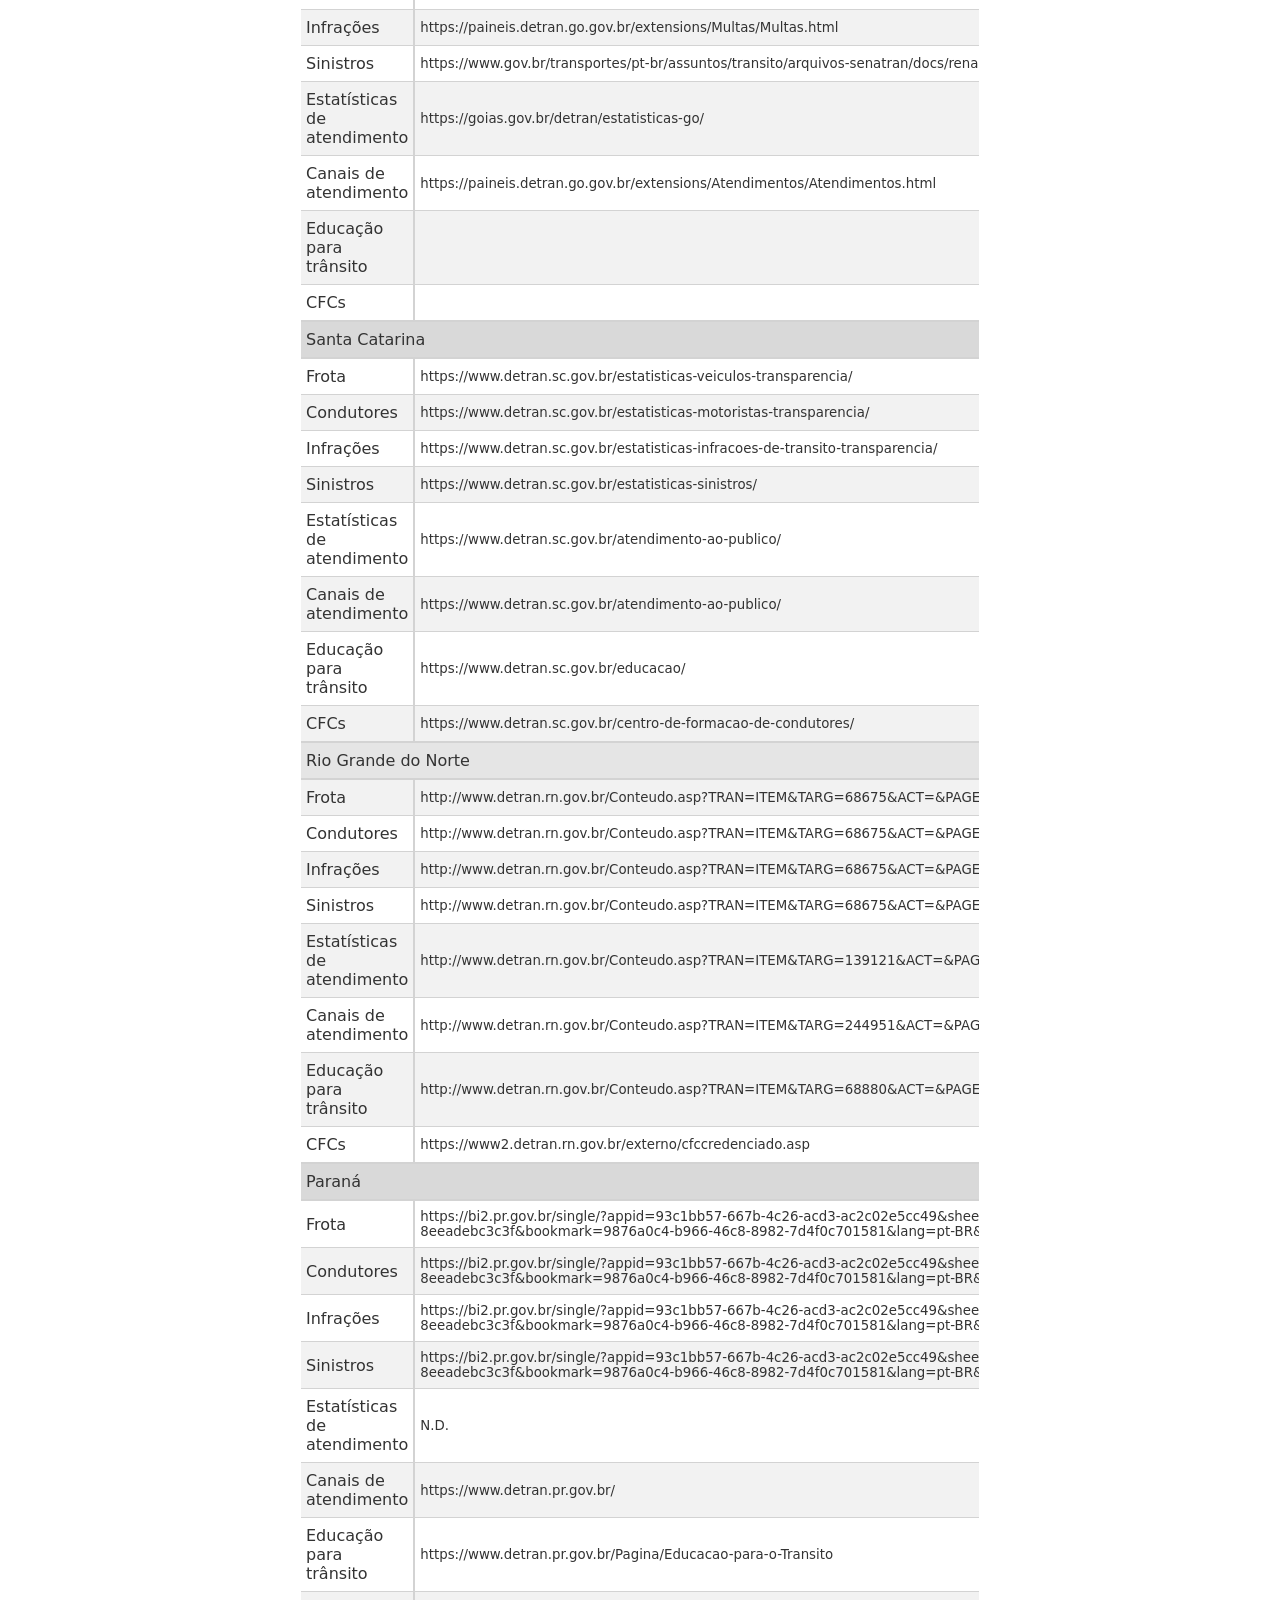
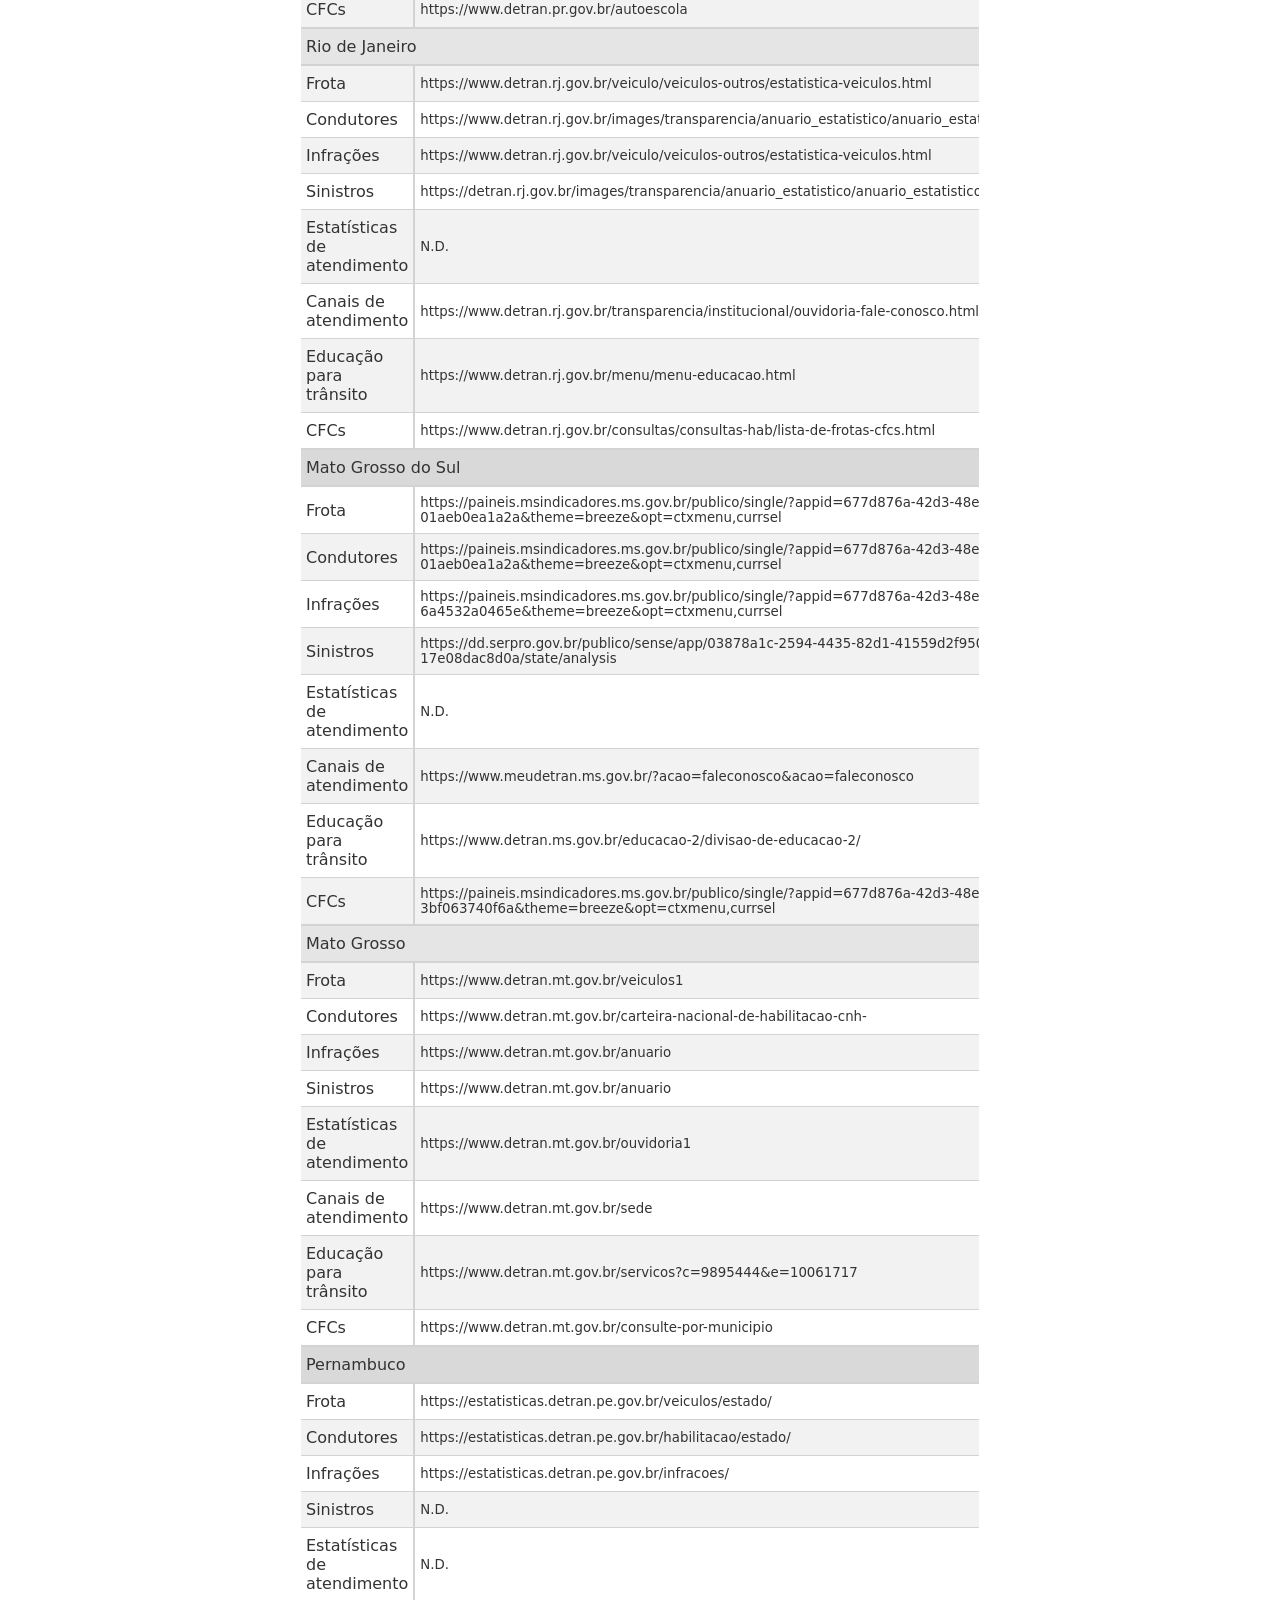
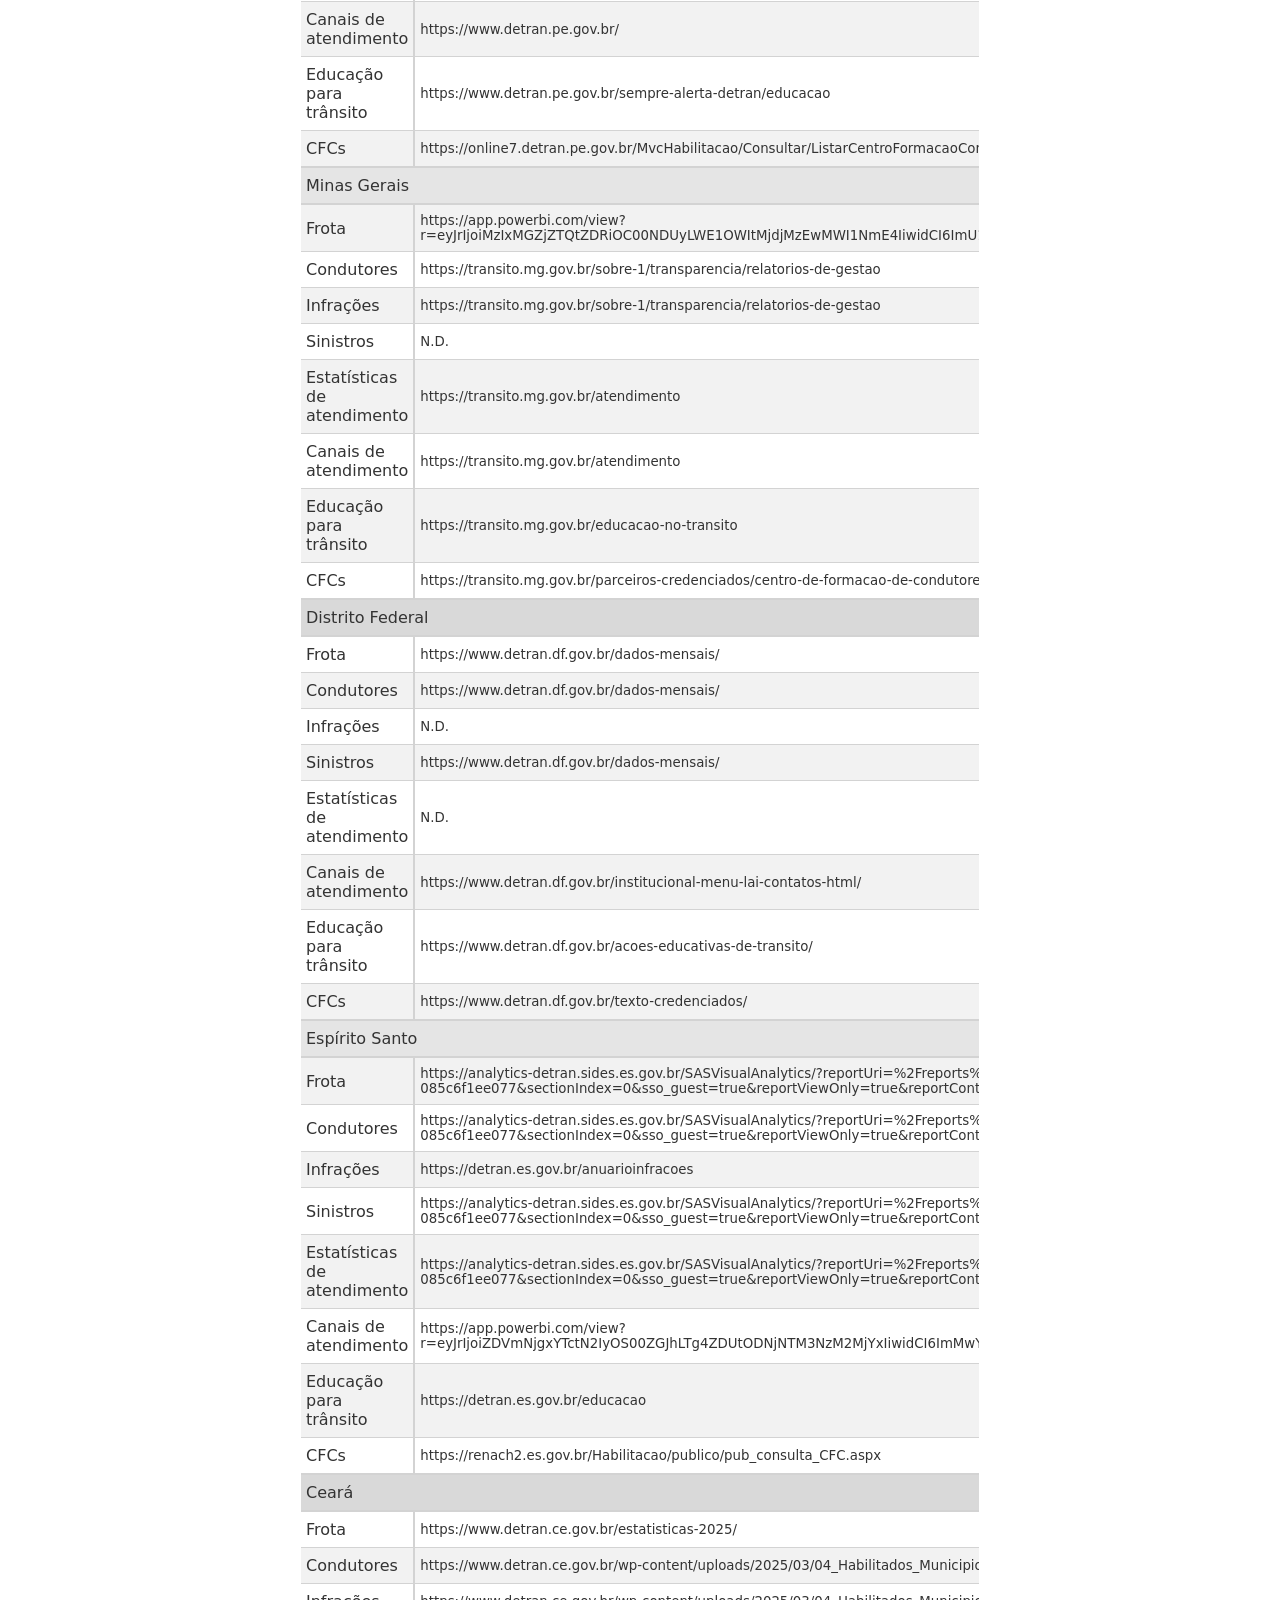
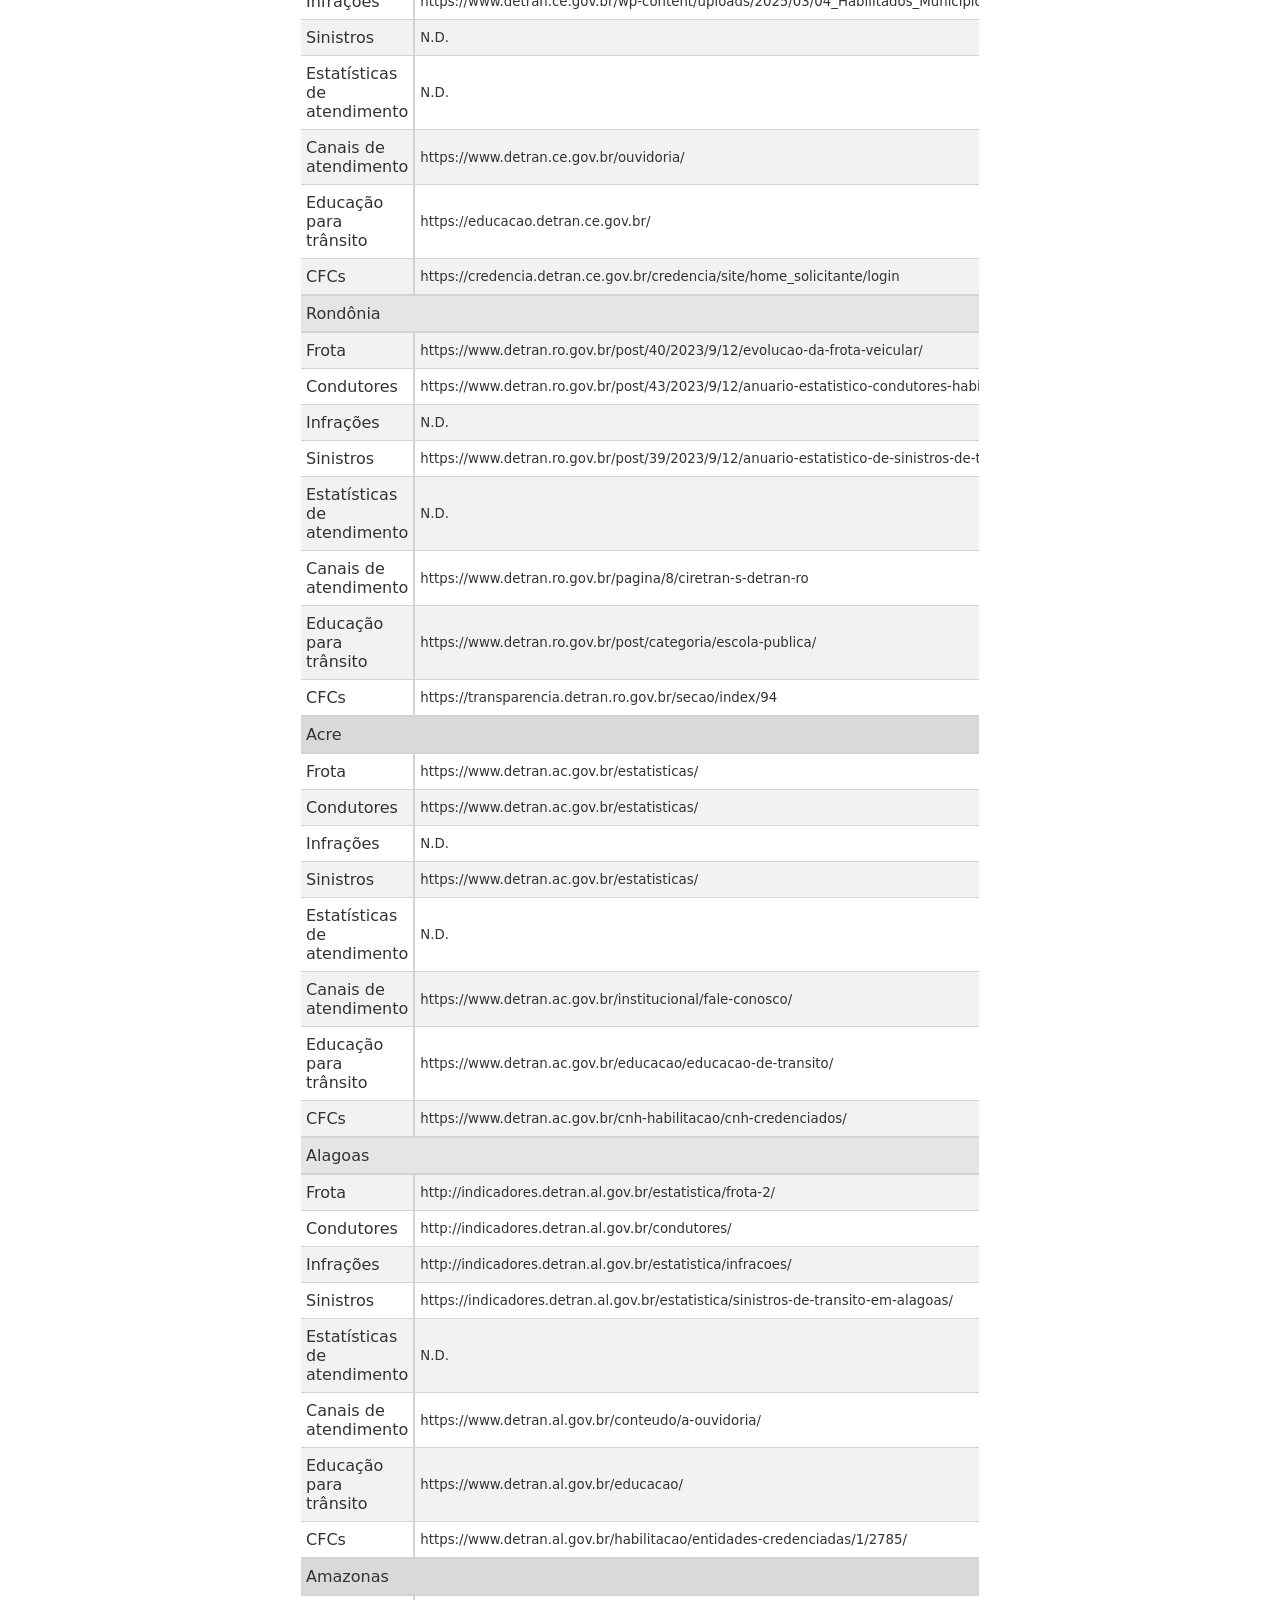
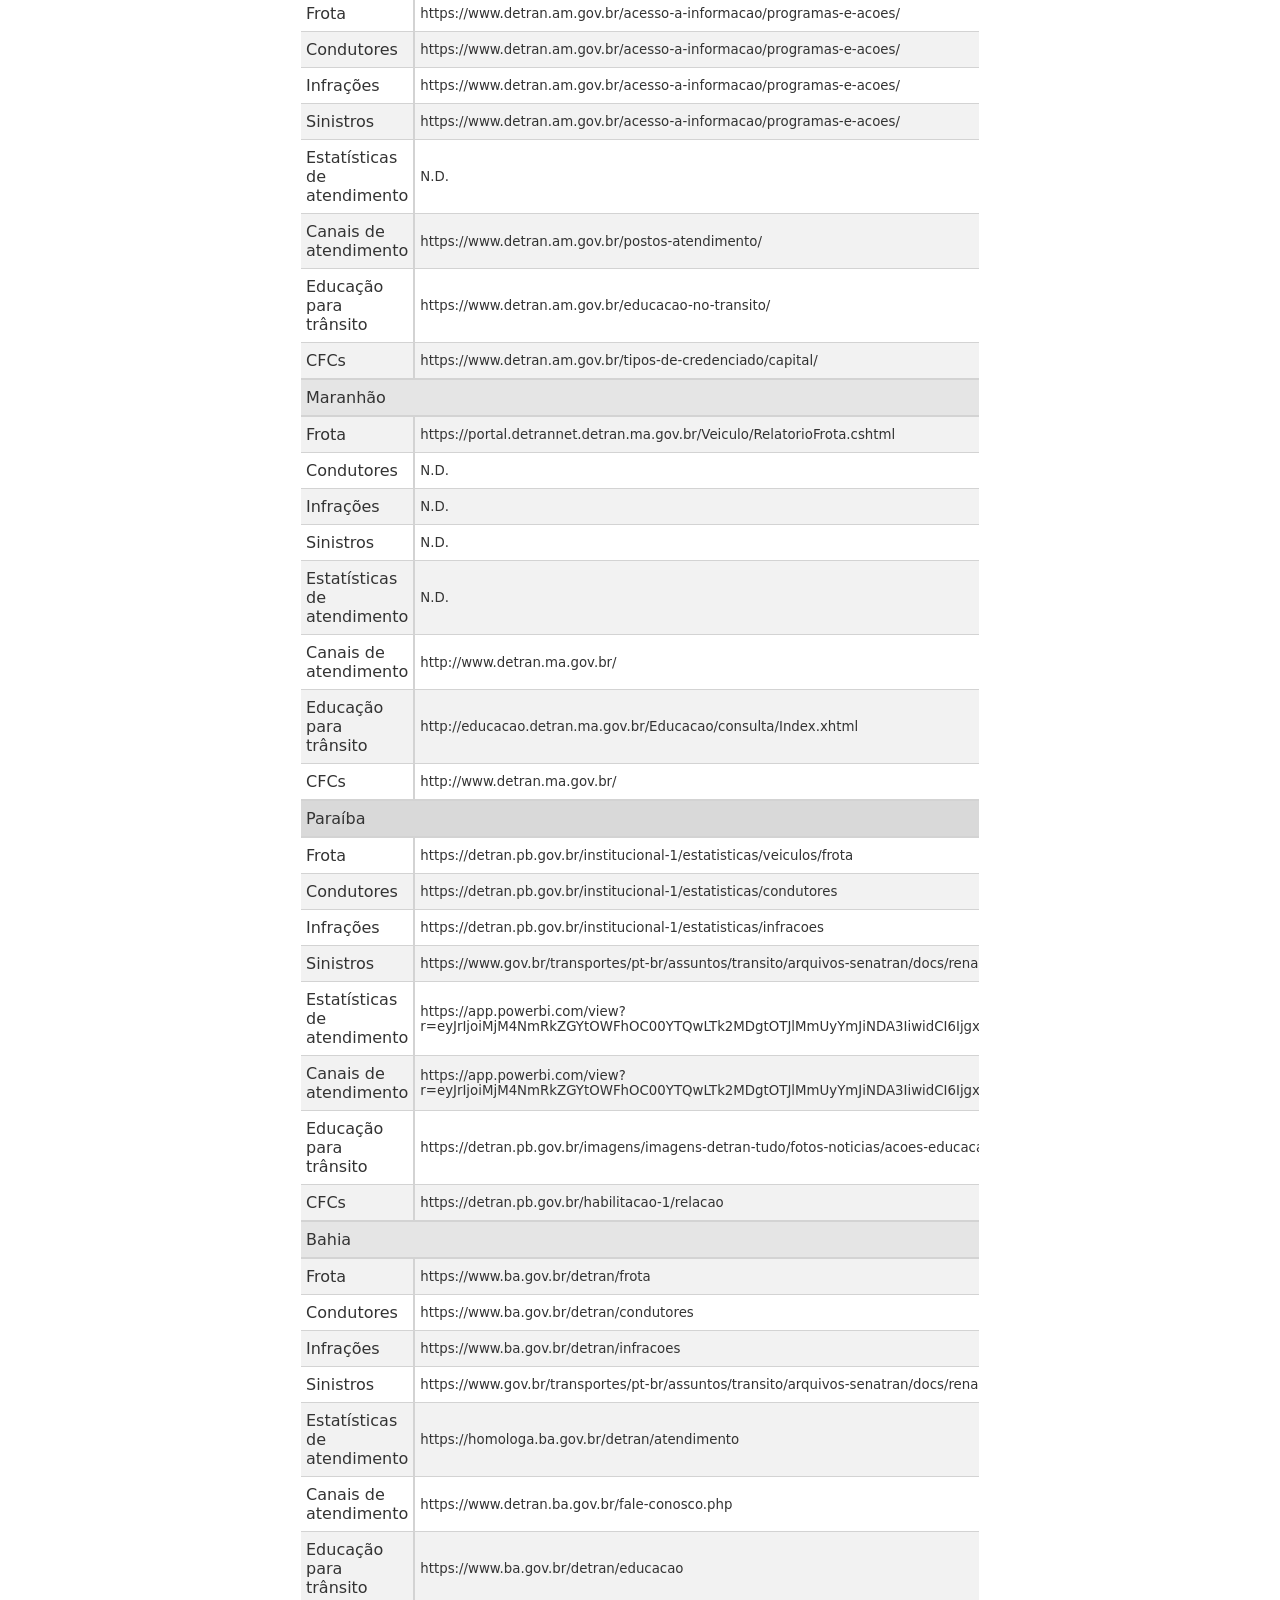
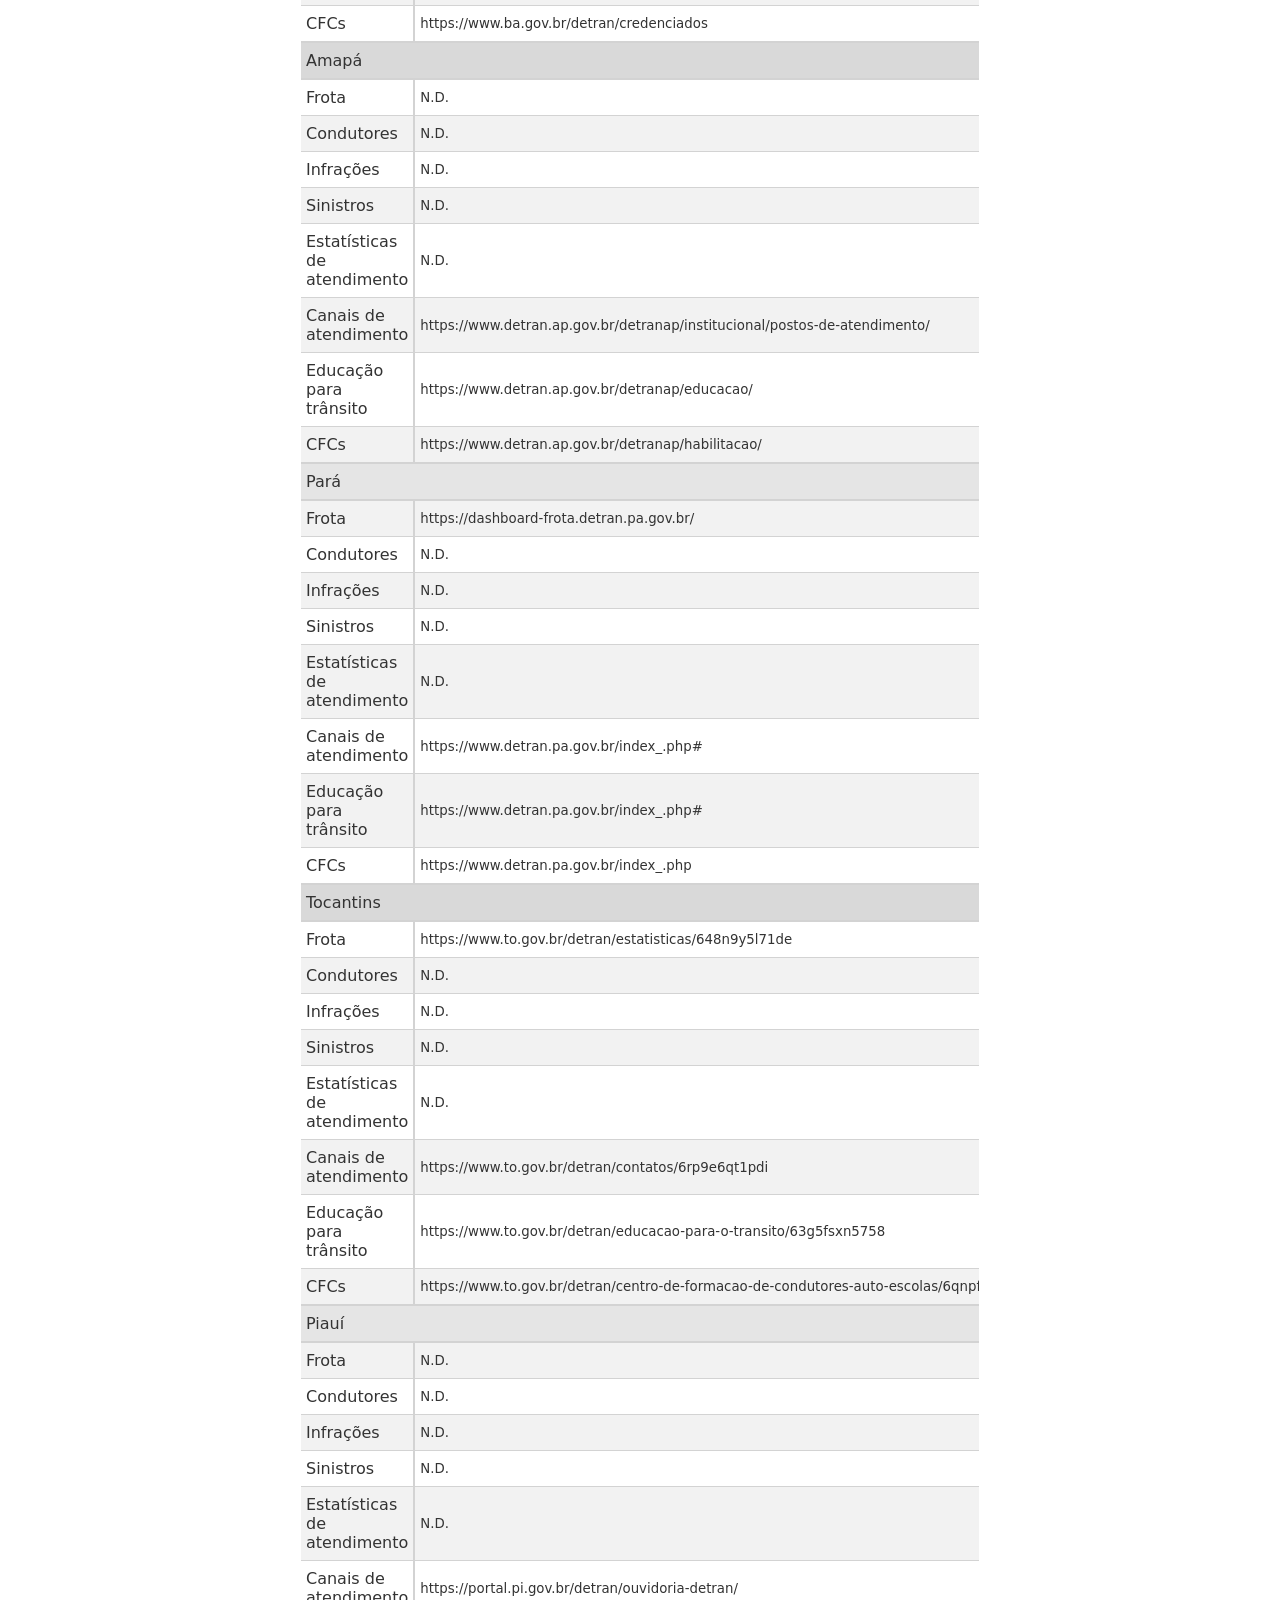
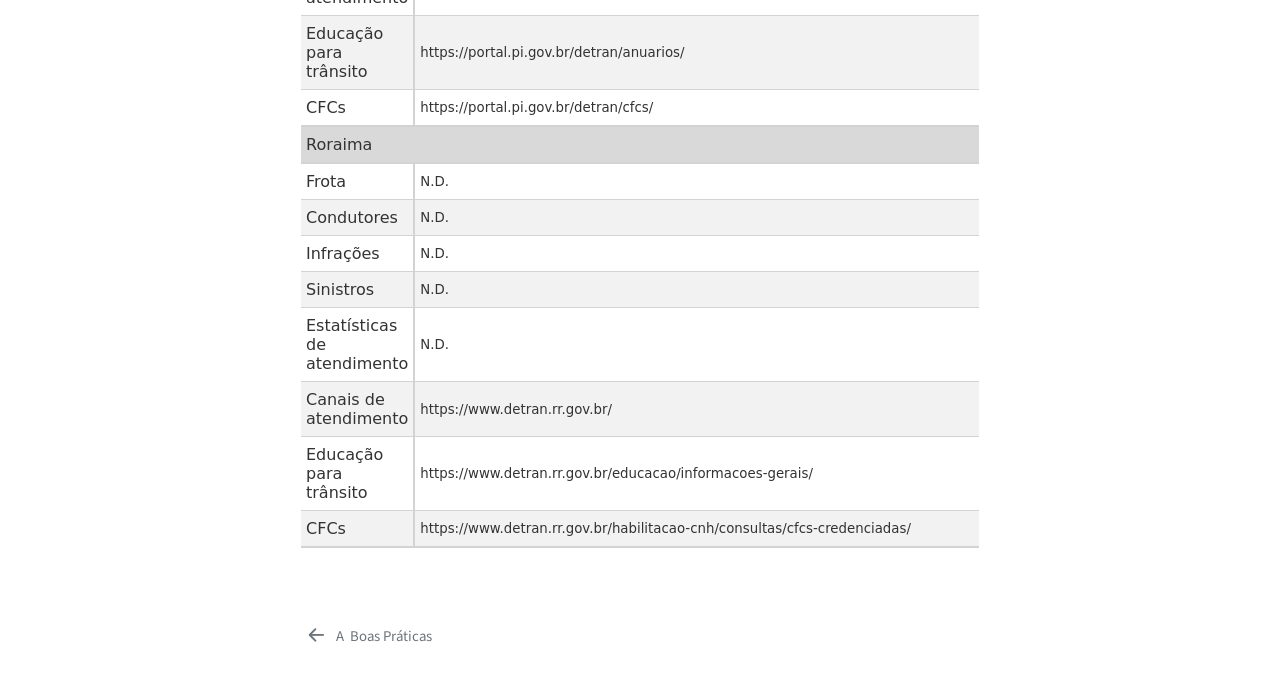
<file: 9b-links.html>
<!DOCTYPE html>
<html xmlns="http://www.w3.org/1999/xhtml" lang="pt-BR" xml:lang="pt-BR"><head>

<meta charset="utf-8">
<meta name="generator" content="quarto-1.8.25">

<meta name="viewport" content="width=device-width, initial-scale=1.0, user-scalable=yes">


<title>Apêndice B — Links Acessados – Avaliação do Nível de Informações Disponibilizadas nos Portais dos Departamentos Estaduais de Trânsito - Detrans</title>
<style>
code{white-space: pre-wrap;}
span.smallcaps{font-variant: small-caps;}
div.columns{display: flex; gap: min(4vw, 1.5em);}
div.column{flex: auto; overflow-x: auto;}
div.hanging-indent{margin-left: 1.5em; text-indent: -1.5em;}
ul.task-list{list-style: none;}
ul.task-list li input[type="checkbox"] {
  width: 0.8em;
  margin: 0 0.8em 0.2em -1em; /* quarto-specific, see https://github.com/quarto-dev/quarto-cli/issues/4556 */ 
  vertical-align: middle;
}
</style>


<script src="site_libs/quarto-nav/quarto-nav.js"></script>
<script src="site_libs/quarto-nav/headroom.min.js"></script>
<script src="site_libs/clipboard/clipboard.min.js"></script>
<script src="site_libs/quarto-search/autocomplete.umd.js"></script>
<script src="site_libs/quarto-search/fuse.min.js"></script>
<script src="site_libs/quarto-search/quarto-search.js"></script>
<meta name="quarto:offset" content="./">
<link href="./9a-praticas.html" rel="prev">
<link href="./logo/onsv-fav.ico" rel="icon">
<script src="site_libs/quarto-html/quarto.js" type="module"></script>
<script src="site_libs/quarto-html/tabsets/tabsets.js" type="module"></script>
<script src="site_libs/quarto-html/axe/axe-check.js" type="module"></script>
<script src="site_libs/quarto-html/popper.min.js"></script>
<script src="site_libs/quarto-html/tippy.umd.min.js"></script>
<script src="site_libs/quarto-html/anchor.min.js"></script>
<link href="site_libs/quarto-html/tippy.css" rel="stylesheet">
<link href="site_libs/quarto-html/quarto-syntax-highlighting-7b89279ff1a6dce999919e0e67d4d9ec.css" rel="stylesheet" id="quarto-text-highlighting-styles">
<script src="site_libs/bootstrap/bootstrap.min.js"></script>
<link href="site_libs/bootstrap/bootstrap-icons.css" rel="stylesheet">
<link href="site_libs/bootstrap/bootstrap-bf1ce2a9bbe0a9c3d8b1e0a16455843c.min.css" rel="stylesheet" append-hash="true" id="quarto-bootstrap" data-mode="light">
<script id="quarto-search-options" type="application/json">{
  "location": "sidebar",
  "copy-button": false,
  "collapse-after": 3,
  "panel-placement": "start",
  "type": "textbox",
  "limit": 50,
  "keyboard-shortcut": [
    "f",
    "/",
    "s"
  ],
  "show-item-context": false,
  "language": {
    "search-no-results-text": "Nenhum resultado",
    "search-matching-documents-text": "documentos correspondentes",
    "search-copy-link-title": "Copiar link para a busca",
    "search-hide-matches-text": "Esconder correspondências adicionais",
    "search-more-match-text": "mais correspondência neste documento",
    "search-more-matches-text": "mais correspondências neste documento",
    "search-clear-button-title": "Limpar",
    "search-text-placeholder": "",
    "search-detached-cancel-button-title": "Cancelar",
    "search-submit-button-title": "Enviar",
    "search-label": "Procurar"
  }
}</script>


<meta name="twitter:title" content="Apêndice B — Links Acessados – Avaliação do Nível de Informações Disponibilizadas nos Portais dos Departamentos Estaduais de Trânsito - Detrans">
<meta name="twitter:description" content="">
<meta name="twitter:card" content="summary">
</head>

<body class="nav-sidebar floating quarto-light">

<div id="quarto-search-results"></div>
  <header id="quarto-header" class="headroom fixed-top">
  <nav class="quarto-secondary-nav">
    <div class="container-fluid d-flex">
      <button type="button" class="quarto-btn-toggle btn" data-bs-toggle="collapse" role="button" data-bs-target=".quarto-sidebar-collapse-item" aria-controls="quarto-sidebar" aria-expanded="false" aria-label="Alternar barra lateral" onclick="if (window.quartoToggleHeadroom) { window.quartoToggleHeadroom(); }">
        <i class="bi bi-layout-text-sidebar-reverse"></i>
      </button>
        <nav class="quarto-page-breadcrumbs" aria-label="breadcrumb"><ol class="breadcrumb"><li class="breadcrumb-item"><a href="./9a-praticas.html">Apêndices</a></li><li class="breadcrumb-item"><a href="./9b-links.html"><span class="chapter-number">B</span>&nbsp; <span class="chapter-title">Links Acessados</span></a></li></ol></nav>
        <a class="flex-grow-1" role="navigation" data-bs-toggle="collapse" data-bs-target=".quarto-sidebar-collapse-item" aria-controls="quarto-sidebar" aria-expanded="false" aria-label="Alternar barra lateral" onclick="if (window.quartoToggleHeadroom) { window.quartoToggleHeadroom(); }">      
        </a>
      <button type="button" class="btn quarto-search-button" aria-label="Procurar" onclick="window.quartoOpenSearch();">
        <i class="bi bi-search"></i>
      </button>
    </div>
  </nav>
</header>
<!-- content -->
<div id="quarto-content" class="quarto-container page-columns page-rows-contents page-layout-article">
<!-- sidebar -->
  <nav id="quarto-sidebar" class="sidebar collapse collapse-horizontal quarto-sidebar-collapse-item sidebar-navigation floating overflow-auto">
    <div class="pt-lg-2 mt-2 text-left sidebar-header sidebar-header-stacked">
      <a href="./index.html" class="sidebar-logo-link">
      </a>
    <div class="sidebar-title mb-0 py-0">
      <a href="./">Avaliação do Nível de Informações Disponibilizadas nos Portais dos Departamentos Estaduais de Trânsito - Detrans</a> 
        <div class="sidebar-tools-main">
    <a href="https://www.github.com/onsv/revisao-detrans" title="Source Code" class="quarto-navigation-tool px-1" aria-label="Source Code"><i class="bi bi-github"></i></a>
</div>
    </div>
      </div>
        <div class="mt-2 flex-shrink-0 align-items-center">
        <div class="sidebar-search">
        <div id="quarto-search" class="" title="Procurar"></div>
        </div>
        </div>
    <div class="sidebar-menu-container"> 
    <ul class="list-unstyled mt-1">
        <li class="sidebar-item">
  <div class="sidebar-item-container"> 
  <a href="./index.html" class="sidebar-item-text sidebar-link">
 <span class="menu-text">Apresentação</span></a>
  </div>
</li>
        <li class="sidebar-item">
  <div class="sidebar-item-container"> 
  <a href="./01-intro.html" class="sidebar-item-text sidebar-link">
 <span class="menu-text"><span class="chapter-number">1</span>&nbsp; <span class="chapter-title">Introdução</span></span></a>
  </div>
</li>
        <li class="sidebar-item">
  <div class="sidebar-item-container"> 
  <a href="./02-metodos.html" class="sidebar-item-text sidebar-link">
 <span class="menu-text"><span class="chapter-number">2</span>&nbsp; <span class="chapter-title">Métodos</span></span></a>
  </div>
</li>
        <li class="sidebar-item">
  <div class="sidebar-item-container"> 
  <a href="./03-resultados.html" class="sidebar-item-text sidebar-link">
 <span class="menu-text"><span class="chapter-number">3</span>&nbsp; <span class="chapter-title">Resultados</span></span></a>
  </div>
</li>
        <li class="sidebar-item">
  <div class="sidebar-item-container"> 
  <a href="./04-conclusao.html" class="sidebar-item-text sidebar-link">
 <span class="menu-text"><span class="chapter-number">4</span>&nbsp; <span class="chapter-title">Conclusões</span></span></a>
  </div>
</li>
        <li class="sidebar-item">
  <div class="sidebar-item-container"> 
  <a href="./99-referencias.html" class="sidebar-item-text sidebar-link">
 <span class="menu-text">Referências Bibliográficas</span></a>
  </div>
</li>
        <li class="sidebar-item sidebar-item-section">
      <div class="sidebar-item-container"> 
            <a class="sidebar-item-text sidebar-link text-start" data-bs-toggle="collapse" data-bs-target="#quarto-sidebar-section-1" role="navigation" aria-expanded="true">
 <span class="menu-text">Apêndices</span></a>
          <a class="sidebar-item-toggle text-start" data-bs-toggle="collapse" data-bs-target="#quarto-sidebar-section-1" role="navigation" aria-expanded="true" aria-label="Alternar seção">
            <i class="bi bi-chevron-right ms-2"></i>
          </a> 
      </div>
      <ul id="quarto-sidebar-section-1" class="collapse list-unstyled sidebar-section depth1 show">  
          <li class="sidebar-item">
  <div class="sidebar-item-container"> 
  <a href="./9a-praticas.html" class="sidebar-item-text sidebar-link">
 <span class="menu-text"><span class="chapter-number">A</span>&nbsp; <span class="chapter-title">Boas Práticas</span></span></a>
  </div>
</li>
          <li class="sidebar-item">
  <div class="sidebar-item-container"> 
  <a href="./9b-links.html" class="sidebar-item-text sidebar-link active">
 <span class="menu-text"><span class="chapter-number">B</span>&nbsp; <span class="chapter-title">Links Acessados</span></span></a>
  </div>
</li>
      </ul>
  </li>
    </ul>
    </div>
</nav>
<div id="quarto-sidebar-glass" class="quarto-sidebar-collapse-item" data-bs-toggle="collapse" data-bs-target=".quarto-sidebar-collapse-item"></div>
<!-- margin-sidebar -->
    <div id="quarto-margin-sidebar" class="sidebar margin-sidebar zindex-bottom">
        
    </div>
<!-- main -->
<main class="content" id="quarto-document-content">

<header id="title-block-header" class="quarto-title-block default"><nav class="quarto-page-breadcrumbs quarto-title-breadcrumbs d-none d-lg-block" aria-label="breadcrumb"><ol class="breadcrumb"><li class="breadcrumb-item"><a href="./9a-praticas.html">Apêndices</a></li><li class="breadcrumb-item"><a href="./9b-links.html"><span class="chapter-number">B</span>&nbsp; <span class="chapter-title">Links Acessados</span></a></li></ol></nav>
<div class="quarto-title">
<h1 class="title"><span id="sec-links" class="quarto-section-identifier">Apêndice B — Links Acessados</span></h1>
</div>



<div class="quarto-title-meta">

    
  
    
  </div>
  


</header>


<p>Os <em>links</em> de acesso às informações consultadas estão disponíveis na <a href="#tbl-links" class="quarto-xref">Tabela&nbsp;<span>B.1</span></a>:</p>
<div class="cell">
<div id="tbl-links" class="cell quarto-float quarto-figure quarto-figure-center anchored">
<figure class="quarto-float quarto-float-tbl figure">
<figcaption class="quarto-float-caption-top quarto-float-caption quarto-float-tbl" id="tbl-links-caption-0ceaefa1-69ba-4598-a22c-09a6ac19f8ca">
Tabela&nbsp;B.1: Tabela de links de acesso
</figcaption>
<div aria-describedby="tbl-links-caption-0ceaefa1-69ba-4598-a22c-09a6ac19f8ca">
<div class="cell-output-display">
<div id="szqhobgzoq" style="padding-left:0px;padding-right:0px;padding-top:10px;padding-bottom:10px;overflow-x:auto;overflow-y:auto;width:auto;height:auto;">
<style>#szqhobgzoq table {
  font-family: system-ui, 'Segoe UI', Roboto, Helvetica, Arial, sans-serif, 'Apple Color Emoji', 'Segoe UI Emoji', 'Segoe UI Symbol', 'Noto Color Emoji';
  -webkit-font-smoothing: antialiased;
  -moz-osx-font-smoothing: grayscale;
}

#szqhobgzoq thead, #szqhobgzoq tbody, #szqhobgzoq tfoot, #szqhobgzoq tr, #szqhobgzoq td, #szqhobgzoq th {
  border-style: none;
}

#szqhobgzoq p {
  margin: 0;
  padding: 0;
}

#szqhobgzoq .gt_table {
  display: table;
  border-collapse: collapse;
  line-height: normal;
  margin-left: auto;
  margin-right: auto;
  color: #333333;
  font-size: 16px;
  font-weight: normal;
  font-style: normal;
  background-color: #FFFFFF;
  width: auto;
  border-top-style: solid;
  border-top-width: 2px;
  border-top-color: #A8A8A8;
  border-right-style: none;
  border-right-width: 2px;
  border-right-color: #D3D3D3;
  border-bottom-style: solid;
  border-bottom-width: 2px;
  border-bottom-color: #A8A8A8;
  border-left-style: none;
  border-left-width: 2px;
  border-left-color: #D3D3D3;
}

#szqhobgzoq .gt_caption {
  padding-top: 4px;
  padding-bottom: 4px;
}

#szqhobgzoq .gt_title {
  color: #333333;
  font-size: 125%;
  font-weight: initial;
  padding-top: 4px;
  padding-bottom: 4px;
  padding-left: 5px;
  padding-right: 5px;
  border-bottom-color: #FFFFFF;
  border-bottom-width: 0;
}

#szqhobgzoq .gt_subtitle {
  color: #333333;
  font-size: 85%;
  font-weight: initial;
  padding-top: 3px;
  padding-bottom: 5px;
  padding-left: 5px;
  padding-right: 5px;
  border-top-color: #FFFFFF;
  border-top-width: 0;
}

#szqhobgzoq .gt_heading {
  background-color: #FFFFFF;
  text-align: center;
  border-bottom-color: #FFFFFF;
  border-left-style: none;
  border-left-width: 1px;
  border-left-color: #D3D3D3;
  border-right-style: none;
  border-right-width: 1px;
  border-right-color: #D3D3D3;
}

#szqhobgzoq .gt_bottom_border {
  border-bottom-style: solid;
  border-bottom-width: 2px;
  border-bottom-color: #D3D3D3;
}

#szqhobgzoq .gt_col_headings {
  border-top-style: solid;
  border-top-width: 2px;
  border-top-color: #D3D3D3;
  border-bottom-style: solid;
  border-bottom-width: 2px;
  border-bottom-color: #D3D3D3;
  border-left-style: none;
  border-left-width: 1px;
  border-left-color: #D3D3D3;
  border-right-style: none;
  border-right-width: 1px;
  border-right-color: #D3D3D3;
}

#szqhobgzoq .gt_col_heading {
  color: #FFFFFF;
  background-color: #00496D;
  font-size: 100%;
  font-weight: bold;
  text-transform: inherit;
  border-left-style: none;
  border-left-width: 1px;
  border-left-color: #D3D3D3;
  border-right-style: none;
  border-right-width: 1px;
  border-right-color: #D3D3D3;
  vertical-align: bottom;
  padding-top: 5px;
  padding-bottom: 6px;
  padding-left: 5px;
  padding-right: 5px;
  overflow-x: hidden;
}

#szqhobgzoq .gt_column_spanner_outer {
  color: #FFFFFF;
  background-color: #00496D;
  font-size: 100%;
  font-weight: bold;
  text-transform: inherit;
  padding-top: 0;
  padding-bottom: 0;
  padding-left: 4px;
  padding-right: 4px;
}

#szqhobgzoq .gt_column_spanner_outer:first-child {
  padding-left: 0;
}

#szqhobgzoq .gt_column_spanner_outer:last-child {
  padding-right: 0;
}

#szqhobgzoq .gt_column_spanner {
  border-bottom-style: solid;
  border-bottom-width: 2px;
  border-bottom-color: #D3D3D3;
  vertical-align: bottom;
  padding-top: 5px;
  padding-bottom: 5px;
  overflow-x: hidden;
  display: inline-block;
  width: 100%;
}

#szqhobgzoq .gt_spanner_row {
  border-bottom-style: hidden;
}

#szqhobgzoq .gt_group_heading {
  padding-top: 8px;
  padding-bottom: 8px;
  padding-left: 5px;
  padding-right: 5px;
  color: #333333;
  background-color: #FFFFFF;
  font-size: 100%;
  font-weight: initial;
  text-transform: inherit;
  border-top-style: solid;
  border-top-width: 2px;
  border-top-color: #D3D3D3;
  border-bottom-style: solid;
  border-bottom-width: 2px;
  border-bottom-color: #D3D3D3;
  border-left-style: none;
  border-left-width: 1px;
  border-left-color: #D3D3D3;
  border-right-style: none;
  border-right-width: 1px;
  border-right-color: #D3D3D3;
  vertical-align: middle;
  text-align: left;
}

#szqhobgzoq .gt_empty_group_heading {
  padding: 0.5px;
  color: #333333;
  background-color: #FFFFFF;
  font-size: 100%;
  font-weight: initial;
  border-top-style: solid;
  border-top-width: 2px;
  border-top-color: #D3D3D3;
  border-bottom-style: solid;
  border-bottom-width: 2px;
  border-bottom-color: #D3D3D3;
  vertical-align: middle;
}

#szqhobgzoq .gt_from_md > :first-child {
  margin-top: 0;
}

#szqhobgzoq .gt_from_md > :last-child {
  margin-bottom: 0;
}

#szqhobgzoq .gt_row {
  padding-top: 8px;
  padding-bottom: 8px;
  padding-left: 5px;
  padding-right: 5px;
  margin: 10px;
  border-top-style: solid;
  border-top-width: 1px;
  border-top-color: #D3D3D3;
  border-left-style: none;
  border-left-width: 1px;
  border-left-color: #D3D3D3;
  border-right-style: none;
  border-right-width: 1px;
  border-right-color: #D3D3D3;
  vertical-align: middle;
  overflow-x: hidden;
}

#szqhobgzoq .gt_stub {
  color: #333333;
  background-color: #FFFFFF;
  font-size: 100%;
  font-weight: initial;
  text-transform: inherit;
  border-right-style: solid;
  border-right-width: 2px;
  border-right-color: #D3D3D3;
  padding-left: 5px;
  padding-right: 5px;
}

#szqhobgzoq .gt_stub_row_group {
  color: #333333;
  background-color: #FFFFFF;
  font-size: 100%;
  font-weight: initial;
  text-transform: inherit;
  border-right-style: solid;
  border-right-width: 2px;
  border-right-color: #D3D3D3;
  padding-left: 5px;
  padding-right: 5px;
  vertical-align: top;
}

#szqhobgzoq .gt_row_group_first td {
  border-top-width: 2px;
}

#szqhobgzoq .gt_row_group_first th {
  border-top-width: 2px;
}

#szqhobgzoq .gt_summary_row {
  color: #333333;
  background-color: #FFFFFF;
  text-transform: inherit;
  padding-top: 8px;
  padding-bottom: 8px;
  padding-left: 5px;
  padding-right: 5px;
}

#szqhobgzoq .gt_first_summary_row {
  border-top-style: solid;
  border-top-color: #D3D3D3;
}

#szqhobgzoq .gt_first_summary_row.thick {
  border-top-width: 2px;
}

#szqhobgzoq .gt_last_summary_row {
  padding-top: 8px;
  padding-bottom: 8px;
  padding-left: 5px;
  padding-right: 5px;
  border-bottom-style: solid;
  border-bottom-width: 2px;
  border-bottom-color: #D3D3D3;
}

#szqhobgzoq .gt_grand_summary_row {
  color: #333333;
  background-color: #FFFFFF;
  text-transform: inherit;
  padding-top: 8px;
  padding-bottom: 8px;
  padding-left: 5px;
  padding-right: 5px;
}

#szqhobgzoq .gt_first_grand_summary_row {
  padding-top: 8px;
  padding-bottom: 8px;
  padding-left: 5px;
  padding-right: 5px;
  border-top-style: double;
  border-top-width: 6px;
  border-top-color: #D3D3D3;
}

#szqhobgzoq .gt_last_grand_summary_row_top {
  padding-top: 8px;
  padding-bottom: 8px;
  padding-left: 5px;
  padding-right: 5px;
  border-bottom-style: double;
  border-bottom-width: 6px;
  border-bottom-color: #D3D3D3;
}

#szqhobgzoq .gt_striped {
  background-color: rgba(128, 128, 128, 0.05);
}

#szqhobgzoq .gt_table_body {
  border-top-style: solid;
  border-top-width: 2px;
  border-top-color: #D3D3D3;
  border-bottom-style: solid;
  border-bottom-width: 2px;
  border-bottom-color: #D3D3D3;
}

#szqhobgzoq .gt_footnotes {
  color: #333333;
  background-color: #FFFFFF;
  border-bottom-style: none;
  border-bottom-width: 2px;
  border-bottom-color: #D3D3D3;
  border-left-style: none;
  border-left-width: 2px;
  border-left-color: #D3D3D3;
  border-right-style: none;
  border-right-width: 2px;
  border-right-color: #D3D3D3;
}

#szqhobgzoq .gt_footnote {
  margin: 0px;
  font-size: 90%;
  padding-top: 4px;
  padding-bottom: 4px;
  padding-left: 5px;
  padding-right: 5px;
}

#szqhobgzoq .gt_sourcenotes {
  color: #333333;
  background-color: #FFFFFF;
  border-bottom-style: none;
  border-bottom-width: 2px;
  border-bottom-color: #D3D3D3;
  border-left-style: none;
  border-left-width: 2px;
  border-left-color: #D3D3D3;
  border-right-style: none;
  border-right-width: 2px;
  border-right-color: #D3D3D3;
}

#szqhobgzoq .gt_sourcenote {
  font-size: 90%;
  padding-top: 4px;
  padding-bottom: 4px;
  padding-left: 5px;
  padding-right: 5px;
}

#szqhobgzoq .gt_left {
  text-align: left;
}

#szqhobgzoq .gt_center {
  text-align: center;
}

#szqhobgzoq .gt_right {
  text-align: right;
  font-variant-numeric: tabular-nums;
}

#szqhobgzoq .gt_font_normal {
  font-weight: normal;
}

#szqhobgzoq .gt_font_bold {
  font-weight: bold;
}

#szqhobgzoq .gt_font_italic {
  font-style: italic;
}

#szqhobgzoq .gt_super {
  font-size: 65%;
}

#szqhobgzoq .gt_footnote_marks {
  font-size: 75%;
  vertical-align: 0.4em;
  position: initial;
}

#szqhobgzoq .gt_asterisk {
  font-size: 100%;
  vertical-align: 0;
}

#szqhobgzoq .gt_indent_1 {
  text-indent: 5px;
}

#szqhobgzoq .gt_indent_2 {
  text-indent: 10px;
}

#szqhobgzoq .gt_indent_3 {
  text-indent: 15px;
}

#szqhobgzoq .gt_indent_4 {
  text-indent: 20px;
}

#szqhobgzoq .gt_indent_5 {
  text-indent: 25px;
}

#szqhobgzoq .katex-display {
  display: inline-flex !important;
  margin-bottom: 0.75em !important;
}

#szqhobgzoq div.Reactable > div.rt-table > div.rt-thead > div.rt-tr.rt-tr-group-header > div.rt-th-group:after {
  height: 0px !important;
}
</style>

<table class="gt_table do-not-create-environment cell caption-top table table-sm table-striped small" data-quarto-bootstrap="false">
<thead>
<tr class="gt_col_headings header">
<th id="a::stub" class="gt_col_heading gt_columns_bottom_border gt_left" data-quarto-table-cell-role="th" scope="col"></th>
<th id="value" class="gt_col_heading gt_columns_bottom_border gt_left" data-quarto-table-cell-role="th" scope="col">Links de acesso para informações</th>
</tr>
</thead>
<tbody class="gt_table_body">
<tr class="gt_group_heading_row odd">
<th colspan="2" id="Sergipe" class="gt_group_heading" data-quarto-table-cell-role="th" style="background-color: #E5E5E5" scope="colgroup">Sergipe</th>
</tr>
<tr class="gt_row_group_first even">
<th id="stub_1_1" class="gt_row gt_left gt_stub" data-quarto-table-cell-role="th" scope="row">Frota</th>
<td class="gt_row gt_left" headers="Sergipe stub_1_1 value" style="font-size: smaller">https://www.detran.se.gov.br/?pg=estatistica/veiculos#gsc.tab=0</td>
</tr>
<tr class="odd">
<th id="stub_1_2" class="gt_row gt_left gt_stub" data-quarto-table-cell-role="th" scope="row">Condutores</th>
<td class="gt_row gt_left" headers="Sergipe stub_1_2 value" style="font-size: smaller">https://www.detran.se.gov.br/?pg=estatistica/habilitacao#gsc.tab=0</td>
</tr>
<tr class="even">
<th id="stub_1_3" class="gt_row gt_left gt_stub" data-quarto-table-cell-role="th" scope="row">Infrações</th>
<td class="gt_row gt_left" headers="Sergipe stub_1_3 value" style="font-size: smaller">https://www.detran.se.gov.br/?pg=estatistica/infracoes#gsc.tab=0</td>
</tr>
<tr class="odd">
<th id="stub_1_4" class="gt_row gt_left gt_stub" data-quarto-table-cell-role="th" scope="row">Sinistros</th>
<td class="gt_row gt_left" headers="Sergipe stub_1_4 value" style="font-size: smaller">https://www.detran.se.gov.br/?pg=estatistica/acidentes#gsc.tab=0</td>
</tr>
<tr class="even">
<th id="stub_1_5" class="gt_row gt_left gt_stub" data-quarto-table-cell-role="th" scope="row">Estatísticas de atendimento</th>
<td class="gt_row gt_left" headers="Sergipe stub_1_5 value" style="font-size: smaller">https://www.detran.se.gov.br/?pg=estatistica/atendimento#gsc.tab=0</td>
</tr>
<tr class="odd">
<th id="stub_1_6" class="gt_row gt_left gt_stub" data-quarto-table-cell-role="th" scope="row">Canais de atendimento</th>
<td class="gt_row gt_left" headers="Sergipe stub_1_6 value" style="font-size: smaller">https://www.detran.se.gov.br/?pg=estatistica/atendimento#gsc.tab=0</td>
</tr>
<tr class="even">
<th id="stub_1_7" class="gt_row gt_left gt_stub" data-quarto-table-cell-role="th" scope="row">Educação para trânsito</th>
<td class="gt_row gt_left" headers="Sergipe stub_1_7 value" style="font-size: smaller">https://www.detran.se.gov.br/?pg=noticias&amp;filtro=educacao#gsc.tab=0</td>
</tr>
<tr class="odd">
<th id="stub_1_8" class="gt_row gt_left gt_stub" data-quarto-table-cell-role="th" scope="row">CFCs</th>
<td class="gt_row gt_left" headers="Sergipe stub_1_8 value" style="font-size: smaller">https://www.detran.se.gov.br/?pg=credenciado/cfc#gsc.tab=0</td>
</tr>
<tr class="gt_group_heading_row even">
<th colspan="2" id="Rio Grande do Sul" class="gt_group_heading" data-quarto-table-cell-role="th" style="background-color: #E5E5E5" scope="colgroup">Rio Grande do Sul</th>
</tr>
<tr class="gt_row_group_first odd">
<th id="stub_1_9" class="gt_row gt_left gt_stub" data-quarto-table-cell-role="th" scope="row">Frota</th>
<td class="gt_row gt_left" headers="Rio Grande do Sul stub_1_9 value" style="font-size: smaller">https://www.detran.rs.gov.br/dados-rs</td>
</tr>
<tr class="even">
<th id="stub_1_10" class="gt_row gt_left gt_stub" data-quarto-table-cell-role="th" scope="row">Condutores</th>
<td class="gt_row gt_left" headers="Rio Grande do Sul stub_1_10 value" style="font-size: smaller">https://www.detran.rs.gov.br/dados-rs</td>
</tr>
<tr class="odd">
<th id="stub_1_11" class="gt_row gt_left gt_stub" data-quarto-table-cell-role="th" scope="row">Infrações</th>
<td class="gt_row gt_left" headers="Rio Grande do Sul stub_1_11 value" style="font-size: smaller">https://www.detran.rs.gov.br/dados-rs</td>
</tr>
<tr class="even">
<th id="stub_1_12" class="gt_row gt_left gt_stub" data-quarto-table-cell-role="th" scope="row">Sinistros</th>
<td class="gt_row gt_left" headers="Rio Grande do Sul stub_1_12 value" style="font-size: smaller">https://www.detran.rs.gov.br/acidentalidade</td>
</tr>
<tr class="odd">
<th id="stub_1_13" class="gt_row gt_left gt_stub" data-quarto-table-cell-role="th" scope="row">Estatísticas de atendimento</th>
<td class="gt_row gt_left" headers="Rio Grande do Sul stub_1_13 value" style="font-size: smaller">https://www.detran.rs.gov.br/atendimento-ao-publico</td>
</tr>
<tr class="even">
<th id="stub_1_14" class="gt_row gt_left gt_stub" data-quarto-table-cell-role="th" scope="row">Canais de atendimento</th>
<td class="gt_row gt_left" headers="Rio Grande do Sul stub_1_14 value" style="font-size: smaller">https://www.detran.rs.gov.br/atendimento-ao-publico</td>
</tr>
<tr class="odd">
<th id="stub_1_15" class="gt_row gt_left gt_stub" data-quarto-table-cell-role="th" scope="row">Educação para trânsito</th>
<td class="gt_row gt_left" headers="Rio Grande do Sul stub_1_15 value" style="font-size: smaller">https://www.detran.rs.gov.br/educacao-para-o-transito</td>
</tr>
<tr class="even">
<th id="stub_1_16" class="gt_row gt_left gt_stub" data-quarto-table-cell-role="th" scope="row">CFCs</th>
<td class="gt_row gt_left" headers="Rio Grande do Sul stub_1_16 value" style="font-size: smaller">https://pcsdetran.rs.gov.br/locais-atendimento/1</td>
</tr>
<tr class="gt_group_heading_row odd">
<th colspan="2" id="São Paulo" class="gt_group_heading" data-quarto-table-cell-role="th" style="background-color: #E5E5E5" scope="colgroup">São Paulo</th>
</tr>
<tr class="gt_row_group_first even">
<th id="stub_1_17" class="gt_row gt_left gt_stub" data-quarto-table-cell-role="th" scope="row">Frota</th>
<td class="gt_row gt_left" headers="São Paulo stub_1_17 value" style="font-size: smaller">https://www.detran.sp.gov.br/wps/portal/portaldetran/detran/estatisticastransito/3a410653-0dd2-45df-a324-bdfc4711d988/</td>
</tr>
<tr class="odd">
<th id="stub_1_18" class="gt_row gt_left gt_stub" data-quarto-table-cell-role="th" scope="row">Condutores</th>
<td class="gt_row gt_left" headers="São Paulo stub_1_18 value" style="font-size: smaller">https://www.detran.sp.gov.br/wps/portal/portaldetran/detran/estatisticastransito/3a410653-0dd2-45df-a324-bdfc4711d988/</td>
</tr>
<tr class="even">
<th id="stub_1_19" class="gt_row gt_left gt_stub" data-quarto-table-cell-role="th" scope="row">Infrações</th>
<td class="gt_row gt_left" headers="São Paulo stub_1_19 value" style="font-size: smaller">https://www.detran.sp.gov.br/wps/portal/portaldetran/detran/estatisticastransito/3a410653-0dd2-45df-a324-bdfc4711d988/</td>
</tr>
<tr class="odd">
<th id="stub_1_20" class="gt_row gt_left gt_stub" data-quarto-table-cell-role="th" scope="row">Sinistros</th>
<td class="gt_row gt_left" headers="São Paulo stub_1_20 value" style="font-size: smaller">https://infosiga.detran.sp.gov.br/#sinistros</td>
</tr>
<tr class="even">
<th id="stub_1_21" class="gt_row gt_left gt_stub" data-quarto-table-cell-role="th" scope="row">Estatísticas de atendimento</th>
<td class="gt_row gt_left" headers="São Paulo stub_1_21 value" style="font-size: smaller">https://www.detran.sp.gov.br/detransp/pb/informacoes/canais_de_comunicacao?id=canais_de_comunicacao</td>
</tr>
<tr class="odd">
<th id="stub_1_22" class="gt_row gt_left gt_stub" data-quarto-table-cell-role="th" scope="row">Canais de atendimento</th>
<td class="gt_row gt_left" headers="São Paulo stub_1_22 value" style="font-size: smaller">https://www.detran.sp.gov.br/detransp/pb/informacoes/canais_de_comunicacao?id=canais_de_comunicacao</td>
</tr>
<tr class="even">
<th id="stub_1_23" class="gt_row gt_left gt_stub" data-quarto-table-cell-role="th" scope="row">Educação para trânsito</th>
<td class="gt_row gt_left" headers="São Paulo stub_1_23 value" style="font-size: smaller">https://www.detran.sp.gov.br/detransp?id=segurancaviaria</td>
</tr>
<tr class="odd">
<th id="stub_1_24" class="gt_row gt_left gt_stub" data-quarto-table-cell-role="th" scope="row">CFCs</th>
<td class="gt_row gt_left" headers="São Paulo stub_1_24 value" style="font-size: smaller">https://credenciados.detran.sp.gov.br/</td>
</tr>
<tr class="gt_group_heading_row even">
<th colspan="2" id="Goiás" class="gt_group_heading" data-quarto-table-cell-role="th" style="background-color: #E5E5E5" scope="colgroup">Goiás</th>
</tr>
<tr class="gt_row_group_first odd">
<th id="stub_1_25" class="gt_row gt_left gt_stub" data-quarto-table-cell-role="th" scope="row">Frota</th>
<td class="gt_row gt_left" headers="Goiás stub_1_25 value" style="font-size: smaller">https://paineis.detran.go.gov.br/extensions/Frota/Frota.html</td>
</tr>
<tr class="even">
<th id="stub_1_26" class="gt_row gt_left gt_stub" data-quarto-table-cell-role="th" scope="row">Condutores</th>
<td class="gt_row gt_left" headers="Goiás stub_1_26 value" style="font-size: smaller">https://paineis.detran.go.gov.br/extensions/Condutores/Condutores.html</td>
</tr>
<tr class="odd">
<th id="stub_1_27" class="gt_row gt_left gt_stub" data-quarto-table-cell-role="th" scope="row">Infrações</th>
<td class="gt_row gt_left" headers="Goiás stub_1_27 value" style="font-size: smaller">https://paineis.detran.go.gov.br/extensions/Multas/Multas.html</td>
</tr>
<tr class="even">
<th id="stub_1_28" class="gt_row gt_left gt_stub" data-quarto-table-cell-role="th" scope="row">Sinistros</th>
<td class="gt_row gt_left" headers="Goiás stub_1_28 value" style="font-size: smaller">https://www.gov.br/transportes/pt-br/assuntos/transito/arquivos-senatran/docs/renaest</td>
</tr>
<tr class="odd">
<th id="stub_1_29" class="gt_row gt_left gt_stub" data-quarto-table-cell-role="th" scope="row">Estatísticas de atendimento</th>
<td class="gt_row gt_left" headers="Goiás stub_1_29 value" style="font-size: smaller">https://goias.gov.br/detran/estatisticas-go/</td>
</tr>
<tr class="even">
<th id="stub_1_30" class="gt_row gt_left gt_stub" data-quarto-table-cell-role="th" scope="row">Canais de atendimento</th>
<td class="gt_row gt_left" headers="Goiás stub_1_30 value" style="font-size: smaller">https://paineis.detran.go.gov.br/extensions/Atendimentos/Atendimentos.html</td>
</tr>
<tr class="odd">
<th id="stub_1_31" class="gt_row gt_left gt_stub" data-quarto-table-cell-role="th" scope="row">Educação para trânsito</th>
<td class="gt_row gt_left" headers="Goiás stub_1_31 value" style="font-size: smaller"></td>
</tr>
<tr class="even">
<th id="stub_1_32" class="gt_row gt_left gt_stub" data-quarto-table-cell-role="th" scope="row">CFCs</th>
<td class="gt_row gt_left" headers="Goiás stub_1_32 value" style="font-size: smaller"></td>
</tr>
<tr class="gt_group_heading_row odd">
<th colspan="2" id="Santa Catarina" class="gt_group_heading" data-quarto-table-cell-role="th" style="background-color: #E5E5E5" scope="colgroup">Santa Catarina</th>
</tr>
<tr class="gt_row_group_first even">
<th id="stub_1_33" class="gt_row gt_left gt_stub" data-quarto-table-cell-role="th" scope="row">Frota</th>
<td class="gt_row gt_left" headers="Santa Catarina stub_1_33 value" style="font-size: smaller">https://www.detran.sc.gov.br/estatisticas-veiculos-transparencia/</td>
</tr>
<tr class="odd">
<th id="stub_1_34" class="gt_row gt_left gt_stub" data-quarto-table-cell-role="th" scope="row">Condutores</th>
<td class="gt_row gt_left" headers="Santa Catarina stub_1_34 value" style="font-size: smaller">https://www.detran.sc.gov.br/estatisticas-motoristas-transparencia/</td>
</tr>
<tr class="even">
<th id="stub_1_35" class="gt_row gt_left gt_stub" data-quarto-table-cell-role="th" scope="row">Infrações</th>
<td class="gt_row gt_left" headers="Santa Catarina stub_1_35 value" style="font-size: smaller">https://www.detran.sc.gov.br/estatisticas-infracoes-de-transito-transparencia/</td>
</tr>
<tr class="odd">
<th id="stub_1_36" class="gt_row gt_left gt_stub" data-quarto-table-cell-role="th" scope="row">Sinistros</th>
<td class="gt_row gt_left" headers="Santa Catarina stub_1_36 value" style="font-size: smaller">https://www.detran.sc.gov.br/estatisticas-sinistros/</td>
</tr>
<tr class="even">
<th id="stub_1_37" class="gt_row gt_left gt_stub" data-quarto-table-cell-role="th" scope="row">Estatísticas de atendimento</th>
<td class="gt_row gt_left" headers="Santa Catarina stub_1_37 value" style="font-size: smaller">https://www.detran.sc.gov.br/atendimento-ao-publico/</td>
</tr>
<tr class="odd">
<th id="stub_1_38" class="gt_row gt_left gt_stub" data-quarto-table-cell-role="th" scope="row">Canais de atendimento</th>
<td class="gt_row gt_left" headers="Santa Catarina stub_1_38 value" style="font-size: smaller">https://www.detran.sc.gov.br/atendimento-ao-publico/</td>
</tr>
<tr class="even">
<th id="stub_1_39" class="gt_row gt_left gt_stub" data-quarto-table-cell-role="th" scope="row">Educação para trânsito</th>
<td class="gt_row gt_left" headers="Santa Catarina stub_1_39 value" style="font-size: smaller">https://www.detran.sc.gov.br/educacao/</td>
</tr>
<tr class="odd">
<th id="stub_1_40" class="gt_row gt_left gt_stub" data-quarto-table-cell-role="th" scope="row">CFCs</th>
<td class="gt_row gt_left" headers="Santa Catarina stub_1_40 value" style="font-size: smaller">https://www.detran.sc.gov.br/centro-de-formacao-de-condutores/</td>
</tr>
<tr class="gt_group_heading_row even">
<th colspan="2" id="Rio Grande do Norte" class="gt_group_heading" data-quarto-table-cell-role="th" style="background-color: #E5E5E5" scope="colgroup">Rio Grande do Norte</th>
</tr>
<tr class="gt_row_group_first odd">
<th id="stub_1_41" class="gt_row gt_left gt_stub" data-quarto-table-cell-role="th" scope="row">Frota</th>
<td class="gt_row gt_left" headers="Rio Grande do Norte stub_1_41 value" style="font-size: smaller">http://www.detran.rn.gov.br/Conteudo.asp?TRAN=ITEM&amp;TARG=68675&amp;ACT=&amp;PAGE=0&amp;PARM=&amp;LBL=Estat%EDstica</td>
</tr>
<tr class="even">
<th id="stub_1_42" class="gt_row gt_left gt_stub" data-quarto-table-cell-role="th" scope="row">Condutores</th>
<td class="gt_row gt_left" headers="Rio Grande do Norte stub_1_42 value" style="font-size: smaller">http://www.detran.rn.gov.br/Conteudo.asp?TRAN=ITEM&amp;TARG=68675&amp;ACT=&amp;PAGE=0&amp;PARM=&amp;LBL=Estat%EDstica</td>
</tr>
<tr class="odd">
<th id="stub_1_43" class="gt_row gt_left gt_stub" data-quarto-table-cell-role="th" scope="row">Infrações</th>
<td class="gt_row gt_left" headers="Rio Grande do Norte stub_1_43 value" style="font-size: smaller">http://www.detran.rn.gov.br/Conteudo.asp?TRAN=ITEM&amp;TARG=68675&amp;ACT=&amp;PAGE=0&amp;PARM=&amp;LBL=Estat%EDstica</td>
</tr>
<tr class="even">
<th id="stub_1_44" class="gt_row gt_left gt_stub" data-quarto-table-cell-role="th" scope="row">Sinistros</th>
<td class="gt_row gt_left" headers="Rio Grande do Norte stub_1_44 value" style="font-size: smaller">http://www.detran.rn.gov.br/Conteudo.asp?TRAN=ITEM&amp;TARG=68675&amp;ACT=&amp;PAGE=0&amp;PARM=&amp;LBL=Estat%EDstica</td>
</tr>
<tr class="odd">
<th id="stub_1_45" class="gt_row gt_left gt_stub" data-quarto-table-cell-role="th" scope="row">Estatísticas de atendimento</th>
<td class="gt_row gt_left" headers="Rio Grande do Norte stub_1_45 value" style="font-size: smaller">http://www.detran.rn.gov.br/Conteudo.asp?TRAN=ITEM&amp;TARG=139121&amp;ACT=&amp;PAGE=0&amp;PARM=&amp;LBL=Estat%EDstica</td>
</tr>
<tr class="even">
<th id="stub_1_46" class="gt_row gt_left gt_stub" data-quarto-table-cell-role="th" scope="row">Canais de atendimento</th>
<td class="gt_row gt_left" headers="Rio Grande do Norte stub_1_46 value" style="font-size: smaller">http://www.detran.rn.gov.br/Conteudo.asp?TRAN=ITEM&amp;TARG=244951&amp;ACT=&amp;PAGE=0&amp;PARM=&amp;LBL=Contato</td>
</tr>
<tr class="odd">
<th id="stub_1_47" class="gt_row gt_left gt_stub" data-quarto-table-cell-role="th" scope="row">Educação para trânsito</th>
<td class="gt_row gt_left" headers="Rio Grande do Norte stub_1_47 value" style="font-size: smaller">http://www.detran.rn.gov.br/Conteudo.asp?TRAN=ITEM&amp;TARG=68880&amp;ACT=&amp;PAGE=0&amp;PARM=&amp;LBL=Educa%E7%E3o</td>
</tr>
<tr class="even">
<th id="stub_1_48" class="gt_row gt_left gt_stub" data-quarto-table-cell-role="th" scope="row">CFCs</th>
<td class="gt_row gt_left" headers="Rio Grande do Norte stub_1_48 value" style="font-size: smaller">https://www2.detran.rn.gov.br/externo/cfccredenciado.asp</td>
</tr>
<tr class="gt_group_heading_row odd">
<th colspan="2" id="Paraná" class="gt_group_heading" data-quarto-table-cell-role="th" style="background-color: #E5E5E5" scope="colgroup">Paraná</th>
</tr>
<tr class="gt_row_group_first even">
<th id="stub_1_49" class="gt_row gt_left gt_stub" data-quarto-table-cell-role="th" scope="row">Frota</th>
<td class="gt_row gt_left" headers="Paraná stub_1_49 value" style="font-size: smaller">https://bi2.pr.gov.br/single/?appid=93c1bb57-667b-4c26-acd3-ac2c02e5cc49&amp;sheet=356ec7d6-ba72-45d2-9fca-8eeadebc3c3f&amp;bookmark=9876a0c4-b966-46c8-8982-7d4f0c701581&amp;lang=pt-BR&amp;theme=sense&amp;opt=ctxmenu&amp;select=clearall</td>
</tr>
<tr class="odd">
<th id="stub_1_50" class="gt_row gt_left gt_stub" data-quarto-table-cell-role="th" scope="row">Condutores</th>
<td class="gt_row gt_left" headers="Paraná stub_1_50 value" style="font-size: smaller">https://bi2.pr.gov.br/single/?appid=93c1bb57-667b-4c26-acd3-ac2c02e5cc49&amp;sheet=356ec7d6-ba72-45d2-9fca-8eeadebc3c3f&amp;bookmark=9876a0c4-b966-46c8-8982-7d4f0c701581&amp;lang=pt-BR&amp;theme=sense&amp;opt=ctxmenu&amp;select=clearall</td>
</tr>
<tr class="even">
<th id="stub_1_51" class="gt_row gt_left gt_stub" data-quarto-table-cell-role="th" scope="row">Infrações</th>
<td class="gt_row gt_left" headers="Paraná stub_1_51 value" style="font-size: smaller">https://bi2.pr.gov.br/single/?appid=93c1bb57-667b-4c26-acd3-ac2c02e5cc49&amp;sheet=356ec7d6-ba72-45d2-9fca-8eeadebc3c3f&amp;bookmark=9876a0c4-b966-46c8-8982-7d4f0c701581&amp;lang=pt-BR&amp;theme=sense&amp;opt=ctxmenu&amp;select=clearall</td>
</tr>
<tr class="odd">
<th id="stub_1_52" class="gt_row gt_left gt_stub" data-quarto-table-cell-role="th" scope="row">Sinistros</th>
<td class="gt_row gt_left" headers="Paraná stub_1_52 value" style="font-size: smaller">https://bi2.pr.gov.br/single/?appid=93c1bb57-667b-4c26-acd3-ac2c02e5cc49&amp;sheet=356ec7d6-ba72-45d2-9fca-8eeadebc3c3f&amp;bookmark=9876a0c4-b966-46c8-8982-7d4f0c701581&amp;lang=pt-BR&amp;theme=sense&amp;opt=ctxmenu&amp;select=clearall</td>
</tr>
<tr class="even">
<th id="stub_1_53" class="gt_row gt_left gt_stub" data-quarto-table-cell-role="th" scope="row">Estatísticas de atendimento</th>
<td class="gt_row gt_left" headers="Paraná stub_1_53 value" style="font-size: smaller">N.D.</td>
</tr>
<tr class="odd">
<th id="stub_1_54" class="gt_row gt_left gt_stub" data-quarto-table-cell-role="th" scope="row">Canais de atendimento</th>
<td class="gt_row gt_left" headers="Paraná stub_1_54 value" style="font-size: smaller">https://www.detran.pr.gov.br/</td>
</tr>
<tr class="even">
<th id="stub_1_55" class="gt_row gt_left gt_stub" data-quarto-table-cell-role="th" scope="row">Educação para trânsito</th>
<td class="gt_row gt_left" headers="Paraná stub_1_55 value" style="font-size: smaller">https://www.detran.pr.gov.br/Pagina/Educacao-para-o-Transito</td>
</tr>
<tr class="odd">
<th id="stub_1_56" class="gt_row gt_left gt_stub" data-quarto-table-cell-role="th" scope="row">CFCs</th>
<td class="gt_row gt_left" headers="Paraná stub_1_56 value" style="font-size: smaller">https://www.detran.pr.gov.br/autoescola</td>
</tr>
<tr class="gt_group_heading_row even">
<th colspan="2" id="Rio de Janeiro" class="gt_group_heading" data-quarto-table-cell-role="th" style="background-color: #E5E5E5" scope="colgroup">Rio de Janeiro</th>
</tr>
<tr class="gt_row_group_first odd">
<th id="stub_1_57" class="gt_row gt_left gt_stub" data-quarto-table-cell-role="th" scope="row">Frota</th>
<td class="gt_row gt_left" headers="Rio de Janeiro stub_1_57 value" style="font-size: smaller">https://www.detran.rj.gov.br/veiculo/veiculos-outros/estatistica-veiculos.html</td>
</tr>
<tr class="even">
<th id="stub_1_58" class="gt_row gt_left gt_stub" data-quarto-table-cell-role="th" scope="row">Condutores</th>
<td class="gt_row gt_left" headers="Rio de Janeiro stub_1_58 value" style="font-size: smaller">https://www.detran.rj.gov.br/images/transparencia/anuario_estatistico/anuario_estatistico_detran_rj_2024.pdf</td>
</tr>
<tr class="odd">
<th id="stub_1_59" class="gt_row gt_left gt_stub" data-quarto-table-cell-role="th" scope="row">Infrações</th>
<td class="gt_row gt_left" headers="Rio de Janeiro stub_1_59 value" style="font-size: smaller">https://www.detran.rj.gov.br/veiculo/veiculos-outros/estatistica-veiculos.html</td>
</tr>
<tr class="even">
<th id="stub_1_60" class="gt_row gt_left gt_stub" data-quarto-table-cell-role="th" scope="row">Sinistros</th>
<td class="gt_row gt_left" headers="Rio de Janeiro stub_1_60 value" style="font-size: smaller">https://detran.rj.gov.br/images/transparencia/anuario_estatistico/anuario_estatistico_detran_rj_2024.pdf</td>
</tr>
<tr class="odd">
<th id="stub_1_61" class="gt_row gt_left gt_stub" data-quarto-table-cell-role="th" scope="row">Estatísticas de atendimento</th>
<td class="gt_row gt_left" headers="Rio de Janeiro stub_1_61 value" style="font-size: smaller">N.D.</td>
</tr>
<tr class="even">
<th id="stub_1_62" class="gt_row gt_left gt_stub" data-quarto-table-cell-role="th" scope="row">Canais de atendimento</th>
<td class="gt_row gt_left" headers="Rio de Janeiro stub_1_62 value" style="font-size: smaller">https://www.detran.rj.gov.br/transparencia/institucional/ouvidoria-fale-conosco.html</td>
</tr>
<tr class="odd">
<th id="stub_1_63" class="gt_row gt_left gt_stub" data-quarto-table-cell-role="th" scope="row">Educação para trânsito</th>
<td class="gt_row gt_left" headers="Rio de Janeiro stub_1_63 value" style="font-size: smaller">https://www.detran.rj.gov.br/menu/menu-educacao.html</td>
</tr>
<tr class="even">
<th id="stub_1_64" class="gt_row gt_left gt_stub" data-quarto-table-cell-role="th" scope="row">CFCs</th>
<td class="gt_row gt_left" headers="Rio de Janeiro stub_1_64 value" style="font-size: smaller">https://www.detran.rj.gov.br/consultas/consultas-hab/lista-de-frotas-cfcs.html</td>
</tr>
<tr class="gt_group_heading_row odd">
<th colspan="2" id="Mato Grosso do Sul" class="gt_group_heading" data-quarto-table-cell-role="th" style="background-color: #E5E5E5" scope="colgroup">Mato Grosso do Sul</th>
</tr>
<tr class="gt_row_group_first even">
<th id="stub_1_65" class="gt_row gt_left gt_stub" data-quarto-table-cell-role="th" scope="row">Frota</th>
<td class="gt_row gt_left" headers="Mato Grosso do Sul stub_1_65 value" style="font-size: smaller">https://paineis.msindicadores.ms.gov.br/publico/single/?appid=677d876a-42d3-48e3-b5af-654bfafb32a9&amp;sheet=c16c2a0b-436f-45f1-9fe0-01aeb0ea1a2a&amp;theme=breeze&amp;opt=ctxmenu,currsel</td>
</tr>
<tr class="odd">
<th id="stub_1_66" class="gt_row gt_left gt_stub" data-quarto-table-cell-role="th" scope="row">Condutores</th>
<td class="gt_row gt_left" headers="Mato Grosso do Sul stub_1_66 value" style="font-size: smaller">https://paineis.msindicadores.ms.gov.br/publico/single/?appid=677d876a-42d3-48e3-b5af-654bfafb32a9&amp;sheet=c16c2a0b-436f-45f1-9fe0-01aeb0ea1a2a&amp;theme=breeze&amp;opt=ctxmenu,currsel</td>
</tr>
<tr class="even">
<th id="stub_1_67" class="gt_row gt_left gt_stub" data-quarto-table-cell-role="th" scope="row">Infrações</th>
<td class="gt_row gt_left" headers="Mato Grosso do Sul stub_1_67 value" style="font-size: smaller">https://paineis.msindicadores.ms.gov.br/publico/single/?appid=677d876a-42d3-48e3-b5af-654bfafb32a9&amp;sheet=e03118fd-629c-4ab3-8fc9-6a4532a0465e&amp;theme=breeze&amp;opt=ctxmenu,currsel</td>
</tr>
<tr class="odd">
<th id="stub_1_68" class="gt_row gt_left gt_stub" data-quarto-table-cell-role="th" scope="row">Sinistros</th>
<td class="gt_row gt_left" headers="Mato Grosso do Sul stub_1_68 value" style="font-size: smaller">https://dd.serpro.gov.br/publico/sense/app/03878a1c-2594-4435-82d1-41559d2f950b/sheet/58bfbc60-946f-4e3f-8ca8-17e08dac8d0a/state/analysis</td>
</tr>
<tr class="even">
<th id="stub_1_69" class="gt_row gt_left gt_stub" data-quarto-table-cell-role="th" scope="row">Estatísticas de atendimento</th>
<td class="gt_row gt_left" headers="Mato Grosso do Sul stub_1_69 value" style="font-size: smaller">N.D.</td>
</tr>
<tr class="odd">
<th id="stub_1_70" class="gt_row gt_left gt_stub" data-quarto-table-cell-role="th" scope="row">Canais de atendimento</th>
<td class="gt_row gt_left" headers="Mato Grosso do Sul stub_1_70 value" style="font-size: smaller">https://www.meudetran.ms.gov.br/?acao=faleconosco&amp;acao=faleconosco</td>
</tr>
<tr class="even">
<th id="stub_1_71" class="gt_row gt_left gt_stub" data-quarto-table-cell-role="th" scope="row">Educação para trânsito</th>
<td class="gt_row gt_left" headers="Mato Grosso do Sul stub_1_71 value" style="font-size: smaller">https://www.detran.ms.gov.br/educacao-2/divisao-de-educacao-2/</td>
</tr>
<tr class="odd">
<th id="stub_1_72" class="gt_row gt_left gt_stub" data-quarto-table-cell-role="th" scope="row">CFCs</th>
<td class="gt_row gt_left" headers="Mato Grosso do Sul stub_1_72 value" style="font-size: smaller">https://paineis.msindicadores.ms.gov.br/publico/single/?appid=677d876a-42d3-48e3-b5af-654bfafb32a9&amp;sheet=7bdfaf0a-04ef-4263-b947-3bf063740f6a&amp;theme=breeze&amp;opt=ctxmenu,currsel</td>
</tr>
<tr class="gt_group_heading_row even">
<th colspan="2" id="Mato Grosso" class="gt_group_heading" data-quarto-table-cell-role="th" style="background-color: #E5E5E5" scope="colgroup">Mato Grosso</th>
</tr>
<tr class="gt_row_group_first odd">
<th id="stub_1_73" class="gt_row gt_left gt_stub" data-quarto-table-cell-role="th" scope="row">Frota</th>
<td class="gt_row gt_left" headers="Mato Grosso stub_1_73 value" style="font-size: smaller">https://www.detran.mt.gov.br/veiculos1</td>
</tr>
<tr class="even">
<th id="stub_1_74" class="gt_row gt_left gt_stub" data-quarto-table-cell-role="th" scope="row">Condutores</th>
<td class="gt_row gt_left" headers="Mato Grosso stub_1_74 value" style="font-size: smaller">https://www.detran.mt.gov.br/carteira-nacional-de-habilitacao-cnh-</td>
</tr>
<tr class="odd">
<th id="stub_1_75" class="gt_row gt_left gt_stub" data-quarto-table-cell-role="th" scope="row">Infrações</th>
<td class="gt_row gt_left" headers="Mato Grosso stub_1_75 value" style="font-size: smaller">https://www.detran.mt.gov.br/anuario</td>
</tr>
<tr class="even">
<th id="stub_1_76" class="gt_row gt_left gt_stub" data-quarto-table-cell-role="th" scope="row">Sinistros</th>
<td class="gt_row gt_left" headers="Mato Grosso stub_1_76 value" style="font-size: smaller">https://www.detran.mt.gov.br/anuario</td>
</tr>
<tr class="odd">
<th id="stub_1_77" class="gt_row gt_left gt_stub" data-quarto-table-cell-role="th" scope="row">Estatísticas de atendimento</th>
<td class="gt_row gt_left" headers="Mato Grosso stub_1_77 value" style="font-size: smaller">https://www.detran.mt.gov.br/ouvidoria1</td>
</tr>
<tr class="even">
<th id="stub_1_78" class="gt_row gt_left gt_stub" data-quarto-table-cell-role="th" scope="row">Canais de atendimento</th>
<td class="gt_row gt_left" headers="Mato Grosso stub_1_78 value" style="font-size: smaller">https://www.detran.mt.gov.br/sede</td>
</tr>
<tr class="odd">
<th id="stub_1_79" class="gt_row gt_left gt_stub" data-quarto-table-cell-role="th" scope="row">Educação para trânsito</th>
<td class="gt_row gt_left" headers="Mato Grosso stub_1_79 value" style="font-size: smaller">https://www.detran.mt.gov.br/servicos?c=9895444&amp;e=10061717</td>
</tr>
<tr class="even">
<th id="stub_1_80" class="gt_row gt_left gt_stub" data-quarto-table-cell-role="th" scope="row">CFCs</th>
<td class="gt_row gt_left" headers="Mato Grosso stub_1_80 value" style="font-size: smaller">https://www.detran.mt.gov.br/consulte-por-municipio</td>
</tr>
<tr class="gt_group_heading_row odd">
<th colspan="2" id="Pernambuco" class="gt_group_heading" data-quarto-table-cell-role="th" style="background-color: #E5E5E5" scope="colgroup">Pernambuco</th>
</tr>
<tr class="gt_row_group_first even">
<th id="stub_1_81" class="gt_row gt_left gt_stub" data-quarto-table-cell-role="th" scope="row">Frota</th>
<td class="gt_row gt_left" headers="Pernambuco stub_1_81 value" style="font-size: smaller">https://estatisticas.detran.pe.gov.br/veiculos/estado/</td>
</tr>
<tr class="odd">
<th id="stub_1_82" class="gt_row gt_left gt_stub" data-quarto-table-cell-role="th" scope="row">Condutores</th>
<td class="gt_row gt_left" headers="Pernambuco stub_1_82 value" style="font-size: smaller">https://estatisticas.detran.pe.gov.br/habilitacao/estado/</td>
</tr>
<tr class="even">
<th id="stub_1_83" class="gt_row gt_left gt_stub" data-quarto-table-cell-role="th" scope="row">Infrações</th>
<td class="gt_row gt_left" headers="Pernambuco stub_1_83 value" style="font-size: smaller">https://estatisticas.detran.pe.gov.br/infracoes/</td>
</tr>
<tr class="odd">
<th id="stub_1_84" class="gt_row gt_left gt_stub" data-quarto-table-cell-role="th" scope="row">Sinistros</th>
<td class="gt_row gt_left" headers="Pernambuco stub_1_84 value" style="font-size: smaller">N.D.</td>
</tr>
<tr class="even">
<th id="stub_1_85" class="gt_row gt_left gt_stub" data-quarto-table-cell-role="th" scope="row">Estatísticas de atendimento</th>
<td class="gt_row gt_left" headers="Pernambuco stub_1_85 value" style="font-size: smaller">N.D.</td>
</tr>
<tr class="odd">
<th id="stub_1_86" class="gt_row gt_left gt_stub" data-quarto-table-cell-role="th" scope="row">Canais de atendimento</th>
<td class="gt_row gt_left" headers="Pernambuco stub_1_86 value" style="font-size: smaller">https://www.detran.pe.gov.br/</td>
</tr>
<tr class="even">
<th id="stub_1_87" class="gt_row gt_left gt_stub" data-quarto-table-cell-role="th" scope="row">Educação para trânsito</th>
<td class="gt_row gt_left" headers="Pernambuco stub_1_87 value" style="font-size: smaller">https://www.detran.pe.gov.br/sempre-alerta-detran/educacao</td>
</tr>
<tr class="odd">
<th id="stub_1_88" class="gt_row gt_left gt_stub" data-quarto-table-cell-role="th" scope="row">CFCs</th>
<td class="gt_row gt_left" headers="Pernambuco stub_1_88 value" style="font-size: smaller">https://online7.detran.pe.gov.br/MvcHabilitacao/Consultar/ListarCentroFormacaoCondutores</td>
</tr>
<tr class="gt_group_heading_row even">
<th colspan="2" id="Minas Gerais" class="gt_group_heading" data-quarto-table-cell-role="th" style="background-color: #E5E5E5" scope="colgroup">Minas Gerais</th>
</tr>
<tr class="gt_row_group_first odd">
<th id="stub_1_89" class="gt_row gt_left gt_stub" data-quarto-table-cell-role="th" scope="row">Frota</th>
<td class="gt_row gt_left" headers="Minas Gerais stub_1_89 value" style="font-size: smaller">https://app.powerbi.com/view?r=eyJrIjoiMzIxMGZjZTQtZDRiOC00NDUyLWE1OWItMjdjMzEwMWI1NmE4IiwidCI6ImU1ZDNhZTdjLTliMzgtNDhkZS1hMDg3LWY2NzM0YTI4NzU3NCJ9</td>
</tr>
<tr class="even">
<th id="stub_1_90" class="gt_row gt_left gt_stub" data-quarto-table-cell-role="th" scope="row">Condutores</th>
<td class="gt_row gt_left" headers="Minas Gerais stub_1_90 value" style="font-size: smaller">https://transito.mg.gov.br/sobre-1/transparencia/relatorios-de-gestao</td>
</tr>
<tr class="odd">
<th id="stub_1_91" class="gt_row gt_left gt_stub" data-quarto-table-cell-role="th" scope="row">Infrações</th>
<td class="gt_row gt_left" headers="Minas Gerais stub_1_91 value" style="font-size: smaller">https://transito.mg.gov.br/sobre-1/transparencia/relatorios-de-gestao</td>
</tr>
<tr class="even">
<th id="stub_1_92" class="gt_row gt_left gt_stub" data-quarto-table-cell-role="th" scope="row">Sinistros</th>
<td class="gt_row gt_left" headers="Minas Gerais stub_1_92 value" style="font-size: smaller">N.D.</td>
</tr>
<tr class="odd">
<th id="stub_1_93" class="gt_row gt_left gt_stub" data-quarto-table-cell-role="th" scope="row">Estatísticas de atendimento</th>
<td class="gt_row gt_left" headers="Minas Gerais stub_1_93 value" style="font-size: smaller">https://transito.mg.gov.br/atendimento</td>
</tr>
<tr class="even">
<th id="stub_1_94" class="gt_row gt_left gt_stub" data-quarto-table-cell-role="th" scope="row">Canais de atendimento</th>
<td class="gt_row gt_left" headers="Minas Gerais stub_1_94 value" style="font-size: smaller">https://transito.mg.gov.br/atendimento</td>
</tr>
<tr class="odd">
<th id="stub_1_95" class="gt_row gt_left gt_stub" data-quarto-table-cell-role="th" scope="row">Educação para trânsito</th>
<td class="gt_row gt_left" headers="Minas Gerais stub_1_95 value" style="font-size: smaller">https://transito.mg.gov.br/educacao-no-transito</td>
</tr>
<tr class="even">
<th id="stub_1_96" class="gt_row gt_left gt_stub" data-quarto-table-cell-role="th" scope="row">CFCs</th>
<td class="gt_row gt_left" headers="Minas Gerais stub_1_96 value" style="font-size: smaller">https://transito.mg.gov.br/parceiros-credenciados/centro-de-formacao-de-condutores/consultar-cfcs-credenciados</td>
</tr>
<tr class="gt_group_heading_row odd">
<th colspan="2" id="Distrito Federal" class="gt_group_heading" data-quarto-table-cell-role="th" style="background-color: #E5E5E5" scope="colgroup">Distrito Federal</th>
</tr>
<tr class="gt_row_group_first even">
<th id="stub_1_97" class="gt_row gt_left gt_stub" data-quarto-table-cell-role="th" scope="row">Frota</th>
<td class="gt_row gt_left" headers="Distrito Federal stub_1_97 value" style="font-size: smaller">https://www.detran.df.gov.br/dados-mensais/</td>
</tr>
<tr class="odd">
<th id="stub_1_98" class="gt_row gt_left gt_stub" data-quarto-table-cell-role="th" scope="row">Condutores</th>
<td class="gt_row gt_left" headers="Distrito Federal stub_1_98 value" style="font-size: smaller">https://www.detran.df.gov.br/dados-mensais/</td>
</tr>
<tr class="even">
<th id="stub_1_99" class="gt_row gt_left gt_stub" data-quarto-table-cell-role="th" scope="row">Infrações</th>
<td class="gt_row gt_left" headers="Distrito Federal stub_1_99 value" style="font-size: smaller">N.D.</td>
</tr>
<tr class="odd">
<th id="stub_1_100" class="gt_row gt_left gt_stub" data-quarto-table-cell-role="th" scope="row">Sinistros</th>
<td class="gt_row gt_left" headers="Distrito Federal stub_1_100 value" style="font-size: smaller">https://www.detran.df.gov.br/dados-mensais/</td>
</tr>
<tr class="even">
<th id="stub_1_101" class="gt_row gt_left gt_stub" data-quarto-table-cell-role="th" scope="row">Estatísticas de atendimento</th>
<td class="gt_row gt_left" headers="Distrito Federal stub_1_101 value" style="font-size: smaller">N.D.</td>
</tr>
<tr class="odd">
<th id="stub_1_102" class="gt_row gt_left gt_stub" data-quarto-table-cell-role="th" scope="row">Canais de atendimento</th>
<td class="gt_row gt_left" headers="Distrito Federal stub_1_102 value" style="font-size: smaller">https://www.detran.df.gov.br/institucional-menu-lai-contatos-html/</td>
</tr>
<tr class="even">
<th id="stub_1_103" class="gt_row gt_left gt_stub" data-quarto-table-cell-role="th" scope="row">Educação para trânsito</th>
<td class="gt_row gt_left" headers="Distrito Federal stub_1_103 value" style="font-size: smaller">https://www.detran.df.gov.br/acoes-educativas-de-transito/</td>
</tr>
<tr class="odd">
<th id="stub_1_104" class="gt_row gt_left gt_stub" data-quarto-table-cell-role="th" scope="row">CFCs</th>
<td class="gt_row gt_left" headers="Distrito Federal stub_1_104 value" style="font-size: smaller">https://www.detran.df.gov.br/texto-credenciados/</td>
</tr>
<tr class="gt_group_heading_row even">
<th colspan="2" id="Espírito Santo" class="gt_group_heading" data-quarto-table-cell-role="th" style="background-color: #E5E5E5" scope="colgroup">Espírito Santo</th>
</tr>
<tr class="gt_row_group_first odd">
<th id="stub_1_105" class="gt_row gt_left gt_stub" data-quarto-table-cell-role="th" scope="row">Frota</th>
<td class="gt_row gt_left" headers="Espírito Santo stub_1_105 value" style="font-size: smaller">https://analytics-detran.sides.es.gov.br/SASVisualAnalytics/?reportUri=%2Freports%2Freports%2F8af22e94-6e3c-45d2-b8eb-085c6f1ee077&amp;sectionIndex=0&amp;sso_guest=true&amp;reportViewOnly=true&amp;reportContextBar=false&amp;pageNavigation=false&amp;sas-welcome=false</td>
</tr>
<tr class="even">
<th id="stub_1_106" class="gt_row gt_left gt_stub" data-quarto-table-cell-role="th" scope="row">Condutores</th>
<td class="gt_row gt_left" headers="Espírito Santo stub_1_106 value" style="font-size: smaller">https://analytics-detran.sides.es.gov.br/SASVisualAnalytics/?reportUri=%2Freports%2Freports%2F8af22e94-6e3c-45d2-b8eb-085c6f1ee077&amp;sectionIndex=0&amp;sso_guest=true&amp;reportViewOnly=true&amp;reportContextBar=false&amp;pageNavigation=false&amp;sas-welcome=false</td>
</tr>
<tr class="odd">
<th id="stub_1_107" class="gt_row gt_left gt_stub" data-quarto-table-cell-role="th" scope="row">Infrações</th>
<td class="gt_row gt_left" headers="Espírito Santo stub_1_107 value" style="font-size: smaller">https://detran.es.gov.br/anuarioinfracoes</td>
</tr>
<tr class="even">
<th id="stub_1_108" class="gt_row gt_left gt_stub" data-quarto-table-cell-role="th" scope="row">Sinistros</th>
<td class="gt_row gt_left" headers="Espírito Santo stub_1_108 value" style="font-size: smaller">https://analytics-detran.sides.es.gov.br/SASVisualAnalytics/?reportUri=%2Freports%2Freports%2F8af22e94-6e3c-45d2-b8eb-085c6f1ee077&amp;sectionIndex=0&amp;sso_guest=true&amp;reportViewOnly=true&amp;reportContextBar=false&amp;pageNavigation=false&amp;sas-welcome=false</td>
</tr>
<tr class="odd">
<th id="stub_1_109" class="gt_row gt_left gt_stub" data-quarto-table-cell-role="th" scope="row">Estatísticas de atendimento</th>
<td class="gt_row gt_left" headers="Espírito Santo stub_1_109 value" style="font-size: smaller">https://analytics-detran.sides.es.gov.br/SASVisualAnalytics/?reportUri=%2Freports%2Freports%2F8af22e94-6e3c-45d2-b8eb-085c6f1ee077&amp;sectionIndex=0&amp;sso_guest=true&amp;reportViewOnly=true&amp;reportContextBar=false&amp;pageNavigation=false&amp;sas-welcome=false</td>
</tr>
<tr class="even">
<th id="stub_1_110" class="gt_row gt_left gt_stub" data-quarto-table-cell-role="th" scope="row">Canais de atendimento</th>
<td class="gt_row gt_left" headers="Espírito Santo stub_1_110 value" style="font-size: smaller">https://app.powerbi.com/view?r=eyJrIjoiZDVmNjgxYTctN2IyOS00ZGJhLTg4ZDUtODNjNTM3NzM2MjYxIiwidCI6ImMwYjZkYjhiLThlY2QtNDRhNy1iMTk0LWRlZTAzMGQ1MzA5MyJ9</td>
</tr>
<tr class="odd">
<th id="stub_1_111" class="gt_row gt_left gt_stub" data-quarto-table-cell-role="th" scope="row">Educação para trânsito</th>
<td class="gt_row gt_left" headers="Espírito Santo stub_1_111 value" style="font-size: smaller">https://detran.es.gov.br/educacao</td>
</tr>
<tr class="even">
<th id="stub_1_112" class="gt_row gt_left gt_stub" data-quarto-table-cell-role="th" scope="row">CFCs</th>
<td class="gt_row gt_left" headers="Espírito Santo stub_1_112 value" style="font-size: smaller">https://renach2.es.gov.br/Habilitacao/publico/pub_consulta_CFC.aspx</td>
</tr>
<tr class="gt_group_heading_row odd">
<th colspan="2" id="Ceará" class="gt_group_heading" data-quarto-table-cell-role="th" style="background-color: #E5E5E5" scope="colgroup">Ceará</th>
</tr>
<tr class="gt_row_group_first even">
<th id="stub_1_113" class="gt_row gt_left gt_stub" data-quarto-table-cell-role="th" scope="row">Frota</th>
<td class="gt_row gt_left" headers="Ceará stub_1_113 value" style="font-size: smaller">https://www.detran.ce.gov.br/estatisticas-2025/</td>
</tr>
<tr class="odd">
<th id="stub_1_114" class="gt_row gt_left gt_stub" data-quarto-table-cell-role="th" scope="row">Condutores</th>
<td class="gt_row gt_left" headers="Ceará stub_1_114 value" style="font-size: smaller">https://www.detran.ce.gov.br/wp-content/uploads/2025/03/04_Habilitados_Municipios_Categoria_Fev25.pdf</td>
</tr>
<tr class="even">
<th id="stub_1_115" class="gt_row gt_left gt_stub" data-quarto-table-cell-role="th" scope="row">Infrações</th>
<td class="gt_row gt_left" headers="Ceará stub_1_115 value" style="font-size: smaller">https://www.detran.ce.gov.br/wp-content/uploads/2025/03/04_Habilitados_Municipios_Categoria_Fev25.pdf</td>
</tr>
<tr class="odd">
<th id="stub_1_116" class="gt_row gt_left gt_stub" data-quarto-table-cell-role="th" scope="row">Sinistros</th>
<td class="gt_row gt_left" headers="Ceará stub_1_116 value" style="font-size: smaller">N.D.</td>
</tr>
<tr class="even">
<th id="stub_1_117" class="gt_row gt_left gt_stub" data-quarto-table-cell-role="th" scope="row">Estatísticas de atendimento</th>
<td class="gt_row gt_left" headers="Ceará stub_1_117 value" style="font-size: smaller">N.D.</td>
</tr>
<tr class="odd">
<th id="stub_1_118" class="gt_row gt_left gt_stub" data-quarto-table-cell-role="th" scope="row">Canais de atendimento</th>
<td class="gt_row gt_left" headers="Ceará stub_1_118 value" style="font-size: smaller">https://www.detran.ce.gov.br/ouvidoria/</td>
</tr>
<tr class="even">
<th id="stub_1_119" class="gt_row gt_left gt_stub" data-quarto-table-cell-role="th" scope="row">Educação para trânsito</th>
<td class="gt_row gt_left" headers="Ceará stub_1_119 value" style="font-size: smaller">https://educacao.detran.ce.gov.br/</td>
</tr>
<tr class="odd">
<th id="stub_1_120" class="gt_row gt_left gt_stub" data-quarto-table-cell-role="th" scope="row">CFCs</th>
<td class="gt_row gt_left" headers="Ceará stub_1_120 value" style="font-size: smaller">https://credencia.detran.ce.gov.br/credencia/site/home_solicitante/login</td>
</tr>
<tr class="gt_group_heading_row even">
<th colspan="2" id="Rondônia" class="gt_group_heading" data-quarto-table-cell-role="th" style="background-color: #E5E5E5" scope="colgroup">Rondônia</th>
</tr>
<tr class="gt_row_group_first odd">
<th id="stub_1_121" class="gt_row gt_left gt_stub" data-quarto-table-cell-role="th" scope="row">Frota</th>
<td class="gt_row gt_left" headers="Rondônia stub_1_121 value" style="font-size: smaller">https://www.detran.ro.gov.br/post/40/2023/9/12/evolucao-da-frota-veicular/</td>
</tr>
<tr class="even">
<th id="stub_1_122" class="gt_row gt_left gt_stub" data-quarto-table-cell-role="th" scope="row">Condutores</th>
<td class="gt_row gt_left" headers="Rondônia stub_1_122 value" style="font-size: smaller">https://www.detran.ro.gov.br/post/43/2023/9/12/anuario-estatistico-condutores-habilitados/</td>
</tr>
<tr class="odd">
<th id="stub_1_123" class="gt_row gt_left gt_stub" data-quarto-table-cell-role="th" scope="row">Infrações</th>
<td class="gt_row gt_left" headers="Rondônia stub_1_123 value" style="font-size: smaller">N.D.</td>
</tr>
<tr class="even">
<th id="stub_1_124" class="gt_row gt_left gt_stub" data-quarto-table-cell-role="th" scope="row">Sinistros</th>
<td class="gt_row gt_left" headers="Rondônia stub_1_124 value" style="font-size: smaller">https://www.detran.ro.gov.br/post/39/2023/9/12/anuario-estatistico-de-sinistros-de-transito-de-rondonia/</td>
</tr>
<tr class="odd">
<th id="stub_1_125" class="gt_row gt_left gt_stub" data-quarto-table-cell-role="th" scope="row">Estatísticas de atendimento</th>
<td class="gt_row gt_left" headers="Rondônia stub_1_125 value" style="font-size: smaller">N.D.</td>
</tr>
<tr class="even">
<th id="stub_1_126" class="gt_row gt_left gt_stub" data-quarto-table-cell-role="th" scope="row">Canais de atendimento</th>
<td class="gt_row gt_left" headers="Rondônia stub_1_126 value" style="font-size: smaller">https://www.detran.ro.gov.br/pagina/8/ciretran-s-detran-ro</td>
</tr>
<tr class="odd">
<th id="stub_1_127" class="gt_row gt_left gt_stub" data-quarto-table-cell-role="th" scope="row">Educação para trânsito</th>
<td class="gt_row gt_left" headers="Rondônia stub_1_127 value" style="font-size: smaller">https://www.detran.ro.gov.br/post/categoria/escola-publica/</td>
</tr>
<tr class="even">
<th id="stub_1_128" class="gt_row gt_left gt_stub" data-quarto-table-cell-role="th" scope="row">CFCs</th>
<td class="gt_row gt_left" headers="Rondônia stub_1_128 value" style="font-size: smaller">https://transparencia.detran.ro.gov.br/secao/index/94</td>
</tr>
<tr class="gt_group_heading_row odd">
<th colspan="2" id="Acre" class="gt_group_heading" data-quarto-table-cell-role="th" style="background-color: #E5E5E5" scope="colgroup">Acre</th>
</tr>
<tr class="gt_row_group_first even">
<th id="stub_1_129" class="gt_row gt_left gt_stub" data-quarto-table-cell-role="th" scope="row">Frota</th>
<td class="gt_row gt_left" headers="Acre stub_1_129 value" style="font-size: smaller">https://www.detran.ac.gov.br/estatisticas/</td>
</tr>
<tr class="odd">
<th id="stub_1_130" class="gt_row gt_left gt_stub" data-quarto-table-cell-role="th" scope="row">Condutores</th>
<td class="gt_row gt_left" headers="Acre stub_1_130 value" style="font-size: smaller">https://www.detran.ac.gov.br/estatisticas/</td>
</tr>
<tr class="even">
<th id="stub_1_131" class="gt_row gt_left gt_stub" data-quarto-table-cell-role="th" scope="row">Infrações</th>
<td class="gt_row gt_left" headers="Acre stub_1_131 value" style="font-size: smaller">N.D.</td>
</tr>
<tr class="odd">
<th id="stub_1_132" class="gt_row gt_left gt_stub" data-quarto-table-cell-role="th" scope="row">Sinistros</th>
<td class="gt_row gt_left" headers="Acre stub_1_132 value" style="font-size: smaller">https://www.detran.ac.gov.br/estatisticas/</td>
</tr>
<tr class="even">
<th id="stub_1_133" class="gt_row gt_left gt_stub" data-quarto-table-cell-role="th" scope="row">Estatísticas de atendimento</th>
<td class="gt_row gt_left" headers="Acre stub_1_133 value" style="font-size: smaller">N.D.</td>
</tr>
<tr class="odd">
<th id="stub_1_134" class="gt_row gt_left gt_stub" data-quarto-table-cell-role="th" scope="row">Canais de atendimento</th>
<td class="gt_row gt_left" headers="Acre stub_1_134 value" style="font-size: smaller">https://www.detran.ac.gov.br/institucional/fale-conosco/</td>
</tr>
<tr class="even">
<th id="stub_1_135" class="gt_row gt_left gt_stub" data-quarto-table-cell-role="th" scope="row">Educação para trânsito</th>
<td class="gt_row gt_left" headers="Acre stub_1_135 value" style="font-size: smaller">https://www.detran.ac.gov.br/educacao/educacao-de-transito/</td>
</tr>
<tr class="odd">
<th id="stub_1_136" class="gt_row gt_left gt_stub" data-quarto-table-cell-role="th" scope="row">CFCs</th>
<td class="gt_row gt_left" headers="Acre stub_1_136 value" style="font-size: smaller">https://www.detran.ac.gov.br/cnh-habilitacao/cnh-credenciados/</td>
</tr>
<tr class="gt_group_heading_row even">
<th colspan="2" id="Alagoas" class="gt_group_heading" data-quarto-table-cell-role="th" style="background-color: #E5E5E5" scope="colgroup">Alagoas</th>
</tr>
<tr class="gt_row_group_first odd">
<th id="stub_1_137" class="gt_row gt_left gt_stub" data-quarto-table-cell-role="th" scope="row">Frota</th>
<td class="gt_row gt_left" headers="Alagoas stub_1_137 value" style="font-size: smaller">http://indicadores.detran.al.gov.br/estatistica/frota-2/</td>
</tr>
<tr class="even">
<th id="stub_1_138" class="gt_row gt_left gt_stub" data-quarto-table-cell-role="th" scope="row">Condutores</th>
<td class="gt_row gt_left" headers="Alagoas stub_1_138 value" style="font-size: smaller">http://indicadores.detran.al.gov.br/condutores/</td>
</tr>
<tr class="odd">
<th id="stub_1_139" class="gt_row gt_left gt_stub" data-quarto-table-cell-role="th" scope="row">Infrações</th>
<td class="gt_row gt_left" headers="Alagoas stub_1_139 value" style="font-size: smaller">http://indicadores.detran.al.gov.br/estatistica/infracoes/</td>
</tr>
<tr class="even">
<th id="stub_1_140" class="gt_row gt_left gt_stub" data-quarto-table-cell-role="th" scope="row">Sinistros</th>
<td class="gt_row gt_left" headers="Alagoas stub_1_140 value" style="font-size: smaller">https://indicadores.detran.al.gov.br/estatistica/sinistros-de-transito-em-alagoas/</td>
</tr>
<tr class="odd">
<th id="stub_1_141" class="gt_row gt_left gt_stub" data-quarto-table-cell-role="th" scope="row">Estatísticas de atendimento</th>
<td class="gt_row gt_left" headers="Alagoas stub_1_141 value" style="font-size: smaller">N.D.</td>
</tr>
<tr class="even">
<th id="stub_1_142" class="gt_row gt_left gt_stub" data-quarto-table-cell-role="th" scope="row">Canais de atendimento</th>
<td class="gt_row gt_left" headers="Alagoas stub_1_142 value" style="font-size: smaller">https://www.detran.al.gov.br/conteudo/a-ouvidoria/</td>
</tr>
<tr class="odd">
<th id="stub_1_143" class="gt_row gt_left gt_stub" data-quarto-table-cell-role="th" scope="row">Educação para trânsito</th>
<td class="gt_row gt_left" headers="Alagoas stub_1_143 value" style="font-size: smaller">https://www.detran.al.gov.br/educacao/</td>
</tr>
<tr class="even">
<th id="stub_1_144" class="gt_row gt_left gt_stub" data-quarto-table-cell-role="th" scope="row">CFCs</th>
<td class="gt_row gt_left" headers="Alagoas stub_1_144 value" style="font-size: smaller">https://www.detran.al.gov.br/habilitacao/entidades-credenciadas/1/2785/</td>
</tr>
<tr class="gt_group_heading_row odd">
<th colspan="2" id="Amazonas" class="gt_group_heading" data-quarto-table-cell-role="th" style="background-color: #E5E5E5" scope="colgroup">Amazonas</th>
</tr>
<tr class="gt_row_group_first even">
<th id="stub_1_145" class="gt_row gt_left gt_stub" data-quarto-table-cell-role="th" scope="row">Frota</th>
<td class="gt_row gt_left" headers="Amazonas stub_1_145 value" style="font-size: smaller">https://www.detran.am.gov.br/acesso-a-informacao/programas-e-acoes/</td>
</tr>
<tr class="odd">
<th id="stub_1_146" class="gt_row gt_left gt_stub" data-quarto-table-cell-role="th" scope="row">Condutores</th>
<td class="gt_row gt_left" headers="Amazonas stub_1_146 value" style="font-size: smaller">https://www.detran.am.gov.br/acesso-a-informacao/programas-e-acoes/</td>
</tr>
<tr class="even">
<th id="stub_1_147" class="gt_row gt_left gt_stub" data-quarto-table-cell-role="th" scope="row">Infrações</th>
<td class="gt_row gt_left" headers="Amazonas stub_1_147 value" style="font-size: smaller">https://www.detran.am.gov.br/acesso-a-informacao/programas-e-acoes/</td>
</tr>
<tr class="odd">
<th id="stub_1_148" class="gt_row gt_left gt_stub" data-quarto-table-cell-role="th" scope="row">Sinistros</th>
<td class="gt_row gt_left" headers="Amazonas stub_1_148 value" style="font-size: smaller">https://www.detran.am.gov.br/acesso-a-informacao/programas-e-acoes/</td>
</tr>
<tr class="even">
<th id="stub_1_149" class="gt_row gt_left gt_stub" data-quarto-table-cell-role="th" scope="row">Estatísticas de atendimento</th>
<td class="gt_row gt_left" headers="Amazonas stub_1_149 value" style="font-size: smaller">N.D.</td>
</tr>
<tr class="odd">
<th id="stub_1_150" class="gt_row gt_left gt_stub" data-quarto-table-cell-role="th" scope="row">Canais de atendimento</th>
<td class="gt_row gt_left" headers="Amazonas stub_1_150 value" style="font-size: smaller">https://www.detran.am.gov.br/postos-atendimento/</td>
</tr>
<tr class="even">
<th id="stub_1_151" class="gt_row gt_left gt_stub" data-quarto-table-cell-role="th" scope="row">Educação para trânsito</th>
<td class="gt_row gt_left" headers="Amazonas stub_1_151 value" style="font-size: smaller">https://www.detran.am.gov.br/educacao-no-transito/</td>
</tr>
<tr class="odd">
<th id="stub_1_152" class="gt_row gt_left gt_stub" data-quarto-table-cell-role="th" scope="row">CFCs</th>
<td class="gt_row gt_left" headers="Amazonas stub_1_152 value" style="font-size: smaller">https://www.detran.am.gov.br/tipos-de-credenciado/capital/</td>
</tr>
<tr class="gt_group_heading_row even">
<th colspan="2" id="Maranhão" class="gt_group_heading" data-quarto-table-cell-role="th" style="background-color: #E5E5E5" scope="colgroup">Maranhão</th>
</tr>
<tr class="gt_row_group_first odd">
<th id="stub_1_153" class="gt_row gt_left gt_stub" data-quarto-table-cell-role="th" scope="row">Frota</th>
<td class="gt_row gt_left" headers="Maranhão stub_1_153 value" style="font-size: smaller">https://portal.detrannet.detran.ma.gov.br/Veiculo/RelatorioFrota.cshtml</td>
</tr>
<tr class="even">
<th id="stub_1_154" class="gt_row gt_left gt_stub" data-quarto-table-cell-role="th" scope="row">Condutores</th>
<td class="gt_row gt_left" headers="Maranhão stub_1_154 value" style="font-size: smaller">N.D.</td>
</tr>
<tr class="odd">
<th id="stub_1_155" class="gt_row gt_left gt_stub" data-quarto-table-cell-role="th" scope="row">Infrações</th>
<td class="gt_row gt_left" headers="Maranhão stub_1_155 value" style="font-size: smaller">N.D.</td>
</tr>
<tr class="even">
<th id="stub_1_156" class="gt_row gt_left gt_stub" data-quarto-table-cell-role="th" scope="row">Sinistros</th>
<td class="gt_row gt_left" headers="Maranhão stub_1_156 value" style="font-size: smaller">N.D.</td>
</tr>
<tr class="odd">
<th id="stub_1_157" class="gt_row gt_left gt_stub" data-quarto-table-cell-role="th" scope="row">Estatísticas de atendimento</th>
<td class="gt_row gt_left" headers="Maranhão stub_1_157 value" style="font-size: smaller">N.D.</td>
</tr>
<tr class="even">
<th id="stub_1_158" class="gt_row gt_left gt_stub" data-quarto-table-cell-role="th" scope="row">Canais de atendimento</th>
<td class="gt_row gt_left" headers="Maranhão stub_1_158 value" style="font-size: smaller">http://www.detran.ma.gov.br/</td>
</tr>
<tr class="odd">
<th id="stub_1_159" class="gt_row gt_left gt_stub" data-quarto-table-cell-role="th" scope="row">Educação para trânsito</th>
<td class="gt_row gt_left" headers="Maranhão stub_1_159 value" style="font-size: smaller">http://educacao.detran.ma.gov.br/Educacao/consulta/Index.xhtml</td>
</tr>
<tr class="even">
<th id="stub_1_160" class="gt_row gt_left gt_stub" data-quarto-table-cell-role="th" scope="row">CFCs</th>
<td class="gt_row gt_left" headers="Maranhão stub_1_160 value" style="font-size: smaller">http://www.detran.ma.gov.br/</td>
</tr>
<tr class="gt_group_heading_row odd">
<th colspan="2" id="Paraíba" class="gt_group_heading" data-quarto-table-cell-role="th" style="background-color: #E5E5E5" scope="colgroup">Paraíba</th>
</tr>
<tr class="gt_row_group_first even">
<th id="stub_1_161" class="gt_row gt_left gt_stub" data-quarto-table-cell-role="th" scope="row">Frota</th>
<td class="gt_row gt_left" headers="Paraíba stub_1_161 value" style="font-size: smaller">https://detran.pb.gov.br/institucional-1/estatisticas/veiculos/frota</td>
</tr>
<tr class="odd">
<th id="stub_1_162" class="gt_row gt_left gt_stub" data-quarto-table-cell-role="th" scope="row">Condutores</th>
<td class="gt_row gt_left" headers="Paraíba stub_1_162 value" style="font-size: smaller">https://detran.pb.gov.br/institucional-1/estatisticas/condutores</td>
</tr>
<tr class="even">
<th id="stub_1_163" class="gt_row gt_left gt_stub" data-quarto-table-cell-role="th" scope="row">Infrações</th>
<td class="gt_row gt_left" headers="Paraíba stub_1_163 value" style="font-size: smaller">https://detran.pb.gov.br/institucional-1/estatisticas/infracoes</td>
</tr>
<tr class="odd">
<th id="stub_1_164" class="gt_row gt_left gt_stub" data-quarto-table-cell-role="th" scope="row">Sinistros</th>
<td class="gt_row gt_left" headers="Paraíba stub_1_164 value" style="font-size: smaller">https://www.gov.br/transportes/pt-br/assuntos/transito/arquivos-senatran/docs/renaest</td>
</tr>
<tr class="even">
<th id="stub_1_165" class="gt_row gt_left gt_stub" data-quarto-table-cell-role="th" scope="row">Estatísticas de atendimento</th>
<td class="gt_row gt_left" headers="Paraíba stub_1_165 value" style="font-size: smaller">https://app.powerbi.com/view?r=eyJrIjoiMjM4NmRkZGYtOWFhOC00YTQwLTk2MDgtOTJlMmUyYmJiNDA3IiwidCI6IjgxYzUyNzVkLTIxMjMtNDU0Yi1iMjEwLTI4MWI0NjVmZGI4YSJ9</td>
</tr>
<tr class="odd">
<th id="stub_1_166" class="gt_row gt_left gt_stub" data-quarto-table-cell-role="th" scope="row">Canais de atendimento</th>
<td class="gt_row gt_left" headers="Paraíba stub_1_166 value" style="font-size: smaller">https://app.powerbi.com/view?r=eyJrIjoiMjM4NmRkZGYtOWFhOC00YTQwLTk2MDgtOTJlMmUyYmJiNDA3IiwidCI6IjgxYzUyNzVkLTIxMjMtNDU0Yi1iMjEwLTI4MWI0NjVmZGI4YSJ9</td>
</tr>
<tr class="even">
<th id="stub_1_167" class="gt_row gt_left gt_stub" data-quarto-table-cell-role="th" scope="row">Educação para trânsito</th>
<td class="gt_row gt_left" headers="Paraíba stub_1_167 value" style="font-size: smaller">https://detran.pb.gov.br/imagens/imagens-detran-tudo/fotos-noticias/acoes-educacao-de-transito</td>
</tr>
<tr class="odd">
<th id="stub_1_168" class="gt_row gt_left gt_stub" data-quarto-table-cell-role="th" scope="row">CFCs</th>
<td class="gt_row gt_left" headers="Paraíba stub_1_168 value" style="font-size: smaller">https://detran.pb.gov.br/habilitacao-1/relacao</td>
</tr>
<tr class="gt_group_heading_row even">
<th colspan="2" id="Bahia" class="gt_group_heading" data-quarto-table-cell-role="th" style="background-color: #E5E5E5" scope="colgroup">Bahia</th>
</tr>
<tr class="gt_row_group_first odd">
<th id="stub_1_169" class="gt_row gt_left gt_stub" data-quarto-table-cell-role="th" scope="row">Frota</th>
<td class="gt_row gt_left" headers="Bahia stub_1_169 value" style="font-size: smaller">https://www.ba.gov.br/detran/frota</td>
</tr>
<tr class="even">
<th id="stub_1_170" class="gt_row gt_left gt_stub" data-quarto-table-cell-role="th" scope="row">Condutores</th>
<td class="gt_row gt_left" headers="Bahia stub_1_170 value" style="font-size: smaller">https://www.ba.gov.br/detran/condutores</td>
</tr>
<tr class="odd">
<th id="stub_1_171" class="gt_row gt_left gt_stub" data-quarto-table-cell-role="th" scope="row">Infrações</th>
<td class="gt_row gt_left" headers="Bahia stub_1_171 value" style="font-size: smaller">https://www.ba.gov.br/detran/infracoes</td>
</tr>
<tr class="even">
<th id="stub_1_172" class="gt_row gt_left gt_stub" data-quarto-table-cell-role="th" scope="row">Sinistros</th>
<td class="gt_row gt_left" headers="Bahia stub_1_172 value" style="font-size: smaller">https://www.gov.br/transportes/pt-br/assuntos/transito/arquivos-senatran/docs/renaest</td>
</tr>
<tr class="odd">
<th id="stub_1_173" class="gt_row gt_left gt_stub" data-quarto-table-cell-role="th" scope="row">Estatísticas de atendimento</th>
<td class="gt_row gt_left" headers="Bahia stub_1_173 value" style="font-size: smaller">https://homologa.ba.gov.br/detran/atendimento</td>
</tr>
<tr class="even">
<th id="stub_1_174" class="gt_row gt_left gt_stub" data-quarto-table-cell-role="th" scope="row">Canais de atendimento</th>
<td class="gt_row gt_left" headers="Bahia stub_1_174 value" style="font-size: smaller">https://www.detran.ba.gov.br/fale-conosco.php</td>
</tr>
<tr class="odd">
<th id="stub_1_175" class="gt_row gt_left gt_stub" data-quarto-table-cell-role="th" scope="row">Educação para trânsito</th>
<td class="gt_row gt_left" headers="Bahia stub_1_175 value" style="font-size: smaller">https://www.ba.gov.br/detran/educacao</td>
</tr>
<tr class="even">
<th id="stub_1_176" class="gt_row gt_left gt_stub" data-quarto-table-cell-role="th" scope="row">CFCs</th>
<td class="gt_row gt_left" headers="Bahia stub_1_176 value" style="font-size: smaller">https://www.ba.gov.br/detran/credenciados</td>
</tr>
<tr class="gt_group_heading_row odd">
<th colspan="2" id="Amapá" class="gt_group_heading" data-quarto-table-cell-role="th" style="background-color: #E5E5E5" scope="colgroup">Amapá</th>
</tr>
<tr class="gt_row_group_first even">
<th id="stub_1_177" class="gt_row gt_left gt_stub" data-quarto-table-cell-role="th" scope="row">Frota</th>
<td class="gt_row gt_left" headers="Amapá stub_1_177 value" style="font-size: smaller">N.D.</td>
</tr>
<tr class="odd">
<th id="stub_1_178" class="gt_row gt_left gt_stub" data-quarto-table-cell-role="th" scope="row">Condutores</th>
<td class="gt_row gt_left" headers="Amapá stub_1_178 value" style="font-size: smaller">N.D.</td>
</tr>
<tr class="even">
<th id="stub_1_179" class="gt_row gt_left gt_stub" data-quarto-table-cell-role="th" scope="row">Infrações</th>
<td class="gt_row gt_left" headers="Amapá stub_1_179 value" style="font-size: smaller">N.D.</td>
</tr>
<tr class="odd">
<th id="stub_1_180" class="gt_row gt_left gt_stub" data-quarto-table-cell-role="th" scope="row">Sinistros</th>
<td class="gt_row gt_left" headers="Amapá stub_1_180 value" style="font-size: smaller">N.D.</td>
</tr>
<tr class="even">
<th id="stub_1_181" class="gt_row gt_left gt_stub" data-quarto-table-cell-role="th" scope="row">Estatísticas de atendimento</th>
<td class="gt_row gt_left" headers="Amapá stub_1_181 value" style="font-size: smaller">N.D.</td>
</tr>
<tr class="odd">
<th id="stub_1_182" class="gt_row gt_left gt_stub" data-quarto-table-cell-role="th" scope="row">Canais de atendimento</th>
<td class="gt_row gt_left" headers="Amapá stub_1_182 value" style="font-size: smaller">https://www.detran.ap.gov.br/detranap/institucional/postos-de-atendimento/</td>
</tr>
<tr class="even">
<th id="stub_1_183" class="gt_row gt_left gt_stub" data-quarto-table-cell-role="th" scope="row">Educação para trânsito</th>
<td class="gt_row gt_left" headers="Amapá stub_1_183 value" style="font-size: smaller">https://www.detran.ap.gov.br/detranap/educacao/</td>
</tr>
<tr class="odd">
<th id="stub_1_184" class="gt_row gt_left gt_stub" data-quarto-table-cell-role="th" scope="row">CFCs</th>
<td class="gt_row gt_left" headers="Amapá stub_1_184 value" style="font-size: smaller">https://www.detran.ap.gov.br/detranap/habilitacao/</td>
</tr>
<tr class="gt_group_heading_row even">
<th colspan="2" id="Pará" class="gt_group_heading" data-quarto-table-cell-role="th" style="background-color: #E5E5E5" scope="colgroup">Pará</th>
</tr>
<tr class="gt_row_group_first odd">
<th id="stub_1_185" class="gt_row gt_left gt_stub" data-quarto-table-cell-role="th" scope="row">Frota</th>
<td class="gt_row gt_left" headers="Pará stub_1_185 value" style="font-size: smaller">https://dashboard-frota.detran.pa.gov.br/</td>
</tr>
<tr class="even">
<th id="stub_1_186" class="gt_row gt_left gt_stub" data-quarto-table-cell-role="th" scope="row">Condutores</th>
<td class="gt_row gt_left" headers="Pará stub_1_186 value" style="font-size: smaller">N.D.</td>
</tr>
<tr class="odd">
<th id="stub_1_187" class="gt_row gt_left gt_stub" data-quarto-table-cell-role="th" scope="row">Infrações</th>
<td class="gt_row gt_left" headers="Pará stub_1_187 value" style="font-size: smaller">N.D.</td>
</tr>
<tr class="even">
<th id="stub_1_188" class="gt_row gt_left gt_stub" data-quarto-table-cell-role="th" scope="row">Sinistros</th>
<td class="gt_row gt_left" headers="Pará stub_1_188 value" style="font-size: smaller">N.D.</td>
</tr>
<tr class="odd">
<th id="stub_1_189" class="gt_row gt_left gt_stub" data-quarto-table-cell-role="th" scope="row">Estatísticas de atendimento</th>
<td class="gt_row gt_left" headers="Pará stub_1_189 value" style="font-size: smaller">N.D.</td>
</tr>
<tr class="even">
<th id="stub_1_190" class="gt_row gt_left gt_stub" data-quarto-table-cell-role="th" scope="row">Canais de atendimento</th>
<td class="gt_row gt_left" headers="Pará stub_1_190 value" style="font-size: smaller">https://www.detran.pa.gov.br/index_.php#</td>
</tr>
<tr class="odd">
<th id="stub_1_191" class="gt_row gt_left gt_stub" data-quarto-table-cell-role="th" scope="row">Educação para trânsito</th>
<td class="gt_row gt_left" headers="Pará stub_1_191 value" style="font-size: smaller">https://www.detran.pa.gov.br/index_.php#</td>
</tr>
<tr class="even">
<th id="stub_1_192" class="gt_row gt_left gt_stub" data-quarto-table-cell-role="th" scope="row">CFCs</th>
<td class="gt_row gt_left" headers="Pará stub_1_192 value" style="font-size: smaller">https://www.detran.pa.gov.br/index_.php</td>
</tr>
<tr class="gt_group_heading_row odd">
<th colspan="2" id="Tocantins" class="gt_group_heading" data-quarto-table-cell-role="th" style="background-color: #E5E5E5" scope="colgroup">Tocantins</th>
</tr>
<tr class="gt_row_group_first even">
<th id="stub_1_193" class="gt_row gt_left gt_stub" data-quarto-table-cell-role="th" scope="row">Frota</th>
<td class="gt_row gt_left" headers="Tocantins stub_1_193 value" style="font-size: smaller">https://www.to.gov.br/detran/estatisticas/648n9y5l71de</td>
</tr>
<tr class="odd">
<th id="stub_1_194" class="gt_row gt_left gt_stub" data-quarto-table-cell-role="th" scope="row">Condutores</th>
<td class="gt_row gt_left" headers="Tocantins stub_1_194 value" style="font-size: smaller">N.D.</td>
</tr>
<tr class="even">
<th id="stub_1_195" class="gt_row gt_left gt_stub" data-quarto-table-cell-role="th" scope="row">Infrações</th>
<td class="gt_row gt_left" headers="Tocantins stub_1_195 value" style="font-size: smaller">N.D.</td>
</tr>
<tr class="odd">
<th id="stub_1_196" class="gt_row gt_left gt_stub" data-quarto-table-cell-role="th" scope="row">Sinistros</th>
<td class="gt_row gt_left" headers="Tocantins stub_1_196 value" style="font-size: smaller">N.D.</td>
</tr>
<tr class="even">
<th id="stub_1_197" class="gt_row gt_left gt_stub" data-quarto-table-cell-role="th" scope="row">Estatísticas de atendimento</th>
<td class="gt_row gt_left" headers="Tocantins stub_1_197 value" style="font-size: smaller">N.D.</td>
</tr>
<tr class="odd">
<th id="stub_1_198" class="gt_row gt_left gt_stub" data-quarto-table-cell-role="th" scope="row">Canais de atendimento</th>
<td class="gt_row gt_left" headers="Tocantins stub_1_198 value" style="font-size: smaller">https://www.to.gov.br/detran/contatos/6rp9e6qt1pdi</td>
</tr>
<tr class="even">
<th id="stub_1_199" class="gt_row gt_left gt_stub" data-quarto-table-cell-role="th" scope="row">Educação para trânsito</th>
<td class="gt_row gt_left" headers="Tocantins stub_1_199 value" style="font-size: smaller">https://www.to.gov.br/detran/educacao-para-o-transito/63g5fsxn5758</td>
</tr>
<tr class="odd">
<th id="stub_1_200" class="gt_row gt_left gt_stub" data-quarto-table-cell-role="th" scope="row">CFCs</th>
<td class="gt_row gt_left" headers="Tocantins stub_1_200 value" style="font-size: smaller">https://www.to.gov.br/detran/centro-de-formacao-de-condutores-auto-escolas/6qnpfzbzlxgx</td>
</tr>
<tr class="gt_group_heading_row even">
<th colspan="2" id="Piauí" class="gt_group_heading" data-quarto-table-cell-role="th" style="background-color: #E5E5E5" scope="colgroup">Piauí</th>
</tr>
<tr class="gt_row_group_first odd">
<th id="stub_1_201" class="gt_row gt_left gt_stub" data-quarto-table-cell-role="th" scope="row">Frota</th>
<td class="gt_row gt_left" headers="Piauí stub_1_201 value" style="font-size: smaller">N.D.</td>
</tr>
<tr class="even">
<th id="stub_1_202" class="gt_row gt_left gt_stub" data-quarto-table-cell-role="th" scope="row">Condutores</th>
<td class="gt_row gt_left" headers="Piauí stub_1_202 value" style="font-size: smaller">N.D.</td>
</tr>
<tr class="odd">
<th id="stub_1_203" class="gt_row gt_left gt_stub" data-quarto-table-cell-role="th" scope="row">Infrações</th>
<td class="gt_row gt_left" headers="Piauí stub_1_203 value" style="font-size: smaller">N.D.</td>
</tr>
<tr class="even">
<th id="stub_1_204" class="gt_row gt_left gt_stub" data-quarto-table-cell-role="th" scope="row">Sinistros</th>
<td class="gt_row gt_left" headers="Piauí stub_1_204 value" style="font-size: smaller">N.D.</td>
</tr>
<tr class="odd">
<th id="stub_1_205" class="gt_row gt_left gt_stub" data-quarto-table-cell-role="th" scope="row">Estatísticas de atendimento</th>
<td class="gt_row gt_left" headers="Piauí stub_1_205 value" style="font-size: smaller">N.D.</td>
</tr>
<tr class="even">
<th id="stub_1_206" class="gt_row gt_left gt_stub" data-quarto-table-cell-role="th" scope="row">Canais de atendimento</th>
<td class="gt_row gt_left" headers="Piauí stub_1_206 value" style="font-size: smaller">https://portal.pi.gov.br/detran/ouvidoria-detran/</td>
</tr>
<tr class="odd">
<th id="stub_1_207" class="gt_row gt_left gt_stub" data-quarto-table-cell-role="th" scope="row">Educação para trânsito</th>
<td class="gt_row gt_left" headers="Piauí stub_1_207 value" style="font-size: smaller">https://portal.pi.gov.br/detran/anuarios/</td>
</tr>
<tr class="even">
<th id="stub_1_208" class="gt_row gt_left gt_stub" data-quarto-table-cell-role="th" scope="row">CFCs</th>
<td class="gt_row gt_left" headers="Piauí stub_1_208 value" style="font-size: smaller">https://portal.pi.gov.br/detran/cfcs/</td>
</tr>
<tr class="gt_group_heading_row odd">
<th colspan="2" id="Roraima" class="gt_group_heading" data-quarto-table-cell-role="th" style="background-color: #E5E5E5" scope="colgroup">Roraima</th>
</tr>
<tr class="gt_row_group_first even">
<th id="stub_1_209" class="gt_row gt_left gt_stub" data-quarto-table-cell-role="th" scope="row">Frota</th>
<td class="gt_row gt_left" headers="Roraima stub_1_209 value" style="font-size: smaller">N.D.</td>
</tr>
<tr class="odd">
<th id="stub_1_210" class="gt_row gt_left gt_stub" data-quarto-table-cell-role="th" scope="row">Condutores</th>
<td class="gt_row gt_left" headers="Roraima stub_1_210 value" style="font-size: smaller">N.D.</td>
</tr>
<tr class="even">
<th id="stub_1_211" class="gt_row gt_left gt_stub" data-quarto-table-cell-role="th" scope="row">Infrações</th>
<td class="gt_row gt_left" headers="Roraima stub_1_211 value" style="font-size: smaller">N.D.</td>
</tr>
<tr class="odd">
<th id="stub_1_212" class="gt_row gt_left gt_stub" data-quarto-table-cell-role="th" scope="row">Sinistros</th>
<td class="gt_row gt_left" headers="Roraima stub_1_212 value" style="font-size: smaller">N.D.</td>
</tr>
<tr class="even">
<th id="stub_1_213" class="gt_row gt_left gt_stub" data-quarto-table-cell-role="th" scope="row">Estatísticas de atendimento</th>
<td class="gt_row gt_left" headers="Roraima stub_1_213 value" style="font-size: smaller">N.D.</td>
</tr>
<tr class="odd">
<th id="stub_1_214" class="gt_row gt_left gt_stub" data-quarto-table-cell-role="th" scope="row">Canais de atendimento</th>
<td class="gt_row gt_left" headers="Roraima stub_1_214 value" style="font-size: smaller">https://www.detran.rr.gov.br/</td>
</tr>
<tr class="even">
<th id="stub_1_215" class="gt_row gt_left gt_stub" data-quarto-table-cell-role="th" scope="row">Educação para trânsito</th>
<td class="gt_row gt_left" headers="Roraima stub_1_215 value" style="font-size: smaller">https://www.detran.rr.gov.br/educacao/informacoes-gerais/</td>
</tr>
<tr class="odd">
<th id="stub_1_216" class="gt_row gt_left gt_stub" data-quarto-table-cell-role="th" scope="row">CFCs</th>
<td class="gt_row gt_left" headers="Roraima stub_1_216 value" style="font-size: smaller">https://www.detran.rr.gov.br/habilitacao-cnh/consultas/cfcs-credenciadas/</td>
</tr>
</tbody>
</table>

</div>
</div>
</div>
</figure>
</div>
</div>



</main> <!-- /main -->
<script id="quarto-html-after-body" type="application/javascript">
  window.document.addEventListener("DOMContentLoaded", function (event) {
    const icon = "";
    const anchorJS = new window.AnchorJS();
    anchorJS.options = {
      placement: 'right',
      icon: icon
    };
    anchorJS.add('.anchored');
    const isCodeAnnotation = (el) => {
      for (const clz of el.classList) {
        if (clz.startsWith('code-annotation-')) {                     
          return true;
        }
      }
      return false;
    }
    const onCopySuccess = function(e) {
      // button target
      const button = e.trigger;
      // don't keep focus
      button.blur();
      // flash "checked"
      button.classList.add('code-copy-button-checked');
      var currentTitle = button.getAttribute("title");
      button.setAttribute("title", "Copiada");
      let tooltip;
      if (window.bootstrap) {
        button.setAttribute("data-bs-toggle", "tooltip");
        button.setAttribute("data-bs-placement", "left");
        button.setAttribute("data-bs-title", "Copiada");
        tooltip = new bootstrap.Tooltip(button, 
          { trigger: "manual", 
            customClass: "code-copy-button-tooltip",
            offset: [0, -8]});
        tooltip.show();    
      }
      setTimeout(function() {
        if (tooltip) {
          tooltip.hide();
          button.removeAttribute("data-bs-title");
          button.removeAttribute("data-bs-toggle");
          button.removeAttribute("data-bs-placement");
        }
        button.setAttribute("title", currentTitle);
        button.classList.remove('code-copy-button-checked');
      }, 1000);
      // clear code selection
      e.clearSelection();
    }
    const getTextToCopy = function(trigger) {
      const outerScaffold = trigger.parentElement.cloneNode(true);
      const codeEl = outerScaffold.querySelector('code');
      for (const childEl of codeEl.children) {
        if (isCodeAnnotation(childEl)) {
          childEl.remove();
        }
      }
      return codeEl.innerText;
    }
    const clipboard = new window.ClipboardJS('.code-copy-button:not([data-in-quarto-modal])', {
      text: getTextToCopy
    });
    clipboard.on('success', onCopySuccess);
    if (window.document.getElementById('quarto-embedded-source-code-modal')) {
      const clipboardModal = new window.ClipboardJS('.code-copy-button[data-in-quarto-modal]', {
        text: getTextToCopy,
        container: window.document.getElementById('quarto-embedded-source-code-modal')
      });
      clipboardModal.on('success', onCopySuccess);
    }
      var localhostRegex = new RegExp(/^(?:http|https):\/\/localhost\:?[0-9]*\//);
      var mailtoRegex = new RegExp(/^mailto:/);
        var filterRegex = new RegExp('/' + window.location.host + '/');
      var isInternal = (href) => {
          return filterRegex.test(href) || localhostRegex.test(href) || mailtoRegex.test(href);
      }
      // Inspect non-navigation links and adorn them if external
     var links = window.document.querySelectorAll('a[href]:not(.nav-link):not(.navbar-brand):not(.toc-action):not(.sidebar-link):not(.sidebar-item-toggle):not(.pagination-link):not(.no-external):not([aria-hidden]):not(.dropdown-item):not(.quarto-navigation-tool):not(.about-link)');
      for (var i=0; i<links.length; i++) {
        const link = links[i];
        if (!isInternal(link.href)) {
          // undo the damage that might have been done by quarto-nav.js in the case of
          // links that we want to consider external
          if (link.dataset.originalHref !== undefined) {
            link.href = link.dataset.originalHref;
          }
        }
      }
    function tippyHover(el, contentFn, onTriggerFn, onUntriggerFn) {
      const config = {
        allowHTML: true,
        maxWidth: 500,
        delay: 100,
        arrow: false,
        appendTo: function(el) {
            return el.parentElement;
        },
        interactive: true,
        interactiveBorder: 10,
        theme: 'quarto',
        placement: 'bottom-start',
      };
      if (contentFn) {
        config.content = contentFn;
      }
      if (onTriggerFn) {
        config.onTrigger = onTriggerFn;
      }
      if (onUntriggerFn) {
        config.onUntrigger = onUntriggerFn;
      }
      window.tippy(el, config); 
    }
    const noterefs = window.document.querySelectorAll('a[role="doc-noteref"]');
    for (var i=0; i<noterefs.length; i++) {
      const ref = noterefs[i];
      tippyHover(ref, function() {
        // use id or data attribute instead here
        let href = ref.getAttribute('data-footnote-href') || ref.getAttribute('href');
        try { href = new URL(href).hash; } catch {}
        const id = href.replace(/^#\/?/, "");
        const note = window.document.getElementById(id);
        if (note) {
          return note.innerHTML;
        } else {
          return "";
        }
      });
    }
    const xrefs = window.document.querySelectorAll('a.quarto-xref');
    const processXRef = (id, note) => {
      // Strip column container classes
      const stripColumnClz = (el) => {
        el.classList.remove("page-full", "page-columns");
        if (el.children) {
          for (const child of el.children) {
            stripColumnClz(child);
          }
        }
      }
      stripColumnClz(note)
      if (id === null || id.startsWith('sec-')) {
        // Special case sections, only their first couple elements
        const container = document.createElement("div");
        if (note.children && note.children.length > 2) {
          container.appendChild(note.children[0].cloneNode(true));
          for (let i = 1; i < note.children.length; i++) {
            const child = note.children[i];
            if (child.tagName === "P" && child.innerText === "") {
              continue;
            } else {
              container.appendChild(child.cloneNode(true));
              break;
            }
          }
          if (window.Quarto?.typesetMath) {
            window.Quarto.typesetMath(container);
          }
          return container.innerHTML
        } else {
          if (window.Quarto?.typesetMath) {
            window.Quarto.typesetMath(note);
          }
          return note.innerHTML;
        }
      } else {
        // Remove any anchor links if they are present
        const anchorLink = note.querySelector('a.anchorjs-link');
        if (anchorLink) {
          anchorLink.remove();
        }
        if (window.Quarto?.typesetMath) {
          window.Quarto.typesetMath(note);
        }
        if (note.classList.contains("callout")) {
          return note.outerHTML;
        } else {
          return note.innerHTML;
        }
      }
    }
    for (var i=0; i<xrefs.length; i++) {
      const xref = xrefs[i];
      tippyHover(xref, undefined, function(instance) {
        instance.disable();
        let url = xref.getAttribute('href');
        let hash = undefined; 
        if (url.startsWith('#')) {
          hash = url;
        } else {
          try { hash = new URL(url).hash; } catch {}
        }
        if (hash) {
          const id = hash.replace(/^#\/?/, "");
          const note = window.document.getElementById(id);
          if (note !== null) {
            try {
              const html = processXRef(id, note.cloneNode(true));
              instance.setContent(html);
            } finally {
              instance.enable();
              instance.show();
            }
          } else {
            // See if we can fetch this
            fetch(url.split('#')[0])
            .then(res => res.text())
            .then(html => {
              const parser = new DOMParser();
              const htmlDoc = parser.parseFromString(html, "text/html");
              const note = htmlDoc.getElementById(id);
              if (note !== null) {
                const html = processXRef(id, note);
                instance.setContent(html);
              } 
            }).finally(() => {
              instance.enable();
              instance.show();
            });
          }
        } else {
          // See if we can fetch a full url (with no hash to target)
          // This is a special case and we should probably do some content thinning / targeting
          fetch(url)
          .then(res => res.text())
          .then(html => {
            const parser = new DOMParser();
            const htmlDoc = parser.parseFromString(html, "text/html");
            const note = htmlDoc.querySelector('main.content');
            if (note !== null) {
              // This should only happen for chapter cross references
              // (since there is no id in the URL)
              // remove the first header
              if (note.children.length > 0 && note.children[0].tagName === "HEADER") {
                note.children[0].remove();
              }
              const html = processXRef(null, note);
              instance.setContent(html);
            } 
          }).finally(() => {
            instance.enable();
            instance.show();
          });
        }
      }, function(instance) {
      });
    }
        let selectedAnnoteEl;
        const selectorForAnnotation = ( cell, annotation) => {
          let cellAttr = 'data-code-cell="' + cell + '"';
          let lineAttr = 'data-code-annotation="' +  annotation + '"';
          const selector = 'span[' + cellAttr + '][' + lineAttr + ']';
          return selector;
        }
        const selectCodeLines = (annoteEl) => {
          const doc = window.document;
          const targetCell = annoteEl.getAttribute("data-target-cell");
          const targetAnnotation = annoteEl.getAttribute("data-target-annotation");
          const annoteSpan = window.document.querySelector(selectorForAnnotation(targetCell, targetAnnotation));
          const lines = annoteSpan.getAttribute("data-code-lines").split(",");
          const lineIds = lines.map((line) => {
            return targetCell + "-" + line;
          })
          let top = null;
          let height = null;
          let parent = null;
          if (lineIds.length > 0) {
              //compute the position of the single el (top and bottom and make a div)
              const el = window.document.getElementById(lineIds[0]);
              top = el.offsetTop;
              height = el.offsetHeight;
              parent = el.parentElement.parentElement;
            if (lineIds.length > 1) {
              const lastEl = window.document.getElementById(lineIds[lineIds.length - 1]);
              const bottom = lastEl.offsetTop + lastEl.offsetHeight;
              height = bottom - top;
            }
            if (top !== null && height !== null && parent !== null) {
              // cook up a div (if necessary) and position it 
              let div = window.document.getElementById("code-annotation-line-highlight");
              if (div === null) {
                div = window.document.createElement("div");
                div.setAttribute("id", "code-annotation-line-highlight");
                div.style.position = 'absolute';
                parent.appendChild(div);
              }
              div.style.top = top - 2 + "px";
              div.style.height = height + 4 + "px";
              div.style.left = 0;
              let gutterDiv = window.document.getElementById("code-annotation-line-highlight-gutter");
              if (gutterDiv === null) {
                gutterDiv = window.document.createElement("div");
                gutterDiv.setAttribute("id", "code-annotation-line-highlight-gutter");
                gutterDiv.style.position = 'absolute';
                const codeCell = window.document.getElementById(targetCell);
                const gutter = codeCell.querySelector('.code-annotation-gutter');
                gutter.appendChild(gutterDiv);
              }
              gutterDiv.style.top = top - 2 + "px";
              gutterDiv.style.height = height + 4 + "px";
            }
            selectedAnnoteEl = annoteEl;
          }
        };
        const unselectCodeLines = () => {
          const elementsIds = ["code-annotation-line-highlight", "code-annotation-line-highlight-gutter"];
          elementsIds.forEach((elId) => {
            const div = window.document.getElementById(elId);
            if (div) {
              div.remove();
            }
          });
          selectedAnnoteEl = undefined;
        };
          // Handle positioning of the toggle
      window.addEventListener(
        "resize",
        throttle(() => {
          elRect = undefined;
          if (selectedAnnoteEl) {
            selectCodeLines(selectedAnnoteEl);
          }
        }, 10)
      );
      function throttle(fn, ms) {
      let throttle = false;
      let timer;
        return (...args) => {
          if(!throttle) { // first call gets through
              fn.apply(this, args);
              throttle = true;
          } else { // all the others get throttled
              if(timer) clearTimeout(timer); // cancel #2
              timer = setTimeout(() => {
                fn.apply(this, args);
                timer = throttle = false;
              }, ms);
          }
        };
      }
        // Attach click handler to the DT
        const annoteDls = window.document.querySelectorAll('dt[data-target-cell]');
        for (const annoteDlNode of annoteDls) {
          annoteDlNode.addEventListener('click', (event) => {
            const clickedEl = event.target;
            if (clickedEl !== selectedAnnoteEl) {
              unselectCodeLines();
              const activeEl = window.document.querySelector('dt[data-target-cell].code-annotation-active');
              if (activeEl) {
                activeEl.classList.remove('code-annotation-active');
              }
              selectCodeLines(clickedEl);
              clickedEl.classList.add('code-annotation-active');
            } else {
              // Unselect the line
              unselectCodeLines();
              clickedEl.classList.remove('code-annotation-active');
            }
          });
        }
    const findCites = (el) => {
      const parentEl = el.parentElement;
      if (parentEl) {
        const cites = parentEl.dataset.cites;
        if (cites) {
          return {
            el,
            cites: cites.split(' ')
          };
        } else {
          return findCites(el.parentElement)
        }
      } else {
        return undefined;
      }
    };
    var bibliorefs = window.document.querySelectorAll('a[role="doc-biblioref"]');
    for (var i=0; i<bibliorefs.length; i++) {
      const ref = bibliorefs[i];
      const citeInfo = findCites(ref);
      if (citeInfo) {
        tippyHover(citeInfo.el, function() {
          var popup = window.document.createElement('div');
          citeInfo.cites.forEach(function(cite) {
            var citeDiv = window.document.createElement('div');
            citeDiv.classList.add('hanging-indent');
            citeDiv.classList.add('csl-entry');
            var biblioDiv = window.document.getElementById('ref-' + cite);
            if (biblioDiv) {
              citeDiv.innerHTML = biblioDiv.innerHTML;
            }
            popup.appendChild(citeDiv);
          });
          return popup.innerHTML;
        });
      }
    }
  });
  </script>
<nav class="page-navigation">
  <div class="nav-page nav-page-previous">
      <a href="./9a-praticas.html" class="pagination-link" aria-label="Boas Práticas">
        <i class="bi bi-arrow-left-short"></i> <span class="nav-page-text"><span class="chapter-number">A</span>&nbsp; <span class="chapter-title">Boas Práticas</span></span>
      </a>          
  </div>
  <div class="nav-page nav-page-next">
  </div>
</nav>
</div> <!-- /content -->




</body></html>
</file>
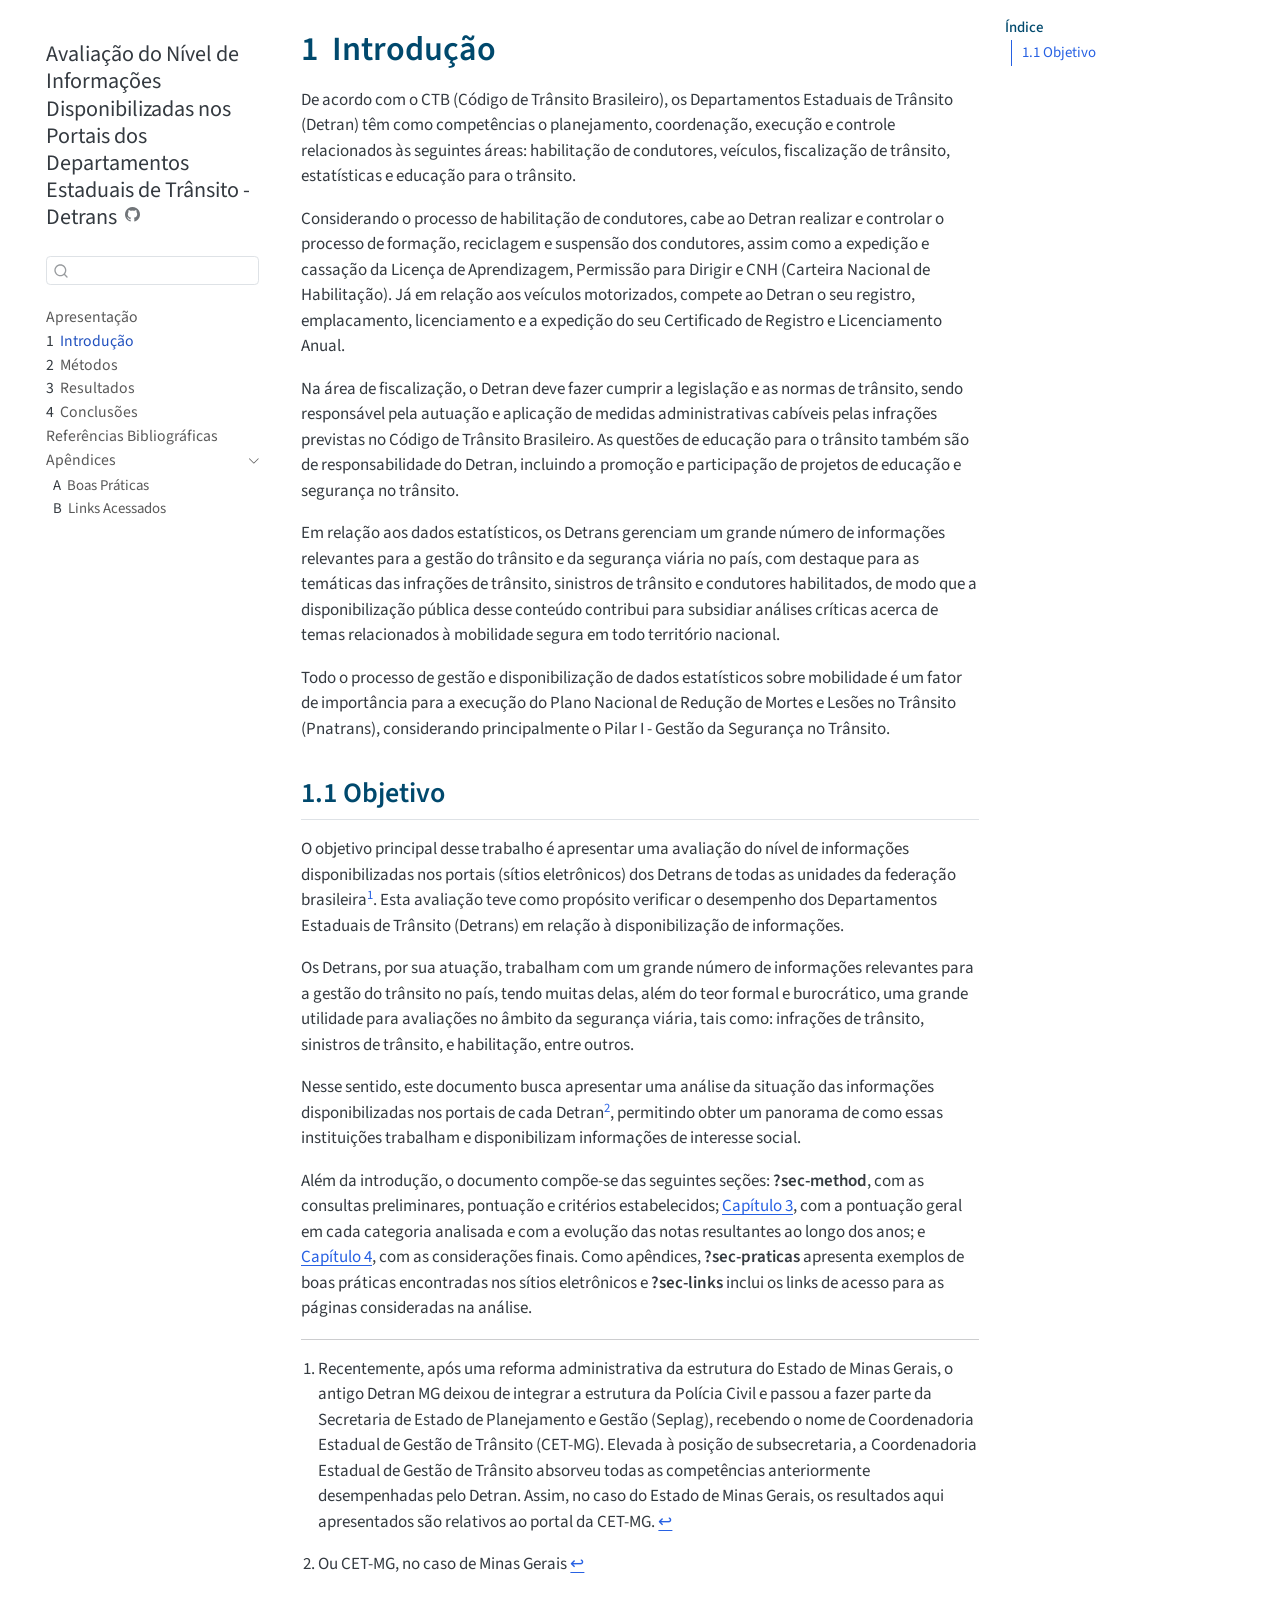
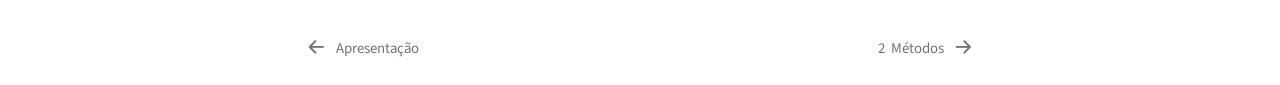
<file: docs/01-intro.html>
<!DOCTYPE html>
<html xmlns="http://www.w3.org/1999/xhtml" lang="pt-BR" xml:lang="pt-BR"><head>

<meta charset="utf-8">
<meta name="generator" content="quarto-1.8.25">

<meta name="viewport" content="width=device-width, initial-scale=1.0, user-scalable=yes">


<title>1&nbsp; Introdução – Avaliação do Nível de Informações Disponibilizadas nos Portais dos Departamentos Estaduais de Trânsito - Detrans</title>
<style>
code{white-space: pre-wrap;}
span.smallcaps{font-variant: small-caps;}
div.columns{display: flex; gap: min(4vw, 1.5em);}
div.column{flex: auto; overflow-x: auto;}
div.hanging-indent{margin-left: 1.5em; text-indent: -1.5em;}
ul.task-list{list-style: none;}
ul.task-list li input[type="checkbox"] {
  width: 0.8em;
  margin: 0 0.8em 0.2em -1em; /* quarto-specific, see https://github.com/quarto-dev/quarto-cli/issues/4556 */ 
  vertical-align: middle;
}
</style>


<script src="site_libs/quarto-nav/quarto-nav.js"></script>
<script src="site_libs/quarto-nav/headroom.min.js"></script>
<script src="site_libs/clipboard/clipboard.min.js"></script>
<script src="site_libs/quarto-search/autocomplete.umd.js"></script>
<script src="site_libs/quarto-search/fuse.min.js"></script>
<script src="site_libs/quarto-search/quarto-search.js"></script>
<meta name="quarto:offset" content="./">
<link href="./02-metodos.html" rel="next">
<link href="./index.html" rel="prev">
<link href="./logo/onsv-fav.ico" rel="icon">
<script src="site_libs/quarto-html/quarto.js" type="module"></script>
<script src="site_libs/quarto-html/tabsets/tabsets.js" type="module"></script>
<script src="site_libs/quarto-html/axe/axe-check.js" type="module"></script>
<script src="site_libs/quarto-html/popper.min.js"></script>
<script src="site_libs/quarto-html/tippy.umd.min.js"></script>
<script src="site_libs/quarto-html/anchor.min.js"></script>
<link href="site_libs/quarto-html/tippy.css" rel="stylesheet">
<link href="site_libs/quarto-html/quarto-syntax-highlighting-7b89279ff1a6dce999919e0e67d4d9ec.css" rel="stylesheet" id="quarto-text-highlighting-styles">
<script src="site_libs/bootstrap/bootstrap.min.js"></script>
<link href="site_libs/bootstrap/bootstrap-icons.css" rel="stylesheet">
<link href="site_libs/bootstrap/bootstrap-bf1ce2a9bbe0a9c3d8b1e0a16455843c.min.css" rel="stylesheet" append-hash="true" id="quarto-bootstrap" data-mode="light">
<script id="quarto-search-options" type="application/json">{
  "location": "sidebar",
  "copy-button": false,
  "collapse-after": 3,
  "panel-placement": "start",
  "type": "textbox",
  "limit": 50,
  "keyboard-shortcut": [
    "f",
    "/",
    "s"
  ],
  "show-item-context": false,
  "language": {
    "search-no-results-text": "Nenhum resultado",
    "search-matching-documents-text": "documentos correspondentes",
    "search-copy-link-title": "Copiar link para a busca",
    "search-hide-matches-text": "Esconder correspondências adicionais",
    "search-more-match-text": "mais correspondência neste documento",
    "search-more-matches-text": "mais correspondências neste documento",
    "search-clear-button-title": "Limpar",
    "search-text-placeholder": "",
    "search-detached-cancel-button-title": "Cancelar",
    "search-submit-button-title": "Enviar",
    "search-label": "Procurar"
  }
}</script>


<meta name="twitter:title" content="1&nbsp; Introdução – Avaliação do Nível de Informações Disponibilizadas nos Portais dos Departamentos Estaduais de Trânsito - Detrans">
<meta name="twitter:description" content="">
<meta name="twitter:card" content="summary">
</head>

<body class="nav-sidebar floating quarto-light">

<div id="quarto-search-results"></div>
  <header id="quarto-header" class="headroom fixed-top">
  <nav class="quarto-secondary-nav">
    <div class="container-fluid d-flex">
      <button type="button" class="quarto-btn-toggle btn" data-bs-toggle="collapse" role="button" data-bs-target=".quarto-sidebar-collapse-item" aria-controls="quarto-sidebar" aria-expanded="false" aria-label="Alternar barra lateral" onclick="if (window.quartoToggleHeadroom) { window.quartoToggleHeadroom(); }">
        <i class="bi bi-layout-text-sidebar-reverse"></i>
      </button>
        <nav class="quarto-page-breadcrumbs" aria-label="breadcrumb"><ol class="breadcrumb"><li class="breadcrumb-item"><a href="./01-intro.html"><span class="chapter-number">1</span>&nbsp; <span class="chapter-title">Introdução</span></a></li></ol></nav>
        <a class="flex-grow-1" role="navigation" data-bs-toggle="collapse" data-bs-target=".quarto-sidebar-collapse-item" aria-controls="quarto-sidebar" aria-expanded="false" aria-label="Alternar barra lateral" onclick="if (window.quartoToggleHeadroom) { window.quartoToggleHeadroom(); }">      
        </a>
      <button type="button" class="btn quarto-search-button" aria-label="Procurar" onclick="window.quartoOpenSearch();">
        <i class="bi bi-search"></i>
      </button>
    </div>
  </nav>
</header>
<!-- content -->
<div id="quarto-content" class="quarto-container page-columns page-rows-contents page-layout-article">
<!-- sidebar -->
  <nav id="quarto-sidebar" class="sidebar collapse collapse-horizontal quarto-sidebar-collapse-item sidebar-navigation floating overflow-auto">
    <div class="pt-lg-2 mt-2 text-left sidebar-header sidebar-header-stacked">
      <a href="./index.html" class="sidebar-logo-link">
      </a>
    <div class="sidebar-title mb-0 py-0">
      <a href="./">Avaliação do Nível de Informações Disponibilizadas nos Portais dos Departamentos Estaduais de Trânsito - Detrans</a> 
        <div class="sidebar-tools-main">
    <a href="https://www.github.com/onsv/revisao-detrans" title="Source Code" class="quarto-navigation-tool px-1" aria-label="Source Code"><i class="bi bi-github"></i></a>
</div>
    </div>
      </div>
        <div class="mt-2 flex-shrink-0 align-items-center">
        <div class="sidebar-search">
        <div id="quarto-search" class="" title="Procurar"></div>
        </div>
        </div>
    <div class="sidebar-menu-container"> 
    <ul class="list-unstyled mt-1">
        <li class="sidebar-item">
  <div class="sidebar-item-container"> 
  <a href="./index.html" class="sidebar-item-text sidebar-link">
 <span class="menu-text">Apresentação</span></a>
  </div>
</li>
        <li class="sidebar-item">
  <div class="sidebar-item-container"> 
  <a href="./01-intro.html" class="sidebar-item-text sidebar-link active">
 <span class="menu-text"><span class="chapter-number">1</span>&nbsp; <span class="chapter-title">Introdução</span></span></a>
  </div>
</li>
        <li class="sidebar-item">
  <div class="sidebar-item-container"> 
  <a href="./02-metodos.html" class="sidebar-item-text sidebar-link">
 <span class="menu-text"><span class="chapter-number">2</span>&nbsp; <span class="chapter-title">Métodos</span></span></a>
  </div>
</li>
        <li class="sidebar-item">
  <div class="sidebar-item-container"> 
  <a href="./03-resultados.html" class="sidebar-item-text sidebar-link">
 <span class="menu-text"><span class="chapter-number">3</span>&nbsp; <span class="chapter-title">Resultados</span></span></a>
  </div>
</li>
        <li class="sidebar-item">
  <div class="sidebar-item-container"> 
  <a href="./04-conclusao.html" class="sidebar-item-text sidebar-link">
 <span class="menu-text"><span class="chapter-number">4</span>&nbsp; <span class="chapter-title">Conclusões</span></span></a>
  </div>
</li>
        <li class="sidebar-item">
  <div class="sidebar-item-container"> 
  <a href="./99-referencias.html" class="sidebar-item-text sidebar-link">
 <span class="menu-text">Referências Bibliográficas</span></a>
  </div>
</li>
        <li class="sidebar-item sidebar-item-section">
      <div class="sidebar-item-container"> 
            <a class="sidebar-item-text sidebar-link text-start" data-bs-toggle="collapse" data-bs-target="#quarto-sidebar-section-1" role="navigation" aria-expanded="true">
 <span class="menu-text">Apêndices</span></a>
          <a class="sidebar-item-toggle text-start" data-bs-toggle="collapse" data-bs-target="#quarto-sidebar-section-1" role="navigation" aria-expanded="true" aria-label="Alternar seção">
            <i class="bi bi-chevron-right ms-2"></i>
          </a> 
      </div>
      <ul id="quarto-sidebar-section-1" class="collapse list-unstyled sidebar-section depth1 show">  
          <li class="sidebar-item">
  <div class="sidebar-item-container"> 
  <a href="./9a-praticas.html" class="sidebar-item-text sidebar-link">
 <span class="menu-text"><span class="chapter-number">A</span>&nbsp; <span class="chapter-title">Boas Práticas</span></span></a>
  </div>
</li>
          <li class="sidebar-item">
  <div class="sidebar-item-container"> 
  <a href="./9b-links.html" class="sidebar-item-text sidebar-link">
 <span class="menu-text"><span class="chapter-number">B</span>&nbsp; <span class="chapter-title">Links Acessados</span></span></a>
  </div>
</li>
      </ul>
  </li>
    </ul>
    </div>
</nav>
<div id="quarto-sidebar-glass" class="quarto-sidebar-collapse-item" data-bs-toggle="collapse" data-bs-target=".quarto-sidebar-collapse-item"></div>
<!-- margin-sidebar -->
    <div id="quarto-margin-sidebar" class="sidebar margin-sidebar">
        <nav id="TOC" role="doc-toc" class="toc-active">
    <h2 id="toc-title">Índice</h2>
   
  <ul>
  <li><a href="#sec-intro-obj" id="toc-sec-intro-obj" class="nav-link active" data-scroll-target="#sec-intro-obj"><span class="header-section-number">1.1</span> Objetivo</a></li>
  </ul>
</nav>
    </div>
<!-- main -->
<main class="content" id="quarto-document-content">

<header id="title-block-header" class="quarto-title-block default">
<div class="quarto-title">
<h1 class="title"><span id="sec-intro" class="quarto-section-identifier"><span class="chapter-number">1</span>&nbsp; <span class="chapter-title">Introdução</span></span></h1>
</div>



<div class="quarto-title-meta">

    
  
    
  </div>
  


</header>


<p>De acordo com o CTB (Código de Trânsito Brasileiro), os Departamentos Estaduais de Trânsito (Detran) têm como competências o planejamento, coordenação, execução e controle relacionados às seguintes áreas: habilitação de condutores, veículos, fiscalização de trânsito, estatísticas e educação para o trânsito.</p>
<p>Considerando o processo de habilitação de condutores, cabe ao Detran realizar e controlar o processo de formação, reciclagem e suspensão dos condutores, assim como a expedição e cassação da Licença de Aprendizagem, Permissão para Dirigir e CNH (Carteira Nacional de Habilitação). Já em relação aos veículos motorizados, compete ao Detran o seu registro, emplacamento, licenciamento e a expedição do seu Certificado de Registro e Licenciamento Anual.</p>
<p>Na área de fiscalização, o Detran deve fazer cumprir a legislação e as normas de trânsito, sendo responsável pela autuação e aplicação de medidas administrativas cabíveis pelas infrações previstas no Código de Trânsito Brasileiro. As questões de educação para o trânsito também são de responsabilidade do Detran, incluindo a promoção e participação de projetos de educação e segurança no trânsito.</p>
<p>Em relação aos dados estatísticos, os Detrans gerenciam um grande número de informações relevantes para a gestão do trânsito e da segurança viária no país, com destaque para as temáticas das infrações de trânsito, sinistros de trânsito e condutores habilitados, de modo que a disponibilização pública desse conteúdo contribui para subsidiar análises críticas acerca de temas relacionados à mobilidade segura em todo território nacional.</p>
<p>Todo o processo de gestão e disponibilização de dados estatísticos sobre mobilidade é um fator de importância para a execução do Plano Nacional de Redução de Mortes e Lesões no Trânsito (Pnatrans), considerando principalmente o Pilar I - Gestão da Segurança no Trânsito.</p>
<section id="sec-intro-obj" class="level2" data-number="1.1">
<h2 data-number="1.1" class="anchored" data-anchor-id="sec-intro-obj"><span class="header-section-number">1.1</span> Objetivo</h2>
<p>O objetivo principal desse trabalho é apresentar uma avaliação do nível de informações disponibilizadas nos portais (sítios eletrônicos) dos Detrans de todas as unidades da federação brasileira<a href="#fn1" class="footnote-ref" id="fnref1" role="doc-noteref"><sup>1</sup></a>. Esta avaliação teve como propósito verificar o desempenho dos Departamentos Estaduais de Trânsito (Detrans) em relação à disponibilização de informações.</p>
<p>Os Detrans, por sua atuação, trabalham com um grande número de informações relevantes para a gestão do trânsito no país, tendo muitas delas, além do teor formal e burocrático, uma grande utilidade para avaliações no âmbito da segurança viária, tais como: infrações de trânsito, sinistros de trânsito, e habilitação, entre outros.</p>
<p>Nesse sentido, este documento busca apresentar uma análise da situação das informações disponibilizadas nos portais de cada Detran<a href="#fn2" class="footnote-ref" id="fnref2" role="doc-noteref"><sup>2</sup></a>, permitindo obter um panorama de como essas instituições trabalham e disponibilizam informações de interesse social.</p>
<p>Além da introdução, o documento compõe-se das seguintes seções: <span class="quarto-unresolved-ref">?sec-method</span>, com as consultas preliminares, pontuação e critérios estabelecidos; <a href="03-resultados.html" class="quarto-xref"><span>Capítulo 3</span></a>, com a pontuação geral em cada categoria analisada e com a evolução das notas resultantes ao longo dos anos; e <a href="04-conclusao.html" class="quarto-xref"><span>Capítulo 4</span></a>, com as considerações finais. Como apêndices, <span class="quarto-unresolved-ref">?sec-praticas</span> apresenta exemplos de boas práticas encontradas nos sítios eletrônicos e <span class="quarto-unresolved-ref">?sec-links</span> inclui os links de acesso para as páginas consideradas na análise.</p>


</section>
<section id="footnotes" class="footnotes footnotes-end-of-document" role="doc-endnotes">
<hr>
<ol>
<li id="fn1"><p>Recentemente, após uma reforma administrativa da estrutura do Estado de Minas Gerais, o antigo Detran MG deixou de integrar a estrutura da Polícia Civil e passou a fazer parte da Secretaria de Estado de Planejamento e Gestão (Seplag), recebendo o nome de Coordenadoria Estadual de Gestão de Trânsito (CET-MG). Elevada à posição de subsecretaria, a Coordenadoria Estadual de Gestão de Trânsito absorveu todas as competências anteriormente desempenhadas pelo Detran. Assim, no caso do Estado de Minas Gerais, os resultados aqui apresentados são relativos ao portal da CET-MG.<a href="#fnref1" class="footnote-back" role="doc-backlink">↩︎</a></p></li>
<li id="fn2"><p>Ou CET-MG, no caso de Minas Gerais<a href="#fnref2" class="footnote-back" role="doc-backlink">↩︎</a></p></li>
</ol>
</section>

</main> <!-- /main -->
<script id="quarto-html-after-body" type="application/javascript">
  window.document.addEventListener("DOMContentLoaded", function (event) {
    const icon = "";
    const anchorJS = new window.AnchorJS();
    anchorJS.options = {
      placement: 'right',
      icon: icon
    };
    anchorJS.add('.anchored');
    const isCodeAnnotation = (el) => {
      for (const clz of el.classList) {
        if (clz.startsWith('code-annotation-')) {                     
          return true;
        }
      }
      return false;
    }
    const onCopySuccess = function(e) {
      // button target
      const button = e.trigger;
      // don't keep focus
      button.blur();
      // flash "checked"
      button.classList.add('code-copy-button-checked');
      var currentTitle = button.getAttribute("title");
      button.setAttribute("title", "Copiada");
      let tooltip;
      if (window.bootstrap) {
        button.setAttribute("data-bs-toggle", "tooltip");
        button.setAttribute("data-bs-placement", "left");
        button.setAttribute("data-bs-title", "Copiada");
        tooltip = new bootstrap.Tooltip(button, 
          { trigger: "manual", 
            customClass: "code-copy-button-tooltip",
            offset: [0, -8]});
        tooltip.show();    
      }
      setTimeout(function() {
        if (tooltip) {
          tooltip.hide();
          button.removeAttribute("data-bs-title");
          button.removeAttribute("data-bs-toggle");
          button.removeAttribute("data-bs-placement");
        }
        button.setAttribute("title", currentTitle);
        button.classList.remove('code-copy-button-checked');
      }, 1000);
      // clear code selection
      e.clearSelection();
    }
    const getTextToCopy = function(trigger) {
      const outerScaffold = trigger.parentElement.cloneNode(true);
      const codeEl = outerScaffold.querySelector('code');
      for (const childEl of codeEl.children) {
        if (isCodeAnnotation(childEl)) {
          childEl.remove();
        }
      }
      return codeEl.innerText;
    }
    const clipboard = new window.ClipboardJS('.code-copy-button:not([data-in-quarto-modal])', {
      text: getTextToCopy
    });
    clipboard.on('success', onCopySuccess);
    if (window.document.getElementById('quarto-embedded-source-code-modal')) {
      const clipboardModal = new window.ClipboardJS('.code-copy-button[data-in-quarto-modal]', {
        text: getTextToCopy,
        container: window.document.getElementById('quarto-embedded-source-code-modal')
      });
      clipboardModal.on('success', onCopySuccess);
    }
      var localhostRegex = new RegExp(/^(?:http|https):\/\/localhost\:?[0-9]*\//);
      var mailtoRegex = new RegExp(/^mailto:/);
        var filterRegex = new RegExp('/' + window.location.host + '/');
      var isInternal = (href) => {
          return filterRegex.test(href) || localhostRegex.test(href) || mailtoRegex.test(href);
      }
      // Inspect non-navigation links and adorn them if external
     var links = window.document.querySelectorAll('a[href]:not(.nav-link):not(.navbar-brand):not(.toc-action):not(.sidebar-link):not(.sidebar-item-toggle):not(.pagination-link):not(.no-external):not([aria-hidden]):not(.dropdown-item):not(.quarto-navigation-tool):not(.about-link)');
      for (var i=0; i<links.length; i++) {
        const link = links[i];
        if (!isInternal(link.href)) {
          // undo the damage that might have been done by quarto-nav.js in the case of
          // links that we want to consider external
          if (link.dataset.originalHref !== undefined) {
            link.href = link.dataset.originalHref;
          }
        }
      }
    function tippyHover(el, contentFn, onTriggerFn, onUntriggerFn) {
      const config = {
        allowHTML: true,
        maxWidth: 500,
        delay: 100,
        arrow: false,
        appendTo: function(el) {
            return el.parentElement;
        },
        interactive: true,
        interactiveBorder: 10,
        theme: 'quarto',
        placement: 'bottom-start',
      };
      if (contentFn) {
        config.content = contentFn;
      }
      if (onTriggerFn) {
        config.onTrigger = onTriggerFn;
      }
      if (onUntriggerFn) {
        config.onUntrigger = onUntriggerFn;
      }
      window.tippy(el, config); 
    }
    const noterefs = window.document.querySelectorAll('a[role="doc-noteref"]');
    for (var i=0; i<noterefs.length; i++) {
      const ref = noterefs[i];
      tippyHover(ref, function() {
        // use id or data attribute instead here
        let href = ref.getAttribute('data-footnote-href') || ref.getAttribute('href');
        try { href = new URL(href).hash; } catch {}
        const id = href.replace(/^#\/?/, "");
        const note = window.document.getElementById(id);
        if (note) {
          return note.innerHTML;
        } else {
          return "";
        }
      });
    }
    const xrefs = window.document.querySelectorAll('a.quarto-xref');
    const processXRef = (id, note) => {
      // Strip column container classes
      const stripColumnClz = (el) => {
        el.classList.remove("page-full", "page-columns");
        if (el.children) {
          for (const child of el.children) {
            stripColumnClz(child);
          }
        }
      }
      stripColumnClz(note)
      if (id === null || id.startsWith('sec-')) {
        // Special case sections, only their first couple elements
        const container = document.createElement("div");
        if (note.children && note.children.length > 2) {
          container.appendChild(note.children[0].cloneNode(true));
          for (let i = 1; i < note.children.length; i++) {
            const child = note.children[i];
            if (child.tagName === "P" && child.innerText === "") {
              continue;
            } else {
              container.appendChild(child.cloneNode(true));
              break;
            }
          }
          if (window.Quarto?.typesetMath) {
            window.Quarto.typesetMath(container);
          }
          return container.innerHTML
        } else {
          if (window.Quarto?.typesetMath) {
            window.Quarto.typesetMath(note);
          }
          return note.innerHTML;
        }
      } else {
        // Remove any anchor links if they are present
        const anchorLink = note.querySelector('a.anchorjs-link');
        if (anchorLink) {
          anchorLink.remove();
        }
        if (window.Quarto?.typesetMath) {
          window.Quarto.typesetMath(note);
        }
        if (note.classList.contains("callout")) {
          return note.outerHTML;
        } else {
          return note.innerHTML;
        }
      }
    }
    for (var i=0; i<xrefs.length; i++) {
      const xref = xrefs[i];
      tippyHover(xref, undefined, function(instance) {
        instance.disable();
        let url = xref.getAttribute('href');
        let hash = undefined; 
        if (url.startsWith('#')) {
          hash = url;
        } else {
          try { hash = new URL(url).hash; } catch {}
        }
        if (hash) {
          const id = hash.replace(/^#\/?/, "");
          const note = window.document.getElementById(id);
          if (note !== null) {
            try {
              const html = processXRef(id, note.cloneNode(true));
              instance.setContent(html);
            } finally {
              instance.enable();
              instance.show();
            }
          } else {
            // See if we can fetch this
            fetch(url.split('#')[0])
            .then(res => res.text())
            .then(html => {
              const parser = new DOMParser();
              const htmlDoc = parser.parseFromString(html, "text/html");
              const note = htmlDoc.getElementById(id);
              if (note !== null) {
                const html = processXRef(id, note);
                instance.setContent(html);
              } 
            }).finally(() => {
              instance.enable();
              instance.show();
            });
          }
        } else {
          // See if we can fetch a full url (with no hash to target)
          // This is a special case and we should probably do some content thinning / targeting
          fetch(url)
          .then(res => res.text())
          .then(html => {
            const parser = new DOMParser();
            const htmlDoc = parser.parseFromString(html, "text/html");
            const note = htmlDoc.querySelector('main.content');
            if (note !== null) {
              // This should only happen for chapter cross references
              // (since there is no id in the URL)
              // remove the first header
              if (note.children.length > 0 && note.children[0].tagName === "HEADER") {
                note.children[0].remove();
              }
              const html = processXRef(null, note);
              instance.setContent(html);
            } 
          }).finally(() => {
            instance.enable();
            instance.show();
          });
        }
      }, function(instance) {
      });
    }
        let selectedAnnoteEl;
        const selectorForAnnotation = ( cell, annotation) => {
          let cellAttr = 'data-code-cell="' + cell + '"';
          let lineAttr = 'data-code-annotation="' +  annotation + '"';
          const selector = 'span[' + cellAttr + '][' + lineAttr + ']';
          return selector;
        }
        const selectCodeLines = (annoteEl) => {
          const doc = window.document;
          const targetCell = annoteEl.getAttribute("data-target-cell");
          const targetAnnotation = annoteEl.getAttribute("data-target-annotation");
          const annoteSpan = window.document.querySelector(selectorForAnnotation(targetCell, targetAnnotation));
          const lines = annoteSpan.getAttribute("data-code-lines").split(",");
          const lineIds = lines.map((line) => {
            return targetCell + "-" + line;
          })
          let top = null;
          let height = null;
          let parent = null;
          if (lineIds.length > 0) {
              //compute the position of the single el (top and bottom and make a div)
              const el = window.document.getElementById(lineIds[0]);
              top = el.offsetTop;
              height = el.offsetHeight;
              parent = el.parentElement.parentElement;
            if (lineIds.length > 1) {
              const lastEl = window.document.getElementById(lineIds[lineIds.length - 1]);
              const bottom = lastEl.offsetTop + lastEl.offsetHeight;
              height = bottom - top;
            }
            if (top !== null && height !== null && parent !== null) {
              // cook up a div (if necessary) and position it 
              let div = window.document.getElementById("code-annotation-line-highlight");
              if (div === null) {
                div = window.document.createElement("div");
                div.setAttribute("id", "code-annotation-line-highlight");
                div.style.position = 'absolute';
                parent.appendChild(div);
              }
              div.style.top = top - 2 + "px";
              div.style.height = height + 4 + "px";
              div.style.left = 0;
              let gutterDiv = window.document.getElementById("code-annotation-line-highlight-gutter");
              if (gutterDiv === null) {
                gutterDiv = window.document.createElement("div");
                gutterDiv.setAttribute("id", "code-annotation-line-highlight-gutter");
                gutterDiv.style.position = 'absolute';
                const codeCell = window.document.getElementById(targetCell);
                const gutter = codeCell.querySelector('.code-annotation-gutter');
                gutter.appendChild(gutterDiv);
              }
              gutterDiv.style.top = top - 2 + "px";
              gutterDiv.style.height = height + 4 + "px";
            }
            selectedAnnoteEl = annoteEl;
          }
        };
        const unselectCodeLines = () => {
          const elementsIds = ["code-annotation-line-highlight", "code-annotation-line-highlight-gutter"];
          elementsIds.forEach((elId) => {
            const div = window.document.getElementById(elId);
            if (div) {
              div.remove();
            }
          });
          selectedAnnoteEl = undefined;
        };
          // Handle positioning of the toggle
      window.addEventListener(
        "resize",
        throttle(() => {
          elRect = undefined;
          if (selectedAnnoteEl) {
            selectCodeLines(selectedAnnoteEl);
          }
        }, 10)
      );
      function throttle(fn, ms) {
      let throttle = false;
      let timer;
        return (...args) => {
          if(!throttle) { // first call gets through
              fn.apply(this, args);
              throttle = true;
          } else { // all the others get throttled
              if(timer) clearTimeout(timer); // cancel #2
              timer = setTimeout(() => {
                fn.apply(this, args);
                timer = throttle = false;
              }, ms);
          }
        };
      }
        // Attach click handler to the DT
        const annoteDls = window.document.querySelectorAll('dt[data-target-cell]');
        for (const annoteDlNode of annoteDls) {
          annoteDlNode.addEventListener('click', (event) => {
            const clickedEl = event.target;
            if (clickedEl !== selectedAnnoteEl) {
              unselectCodeLines();
              const activeEl = window.document.querySelector('dt[data-target-cell].code-annotation-active');
              if (activeEl) {
                activeEl.classList.remove('code-annotation-active');
              }
              selectCodeLines(clickedEl);
              clickedEl.classList.add('code-annotation-active');
            } else {
              // Unselect the line
              unselectCodeLines();
              clickedEl.classList.remove('code-annotation-active');
            }
          });
        }
    const findCites = (el) => {
      const parentEl = el.parentElement;
      if (parentEl) {
        const cites = parentEl.dataset.cites;
        if (cites) {
          return {
            el,
            cites: cites.split(' ')
          };
        } else {
          return findCites(el.parentElement)
        }
      } else {
        return undefined;
      }
    };
    var bibliorefs = window.document.querySelectorAll('a[role="doc-biblioref"]');
    for (var i=0; i<bibliorefs.length; i++) {
      const ref = bibliorefs[i];
      const citeInfo = findCites(ref);
      if (citeInfo) {
        tippyHover(citeInfo.el, function() {
          var popup = window.document.createElement('div');
          citeInfo.cites.forEach(function(cite) {
            var citeDiv = window.document.createElement('div');
            citeDiv.classList.add('hanging-indent');
            citeDiv.classList.add('csl-entry');
            var biblioDiv = window.document.getElementById('ref-' + cite);
            if (biblioDiv) {
              citeDiv.innerHTML = biblioDiv.innerHTML;
            }
            popup.appendChild(citeDiv);
          });
          return popup.innerHTML;
        });
      }
    }
  });
  </script>
<nav class="page-navigation">
  <div class="nav-page nav-page-previous">
      <a href="./index.html" class="pagination-link" aria-label="Apresentação">
        <i class="bi bi-arrow-left-short"></i> <span class="nav-page-text">Apresentação</span>
      </a>          
  </div>
  <div class="nav-page nav-page-next">
      <a href="./02-metodos.html" class="pagination-link" aria-label="Métodos">
        <span class="nav-page-text"><span class="chapter-number">2</span>&nbsp; <span class="chapter-title">Métodos</span></span> <i class="bi bi-arrow-right-short"></i>
      </a>
  </div>
</nav>
</div> <!-- /content -->




</body></html>
</file>
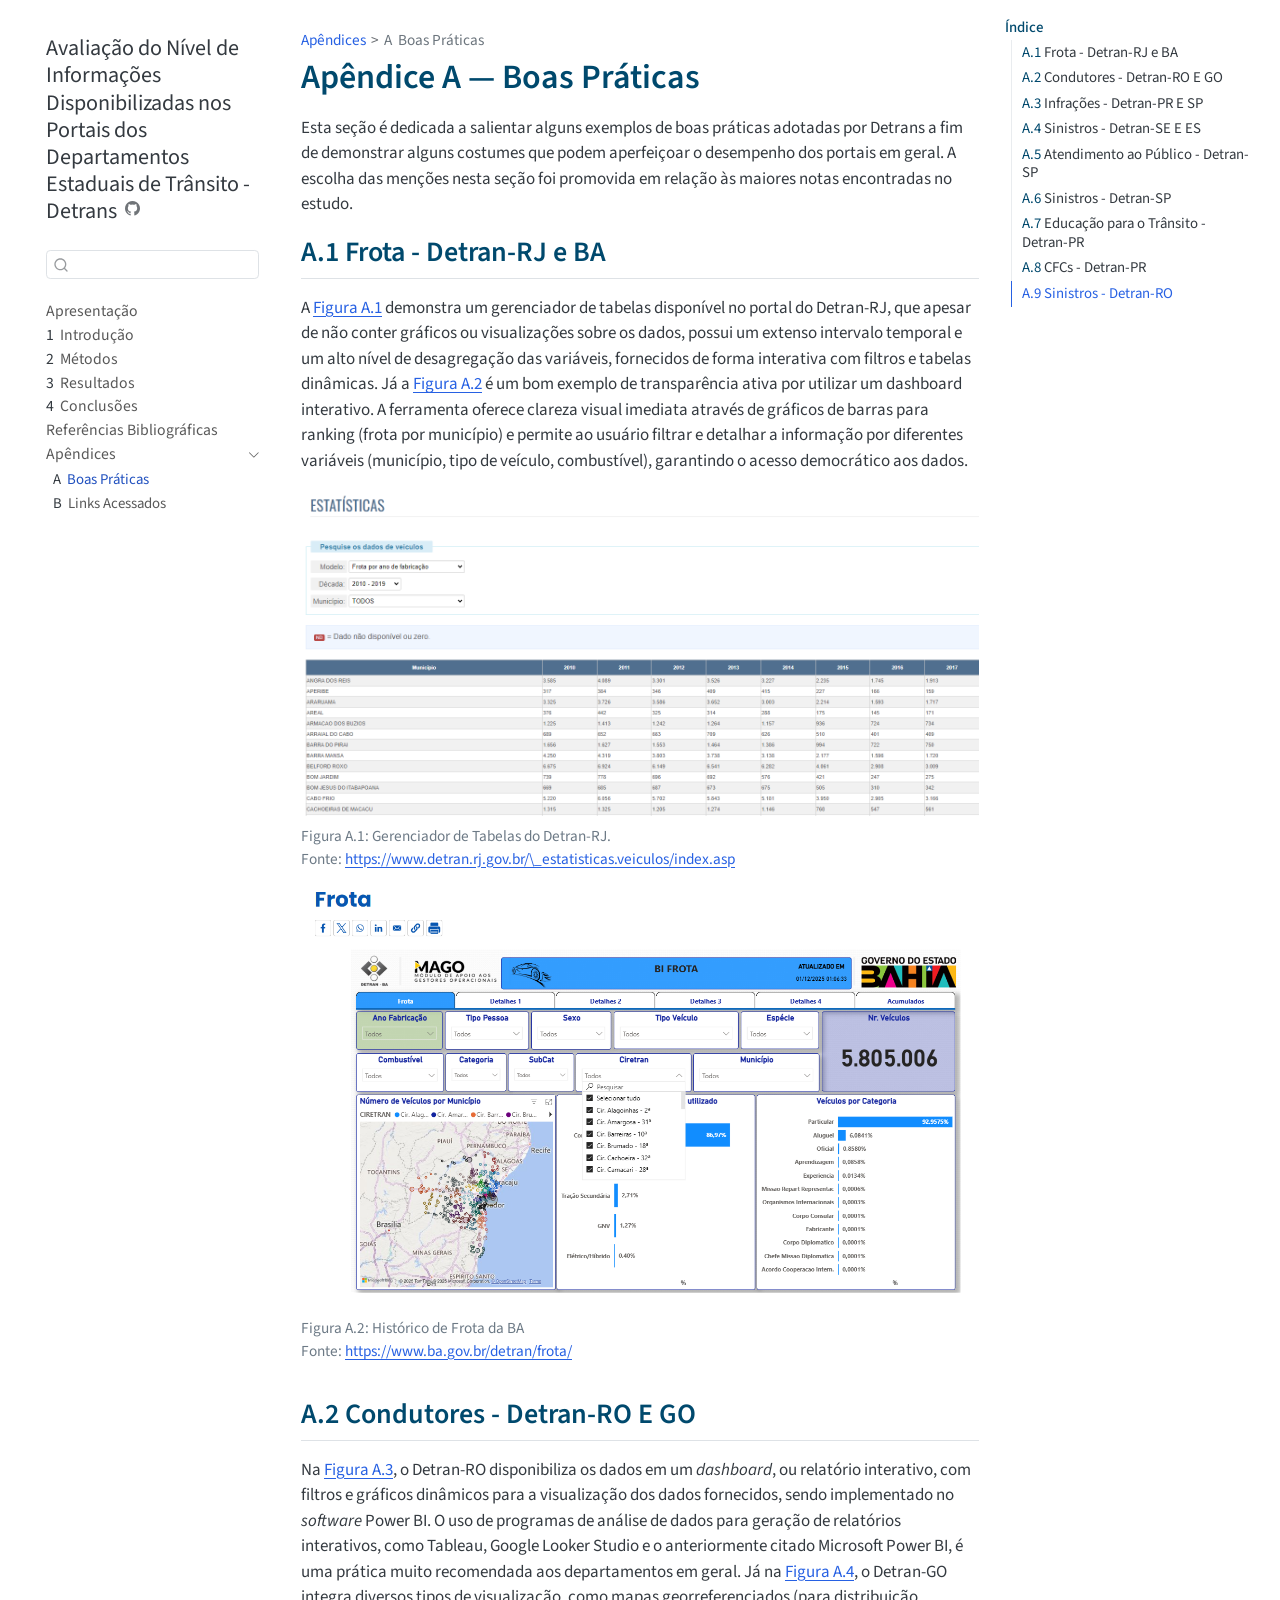
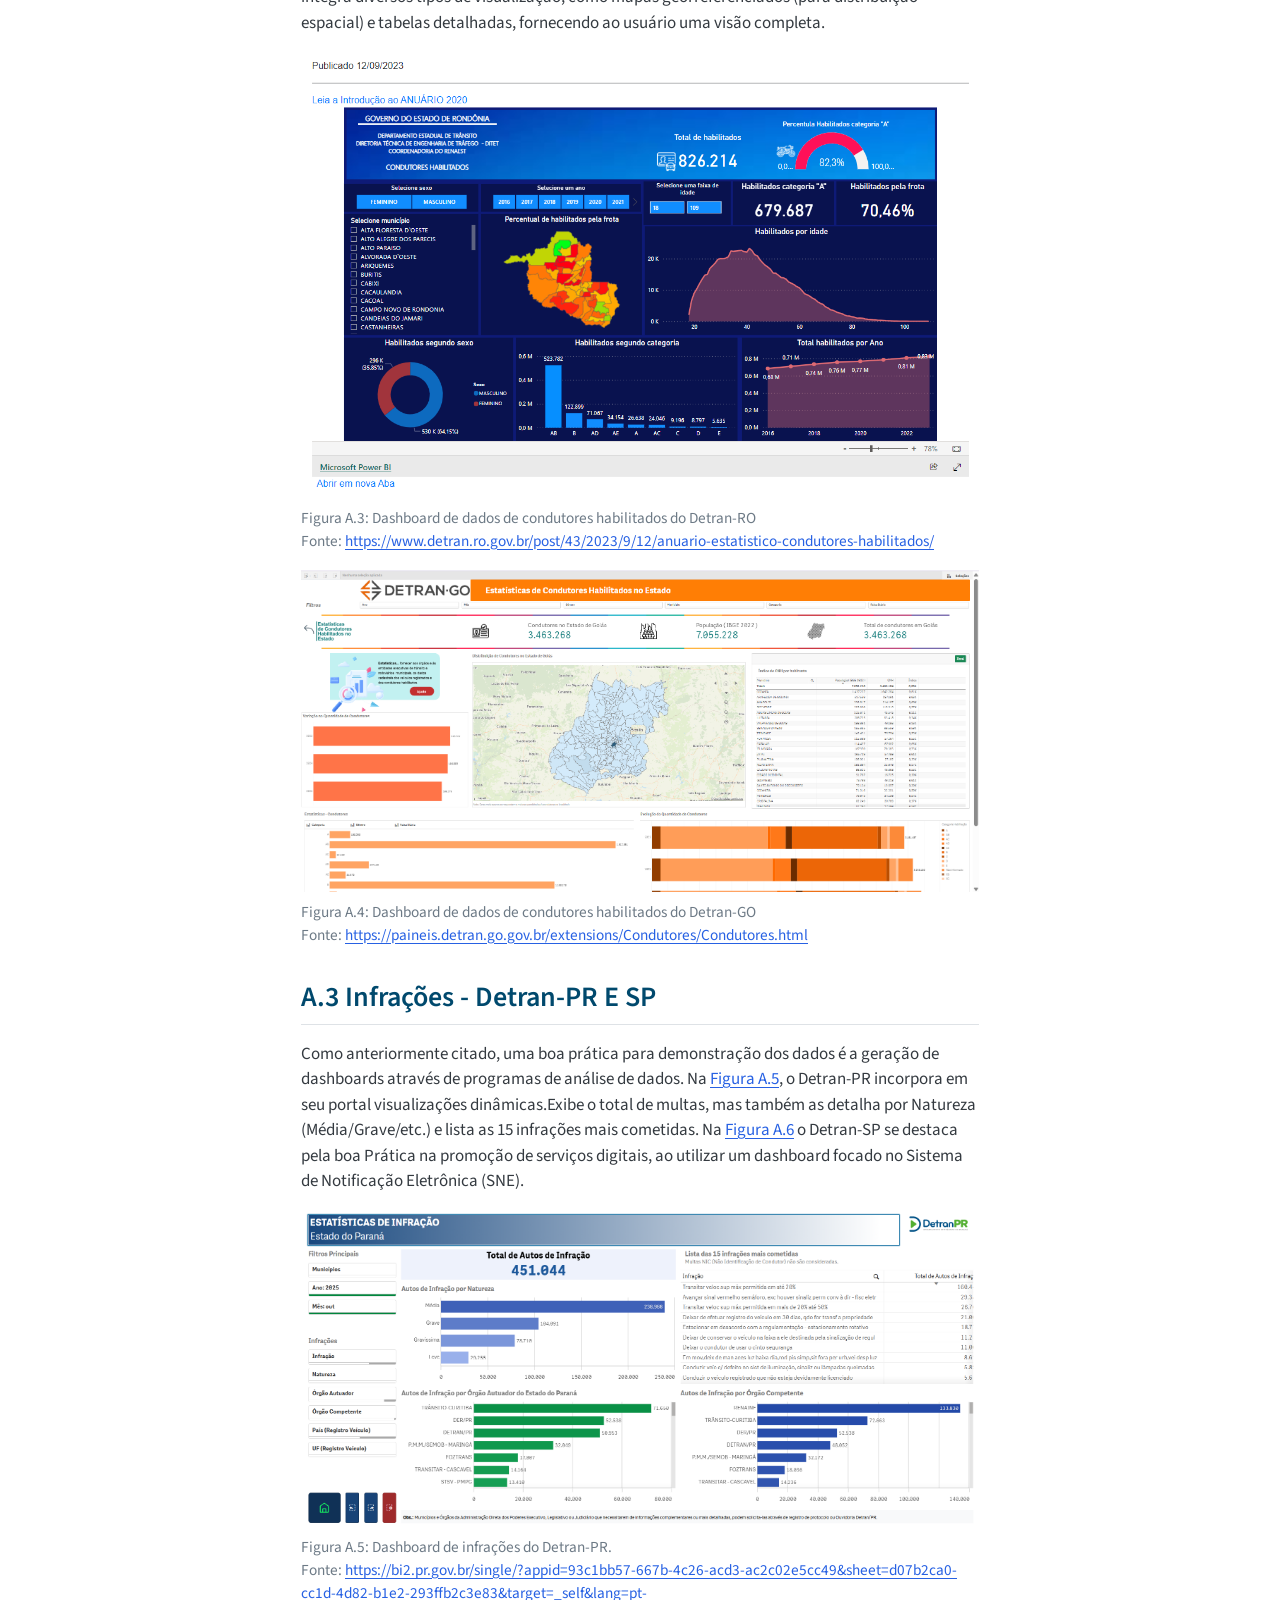
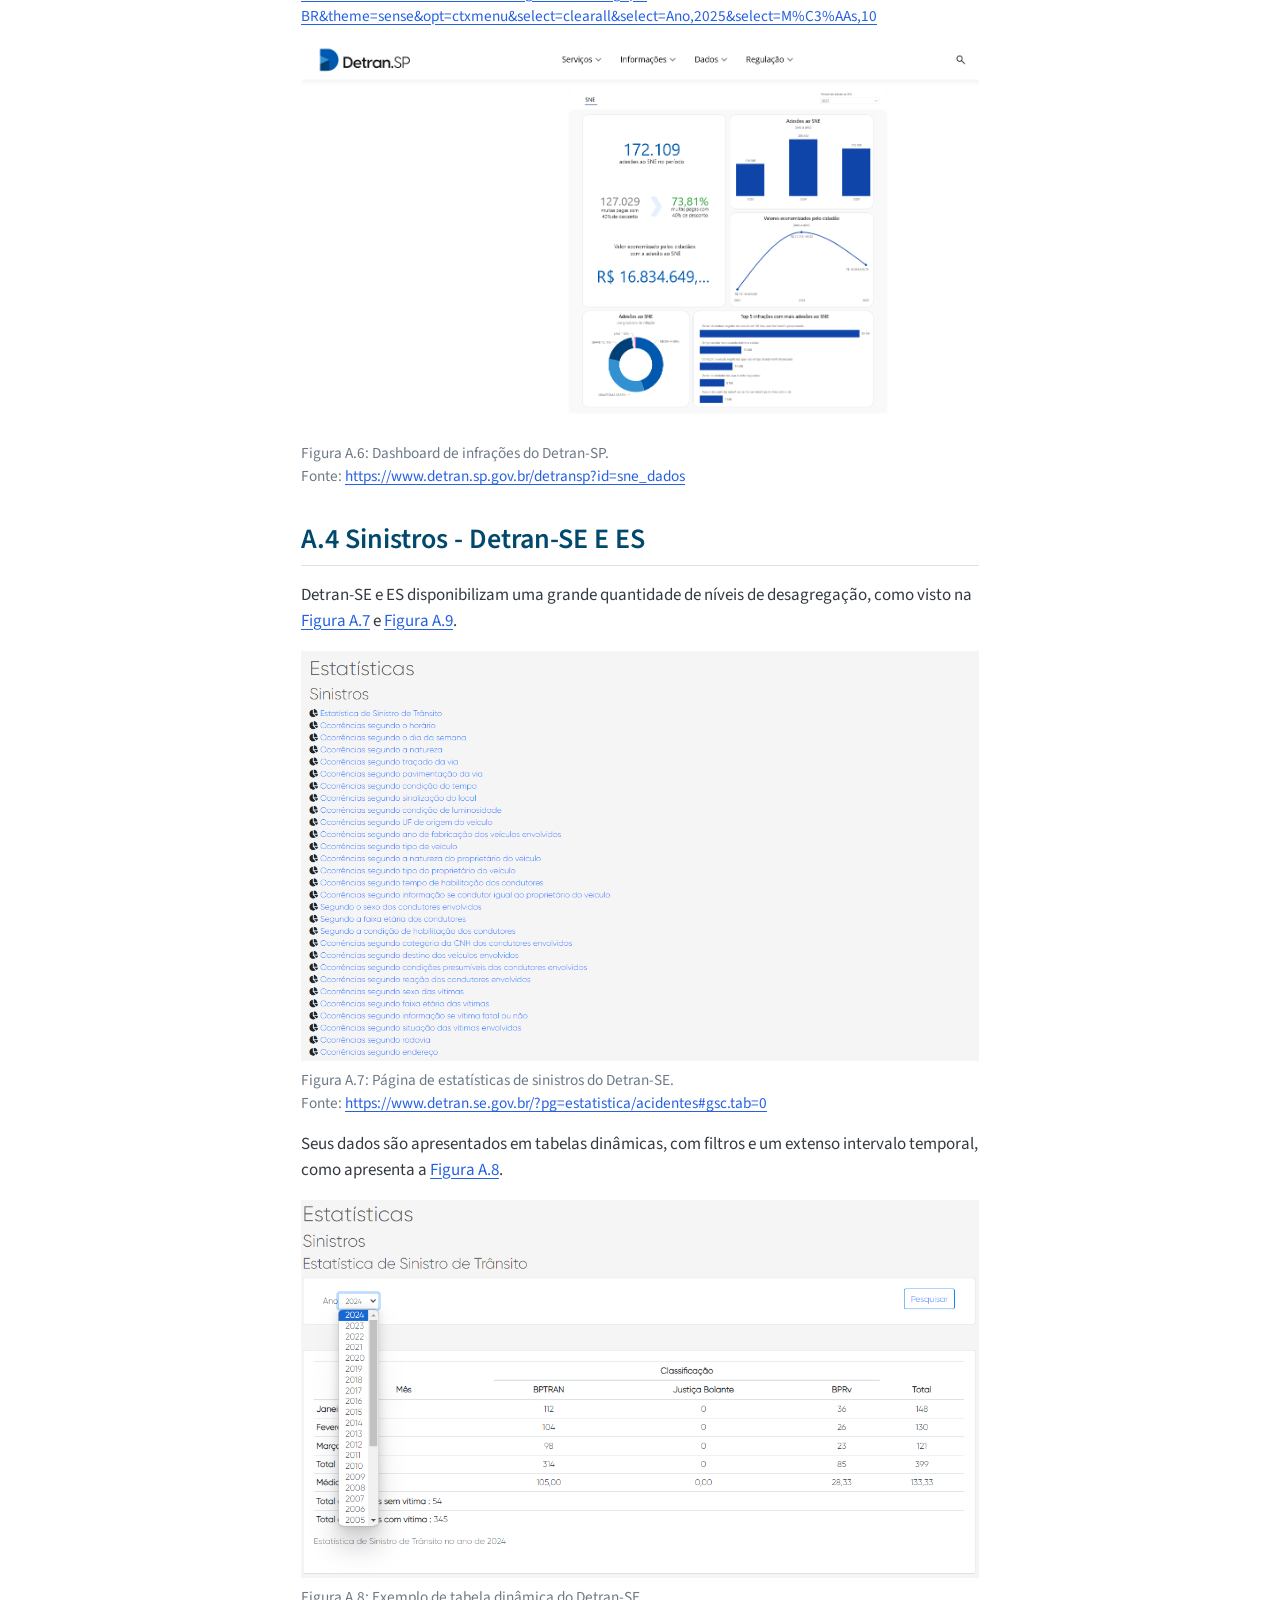
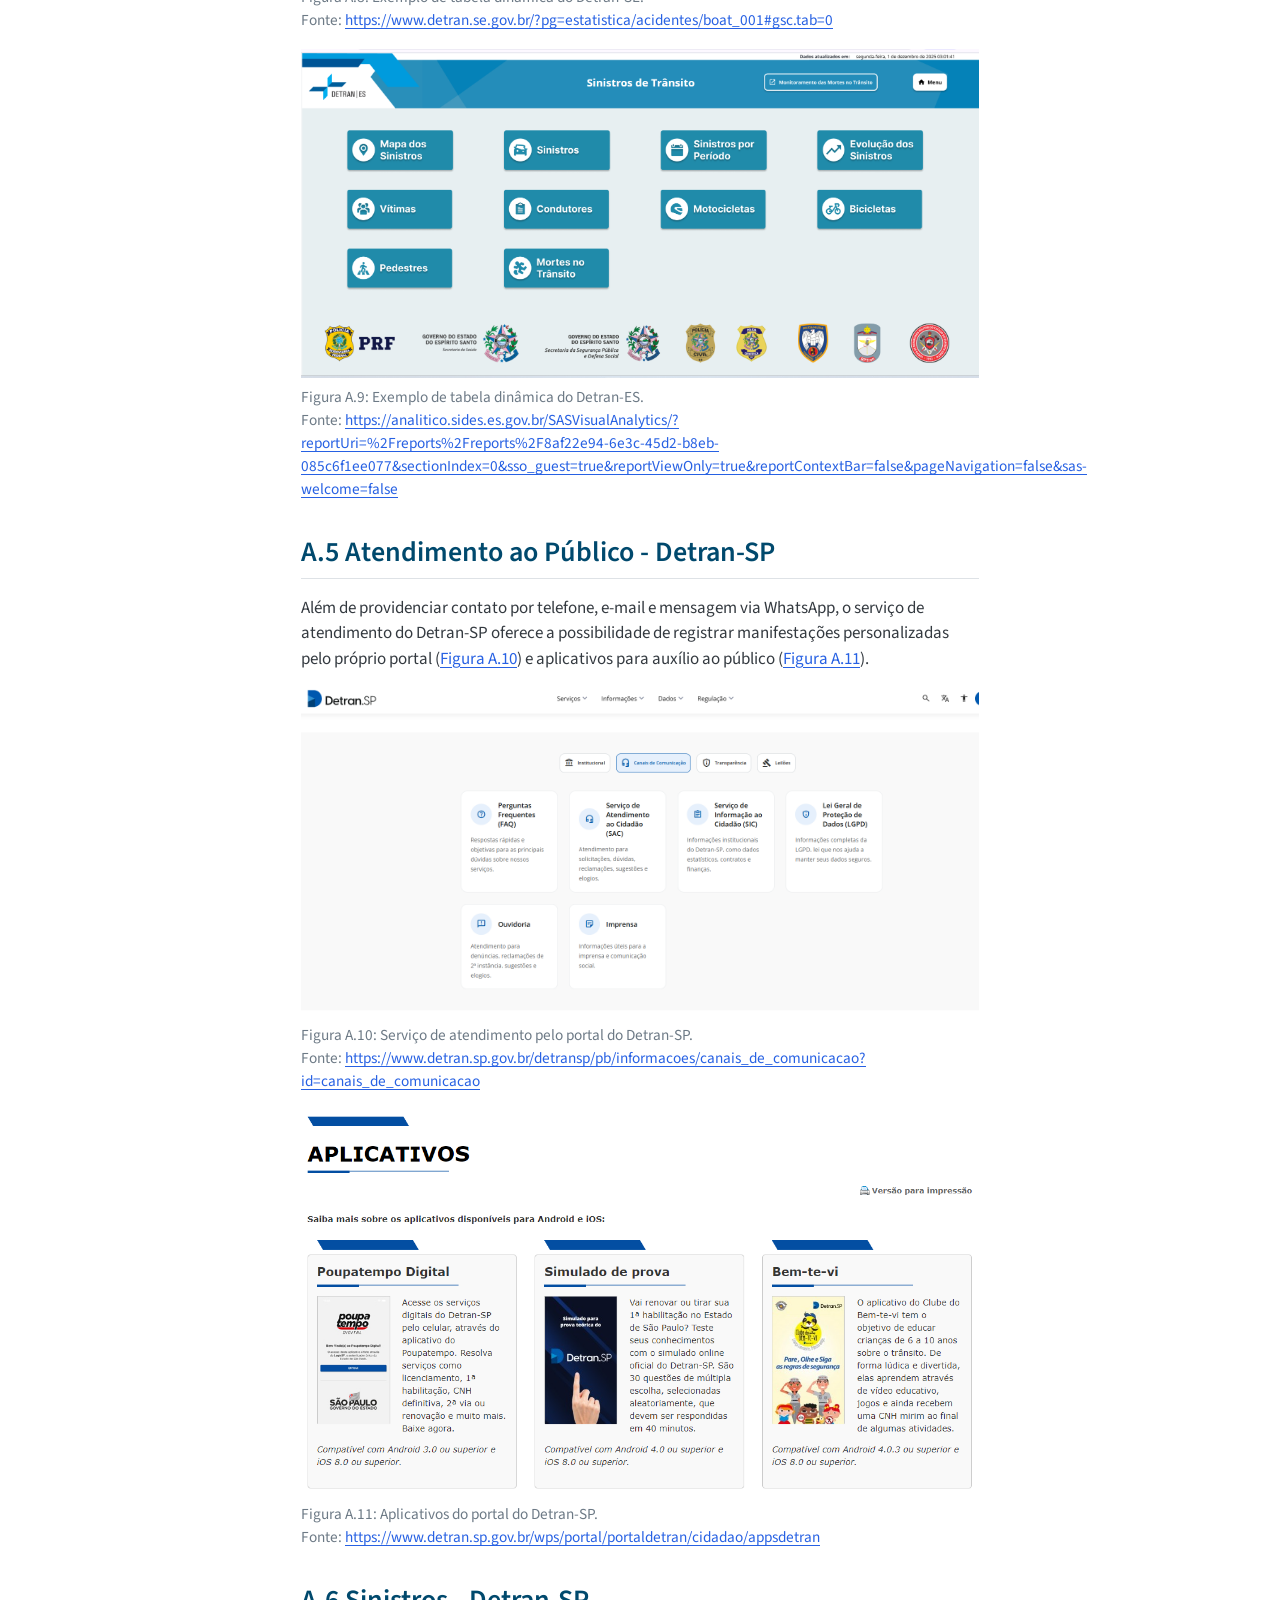
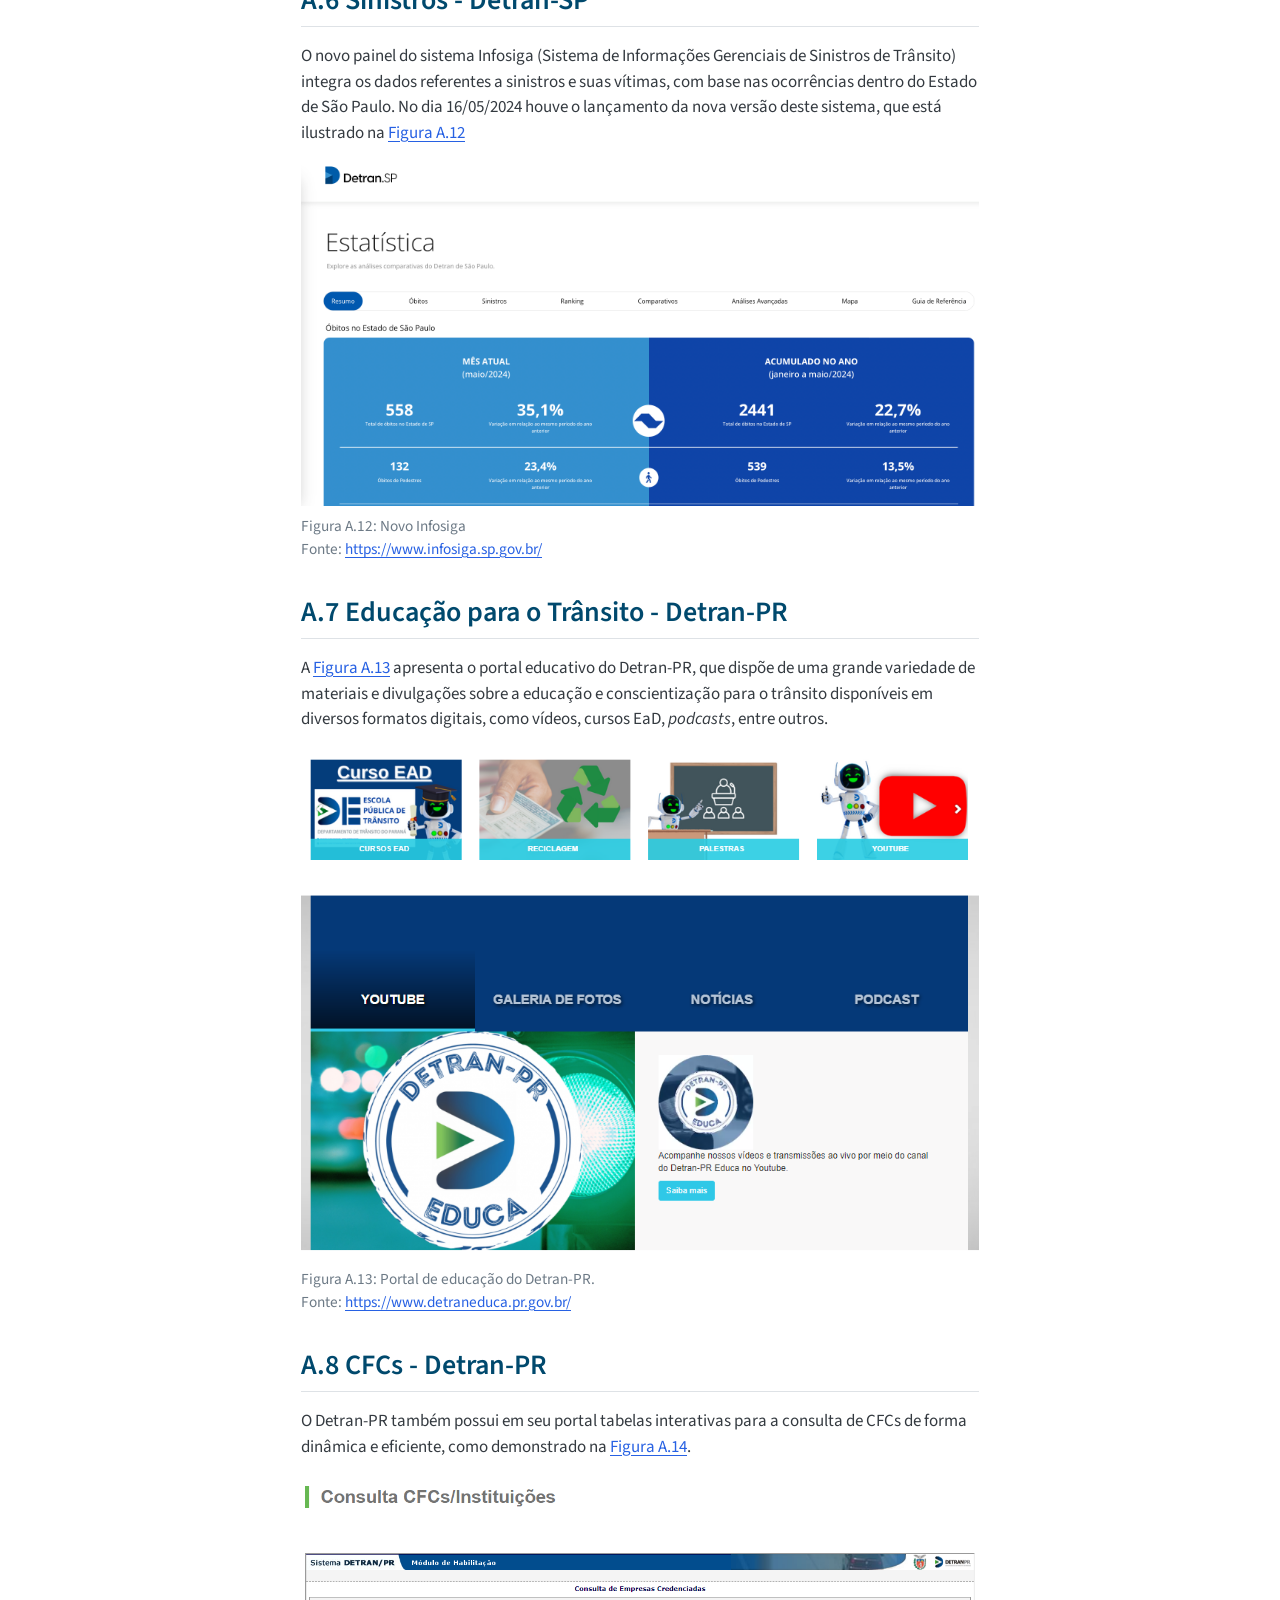
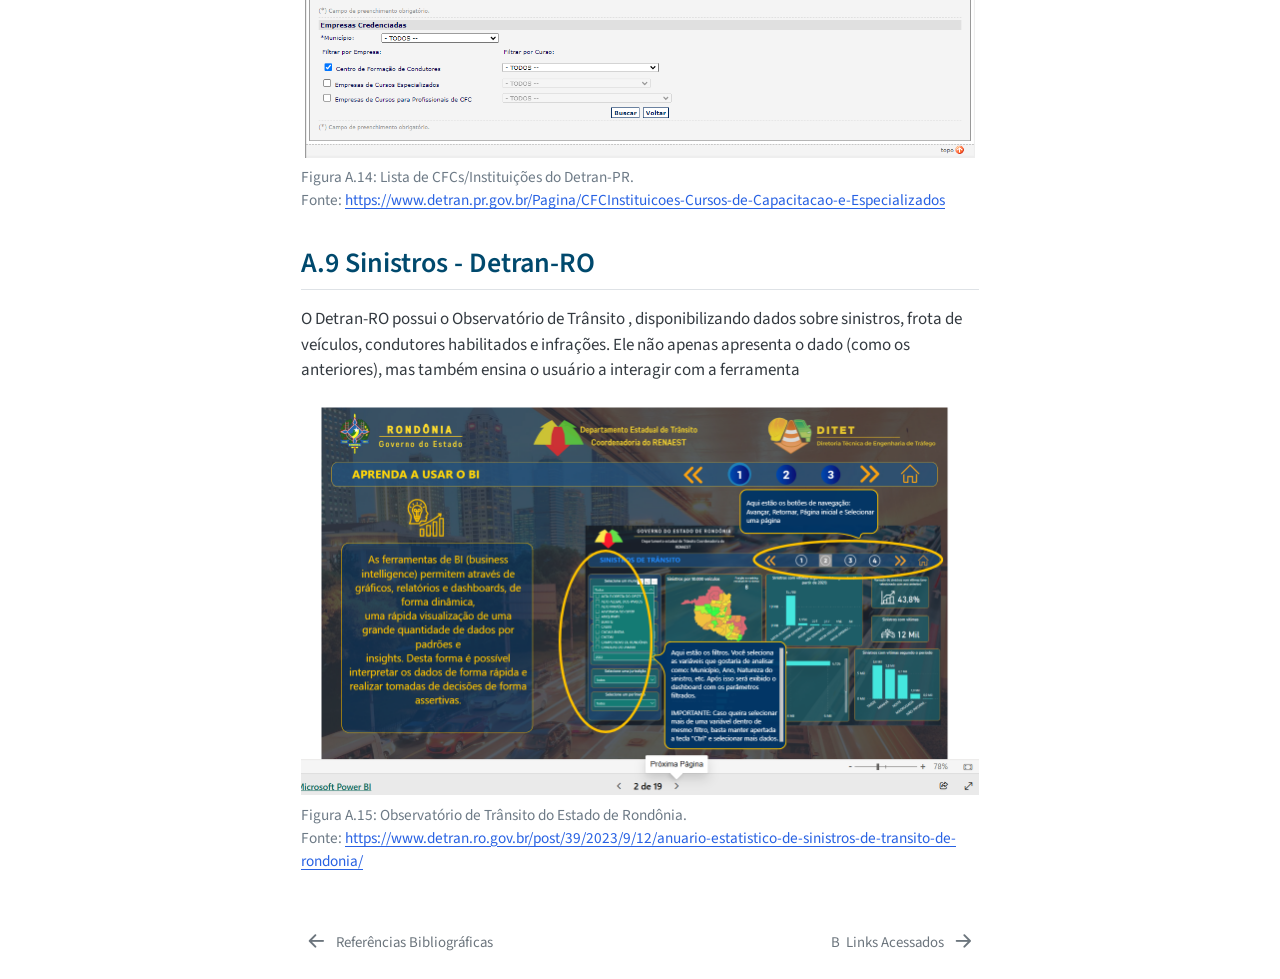
<file: docs/9a-praticas.html>
<!DOCTYPE html>
<html xmlns="http://www.w3.org/1999/xhtml" lang="pt-BR" xml:lang="pt-BR"><head>

<meta charset="utf-8">
<meta name="generator" content="quarto-1.7.32">

<meta name="viewport" content="width=device-width, initial-scale=1.0, user-scalable=yes">


<title>Apêndice A — Boas Práticas – Avaliação do Nível de Informações Disponibilizadas nos Portais dos Departamentos Estaduais de Trânsito - Detrans</title>
<style>
code{white-space: pre-wrap;}
span.smallcaps{font-variant: small-caps;}
div.columns{display: flex; gap: min(4vw, 1.5em);}
div.column{flex: auto; overflow-x: auto;}
div.hanging-indent{margin-left: 1.5em; text-indent: -1.5em;}
ul.task-list{list-style: none;}
ul.task-list li input[type="checkbox"] {
  width: 0.8em;
  margin: 0 0.8em 0.2em -1em; /* quarto-specific, see https://github.com/quarto-dev/quarto-cli/issues/4556 */ 
  vertical-align: middle;
}
</style>


<script src="site_libs/quarto-nav/quarto-nav.js"></script>
<script src="site_libs/quarto-nav/headroom.min.js"></script>
<script src="site_libs/clipboard/clipboard.min.js"></script>
<script src="site_libs/quarto-search/autocomplete.umd.js"></script>
<script src="site_libs/quarto-search/fuse.min.js"></script>
<script src="site_libs/quarto-search/quarto-search.js"></script>
<meta name="quarto:offset" content="./">
<link href="./9b-links.html" rel="next">
<link href="./99-referencias.html" rel="prev">
<link href="./logo/onsv-fav.ico" rel="icon">
<script src="site_libs/quarto-html/quarto.js" type="module"></script>
<script src="site_libs/quarto-html/tabsets/tabsets.js" type="module"></script>
<script src="site_libs/quarto-html/popper.min.js"></script>
<script src="site_libs/quarto-html/tippy.umd.min.js"></script>
<script src="site_libs/quarto-html/anchor.min.js"></script>
<link href="site_libs/quarto-html/tippy.css" rel="stylesheet">
<link href="site_libs/quarto-html/quarto-syntax-highlighting-37eea08aefeeee20ff55810ff984fec1.css" rel="stylesheet" id="quarto-text-highlighting-styles">
<script src="site_libs/bootstrap/bootstrap.min.js"></script>
<link href="site_libs/bootstrap/bootstrap-icons.css" rel="stylesheet">
<link href="site_libs/bootstrap/bootstrap-27646530733116c5bb9148f6545a8ae0.min.css" rel="stylesheet" append-hash="true" id="quarto-bootstrap" data-mode="light">
<script id="quarto-search-options" type="application/json">{
  "location": "sidebar",
  "copy-button": false,
  "collapse-after": 3,
  "panel-placement": "start",
  "type": "textbox",
  "limit": 50,
  "keyboard-shortcut": [
    "f",
    "/",
    "s"
  ],
  "show-item-context": false,
  "language": {
    "search-no-results-text": "Nenhum resultado",
    "search-matching-documents-text": "documentos correspondentes",
    "search-copy-link-title": "Copiar link para a busca",
    "search-hide-matches-text": "Esconder correspondências adicionais",
    "search-more-match-text": "mais correspondência neste documento",
    "search-more-matches-text": "mais correspondências neste documento",
    "search-clear-button-title": "Limpar",
    "search-text-placeholder": "",
    "search-detached-cancel-button-title": "Cancelar",
    "search-submit-button-title": "Enviar",
    "search-label": "Procurar"
  }
}</script>


<meta name="twitter:title" content="Apêndice A — Boas Práticas – Avaliação do Nível de Informações Disponibilizadas nos Portais dos Departamentos Estaduais de Trânsito - Detrans">
<meta name="twitter:description" content="">
<meta name="twitter:image" content="assets/detran_rj.png">
<meta name="twitter:card" content="summary_large_image">
</head>

<body class="nav-sidebar floating quarto-light">

<div id="quarto-search-results"></div>
  <header id="quarto-header" class="headroom fixed-top">
  <nav class="quarto-secondary-nav">
    <div class="container-fluid d-flex">
      <button type="button" class="quarto-btn-toggle btn" data-bs-toggle="collapse" role="button" data-bs-target=".quarto-sidebar-collapse-item" aria-controls="quarto-sidebar" aria-expanded="false" aria-label="Alternar barra lateral" onclick="if (window.quartoToggleHeadroom) { window.quartoToggleHeadroom(); }">
        <i class="bi bi-layout-text-sidebar-reverse"></i>
      </button>
        <nav class="quarto-page-breadcrumbs" aria-label="breadcrumb"><ol class="breadcrumb"><li class="breadcrumb-item"><a href="./9a-praticas.html">Apêndices</a></li><li class="breadcrumb-item"><a href="./9a-praticas.html"><span class="chapter-number">A</span>&nbsp; <span class="chapter-title">Boas Práticas</span></a></li></ol></nav>
        <a class="flex-grow-1" role="navigation" data-bs-toggle="collapse" data-bs-target=".quarto-sidebar-collapse-item" aria-controls="quarto-sidebar" aria-expanded="false" aria-label="Alternar barra lateral" onclick="if (window.quartoToggleHeadroom) { window.quartoToggleHeadroom(); }">      
        </a>
      <button type="button" class="btn quarto-search-button" aria-label="Procurar" onclick="window.quartoOpenSearch();">
        <i class="bi bi-search"></i>
      </button>
    </div>
  </nav>
</header>
<!-- content -->
<div id="quarto-content" class="quarto-container page-columns page-rows-contents page-layout-article">
<!-- sidebar -->
  <nav id="quarto-sidebar" class="sidebar collapse collapse-horizontal quarto-sidebar-collapse-item sidebar-navigation floating overflow-auto">
    <div class="pt-lg-2 mt-2 text-left sidebar-header">
    <div class="sidebar-title mb-0 py-0">
      <a href="./">Avaliação do Nível de Informações Disponibilizadas nos Portais dos Departamentos Estaduais de Trânsito - Detrans</a> 
        <div class="sidebar-tools-main">
    <a href="https://www.github.com/onsv/revisao-detrans" title="Source Code" class="quarto-navigation-tool px-1" aria-label="Source Code"><i class="bi bi-github"></i></a>
</div>
    </div>
      </div>
        <div class="mt-2 flex-shrink-0 align-items-center">
        <div class="sidebar-search">
        <div id="quarto-search" class="" title="Procurar"></div>
        </div>
        </div>
    <div class="sidebar-menu-container"> 
    <ul class="list-unstyled mt-1">
        <li class="sidebar-item">
  <div class="sidebar-item-container"> 
  <a href="./index.html" class="sidebar-item-text sidebar-link">
 <span class="menu-text">Apresentação</span></a>
  </div>
</li>
        <li class="sidebar-item">
  <div class="sidebar-item-container"> 
  <a href="./01-intro.html" class="sidebar-item-text sidebar-link">
 <span class="menu-text"><span class="chapter-number">1</span>&nbsp; <span class="chapter-title">Introdução</span></span></a>
  </div>
</li>
        <li class="sidebar-item">
  <div class="sidebar-item-container"> 
  <a href="./02-metodos.html" class="sidebar-item-text sidebar-link">
 <span class="menu-text"><span class="chapter-number">2</span>&nbsp; <span class="chapter-title">Métodos</span></span></a>
  </div>
</li>
        <li class="sidebar-item">
  <div class="sidebar-item-container"> 
  <a href="./03-resultados.html" class="sidebar-item-text sidebar-link">
 <span class="menu-text"><span class="chapter-number">3</span>&nbsp; <span class="chapter-title">Resultados</span></span></a>
  </div>
</li>
        <li class="sidebar-item">
  <div class="sidebar-item-container"> 
  <a href="./04-conclusao.html" class="sidebar-item-text sidebar-link">
 <span class="menu-text"><span class="chapter-number">4</span>&nbsp; <span class="chapter-title">Conclusões</span></span></a>
  </div>
</li>
        <li class="sidebar-item">
  <div class="sidebar-item-container"> 
  <a href="./99-referencias.html" class="sidebar-item-text sidebar-link">
 <span class="menu-text">Referências Bibliográficas</span></a>
  </div>
</li>
        <li class="sidebar-item sidebar-item-section">
      <div class="sidebar-item-container"> 
            <a class="sidebar-item-text sidebar-link text-start" data-bs-toggle="collapse" data-bs-target="#quarto-sidebar-section-1" role="navigation" aria-expanded="true">
 <span class="menu-text">Apêndices</span></a>
          <a class="sidebar-item-toggle text-start" data-bs-toggle="collapse" data-bs-target="#quarto-sidebar-section-1" role="navigation" aria-expanded="true" aria-label="Alternar seção">
            <i class="bi bi-chevron-right ms-2"></i>
          </a> 
      </div>
      <ul id="quarto-sidebar-section-1" class="collapse list-unstyled sidebar-section depth1 show">  
          <li class="sidebar-item">
  <div class="sidebar-item-container"> 
  <a href="./9a-praticas.html" class="sidebar-item-text sidebar-link active">
 <span class="menu-text"><span class="chapter-number">A</span>&nbsp; <span class="chapter-title">Boas Práticas</span></span></a>
  </div>
</li>
          <li class="sidebar-item">
  <div class="sidebar-item-container"> 
  <a href="./9b-links.html" class="sidebar-item-text sidebar-link">
 <span class="menu-text"><span class="chapter-number">B</span>&nbsp; <span class="chapter-title">Links Acessados</span></span></a>
  </div>
</li>
      </ul>
  </li>
    </ul>
    </div>
</nav>
<div id="quarto-sidebar-glass" class="quarto-sidebar-collapse-item" data-bs-toggle="collapse" data-bs-target=".quarto-sidebar-collapse-item"></div>
<!-- margin-sidebar -->
    <div id="quarto-margin-sidebar" class="sidebar margin-sidebar">
        <nav id="TOC" role="doc-toc" class="toc-active">
    <h2 id="toc-title">Índice</h2>
   
  <ul>
  <li><a href="#frota---detran-rj-e-ba" id="toc-frota---detran-rj-e-ba" class="nav-link active" data-scroll-target="#frota---detran-rj-e-ba"><span class="header-section-number">A.1</span> Frota - Detran-RJ e BA</a></li>
  <li><a href="#condutores---detran-ro-e-go" id="toc-condutores---detran-ro-e-go" class="nav-link" data-scroll-target="#condutores---detran-ro-e-go"><span class="header-section-number">A.2</span> Condutores - Detran-RO E GO</a></li>
  <li><a href="#infrações---detran-pr-e-sp" id="toc-infrações---detran-pr-e-sp" class="nav-link" data-scroll-target="#infrações---detran-pr-e-sp"><span class="header-section-number">A.3</span> Infrações - Detran-PR E SP</a></li>
  <li><a href="#sinistros---detran-se-e-es" id="toc-sinistros---detran-se-e-es" class="nav-link" data-scroll-target="#sinistros---detran-se-e-es"><span class="header-section-number">A.4</span> Sinistros - Detran-SE E ES</a></li>
  <li><a href="#atendimento-ao-público---detran-sp" id="toc-atendimento-ao-público---detran-sp" class="nav-link" data-scroll-target="#atendimento-ao-público---detran-sp"><span class="header-section-number">A.5</span> Atendimento ao Público - Detran-SP</a></li>
  <li><a href="#sinistros---detran-sp" id="toc-sinistros---detran-sp" class="nav-link" data-scroll-target="#sinistros---detran-sp"><span class="header-section-number">A.6</span> Sinistros - Detran-SP</a></li>
  <li><a href="#educação-para-o-trânsito---detran-pr" id="toc-educação-para-o-trânsito---detran-pr" class="nav-link" data-scroll-target="#educação-para-o-trânsito---detran-pr"><span class="header-section-number">A.7</span> Educação para o Trânsito - Detran-PR</a></li>
  <li><a href="#cfcs---detran-pr" id="toc-cfcs---detran-pr" class="nav-link" data-scroll-target="#cfcs---detran-pr"><span class="header-section-number">A.8</span> CFCs - Detran-PR</a></li>
  <li><a href="#sinistros---detran-ro" id="toc-sinistros---detran-ro" class="nav-link" data-scroll-target="#sinistros---detran-ro"><span class="header-section-number">A.9</span> Sinistros - Detran-RO</a></li>
  </ul>
</nav>
    </div>
<!-- main -->
<main class="content" id="quarto-document-content">

<header id="title-block-header" class="quarto-title-block default"><nav class="quarto-page-breadcrumbs quarto-title-breadcrumbs d-none d-lg-block" aria-label="breadcrumb"><ol class="breadcrumb"><li class="breadcrumb-item"><a href="./9a-praticas.html">Apêndices</a></li><li class="breadcrumb-item"><a href="./9a-praticas.html"><span class="chapter-number">A</span>&nbsp; <span class="chapter-title">Boas Práticas</span></a></li></ol></nav>
<div class="quarto-title">
<h1 class="title"><span id="sec-praticas" class="quarto-section-identifier">Apêndice A — Boas Práticas</span></h1>
</div>



<div class="quarto-title-meta">

    
  
    
  </div>
  


</header>


<p>Esta seção é dedicada a salientar alguns exemplos de boas práticas adotadas por Detrans a fim de demonstrar alguns costumes que podem aperfeiçoar o desempenho dos portais em geral. A escolha das menções nesta seção foi promovida em relação às maiores notas encontradas no estudo.</p>
<section id="frota---detran-rj-e-ba" class="level2" data-number="A.1">
<h2 data-number="A.1" class="anchored" data-anchor-id="frota---detran-rj-e-ba"><span class="header-section-number">A.1</span> Frota - Detran-RJ e BA</h2>
<p>A <a href="#fig-rj" class="quarto-xref">Figura&nbsp;<span>A.1</span></a> demonstra um gerenciador de tabelas disponível no portal do Detran-RJ, que apesar de não conter gráficos ou visualizações sobre os dados, possui um extenso intervalo temporal e um alto nível de desagregação das variáveis, fornecidos de forma interativa com filtros e tabelas dinâmicas. Já a <a href="#fig-ba" class="quarto-xref">Figura&nbsp;<span>A.2</span></a> é um bom exemplo de transparência ativa por utilizar um dashboard interativo. A ferramenta oferece clareza visual imediata através de gráficos de barras para ranking (frota por município) e permite ao usuário filtrar e detalhar a informação por diferentes variáveis (município, tipo de veículo, combustível), garantindo o acesso democrático aos dados.</p>
<div id="fig-rj" class="quarto-float quarto-figure quarto-figure-center anchored">
<figure class="quarto-float quarto-float-fig figure">
<div aria-describedby="fig-rj-caption-0ceaefa1-69ba-4598-a22c-09a6ac19f8ca">
<img src="assets/detran_rj.png" class="img-fluid figure-img">
</div>
<figcaption class="quarto-float-caption-bottom quarto-float-caption quarto-float-fig" id="fig-rj-caption-0ceaefa1-69ba-4598-a22c-09a6ac19f8ca">
Figura&nbsp;A.1: Gerenciador de Tabelas do Detran-RJ.<br>
Fonte: <a href="https://www.detran.rj.gov.br/\_estatisticas.veiculos/index.asp" class="uri">https://www.detran.rj.gov.br/\_estatisticas.veiculos/index.asp</a>
</figcaption>
</figure>
</div>
<div id="fig-ba" class="quarto-float quarto-figure quarto-figure-center anchored">
<figure class="quarto-float quarto-float-fig figure">
<div aria-describedby="fig-ba-caption-0ceaefa1-69ba-4598-a22c-09a6ac19f8ca">
<img src="assets/detran_ba.png" class="img-fluid figure-img">
</div>
<figcaption class="quarto-float-caption-bottom quarto-float-caption quarto-float-fig" id="fig-ba-caption-0ceaefa1-69ba-4598-a22c-09a6ac19f8ca">
Figura&nbsp;A.2: Histórico de Frota da BA<br>
Fonte: <a href="https://www.ba.gov.br/detran/frota/" class="uri">https://www.ba.gov.br/detran/frota/</a>
</figcaption>
</figure>
</div>
</section>
<section id="condutores---detran-ro-e-go" class="level2" data-number="A.2">
<h2 data-number="A.2" class="anchored" data-anchor-id="condutores---detran-ro-e-go"><span class="header-section-number">A.2</span> Condutores - Detran-RO E GO</h2>
<p>Na <a href="#fig-ro" class="quarto-xref">Figura&nbsp;<span>A.3</span></a>, o Detran-RO disponibiliza os dados em um <em>dashboard</em>, ou relatório interativo, com filtros e gráficos dinâmicos para a visualização dos dados fornecidos, sendo implementado no <em>software</em> Power BI. O uso de programas de análise de dados para geração de relatórios interativos, como Tableau, Google Looker Studio e o anteriormente citado Microsoft Power BI, é uma prática muito recomendada aos departamentos em geral. Já na <a href="#fig-go" class="quarto-xref">Figura&nbsp;<span>A.4</span></a>, o Detran-GO integra diversos tipos de visualização, como mapas georreferenciados (para distribuição espacial) e tabelas detalhadas, fornecendo ao usuário uma visão completa.</p>
<div id="fig-ro" class="quarto-float quarto-figure quarto-figure-center anchored">
<figure class="quarto-float quarto-float-fig figure">
<div aria-describedby="fig-ro-caption-0ceaefa1-69ba-4598-a22c-09a6ac19f8ca">
<img src="assets/detran_ro.png" class="img-fluid figure-img">
</div>
<figcaption class="quarto-float-caption-bottom quarto-float-caption quarto-float-fig" id="fig-ro-caption-0ceaefa1-69ba-4598-a22c-09a6ac19f8ca">
Figura&nbsp;A.3: Dashboard de dados de condutores habilitados do Detran-RO<br>
Fonte: <a href="https://www.detran.ro.gov.br/post/43/2023/9/12/anuario-estatistico-condutores-habilitados/" class="uri">https://www.detran.ro.gov.br/post/43/2023/9/12/anuario-estatistico-condutores-habilitados/</a>
</figcaption>
</figure>
</div>
<div id="fig-go" class="quarto-float quarto-figure quarto-figure-center anchored">
<figure class="quarto-float quarto-float-fig figure">
<div aria-describedby="fig-go-caption-0ceaefa1-69ba-4598-a22c-09a6ac19f8ca">
<img src="assets/detran_go.png" class="img-fluid figure-img">
</div>
<figcaption class="quarto-float-caption-bottom quarto-float-caption quarto-float-fig" id="fig-go-caption-0ceaefa1-69ba-4598-a22c-09a6ac19f8ca">
Figura&nbsp;A.4: Dashboard de dados de condutores habilitados do Detran-GO<br>
Fonte: <a href="https://paineis.detran.go.gov.br/extensions/Condutores/Condutores.html" class="uri">https://paineis.detran.go.gov.br/extensions/Condutores/Condutores.html</a>
</figcaption>
</figure>
</div>
</section>
<section id="infrações---detran-pr-e-sp" class="level2" data-number="A.3">
<h2 data-number="A.3" class="anchored" data-anchor-id="infrações---detran-pr-e-sp"><span class="header-section-number">A.3</span> Infrações - Detran-PR E SP</h2>
<p>Como anteriormente citado, uma boa prática para demonstração dos dados é a geração de dashboards através de programas de análise de dados. Na <a href="#fig-pr" class="quarto-xref">Figura&nbsp;<span>A.5</span></a>, o Detran-PR incorpora em seu portal visualizações dinâmicas.Exibe o total de multas, mas também as detalha por Natureza (Média/Grave/etc.) e lista as 15 infrações mais cometidas. Na <a href="#fig-sp" class="quarto-xref">Figura&nbsp;<span>A.6</span></a> o Detran-SP se destaca pela boa Prática na promoção de serviços digitais, ao utilizar um dashboard focado no Sistema de Notificação Eletrônica (SNE).</p>
<div id="fig-pr" class="quarto-float quarto-figure quarto-figure-center anchored">
<figure class="quarto-float quarto-float-fig figure">
<div aria-describedby="fig-pr-caption-0ceaefa1-69ba-4598-a22c-09a6ac19f8ca">
<img src="assets/detran_pr_infracoes.png" class="img-fluid figure-img">
</div>
<figcaption class="quarto-float-caption-bottom quarto-float-caption quarto-float-fig" id="fig-pr-caption-0ceaefa1-69ba-4598-a22c-09a6ac19f8ca">
Figura&nbsp;A.5: Dashboard de infrações do Detran-PR.<br>
Fonte: <a href="https://bi2.pr.gov.br/single/?appid=93c1bb57-667b-4c26-acd3-ac2c02e5cc49&amp;sheet=d07b2ca0-cc1d-4d82-b1e2-293ffb2c3e83&amp;target=_self&amp;lang=pt-BR&amp;theme=sense&amp;opt=ctxmenu&amp;select=clearall&amp;select=Ano,2025&amp;select=M%C3%AAs,10" class="uri">https://bi2.pr.gov.br/single/?appid=93c1bb57-667b-4c26-acd3-ac2c02e5cc49&amp;sheet=d07b2ca0-cc1d-4d82-b1e2-293ffb2c3e83&amp;target=_self&amp;lang=pt-BR&amp;theme=sense&amp;opt=ctxmenu&amp;select=clearall&amp;select=Ano,2025&amp;select=M%C3%AAs,10</a>
</figcaption>
</figure>
</div>
<div id="fig-sp" class="quarto-float quarto-figure quarto-figure-center anchored">
<figure class="quarto-float quarto-float-fig figure">
<div aria-describedby="fig-sp-caption-0ceaefa1-69ba-4598-a22c-09a6ac19f8ca">
<img src="assets/detran_sp_3.png" class="img-fluid figure-img">
</div>
<figcaption class="quarto-float-caption-bottom quarto-float-caption quarto-float-fig" id="fig-sp-caption-0ceaefa1-69ba-4598-a22c-09a6ac19f8ca">
Figura&nbsp;A.6: Dashboard de infrações do Detran-SP.<br>
Fonte: <a href="https://www.detran.sp.gov.br/detransp?id=sne_dados" class="uri">https://www.detran.sp.gov.br/detransp?id=sne_dados</a>
</figcaption>
</figure>
</div>
</section>
<section id="sinistros---detran-se-e-es" class="level2" data-number="A.4">
<h2 data-number="A.4" class="anchored" data-anchor-id="sinistros---detran-se-e-es"><span class="header-section-number">A.4</span> Sinistros - Detran-SE E ES</h2>
<p>Detran-SE e ES disponibilizam uma grande quantidade de níveis de desagregação, como visto na <a href="#fig-se-1" class="quarto-xref">Figura&nbsp;<span>A.7</span></a> e <a href="#fig-es-1" class="quarto-xref">Figura&nbsp;<span>A.9</span></a>.</p>
<div id="fig-se-1" class="quarto-float quarto-figure quarto-figure-center anchored">
<figure class="quarto-float quarto-float-fig figure">
<div aria-describedby="fig-se-1-caption-0ceaefa1-69ba-4598-a22c-09a6ac19f8ca">
<img src="assets/detran_se_1.png" class="img-fluid figure-img">
</div>
<figcaption class="quarto-float-caption-bottom quarto-float-caption quarto-float-fig" id="fig-se-1-caption-0ceaefa1-69ba-4598-a22c-09a6ac19f8ca">
Figura&nbsp;A.7: Página de estatísticas de sinistros do Detran-SE.<br>
Fonte: <a href="https://www.detran.se.gov.br/?pg=estatistica/acidentes#gsc.tab=0" class="uri">https://www.detran.se.gov.br/?pg=estatistica/acidentes#gsc.tab=0</a>
</figcaption>
</figure>
</div>
<p>Seus dados são apresentados em tabelas dinâmicas, com filtros e um extenso intervalo temporal, como apresenta a <a href="#fig-se-2" class="quarto-xref">Figura&nbsp;<span>A.8</span></a>.</p>
<div id="fig-se-2" class="quarto-float quarto-figure quarto-figure-center anchored">
<figure class="quarto-float quarto-float-fig figure">
<div aria-describedby="fig-se-2-caption-0ceaefa1-69ba-4598-a22c-09a6ac19f8ca">
<img src="assets/detran_se_2.png" class="img-fluid figure-img">
</div>
<figcaption class="quarto-float-caption-bottom quarto-float-caption quarto-float-fig" id="fig-se-2-caption-0ceaefa1-69ba-4598-a22c-09a6ac19f8ca">
Figura&nbsp;A.8: Exemplo de tabela dinâmica do Detran-SE.<br>
Fonte: <a href="https://www.detran.se.gov.br/?pg=estatistica/acidentes/boat_001#gsc.tab=0" class="uri">https://www.detran.se.gov.br/?pg=estatistica/acidentes/boat_001#gsc.tab=0</a>
</figcaption>
</figure>
</div>
<div id="fig-es-1" class="quarto-float quarto-figure quarto-figure-center anchored">
<figure class="quarto-float quarto-float-fig figure">
<div aria-describedby="fig-es-1-caption-0ceaefa1-69ba-4598-a22c-09a6ac19f8ca">
<img src="assets/detran_es_1.png" class="img-fluid figure-img">
</div>
<figcaption class="quarto-float-caption-bottom quarto-float-caption quarto-float-fig" id="fig-es-1-caption-0ceaefa1-69ba-4598-a22c-09a6ac19f8ca">
Figura&nbsp;A.9: Exemplo de tabela dinâmica do Detran-ES.<br>
Fonte: <a href="https://analitico.sides.es.gov.br/SASVisualAnalytics/?reportUri=%2Freports%2Freports%2F8af22e94-6e3c-45d2-b8eb-085c6f1ee077&amp;sectionIndex=0&amp;sso_guest=true&amp;reportViewOnly=true&amp;reportContextBar=false&amp;pageNavigation=false&amp;sas-welcome=false" class="uri">https://analitico.sides.es.gov.br/SASVisualAnalytics/?reportUri=%2Freports%2Freports%2F8af22e94-6e3c-45d2-b8eb-085c6f1ee077&amp;sectionIndex=0&amp;sso_guest=true&amp;reportViewOnly=true&amp;reportContextBar=false&amp;pageNavigation=false&amp;sas-welcome=false</a>
</figcaption>
</figure>
</div>
</section>
<section id="atendimento-ao-público---detran-sp" class="level2" data-number="A.5">
<h2 data-number="A.5" class="anchored" data-anchor-id="atendimento-ao-público---detran-sp"><span class="header-section-number">A.5</span> Atendimento ao Público - Detran-SP</h2>
<p>Além de providenciar contato por telefone, e-mail e mensagem via WhatsApp, o serviço de atendimento do Detran-SP oferece a possibilidade de registrar manifestações personalizadas pelo próprio portal (<a href="#fig-sp-1" class="quarto-xref">Figura&nbsp;<span>A.10</span></a>) e aplicativos para auxílio ao público (<a href="#fig-sp-2" class="quarto-xref">Figura&nbsp;<span>A.11</span></a>).</p>
<div id="fig-sp-1" class="quarto-float quarto-figure quarto-figure-center anchored">
<figure class="quarto-float quarto-float-fig figure">
<div aria-describedby="fig-sp-1-caption-0ceaefa1-69ba-4598-a22c-09a6ac19f8ca">
<img src="assets/detran_sp_1.png" class="img-fluid figure-img">
</div>
<figcaption class="quarto-float-caption-bottom quarto-float-caption quarto-float-fig" id="fig-sp-1-caption-0ceaefa1-69ba-4598-a22c-09a6ac19f8ca">
Figura&nbsp;A.10: Serviço de atendimento pelo portal do Detran-SP.<br>
Fonte: <a href="https://www.detran.sp.gov.br/detransp/pb/informacoes/canais_de_comunicacao?id=canais_de_comunicacao" class="uri">https://www.detran.sp.gov.br/detransp/pb/informacoes/canais_de_comunicacao?id=canais_de_comunicacao</a>
</figcaption>
</figure>
</div>
<div id="fig-sp-2" class="quarto-float quarto-figure quarto-figure-center anchored">
<figure class="quarto-float quarto-float-fig figure">
<div aria-describedby="fig-sp-2-caption-0ceaefa1-69ba-4598-a22c-09a6ac19f8ca">
<img src="assets/detran_sp_2.png" class="img-fluid figure-img">
</div>
<figcaption class="quarto-float-caption-bottom quarto-float-caption quarto-float-fig" id="fig-sp-2-caption-0ceaefa1-69ba-4598-a22c-09a6ac19f8ca">
Figura&nbsp;A.11: Aplicativos do portal do Detran-SP.<br>
Fonte: <a href="https://www.detran.sp.gov.br/wps/portal/portaldetran/cidadao/appsdetran" class="uri">https://www.detran.sp.gov.br/wps/portal/portaldetran/cidadao/appsdetran</a>
</figcaption>
</figure>
</div>
</section>
<section id="sinistros---detran-sp" class="level2" data-number="A.6">
<h2 data-number="A.6" class="anchored" data-anchor-id="sinistros---detran-sp"><span class="header-section-number">A.6</span> Sinistros - Detran-SP</h2>
<p>O novo painel do sistema Infosiga (Sistema de Informações Gerenciais de Sinistros de Trânsito) integra os dados referentes a sinistros e suas vítimas, com base nas ocorrências dentro do Estado de São Paulo. No dia 16/05/2024 houve o lançamento da nova versão deste sistema, que está ilustrado na <a href="#fig-infosiga" class="quarto-xref">Figura&nbsp;<span>A.12</span></a></p>
<div id="fig-infosiga" class="quarto-float quarto-figure quarto-figure-center anchored">
<figure class="quarto-float quarto-float-fig figure">
<div aria-describedby="fig-infosiga-caption-0ceaefa1-69ba-4598-a22c-09a6ac19f8ca">
<img src="assets/detran_sp_infosiga.png" class="img-fluid figure-img">
</div>
<figcaption class="quarto-float-caption-bottom quarto-float-caption quarto-float-fig" id="fig-infosiga-caption-0ceaefa1-69ba-4598-a22c-09a6ac19f8ca">
Figura&nbsp;A.12: Novo Infosiga<br>
Fonte: <a href="https://www.infosiga.sp.gov.br/" class="uri">https://www.infosiga.sp.gov.br/</a>
</figcaption>
</figure>
</div>
</section>
<section id="educação-para-o-trânsito---detran-pr" class="level2" data-number="A.7">
<h2 data-number="A.7" class="anchored" data-anchor-id="educação-para-o-trânsito---detran-pr"><span class="header-section-number">A.7</span> Educação para o Trânsito - Detran-PR</h2>
<p>A <a href="#fig-pr-educ" class="quarto-xref">Figura&nbsp;<span>A.13</span></a> apresenta o portal educativo do Detran-PR, que dispõe de uma grande variedade de materiais e divulgações sobre a educação e conscientização para o trânsito disponíveis em diversos formatos digitais, como vídeos, cursos EaD, <em>podcasts</em>, entre outros.</p>
<div id="fig-pr-educ" class="quarto-float quarto-figure quarto-figure-center anchored">
<figure class="quarto-float quarto-float-fig figure">
<div aria-describedby="fig-pr-educ-caption-0ceaefa1-69ba-4598-a22c-09a6ac19f8ca">
<img src="assets/detran_pr_educ.png" class="img-fluid figure-img">
</div>
<figcaption class="quarto-float-caption-bottom quarto-float-caption quarto-float-fig" id="fig-pr-educ-caption-0ceaefa1-69ba-4598-a22c-09a6ac19f8ca">
Figura&nbsp;A.13: Portal de educação do Detran-PR.<br>
Fonte: <a href="https://www.detraneduca.pr.gov.br/" class="uri">https://www.detraneduca.pr.gov.br/</a>
</figcaption>
</figure>
</div>
</section>
<section id="cfcs---detran-pr" class="level2" data-number="A.8">
<h2 data-number="A.8" class="anchored" data-anchor-id="cfcs---detran-pr"><span class="header-section-number">A.8</span> CFCs - Detran-PR</h2>
<p>O Detran-PR também possui em seu portal tabelas interativas para a consulta de CFCs de forma dinâmica e eficiente, como demonstrado na <a href="#fig-pr-cfcs" class="quarto-xref">Figura&nbsp;<span>A.14</span></a>.</p>
<div id="fig-pr-cfcs" class="quarto-float quarto-figure quarto-figure-center anchored">
<figure class="quarto-float quarto-float-fig figure">
<div aria-describedby="fig-pr-cfcs-caption-0ceaefa1-69ba-4598-a22c-09a6ac19f8ca">
<img src="assets/detran_pr_cfcs.png" class="img-fluid figure-img">
</div>
<figcaption class="quarto-float-caption-bottom quarto-float-caption quarto-float-fig" id="fig-pr-cfcs-caption-0ceaefa1-69ba-4598-a22c-09a6ac19f8ca">
Figura&nbsp;A.14: Lista de CFCs/Instituições do Detran-PR.<br>
Fonte: <a href="https://www.detran.pr.gov.br/Pagina/CFCInstituicoes-Cursos-de-Capacitacao-e-Especializados" class="uri">https://www.detran.pr.gov.br/Pagina/CFCInstituicoes-Cursos-de-Capacitacao-e-Especializados</a>
</figcaption>
</figure>
</div>
</section>
<section id="sinistros---detran-ro" class="level2" data-number="A.9">
<h2 data-number="A.9" class="anchored" data-anchor-id="sinistros---detran-ro"><span class="header-section-number">A.9</span> Sinistros - Detran-RO</h2>
<p>O Detran-RO possui o Observatório de Trânsito , disponibilizando dados sobre sinistros, frota de veículos, condutores habilitados e infrações. Ele não apenas apresenta o dado (como os anteriores), mas também ensina o usuário a interagir com a ferramenta</p>
<div id="fig-ro-obs" class="quarto-float quarto-figure quarto-figure-center anchored">
<figure class="quarto-float quarto-float-fig figure">
<div aria-describedby="fig-ro-obs-caption-0ceaefa1-69ba-4598-a22c-09a6ac19f8ca">
<img src="assets/detran_ro_2.png" class="img-fluid figure-img">
</div>
<figcaption class="quarto-float-caption-bottom quarto-float-caption quarto-float-fig" id="fig-ro-obs-caption-0ceaefa1-69ba-4598-a22c-09a6ac19f8ca">
Figura&nbsp;A.15: Observatório de Trânsito do Estado de Rondônia.<br>
Fonte: <a href="https://www.detran.ro.gov.br/post/39/2023/9/12/anuario-estatistico-de-sinistros-de-transito-de-rondonia/" class="uri">https://www.detran.ro.gov.br/post/39/2023/9/12/anuario-estatistico-de-sinistros-de-transito-de-rondonia/</a>
</figcaption>
</figure>
</div>


</section>

</main> <!-- /main -->
<script id="quarto-html-after-body" type="application/javascript">
  window.document.addEventListener("DOMContentLoaded", function (event) {
    const icon = "";
    const anchorJS = new window.AnchorJS();
    anchorJS.options = {
      placement: 'right',
      icon: icon
    };
    anchorJS.add('.anchored');
    const isCodeAnnotation = (el) => {
      for (const clz of el.classList) {
        if (clz.startsWith('code-annotation-')) {                     
          return true;
        }
      }
      return false;
    }
    const onCopySuccess = function(e) {
      // button target
      const button = e.trigger;
      // don't keep focus
      button.blur();
      // flash "checked"
      button.classList.add('code-copy-button-checked');
      var currentTitle = button.getAttribute("title");
      button.setAttribute("title", "Copiada");
      let tooltip;
      if (window.bootstrap) {
        button.setAttribute("data-bs-toggle", "tooltip");
        button.setAttribute("data-bs-placement", "left");
        button.setAttribute("data-bs-title", "Copiada");
        tooltip = new bootstrap.Tooltip(button, 
          { trigger: "manual", 
            customClass: "code-copy-button-tooltip",
            offset: [0, -8]});
        tooltip.show();    
      }
      setTimeout(function() {
        if (tooltip) {
          tooltip.hide();
          button.removeAttribute("data-bs-title");
          button.removeAttribute("data-bs-toggle");
          button.removeAttribute("data-bs-placement");
        }
        button.setAttribute("title", currentTitle);
        button.classList.remove('code-copy-button-checked');
      }, 1000);
      // clear code selection
      e.clearSelection();
    }
    const getTextToCopy = function(trigger) {
        const codeEl = trigger.previousElementSibling.cloneNode(true);
        for (const childEl of codeEl.children) {
          if (isCodeAnnotation(childEl)) {
            childEl.remove();
          }
        }
        return codeEl.innerText;
    }
    const clipboard = new window.ClipboardJS('.code-copy-button:not([data-in-quarto-modal])', {
      text: getTextToCopy
    });
    clipboard.on('success', onCopySuccess);
    if (window.document.getElementById('quarto-embedded-source-code-modal')) {
      const clipboardModal = new window.ClipboardJS('.code-copy-button[data-in-quarto-modal]', {
        text: getTextToCopy,
        container: window.document.getElementById('quarto-embedded-source-code-modal')
      });
      clipboardModal.on('success', onCopySuccess);
    }
      var localhostRegex = new RegExp(/^(?:http|https):\/\/localhost\:?[0-9]*\//);
      var mailtoRegex = new RegExp(/^mailto:/);
        var filterRegex = new RegExp('/' + window.location.host + '/');
      var isInternal = (href) => {
          return filterRegex.test(href) || localhostRegex.test(href) || mailtoRegex.test(href);
      }
      // Inspect non-navigation links and adorn them if external
     var links = window.document.querySelectorAll('a[href]:not(.nav-link):not(.navbar-brand):not(.toc-action):not(.sidebar-link):not(.sidebar-item-toggle):not(.pagination-link):not(.no-external):not([aria-hidden]):not(.dropdown-item):not(.quarto-navigation-tool):not(.about-link)');
      for (var i=0; i<links.length; i++) {
        const link = links[i];
        if (!isInternal(link.href)) {
          // undo the damage that might have been done by quarto-nav.js in the case of
          // links that we want to consider external
          if (link.dataset.originalHref !== undefined) {
            link.href = link.dataset.originalHref;
          }
        }
      }
    function tippyHover(el, contentFn, onTriggerFn, onUntriggerFn) {
      const config = {
        allowHTML: true,
        maxWidth: 500,
        delay: 100,
        arrow: false,
        appendTo: function(el) {
            return el.parentElement;
        },
        interactive: true,
        interactiveBorder: 10,
        theme: 'quarto',
        placement: 'bottom-start',
      };
      if (contentFn) {
        config.content = contentFn;
      }
      if (onTriggerFn) {
        config.onTrigger = onTriggerFn;
      }
      if (onUntriggerFn) {
        config.onUntrigger = onUntriggerFn;
      }
      window.tippy(el, config); 
    }
    const noterefs = window.document.querySelectorAll('a[role="doc-noteref"]');
    for (var i=0; i<noterefs.length; i++) {
      const ref = noterefs[i];
      tippyHover(ref, function() {
        // use id or data attribute instead here
        let href = ref.getAttribute('data-footnote-href') || ref.getAttribute('href');
        try { href = new URL(href).hash; } catch {}
        const id = href.replace(/^#\/?/, "");
        const note = window.document.getElementById(id);
        if (note) {
          return note.innerHTML;
        } else {
          return "";
        }
      });
    }
    const xrefs = window.document.querySelectorAll('a.quarto-xref');
    const processXRef = (id, note) => {
      // Strip column container classes
      const stripColumnClz = (el) => {
        el.classList.remove("page-full", "page-columns");
        if (el.children) {
          for (const child of el.children) {
            stripColumnClz(child);
          }
        }
      }
      stripColumnClz(note)
      if (id === null || id.startsWith('sec-')) {
        // Special case sections, only their first couple elements
        const container = document.createElement("div");
        if (note.children && note.children.length > 2) {
          container.appendChild(note.children[0].cloneNode(true));
          for (let i = 1; i < note.children.length; i++) {
            const child = note.children[i];
            if (child.tagName === "P" && child.innerText === "") {
              continue;
            } else {
              container.appendChild(child.cloneNode(true));
              break;
            }
          }
          if (window.Quarto?.typesetMath) {
            window.Quarto.typesetMath(container);
          }
          return container.innerHTML
        } else {
          if (window.Quarto?.typesetMath) {
            window.Quarto.typesetMath(note);
          }
          return note.innerHTML;
        }
      } else {
        // Remove any anchor links if they are present
        const anchorLink = note.querySelector('a.anchorjs-link');
        if (anchorLink) {
          anchorLink.remove();
        }
        if (window.Quarto?.typesetMath) {
          window.Quarto.typesetMath(note);
        }
        if (note.classList.contains("callout")) {
          return note.outerHTML;
        } else {
          return note.innerHTML;
        }
      }
    }
    for (var i=0; i<xrefs.length; i++) {
      const xref = xrefs[i];
      tippyHover(xref, undefined, function(instance) {
        instance.disable();
        let url = xref.getAttribute('href');
        let hash = undefined; 
        if (url.startsWith('#')) {
          hash = url;
        } else {
          try { hash = new URL(url).hash; } catch {}
        }
        if (hash) {
          const id = hash.replace(/^#\/?/, "");
          const note = window.document.getElementById(id);
          if (note !== null) {
            try {
              const html = processXRef(id, note.cloneNode(true));
              instance.setContent(html);
            } finally {
              instance.enable();
              instance.show();
            }
          } else {
            // See if we can fetch this
            fetch(url.split('#')[0])
            .then(res => res.text())
            .then(html => {
              const parser = new DOMParser();
              const htmlDoc = parser.parseFromString(html, "text/html");
              const note = htmlDoc.getElementById(id);
              if (note !== null) {
                const html = processXRef(id, note);
                instance.setContent(html);
              } 
            }).finally(() => {
              instance.enable();
              instance.show();
            });
          }
        } else {
          // See if we can fetch a full url (with no hash to target)
          // This is a special case and we should probably do some content thinning / targeting
          fetch(url)
          .then(res => res.text())
          .then(html => {
            const parser = new DOMParser();
            const htmlDoc = parser.parseFromString(html, "text/html");
            const note = htmlDoc.querySelector('main.content');
            if (note !== null) {
              // This should only happen for chapter cross references
              // (since there is no id in the URL)
              // remove the first header
              if (note.children.length > 0 && note.children[0].tagName === "HEADER") {
                note.children[0].remove();
              }
              const html = processXRef(null, note);
              instance.setContent(html);
            } 
          }).finally(() => {
            instance.enable();
            instance.show();
          });
        }
      }, function(instance) {
      });
    }
        let selectedAnnoteEl;
        const selectorForAnnotation = ( cell, annotation) => {
          let cellAttr = 'data-code-cell="' + cell + '"';
          let lineAttr = 'data-code-annotation="' +  annotation + '"';
          const selector = 'span[' + cellAttr + '][' + lineAttr + ']';
          return selector;
        }
        const selectCodeLines = (annoteEl) => {
          const doc = window.document;
          const targetCell = annoteEl.getAttribute("data-target-cell");
          const targetAnnotation = annoteEl.getAttribute("data-target-annotation");
          const annoteSpan = window.document.querySelector(selectorForAnnotation(targetCell, targetAnnotation));
          const lines = annoteSpan.getAttribute("data-code-lines").split(",");
          const lineIds = lines.map((line) => {
            return targetCell + "-" + line;
          })
          let top = null;
          let height = null;
          let parent = null;
          if (lineIds.length > 0) {
              //compute the position of the single el (top and bottom and make a div)
              const el = window.document.getElementById(lineIds[0]);
              top = el.offsetTop;
              height = el.offsetHeight;
              parent = el.parentElement.parentElement;
            if (lineIds.length > 1) {
              const lastEl = window.document.getElementById(lineIds[lineIds.length - 1]);
              const bottom = lastEl.offsetTop + lastEl.offsetHeight;
              height = bottom - top;
            }
            if (top !== null && height !== null && parent !== null) {
              // cook up a div (if necessary) and position it 
              let div = window.document.getElementById("code-annotation-line-highlight");
              if (div === null) {
                div = window.document.createElement("div");
                div.setAttribute("id", "code-annotation-line-highlight");
                div.style.position = 'absolute';
                parent.appendChild(div);
              }
              div.style.top = top - 2 + "px";
              div.style.height = height + 4 + "px";
              div.style.left = 0;
              let gutterDiv = window.document.getElementById("code-annotation-line-highlight-gutter");
              if (gutterDiv === null) {
                gutterDiv = window.document.createElement("div");
                gutterDiv.setAttribute("id", "code-annotation-line-highlight-gutter");
                gutterDiv.style.position = 'absolute';
                const codeCell = window.document.getElementById(targetCell);
                const gutter = codeCell.querySelector('.code-annotation-gutter');
                gutter.appendChild(gutterDiv);
              }
              gutterDiv.style.top = top - 2 + "px";
              gutterDiv.style.height = height + 4 + "px";
            }
            selectedAnnoteEl = annoteEl;
          }
        };
        const unselectCodeLines = () => {
          const elementsIds = ["code-annotation-line-highlight", "code-annotation-line-highlight-gutter"];
          elementsIds.forEach((elId) => {
            const div = window.document.getElementById(elId);
            if (div) {
              div.remove();
            }
          });
          selectedAnnoteEl = undefined;
        };
          // Handle positioning of the toggle
      window.addEventListener(
        "resize",
        throttle(() => {
          elRect = undefined;
          if (selectedAnnoteEl) {
            selectCodeLines(selectedAnnoteEl);
          }
        }, 10)
      );
      function throttle(fn, ms) {
      let throttle = false;
      let timer;
        return (...args) => {
          if(!throttle) { // first call gets through
              fn.apply(this, args);
              throttle = true;
          } else { // all the others get throttled
              if(timer) clearTimeout(timer); // cancel #2
              timer = setTimeout(() => {
                fn.apply(this, args);
                timer = throttle = false;
              }, ms);
          }
        };
      }
        // Attach click handler to the DT
        const annoteDls = window.document.querySelectorAll('dt[data-target-cell]');
        for (const annoteDlNode of annoteDls) {
          annoteDlNode.addEventListener('click', (event) => {
            const clickedEl = event.target;
            if (clickedEl !== selectedAnnoteEl) {
              unselectCodeLines();
              const activeEl = window.document.querySelector('dt[data-target-cell].code-annotation-active');
              if (activeEl) {
                activeEl.classList.remove('code-annotation-active');
              }
              selectCodeLines(clickedEl);
              clickedEl.classList.add('code-annotation-active');
            } else {
              // Unselect the line
              unselectCodeLines();
              clickedEl.classList.remove('code-annotation-active');
            }
          });
        }
    const findCites = (el) => {
      const parentEl = el.parentElement;
      if (parentEl) {
        const cites = parentEl.dataset.cites;
        if (cites) {
          return {
            el,
            cites: cites.split(' ')
          };
        } else {
          return findCites(el.parentElement)
        }
      } else {
        return undefined;
      }
    };
    var bibliorefs = window.document.querySelectorAll('a[role="doc-biblioref"]');
    for (var i=0; i<bibliorefs.length; i++) {
      const ref = bibliorefs[i];
      const citeInfo = findCites(ref);
      if (citeInfo) {
        tippyHover(citeInfo.el, function() {
          var popup = window.document.createElement('div');
          citeInfo.cites.forEach(function(cite) {
            var citeDiv = window.document.createElement('div');
            citeDiv.classList.add('hanging-indent');
            citeDiv.classList.add('csl-entry');
            var biblioDiv = window.document.getElementById('ref-' + cite);
            if (biblioDiv) {
              citeDiv.innerHTML = biblioDiv.innerHTML;
            }
            popup.appendChild(citeDiv);
          });
          return popup.innerHTML;
        });
      }
    }
  });
  </script>
<nav class="page-navigation">
  <div class="nav-page nav-page-previous">
      <a href="./99-referencias.html" class="pagination-link" aria-label="Referências Bibliográficas">
        <i class="bi bi-arrow-left-short"></i> <span class="nav-page-text">Referências Bibliográficas</span>
      </a>          
  </div>
  <div class="nav-page nav-page-next">
      <a href="./9b-links.html" class="pagination-link" aria-label="Links Acessados">
        <span class="nav-page-text"><span class="chapter-number">B</span>&nbsp; <span class="chapter-title">Links Acessados</span></span> <i class="bi bi-arrow-right-short"></i>
      </a>
  </div>
</nav>
</div> <!-- /content -->




</body></html>
</file>
<file: site_libs/quarto-html/tippy.css>
.tippy-box[data-animation=fade][data-state=hidden]{opacity:0}[data-tippy-root]{max-width:calc(100vw - 10px)}.tippy-box{position:relative;background-color:#333;color:#fff;border-radius:4px;font-size:14px;line-height:1.4;white-space:normal;outline:0;transition-property:transform,visibility,opacity}.tippy-box[data-placement^=top]>.tippy-arrow{bottom:0}.tippy-box[data-placement^=top]>.tippy-arrow:before{bottom:-7px;left:0;border-width:8px 8px 0;border-top-color:initial;transform-origin:center top}.tippy-box[data-placement^=bottom]>.tippy-arrow{top:0}.tippy-box[data-placement^=bottom]>.tippy-arrow:before{top:-7px;left:0;border-width:0 8px 8px;border-bottom-color:initial;transform-origin:center bottom}.tippy-box[data-placement^=left]>.tippy-arrow{right:0}.tippy-box[data-placement^=left]>.tippy-arrow:before{border-width:8px 0 8px 8px;border-left-color:initial;right:-7px;transform-origin:center left}.tippy-box[data-placement^=right]>.tippy-arrow{left:0}.tippy-box[data-placement^=right]>.tippy-arrow:before{left:-7px;border-width:8px 8px 8px 0;border-right-color:initial;transform-origin:center right}.tippy-box[data-inertia][data-state=visible]{transition-timing-function:cubic-bezier(.54,1.5,.38,1.11)}.tippy-arrow{width:16px;height:16px;color:#333}.tippy-arrow:before{content:"";position:absolute;border-color:transparent;border-style:solid}.tippy-content{position:relative;padding:5px 9px;z-index:1}
</file>
<file: site_libs/quarto-html/quarto-syntax-highlighting-7b89279ff1a6dce999919e0e67d4d9ec.css>
/* quarto syntax highlight colors */
:root {
  --quarto-hl-ot-color: #003B4F;
  --quarto-hl-at-color: #657422;
  --quarto-hl-ss-color: #20794D;
  --quarto-hl-an-color: #5E5E5E;
  --quarto-hl-fu-color: #4758AB;
  --quarto-hl-st-color: #20794D;
  --quarto-hl-cf-color: #003B4F;
  --quarto-hl-op-color: #5E5E5E;
  --quarto-hl-er-color: #AD0000;
  --quarto-hl-bn-color: #AD0000;
  --quarto-hl-al-color: #AD0000;
  --quarto-hl-va-color: #111111;
  --quarto-hl-bu-color: inherit;
  --quarto-hl-ex-color: inherit;
  --quarto-hl-pp-color: #AD0000;
  --quarto-hl-in-color: #5E5E5E;
  --quarto-hl-vs-color: #20794D;
  --quarto-hl-wa-color: #5E5E5E;
  --quarto-hl-do-color: #5E5E5E;
  --quarto-hl-im-color: #00769E;
  --quarto-hl-ch-color: #20794D;
  --quarto-hl-dt-color: #AD0000;
  --quarto-hl-fl-color: #AD0000;
  --quarto-hl-co-color: #5E5E5E;
  --quarto-hl-cv-color: #5E5E5E;
  --quarto-hl-cn-color: #8f5902;
  --quarto-hl-sc-color: #5E5E5E;
  --quarto-hl-dv-color: #AD0000;
  --quarto-hl-kw-color: #003B4F;
}

/* other quarto variables */
:root {
  --quarto-font-monospace: SFMono-Regular, Menlo, Monaco, Consolas, "Liberation Mono", "Courier New", monospace;
}

/* syntax highlight based on Pandoc's rules */
pre > code.sourceCode > span {
  color: #003B4F;
}

code.sourceCode > span {
  color: #003B4F;
}

div.sourceCode,
div.sourceCode pre.sourceCode {
  color: #003B4F;
}

/* Normal */
code span {
  color: #003B4F;
}

/* Alert */
code span.al {
  color: #AD0000;
  font-style: inherit;
}

/* Annotation */
code span.an {
  color: #5E5E5E;
  font-style: inherit;
}

/* Attribute */
code span.at {
  color: #657422;
  font-style: inherit;
}

/* BaseN */
code span.bn {
  color: #AD0000;
  font-style: inherit;
}

/* BuiltIn */
code span.bu {
  font-style: inherit;
}

/* ControlFlow */
code span.cf {
  color: #003B4F;
  font-weight: bold;
  font-style: inherit;
}

/* Char */
code span.ch {
  color: #20794D;
  font-style: inherit;
}

/* Constant */
code span.cn {
  color: #8f5902;
  font-style: inherit;
}

/* Comment */
code span.co {
  color: #5E5E5E;
  font-style: inherit;
}

/* CommentVar */
code span.cv {
  color: #5E5E5E;
  font-style: italic;
}

/* Documentation */
code span.do {
  color: #5E5E5E;
  font-style: italic;
}

/* DataType */
code span.dt {
  color: #AD0000;
  font-style: inherit;
}

/* DecVal */
code span.dv {
  color: #AD0000;
  font-style: inherit;
}

/* Error */
code span.er {
  color: #AD0000;
  font-style: inherit;
}

/* Extension */
code span.ex {
  font-style: inherit;
}

/* Float */
code span.fl {
  color: #AD0000;
  font-style: inherit;
}

/* Function */
code span.fu {
  color: #4758AB;
  font-style: inherit;
}

/* Import */
code span.im {
  color: #00769E;
  font-style: inherit;
}

/* Information */
code span.in {
  color: #5E5E5E;
  font-style: inherit;
}

/* Keyword */
code span.kw {
  color: #003B4F;
  font-weight: bold;
  font-style: inherit;
}

/* Operator */
code span.op {
  color: #5E5E5E;
  font-style: inherit;
}

/* Other */
code span.ot {
  color: #003B4F;
  font-style: inherit;
}

/* Preprocessor */
code span.pp {
  color: #AD0000;
  font-style: inherit;
}

/* SpecialChar */
code span.sc {
  color: #5E5E5E;
  font-style: inherit;
}

/* SpecialString */
code span.ss {
  color: #20794D;
  font-style: inherit;
}

/* String */
code span.st {
  color: #20794D;
  font-style: inherit;
}

/* Variable */
code span.va {
  color: #111111;
  font-style: inherit;
}

/* VerbatimString */
code span.vs {
  color: #20794D;
  font-style: inherit;
}

/* Warning */
code span.wa {
  color: #5E5E5E;
  font-style: italic;
}

.prevent-inlining {
  content: "</";
}

/*# sourceMappingURL=3944bc705cfaf4c80e56f77c5205168a.css.map */
</file>
<file: docs/site_libs/quarto-html/tippy.css>
.tippy-box[data-animation=fade][data-state=hidden]{opacity:0}[data-tippy-root]{max-width:calc(100vw - 10px)}.tippy-box{position:relative;background-color:#333;color:#fff;border-radius:4px;font-size:14px;line-height:1.4;white-space:normal;outline:0;transition-property:transform,visibility,opacity}.tippy-box[data-placement^=top]>.tippy-arrow{bottom:0}.tippy-box[data-placement^=top]>.tippy-arrow:before{bottom:-7px;left:0;border-width:8px 8px 0;border-top-color:initial;transform-origin:center top}.tippy-box[data-placement^=bottom]>.tippy-arrow{top:0}.tippy-box[data-placement^=bottom]>.tippy-arrow:before{top:-7px;left:0;border-width:0 8px 8px;border-bottom-color:initial;transform-origin:center bottom}.tippy-box[data-placement^=left]>.tippy-arrow{right:0}.tippy-box[data-placement^=left]>.tippy-arrow:before{border-width:8px 0 8px 8px;border-left-color:initial;right:-7px;transform-origin:center left}.tippy-box[data-placement^=right]>.tippy-arrow{left:0}.tippy-box[data-placement^=right]>.tippy-arrow:before{left:-7px;border-width:8px 8px 8px 0;border-right-color:initial;transform-origin:center right}.tippy-box[data-inertia][data-state=visible]{transition-timing-function:cubic-bezier(.54,1.5,.38,1.11)}.tippy-arrow{width:16px;height:16px;color:#333}.tippy-arrow:before{content:"";position:absolute;border-color:transparent;border-style:solid}.tippy-content{position:relative;padding:5px 9px;z-index:1}
</file>
<file: docs/site_libs/quarto-html/quarto-syntax-highlighting-7b89279ff1a6dce999919e0e67d4d9ec.css>
/* quarto syntax highlight colors */
:root {
  --quarto-hl-ot-color: #003B4F;
  --quarto-hl-at-color: #657422;
  --quarto-hl-ss-color: #20794D;
  --quarto-hl-an-color: #5E5E5E;
  --quarto-hl-fu-color: #4758AB;
  --quarto-hl-st-color: #20794D;
  --quarto-hl-cf-color: #003B4F;
  --quarto-hl-op-color: #5E5E5E;
  --quarto-hl-er-color: #AD0000;
  --quarto-hl-bn-color: #AD0000;
  --quarto-hl-al-color: #AD0000;
  --quarto-hl-va-color: #111111;
  --quarto-hl-bu-color: inherit;
  --quarto-hl-ex-color: inherit;
  --quarto-hl-pp-color: #AD0000;
  --quarto-hl-in-color: #5E5E5E;
  --quarto-hl-vs-color: #20794D;
  --quarto-hl-wa-color: #5E5E5E;
  --quarto-hl-do-color: #5E5E5E;
  --quarto-hl-im-color: #00769E;
  --quarto-hl-ch-color: #20794D;
  --quarto-hl-dt-color: #AD0000;
  --quarto-hl-fl-color: #AD0000;
  --quarto-hl-co-color: #5E5E5E;
  --quarto-hl-cv-color: #5E5E5E;
  --quarto-hl-cn-color: #8f5902;
  --quarto-hl-sc-color: #5E5E5E;
  --quarto-hl-dv-color: #AD0000;
  --quarto-hl-kw-color: #003B4F;
}

/* other quarto variables */
:root {
  --quarto-font-monospace: SFMono-Regular, Menlo, Monaco, Consolas, "Liberation Mono", "Courier New", monospace;
}

/* syntax highlight based on Pandoc's rules */
pre > code.sourceCode > span {
  color: #003B4F;
}

code.sourceCode > span {
  color: #003B4F;
}

div.sourceCode,
div.sourceCode pre.sourceCode {
  color: #003B4F;
}

/* Normal */
code span {
  color: #003B4F;
}

/* Alert */
code span.al {
  color: #AD0000;
  font-style: inherit;
}

/* Annotation */
code span.an {
  color: #5E5E5E;
  font-style: inherit;
}

/* Attribute */
code span.at {
  color: #657422;
  font-style: inherit;
}

/* BaseN */
code span.bn {
  color: #AD0000;
  font-style: inherit;
}

/* BuiltIn */
code span.bu {
  font-style: inherit;
}

/* ControlFlow */
code span.cf {
  color: #003B4F;
  font-weight: bold;
  font-style: inherit;
}

/* Char */
code span.ch {
  color: #20794D;
  font-style: inherit;
}

/* Constant */
code span.cn {
  color: #8f5902;
  font-style: inherit;
}

/* Comment */
code span.co {
  color: #5E5E5E;
  font-style: inherit;
}

/* CommentVar */
code span.cv {
  color: #5E5E5E;
  font-style: italic;
}

/* Documentation */
code span.do {
  color: #5E5E5E;
  font-style: italic;
}

/* DataType */
code span.dt {
  color: #AD0000;
  font-style: inherit;
}

/* DecVal */
code span.dv {
  color: #AD0000;
  font-style: inherit;
}

/* Error */
code span.er {
  color: #AD0000;
  font-style: inherit;
}

/* Extension */
code span.ex {
  font-style: inherit;
}

/* Float */
code span.fl {
  color: #AD0000;
  font-style: inherit;
}

/* Function */
code span.fu {
  color: #4758AB;
  font-style: inherit;
}

/* Import */
code span.im {
  color: #00769E;
  font-style: inherit;
}

/* Information */
code span.in {
  color: #5E5E5E;
  font-style: inherit;
}

/* Keyword */
code span.kw {
  color: #003B4F;
  font-weight: bold;
  font-style: inherit;
}

/* Operator */
code span.op {
  color: #5E5E5E;
  font-style: inherit;
}

/* Other */
code span.ot {
  color: #003B4F;
  font-style: inherit;
}

/* Preprocessor */
code span.pp {
  color: #AD0000;
  font-style: inherit;
}

/* SpecialChar */
code span.sc {
  color: #5E5E5E;
  font-style: inherit;
}

/* SpecialString */
code span.ss {
  color: #20794D;
  font-style: inherit;
}

/* String */
code span.st {
  color: #20794D;
  font-style: inherit;
}

/* Variable */
code span.va {
  color: #111111;
  font-style: inherit;
}

/* VerbatimString */
code span.vs {
  color: #20794D;
  font-style: inherit;
}

/* Warning */
code span.wa {
  color: #5E5E5E;
  font-style: italic;
}

.prevent-inlining {
  content: "</";
}

/*# sourceMappingURL=3944bc705cfaf4c80e56f77c5205168a.css.map */
</file>
<file: site_libs/htmltools-fill-0.5.9/fill.css>
@layer htmltools {
  .html-fill-container {
    display: flex;
    flex-direction: column;
    /* Prevent the container from expanding vertically or horizontally beyond its
    parent's constraints. */
    min-height: 0;
    min-width: 0;
  }
  .html-fill-container > .html-fill-item {
    /* Fill items can grow and shrink freely within
    available vertical space in fillable container */
    flex: 1 1 auto;
    min-height: 0;
    min-width: 0;
  }
  .html-fill-container > :not(.html-fill-item) {
    /* Prevent shrinking or growing of non-fill items */
    flex: 0 0 auto;
  }
}
</file>
<file: site_libs/reactable-0.4.5/reactable.css>
.Reactable{-webkit-box-orient:vertical;-webkit-box-direction:normal;display:-webkit-box;display:-ms-flexbox;display:flex;-ms-flex-direction:column;flex-direction:column;position:relative}.Reactable *{-webkit-box-sizing:border-box;box-sizing:border-box}.Reactable .rt-table{-webkit-box-flex:1;-webkit-box-align:stretch;-ms-flex-align:stretch;align-items:stretch;border-collapse:collapse;-ms-flex:auto 1;flex:auto 1;overflow:auto;width:100%}.Reactable .rt-table,.Reactable .rt-thead{-webkit-box-orient:vertical;-webkit-box-direction:normal;display:-webkit-box;display:-ms-flexbox;display:flex;-ms-flex-direction:column;flex-direction:column}.Reactable .rt-thead .rt-td,.Reactable .rt-thead .rt-th{line-height:normal;position:relative}.Reactable .rt-th.rt-th-resizable{overflow:visible}.Reactable .rt-th.rt-th-resizable:last-child{overflow:hidden}.Reactable .rt-tbody{-webkit-box-orient:vertical;-webkit-box-direction:normal;display:-webkit-box;display:-ms-flexbox;display:flex;-ms-flex-direction:column;flex-direction:column;overflow:auto}.rt-td-expandable{cursor:pointer}.Reactable .rt-tr-group{-webkit-box-orient:vertical;-webkit-box-direction:normal;-webkit-box-align:stretch;-ms-flex-align:stretch;align-items:stretch;-ms-flex:1 0 auto;flex:1 0 auto;-ms-flex-direction:column;flex-direction:column}.Reactable .rt-tr,.Reactable .rt-tr-group{-webkit-box-flex:1;display:-webkit-box;display:-ms-flexbox;display:flex}.Reactable .rt-tr{-ms-flex:1 0 auto;flex:1 0 auto}.Reactable .rt-td,.Reactable .rt-th{-webkit-box-flex:1;-ms-flex:1 0 0px;flex:1 0 0;overflow:hidden}.Reactable .rt-resizer{bottom:0;cursor:col-resize;display:inline-block;position:absolute;right:-18px;top:0;width:36px;z-index:10}.Reactable .rt-tfoot{-webkit-box-orient:vertical;-webkit-box-direction:normal;display:-webkit-box;display:-ms-flexbox;display:flex;-ms-flex-direction:column;flex-direction:column}.Reactable .rt-resizing .rt-td,.Reactable .rt-resizing .rt-th{cursor:col-resize;-webkit-transition:none!important;transition:none!important;-webkit-user-select:none;-moz-user-select:none;-ms-user-select:none;user-select:none}
.Reactable{background-color:#fff;height:100%}.rt-inline{display:-webkit-inline-box;display:-ms-inline-flexbox;display:inline-flex}.rt-th{font-weight:600}.rt-td,.rt-th{word-wrap:break-word;display:-webkit-box;display:-ms-flexbox;display:flex;max-width:100%;overflow-wrap:break-word}.rt-td-inner,.rt-th-inner{overflow:hidden;padding:7px 8px;width:100%}.rt-compact .rt-td-inner,.rt-compact .rt-th-inner{padding:4px 6px}.rt-text-content{overflow:hidden}.rt-nowrap .rt-td-inner,.rt-nowrap .rt-text-content,.rt-nowrap .rt-th-inner{text-overflow:ellipsis;white-space:nowrap}.rt-select{-webkit-box-align:center;-ms-flex-align:center;-webkit-box-pack:center;-ms-flex-pack:center;align-items:center;display:-webkit-box;display:-ms-flexbox;display:flex;justify-content:center}input[type=checkbox].rt-select-input,input[type=radio].rt-select-input{display:block;margin:0}.rt-align-left{text-align:left}.rt-align-right{text-align:right}.rt-align-center{text-align:center}.rt-valign-center{-webkit-box-align:center;-ms-flex-align:center;align-items:center}.rt-valign-bottom{-webkit-box-align:end;-ms-flex-align:end;align-items:flex-end}.rt-sticky,.rt-tbody,.rt-tr,.rt-tr-group{background-color:inherit}.rt-sticky{z-index:1}.rt-table{border-color:#e6e6e6;border-width:1px}.rt-bordered .rt-table,.rt-outlined .rt-table{border-style:solid}.Reactable:not(.rt-keyboard-active) .rt-table:focus{outline-style:solid;outline-width:0}.rt-th{border-bottom:2px solid #e6e6e6;border-left-color:rgba(0,0,0,.05);border-left-width:1px}.rt-bordered .rt-th,.rt-outlined .rt-th{border-bottom-width:1px}.rt-td{border-left-color:rgba(0,0,0,.05);border-left-width:1px;border-top:1px solid #f2f2f2}.rt-borderless .rt-td,.rt-tr-group:first-child>.rt-tr:first-child .rt-td{border-top:none}.rt-bordered .rt-td,.rt-bordered .rt-th{border-left-style:solid}.rt-bordered .rt-td:first-child,.rt-bordered .rt-th:first-child{border-left:none}.rt-th-group,.rt-th-group-none{border-bottom-style:none}.rt-th-group:after{background-color:#e6e6e6;bottom:0;content:"";height:1px;left:8px;margin:auto;position:absolute;right:8px;width:100%}.rt-bordered .rt-th-group:after,.rt-outlined .rt-th-group:after{left:0;right:0}.rt-bordered .rt-th-group-none{border-bottom-style:solid}.rt-tr-striped{background-color:rgba(0,0,0,.03)}.rt-tr-striped-sticky{background-color:#f7f7f7}.rt-tr-highlight:hover{background-color:rgba(0,0,0,.05)}.rt-tr-highlight-sticky:hover{background-color:#f2f2f2}.rt-tr-pad{-webkit-user-select:none;-moz-user-select:none;-ms-user-select:none;user-select:none}.Reactable .rt-tbody,.Reactable .rt-tfoot,.Reactable .rt-thead{-ms-flex-negative:0;flex-shrink:0}@supports (position:sticky){.Reactable .rt-table{background:inherit}.Reactable .rt-tbody{overflow:visible}.Reactable .rt-thead{top:0}.Reactable .rt-tfoot,.Reactable .rt-thead{background:inherit;position:sticky;z-index:2}.Reactable .rt-tfoot{bottom:0}}@media screen and (-ms-high-contrast:active),screen and (-ms-high-contrast:none){.Reactable .rt-tbody{-ms-overflow-style:-ms-autohiding-scrollbar;overflow:auto}}.rt-td-filter{border-bottom:1px solid #f2f2f2;border-top:0}.rt-borderless .rt-td-filter{border-bottom:0}.rt-filter{background-color:#fff;border:1px solid rgba(0,0,0,.1);border-radius:3px;color:inherit;font-family:inherit;font-size:inherit;font-weight:400;margin:0;outline-style:solid;outline-width:0;padding:5px 7px;width:100%}.rt-filter:focus{border:1px solid rgba(0,0,0,.25)}.rt-sort-header{display:-webkit-box;display:-ms-flexbox;display:flex}.rt-align-center .rt-sort-header{-webkit-box-pack:center;-ms-flex-pack:center;justify-content:center}.rt-align-right .rt-sort-header{-webkit-box-pack:end;-ms-flex-pack:end;justify-content:flex-end}.rt-th{outline-style:solid;outline-width:0}.rt-th[aria-sort]{cursor:pointer}.rt-th[aria-sort] .rt-sort-left:after{line-height:0;padding-right:5px}.rt-th[aria-sort] .rt-sort-right:after{line-height:0;padding-left:5px}.rt-th[aria-sort=ascending] .rt-sort-left:after,.rt-th[aria-sort=ascending] .rt-sort-right:after{content:"\2191"}.rt-th[aria-sort=descending] .rt-sort-left:after,.rt-th[aria-sort=descending] .rt-sort-right:after{content:"\2193"}.rt-th[aria-sort=none] .rt-sort:after{content:"\2195";opacity:.4}.rt-keyboard-active .rt-th[data-sort-hint=ascending]:focus .rt-sort-left:after,.rt-keyboard-active .rt-th[data-sort-hint=ascending]:focus .rt-sort-right:after{content:"\2191";opacity:.4}.rt-keyboard-active .rt-th[data-sort-hint=descending]:focus .rt-sort-left:after,.rt-keyboard-active .rt-th[data-sort-hint=descending]:focus .rt-sort-right:after{content:"\2193";opacity:.4}.rt-expander-button{background:none;border:none;cursor:pointer;margin:0 2px;padding:0}.rt-expander{color:transparent;display:inline-block;outline-style:solid;outline-width:0;padding:0 8px;position:relative}.rt-expander:after{border-left:5.04px solid transparent;border-right:5.04px solid transparent;border-top:7px solid rgba(0,0,0,.8);content:"";cursor:pointer;height:0;left:50%;position:absolute;top:50%;-webkit-transform:translate(-50%,-50%) rotate(-90deg);transform:translate(-50%,-50%) rotate(-90deg);-webkit-transition:all .3s cubic-bezier(.175,.885,.32,1.275);transition:all .3s cubic-bezier(.175,.885,.32,1.275);width:0}.rt-expander.rt-expander-open:after{-webkit-transform:translate(-50%,-50%) rotate(0);transform:translate(-50%,-50%) rotate(0)}.rt-pagination{-webkit-box-pack:justify;-ms-flex-pack:justify;-webkit-box-align:baseline;-ms-flex-align:baseline;align-items:baseline;border-top:1px solid #f2f2f2;display:-webkit-box;display:-ms-flexbox;display:flex;-ms-flex-wrap:wrap;flex-wrap:wrap;justify-content:space-between;padding:6px 4px}.rt-bordered .rt-pagination,.rt-outlined .rt-pagination{border-top:none}.rt-pagination-info :not(:last-child){margin-right:16px}.rt-page-info{display:inline-block;margin:6px 8px;opacity:.9}.rt-page-size{display:inline-block;margin:0 8px}.rt-page-size-select{margin:0 2px}.rt-page-button,.rt-page-jump,.rt-page-size-select{color:inherit;font-family:inherit;font-size:inherit;line-height:inherit}.rt-page-jump,.rt-page-size-select{background-color:#fff;border:1px solid rgba(0,0,0,.05);border-radius:3px;padding:3px}@supports (-moz-appearance:none){.rt-page-size-select{-moz-appearance:none;background-image:url('data:image/svg+xml;charset=US-ASCII,<svg width="24" height="24" xmlns="http://www.w3.org/2000/svg"><path fill="%23333" d="M24 1.5l-12 21-12-21h24z"/></svg>');background-position:right 6px center;background-repeat:no-repeat;background-size:6px;padding-right:12px}}.rt-page-button{background-color:transparent;border:none;border-radius:3px;cursor:pointer;outline-style:solid;outline-width:0;padding:6px 12px}.rt-page-button::-moz-focus-inner{border-style:none;padding:0}.rt-page-button:disabled{cursor:default;opacity:.6}.rt-page-button:hover{background-color:rgba(0,0,0,.04)}.rt-page-button:active{background-color:rgba(0,0,0,.08)}.rt-keyboard-active .rt-page-button:focus{background-color:rgba(0,0,0,.04)}.rt-page-button:disabled:focus,.rt-page-button:disabled:hover{background-color:transparent}.rt-page-button-current{font-weight:700}.rt-page-ellipsis{margin:0 4px;pointer-events:none}.rt-page-numbers{display:inline-block;margin:0 8px;white-space:nowrap}.rt-page-jump{text-align:center;width:70px}.rt-tbody-no-data{position:relative}.rt-tbody-no-data .rt-td{border-color:transparent}.rt-no-data{display:block;left:50%;line-height:0;position:absolute;top:50%;-webkit-transform:translate(-50%,-50%);transform:translate(-50%,-50%);z-index:1}.rt-search{-ms-flex-item-align:end;align-self:flex-end;background-color:#fff;border:1px solid rgba(0,0,0,.1);border-radius:3px;color:inherit;display:block;font-family:inherit;font-size:inherit;margin:0 0 8px;outline-style:solid;outline-width:0;padding:5px 7px}.rt-search:active,.rt-search:focus{border:1px solid rgba(0,0,0,.25)}
</file>
<file: docs/site_libs/quarto-html/quarto-syntax-highlighting-37eea08aefeeee20ff55810ff984fec1.css>
/* quarto syntax highlight colors */
:root {
  --quarto-hl-ot-color: #003B4F;
  --quarto-hl-at-color: #657422;
  --quarto-hl-ss-color: #20794D;
  --quarto-hl-an-color: #5E5E5E;
  --quarto-hl-fu-color: #4758AB;
  --quarto-hl-st-color: #20794D;
  --quarto-hl-cf-color: #003B4F;
  --quarto-hl-op-color: #5E5E5E;
  --quarto-hl-er-color: #AD0000;
  --quarto-hl-bn-color: #AD0000;
  --quarto-hl-al-color: #AD0000;
  --quarto-hl-va-color: #111111;
  --quarto-hl-bu-color: inherit;
  --quarto-hl-ex-color: inherit;
  --quarto-hl-pp-color: #AD0000;
  --quarto-hl-in-color: #5E5E5E;
  --quarto-hl-vs-color: #20794D;
  --quarto-hl-wa-color: #5E5E5E;
  --quarto-hl-do-color: #5E5E5E;
  --quarto-hl-im-color: #00769E;
  --quarto-hl-ch-color: #20794D;
  --quarto-hl-dt-color: #AD0000;
  --quarto-hl-fl-color: #AD0000;
  --quarto-hl-co-color: #5E5E5E;
  --quarto-hl-cv-color: #5E5E5E;
  --quarto-hl-cn-color: #8f5902;
  --quarto-hl-sc-color: #5E5E5E;
  --quarto-hl-dv-color: #AD0000;
  --quarto-hl-kw-color: #003B4F;
}

/* other quarto variables */
:root {
  --quarto-font-monospace: SFMono-Regular, Menlo, Monaco, Consolas, "Liberation Mono", "Courier New", monospace;
}

/* syntax highlight based on Pandoc's rules */
pre > code.sourceCode > span {
  color: #003B4F;
}

code.sourceCode > span {
  color: #003B4F;
}

div.sourceCode,
div.sourceCode pre.sourceCode {
  color: #003B4F;
}

/* Normal */
code span {
  color: #003B4F;
}

/* Alert */
code span.al {
  color: #AD0000;
  font-style: inherit;
}

/* Annotation */
code span.an {
  color: #5E5E5E;
  font-style: inherit;
}

/* Attribute */
code span.at {
  color: #657422;
  font-style: inherit;
}

/* BaseN */
code span.bn {
  color: #AD0000;
  font-style: inherit;
}

/* BuiltIn */
code span.bu {
  font-style: inherit;
}

/* ControlFlow */
code span.cf {
  color: #003B4F;
  font-weight: bold;
  font-style: inherit;
}

/* Char */
code span.ch {
  color: #20794D;
  font-style: inherit;
}

/* Constant */
code span.cn {
  color: #8f5902;
  font-style: inherit;
}

/* Comment */
code span.co {
  color: #5E5E5E;
  font-style: inherit;
}

/* CommentVar */
code span.cv {
  color: #5E5E5E;
  font-style: italic;
}

/* Documentation */
code span.do {
  color: #5E5E5E;
  font-style: italic;
}

/* DataType */
code span.dt {
  color: #AD0000;
  font-style: inherit;
}

/* DecVal */
code span.dv {
  color: #AD0000;
  font-style: inherit;
}

/* Error */
code span.er {
  color: #AD0000;
  font-style: inherit;
}

/* Extension */
code span.ex {
  font-style: inherit;
}

/* Float */
code span.fl {
  color: #AD0000;
  font-style: inherit;
}

/* Function */
code span.fu {
  color: #4758AB;
  font-style: inherit;
}

/* Import */
code span.im {
  color: #00769E;
  font-style: inherit;
}

/* Information */
code span.in {
  color: #5E5E5E;
  font-style: inherit;
}

/* Keyword */
code span.kw {
  color: #003B4F;
  font-weight: bold;
  font-style: inherit;
}

/* Operator */
code span.op {
  color: #5E5E5E;
  font-style: inherit;
}

/* Other */
code span.ot {
  color: #003B4F;
  font-style: inherit;
}

/* Preprocessor */
code span.pp {
  color: #AD0000;
  font-style: inherit;
}

/* SpecialChar */
code span.sc {
  color: #5E5E5E;
  font-style: inherit;
}

/* SpecialString */
code span.ss {
  color: #20794D;
  font-style: inherit;
}

/* String */
code span.st {
  color: #20794D;
  font-style: inherit;
}

/* Variable */
code span.va {
  color: #111111;
  font-style: inherit;
}

/* VerbatimString */
code span.vs {
  color: #20794D;
  font-style: inherit;
}

/* Warning */
code span.wa {
  color: #5E5E5E;
  font-style: italic;
}

.prevent-inlining {
  content: "</";
}

/*# sourceMappingURL=27d3d809615f7771493d095567f04340.css.map */
</file>
